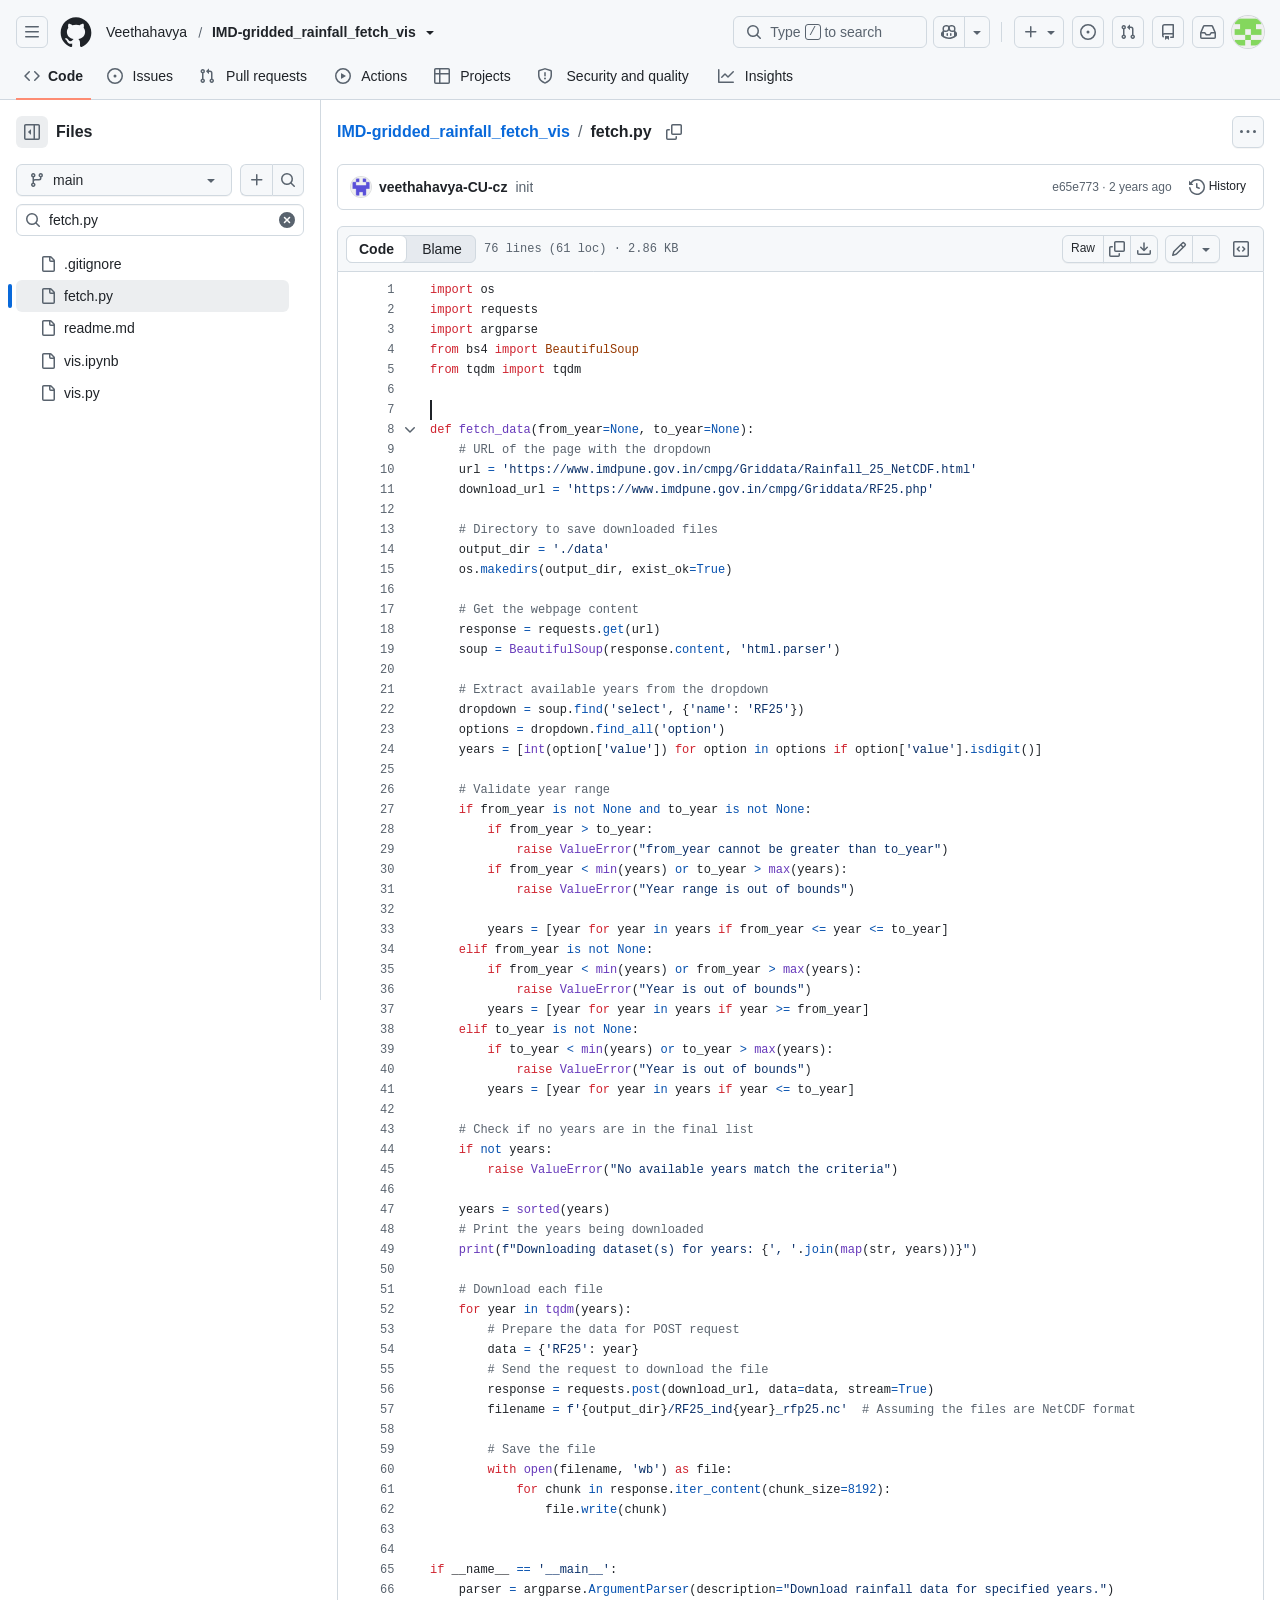
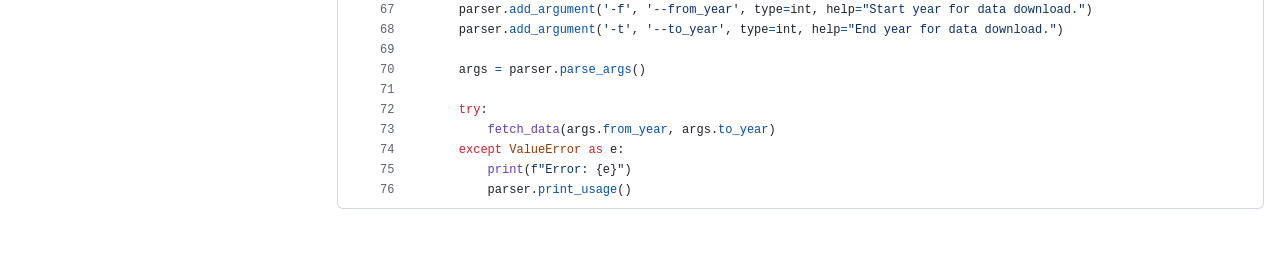
<file: IMD-gridded_rainfall_fetch_vis_fetch.py at main · Veethahavya_IMD-gridded_rainfall_fetch_vis.html>
<!DOCTYPE html>
<!-- saved from url=(0080)https://github.com/Veethahavya/IMD-gridded_rainfall_fetch_vis/blob/main/fetch.py -->
<html lang="en" data-color-mode="auto" data-light-theme="light" data-dark-theme="dark" data-a11y-animated-images="system" data-a11y-link-underlines="true" data-turbo-loaded="" class="js-focus-visible" data-js-focus-visible=""><head><meta http-equiv="Content-Type" content="text/html; charset=UTF-8"><style type="text/css">.turbo-progress-bar {
  position: fixed;
  display: block;
  top: 0;
  left: 0;
  height: 3px;
  background: #0076ff;
  z-index: 2147483647;
  transition:
    width 300ms ease-out,
    opacity 150ms 150ms ease-in;
  transform: translate3d(0, 0, 0);
}
</style><style>
:root {
  --fontStack-monospace: "Monaspace Neon", ui-monospace, SFMono-Regular, SF Mono, Menlo, Consolas, Liberation Mono, monospace !important;
}
</style>




  
    
  <link rel="dns-prefetch" href="https://github.githubassets.com/">
  <link rel="dns-prefetch" href="https://avatars.githubusercontent.com/">
  <link rel="dns-prefetch" href="https://github-cloud.s3.amazonaws.com/">
  <link rel="dns-prefetch" href="https://user-images.githubusercontent.com/">
  <link rel="preconnect" href="https://github.githubassets.com/" crossorigin="">
  <link rel="preconnect" href="https://avatars.githubusercontent.com/">

<script type="importmap" nonce="">{"imports":{"react":"https://github.githubassets.com/assets/react-376ca33a9466664f.js","react/compiler-runtime":"https://github.githubassets.com/assets/react-compiler-runtime-4610bd6d3de9c049.js","scheduler":"https://github.githubassets.com/assets/scheduler-58b860b049ca307c.js","react-dom":"https://github.githubassets.com/assets/react-dom-7cea470bc50e1fc3.js","react-dom/client":"https://github.githubassets.com/assets/react-dom-client-524a147cec1d5bf2.js","react-is":"https://github.githubassets.com/assets/react-is-2cc4b76875d9b0d8.js","react/jsx-dev-runtime":"https://github.githubassets.com/assets/react-jsx-dev-runtime-ea55d68667d559e5.js","react/jsx-runtime":"https://github.githubassets.com/assets/react-jsx-runtime-4915cb0f5b3aff04.js","react-reconciler":"https://github.githubassets.com/assets/react-reconciler-d318e9cce8fcc092.js"}}</script>
<meta name="react-profiling" content="0" data-turbo-transient="true">
<meta name="react-import-map" content="react,react-dom,react-dom/client,react-dom/profiling,react-is,react-reconciler,react/compiler-runtime,react/jsx-dev-runtime,react/jsx-runtime,scheduler@bff5c6a9e8e2" data-turbo-track="reload">
<link crossorigin="anonymous" rel="modulepreload" href="https://github.githubassets.com/assets/react-376ca33a9466664f.js">
<link crossorigin="anonymous" rel="modulepreload" href="https://github.githubassets.com/assets/react-compiler-runtime-4610bd6d3de9c049.js">
<link crossorigin="anonymous" rel="modulepreload" href="https://github.githubassets.com/assets/scheduler-58b860b049ca307c.js">
<link crossorigin="anonymous" rel="modulepreload" href="https://github.githubassets.com/assets/react-dom-7cea470bc50e1fc3.js">
<link crossorigin="anonymous" rel="modulepreload" href="https://github.githubassets.com/assets/react-dom-client-524a147cec1d5bf2.js">
<link crossorigin="anonymous" rel="modulepreload" href="https://github.githubassets.com/assets/react-is-2cc4b76875d9b0d8.js">
<link crossorigin="anonymous" rel="modulepreload" href="https://github.githubassets.com/assets/react-jsx-runtime-4915cb0f5b3aff04.js">
<link crossorigin="anonymous" rel="modulepreload" href="https://github.githubassets.com/assets/react-reconciler-d318e9cce8fcc092.js">

  


  <link crossorigin="anonymous" media="all" rel="stylesheet" href="./IMD-gridded_rainfall_fetch_vis_fetch.py at main · Veethahavya_IMD-gridded_rainfall_fetch_vis_files/light-99f877e9ddfc0e51.css"><link crossorigin="anonymous" media="all" rel="stylesheet" href="./IMD-gridded_rainfall_fetch_vis_fetch.py at main · Veethahavya_IMD-gridded_rainfall_fetch_vis_files/dark-79ad2ace604703b3.css"><link data-color-theme="light_high_contrast" crossorigin="anonymous" media="all" rel="stylesheet" data-href="https://github.githubassets.com/assets/light_high_contrast-48fdd0811afbab3c.css"><link data-color-theme="light_colorblind" crossorigin="anonymous" media="all" rel="stylesheet" data-href="https://github.githubassets.com/assets/light_colorblind-f4bf1142976e4bbf.css"><link data-color-theme="light_colorblind_high_contrast" crossorigin="anonymous" media="all" rel="stylesheet" data-href="https://github.githubassets.com/assets/light_colorblind_high_contrast-f661b49995ba0bd8.css"><link data-color-theme="light_tritanopia" crossorigin="anonymous" media="all" rel="stylesheet" data-href="https://github.githubassets.com/assets/light_tritanopia-0b38d22346321c92.css"><link data-color-theme="light_tritanopia_high_contrast" crossorigin="anonymous" media="all" rel="stylesheet" data-href="https://github.githubassets.com/assets/light_tritanopia_high_contrast-f1c62c9e70259b9f.css"><link data-color-theme="dark_high_contrast" crossorigin="anonymous" media="all" rel="stylesheet" data-href="https://github.githubassets.com/assets/dark_high_contrast-24484a076f02295f.css"><link data-color-theme="dark_colorblind" crossorigin="anonymous" media="all" rel="stylesheet" data-href="https://github.githubassets.com/assets/dark_colorblind-f50cacf0a86b9929.css"><link data-color-theme="dark_colorblind_high_contrast" crossorigin="anonymous" media="all" rel="stylesheet" data-href="https://github.githubassets.com/assets/dark_colorblind_high_contrast-e61d4f4ca17852c2.css"><link data-color-theme="dark_tritanopia" crossorigin="anonymous" media="all" rel="stylesheet" data-href="https://github.githubassets.com/assets/dark_tritanopia-39c10993d5603fac.css"><link data-color-theme="dark_tritanopia_high_contrast" crossorigin="anonymous" media="all" rel="stylesheet" data-href="https://github.githubassets.com/assets/dark_tritanopia_high_contrast-73236c840c0c7d90.css"><link data-color-theme="dark_dimmed" crossorigin="anonymous" media="all" rel="stylesheet" data-href="https://github.githubassets.com/assets/dark_dimmed-0de76f07cc035b10.css"><link data-color-theme="dark_dimmed_high_contrast" crossorigin="anonymous" media="all" rel="stylesheet" data-href="https://github.githubassets.com/assets/dark_dimmed_high_contrast-fd1500c8744e40d6.css">

  <style type="text/css">
    :root {
      --tab-size-preference: 4;
    }

    pre, code {
      tab-size: var(--tab-size-preference);
    }
  </style>

    <link crossorigin="anonymous" media="all" rel="stylesheet" href="./IMD-gridded_rainfall_fetch_vis_fetch.py at main · Veethahavya_IMD-gridded_rainfall_fetch_vis_files/primer-primitives-ed9ca172356fd545.css">
    <link crossorigin="anonymous" media="all" rel="stylesheet" href="./IMD-gridded_rainfall_fetch_vis_fetch.py at main · Veethahavya_IMD-gridded_rainfall_fetch_vis_files/primer-tailwind-compatible-330c475bd59f66d2.css">
    <link crossorigin="anonymous" media="all" rel="stylesheet" href="./IMD-gridded_rainfall_fetch_vis_fetch.py at main · Veethahavya_IMD-gridded_rainfall_fetch_vis_files/global-adcabba7b5c5d221.css">
    <link crossorigin="anonymous" media="all" rel="stylesheet" href="./IMD-gridded_rainfall_fetch_vis_fetch.py at main · Veethahavya_IMD-gridded_rainfall_fetch_vis_files/github-552513ad07a183a1.css">
    <link crossorigin="anonymous" media="all" rel="stylesheet" href="./IMD-gridded_rainfall_fetch_vis_fetch.py at main · Veethahavya_IMD-gridded_rainfall_fetch_vis_files/tailwind-46b53ca2d13bc09d.css">
  <link crossorigin="anonymous" media="all" rel="stylesheet" href="./IMD-gridded_rainfall_fetch_vis_fetch.py at main · Veethahavya_IMD-gridded_rainfall_fetch_vis_files/repository-11ee8a031c040c1a.css">
<link crossorigin="anonymous" media="all" rel="stylesheet" href="./IMD-gridded_rainfall_fetch_vis_fetch.py at main · Veethahavya_IMD-gridded_rainfall_fetch_vis_files/code-2d56bdb0166c0238.css">

  

  <script type="application/json" id="client-env">{"locale":"en","featureFlags":["actions_enable_background_steps","actions_workflow_language_service_allow_case_function","activity_diff_file_tree","activity_repos_file_tree","activity_repos_overview_header","activity_repos_overview_sidebar","agent_author_search_expansion","agent_author_search_expansion_ui_pulls","alternate_user_config_repo","billing_billable_licenses_cost_center_bucket_fix","billing_budget_expiration","billing_copilot_license_budget_use_license_count","billing_cost_center_list_assigned_resources","billing_discount_threshold_notification","billing_ui_budget_pagination_enabled","block_user_close_content","cca_show_aic_usage_per_session","ccr_files_changed_model_picker","ccr_implement_suggestion_refresh","code_quality_enablement_banner_targeting","code_quality_new_repo_selection_card","code_quality_remove_preview","code_view_checks_live_updates","code_view_json_404","code_view_raf_sticky_lines","codemirror_inp_optimizations","codespaces_prebuild_region_target_update","coding_agent_create_task_strip","coding_agent_third_party_model_ui","contentful_primer_code_blocks","copilot_agent_snippy","copilot_api_agentic_issue_marshal_yaml","copilot_automations_pagination","copilot_chat_clear_model_selection_for_default_change","copilot_chat_compact_tables","copilot_chat_disable_model_picker_while_streaming","copilot_chat_header_reorder","copilot_chat_increase_token_padding","copilot_chat_input_commands","copilot_chat_max_upsell","copilot_chat_minimize_contextual","copilot_chat_model_picker_promotions","copilot_chat_models_browser_cache","copilot_chat_new_topic_nudge","copilot_chat_opening_thread_switch","copilot_chat_reduce_quota_checks","copilot_chat_vision_dotcom_chat_ga_gate","copilot_chat_vision_preview_gate","copilot_css_textarea_autosize","copilot_custom_copilots","copilot_custom_copilots_feature_preview","copilot_diff_reference_context","copilot_duplicate_thread","copilot_extensions_removal_on_marketplace","copilot_fix_failed_workflows_all_skus","copilot_ftp_hyperspace_upgrade_prompt","copilot_hide_hovercard","copilot_immersive_code_block_transition_wrap","copilot_immersive_embedded_draggable","copilot_immersive_embedded_header_button","copilot_immersive_file_block_transition_open","copilot_immersive_file_preview_keep_mounted","copilot_immersive_suggestion_pills","copilot_immersive_task_hyperlinking","copilot_immersive_task_within_chat_thread","copilot_issue_list_show_more","copilot_mc_cli_resume_any_users_task","copilot_mission_control_agent_merge_fix_ci","copilot_mission_control_agent_merge_resolve_conflicts","copilot_mission_control_early_stop","copilot_mission_control_environment_list_icons","copilot_mission_control_managed_sandbox_environments","copilot_mission_control_needs_attention","copilot_mission_control_reasoning_effort","copilot_mission_control_sandbox_remote_bypass","copilot_mission_control_session_filters","copilot_mission_control_task_alive_updates","copilot_mission_control_task_sharing","copilot_org_policy_page_focus_mode","copilot_pr_chat_enhancements","copilot_premium_request_quotas","copilot_prominent_upgrade_button","copilot_resource_panel","copilot_settings_validation_ui","copilot_share_active_subthread","copilot_spaces_ga","copilot_spaces_individual_policies_ga","copilot_spark_handle_nil_friendly_name","copilot_swe_agent_authorization_status_ui","copilot_swe_agent_automation_resource_scoped_writes","copilot_swe_agent_hide_model_picker_if_only_auto","copilot_swe_agent_issue_comment_trigger","copilot_swe_agent_pr_comment_model_picker","copilot_swe_agent_pull_request_comment_trigger","copilot_swe_agent_pull_request_merged_trigger","copilot_swe_agent_pull_request_opened_trigger","copilot_swe_agent_pull_request_synchronize_trigger","copilot_swe_agent_use_subagents","copilot_task_api_github_rest_style","copilot_task_scoped_alive_channel","copilot_token_based_billing","copilot_unconfigured_is_inherited","copilot_user_can_upgrade_plan_field","copilot_workbench_sunset","copilot_workbench_sunset_redirect","copilot_workbench_ubb","dashboard_indexeddb_caching","dashboard_lists_max_age_filter","dashboard_surface_persistent_preferences","dashboard_universe_2025","dashboard_universe_2025_feedback_dialog","fgpat_permissions_selector_redesign","flex_cta_groups_mvp","flex_suite_disable_river_accordion_dither","github_models_scheduled_hydro_events","glc_code_quality_repo_settings_workflow_config","hide_github_models_ui","hide_groups_list_for_few_groups","hyperspace_2025_logged_out_batch_1","hyperspace_2025_logged_out_batch_2","hyperspace_2025_logged_out_batch_3","in_product_messaging_datadog_monitoring","ipm_global_transactional_message_copilot","ipm_global_transactional_message_issues","ipm_global_transactional_message_prs","ipm_global_transactional_message_repos","ipm_global_transactional_message_spaces","issue_fields_multi_select","issue_inline_avatars","issue_pinned_views","issue_pinned_views_optimistic_updates","issue_relative_time_micro","issue_viewer_checklist_conversions_tanstack_mutation","issue_viewer_subissues_optimistic_overlay","issues_dashboard_sso_structured_errors","issues_expanded_file_types","issues_hide_closed_sub_issues","issues_lazy_load_comment_box_suggestions","issues_react_chrome_container_query_fix","issues_react_include_bots_in_pickers","issues_react_ui_feedback","labels_archiving","labels_archiving_info","landing_pages_ninetailed","landing_pages_web_vitals_tracking","lifecycle_label_name_updates","marketing_pages_search_explore_provider","memex_default_issue_create_repository","memex_lazy_hydrate_agent_tasks","memex_live_update_hovercard","memex_mwl_filter_field_delimiter","memex_remove_deprecated_type_issue","memex_roadmap_drag_style","merge_queue_restricted_pushers_warning","merge_status_checks_refetch_dedupe","merge_status_header_feedback","oauth_authorize_clickjacking_protection","octocaptcha_origin_optimization","org_repos_filtered_list_layout","pr_sfv_new_diff_fetch","primer_react_css_anchor_positioning","primer_react_merged_forwarded_refs","property_definition_empty_state_suggestions","prs_copilot_app_open_action","prs_css_anchor_positioning","prs_live_updates_issue_comments","prx_files","pull_request_commit_checks_dialog","pull_request_copilot_attribution_header","pull_request_files_virtualization","pull_request_overview_panel_edit_description","pull_request_stacks_feedback_dialog","pull_request_stacks_rebase_conflict_instructions","pull_request_virtualization_image_estimate","pull_request_virtualization_loader_batching","pull_request_virtualization_scroll_compensation","pull_request_virtualization_scroll_intent","react_blob_isolate_code_lines","react_blob_overlay","react_blob_ssr_content_visibility","react_data_router_tanstack_allowed","react_sandbox_future_tanstack","repo_app_agents","repo_app_commits","repo_app_issues","repo_app_pull_requests","repo_app_turbo","repo_issues_sidebar_layout","repo_overview_ask_copilot","repos_contributors_limited_default_range","repos_finder_sidebar_layout","repository_suggester_elastic_search","review_involves_filter","rule_ignored_file_paths","rulesets_actor_list_editor","sample_network_conn_type","secret_scanning_pattern_alerts_link","security_center_artifact_filters_popover","see_who_reacted","semantic_similarity_duplicate_issue_detection","session_logs_ungroup_reasoning_text","site_banner_desktop_copilot_app","site_ghca_pixel_mona","site_github_app_business_enterprise_signup_ctas","site_github_app_ga_page","site_github_app_ga_page_highlight","site_github_app_mobile_native_share","site_global_banner_copilot_day","site_global_banner_dev_days_attendee","site_global_nav_spark_models_removed","spark_prompt_secret_scanning","spark_server_connection_status","suppress_automated_browser_vitals","swp_forms_disable_octocaptcha","thread_resolution_reason","track_notifications_settings_usage","ui_route_code_view","ui_route_repos","ui_service_referrer_metrics","unified_batch_pr_comments","update_issue_suggestions","user_code_paste_ux","viewscreen_sandbox","warn_inaccessible_attachments","webp_support","workbench_store_readonly","react_import_map","react_import_map"],"login":"reddyrevathiamulya-ctrl","githubDomain":"https://github.com","copilotApiOverrideUrl":"https://api.individual.githubcopilot.com","cmcApiUrl":"https://api.github.com/cmc_internal/api"}</script>
<link crossorigin="anonymous" rel="modulepreload" href="https://github.githubassets.com/assets/wp-runtime-ccf27d8117a4fb13.js">
<link crossorigin="anonymous" rel="modulepreload" href="https://github.githubassets.com/assets/app-foundation-745e774fe9113197.js">
<link crossorigin="anonymous" rel="modulepreload" href="https://github.githubassets.com/assets/app-runtime-9c65b1648c53008f.js">
<link crossorigin="anonymous" rel="modulepreload" href="https://github.githubassets.com/assets/fetch-utilities-ef80792c471f3488.js">
<link crossorigin="anonymous" rel="modulepreload" href="https://github.githubassets.com/assets/ser-564408e9198dff6d.js">
<script crossorigin="anonymous" type="module" src="./IMD-gridded_rainfall_fetch_vis_fetch.py at main · Veethahavya_IMD-gridded_rainfall_fetch_vis_files/environment-0fbd911f2d652b23.js.download" defer="defer"></script>
<link crossorigin="anonymous" media="all" rel="stylesheet" href="./IMD-gridded_rainfall_fetch_vis_fetch.py at main · Veethahavya_IMD-gridded_rainfall_fetch_vis_files/app-runtime.99b6c8a1276826b9.module.css">
<link crossorigin="anonymous" rel="modulepreload" href="https://github.githubassets.com/assets/catalyst-044fa3a2acdaf0a9.js">
<link crossorigin="anonymous" rel="modulepreload" href="https://github.githubassets.com/assets/selector-observer-e88088f989b27670.js">
<link crossorigin="anonymous" rel="modulepreload" href="https://github.githubassets.com/assets/relative-time-element-bbe413f4f344c84e.js">
<link crossorigin="anonymous" rel="modulepreload" href="https://github.githubassets.com/assets/by4-73006a52f155289f.js">
<link crossorigin="anonymous" rel="modulepreload" href="https://github.githubassets.com/assets/ja9-36f036c13c2e3a4c.js">
<link crossorigin="anonymous" rel="modulepreload" href="https://github.githubassets.com/assets/kw-866fd9513ae95106.js">
<link crossorigin="anonymous" rel="modulepreload" href="https://github.githubassets.com/assets/r1-b075aab3204f32f9.js">
<link crossorigin="anonymous" rel="modulepreload" href="https://github.githubassets.com/assets/jz5-7c5d1669717041f8.js">
<link crossorigin="anonymous" rel="modulepreload" href="https://github.githubassets.com/assets/hj-5126390ff433704d.js">
<link crossorigin="anonymous" rel="modulepreload" href="https://github.githubassets.com/assets/j05-dce4d588268f0f7e.js">
<script crossorigin="anonymous" type="module" src="./IMD-gridded_rainfall_fetch_vis_fetch.py at main · Veethahavya_IMD-gridded_rainfall_fetch_vis_files/github-elements-5df4d4109a175f37.js.download" defer="defer"></script>
<script crossorigin="anonymous" type="module" src="./IMD-gridded_rainfall_fetch_vis_fetch.py at main · Veethahavya_IMD-gridded_rainfall_fetch_vis_files/element-registry-796ce5b1337ce33b.js.download" defer="defer"></script>
<link crossorigin="anonymous" rel="modulepreload" href="https://github.githubassets.com/assets/runtime-helpers-f3f5d71440009c48.js">
<link crossorigin="anonymous" rel="modulepreload" href="https://github.githubassets.com/assets/aria-live-edd4f18194230d9e.js">
<link crossorigin="anonymous" rel="modulepreload" href="https://github.githubassets.com/assets/hotkey-5109c77d7ac61078.js">
<link crossorigin="anonymous" rel="modulepreload" href="https://github.githubassets.com/assets/react-core-638e063c3ca3a1e0.js">
<link crossorigin="anonymous" rel="modulepreload" href="https://github.githubassets.com/assets/04n-dae51ce63e330df2.js">
<link crossorigin="anonymous" rel="modulepreload" href="https://github.githubassets.com/assets/ur-024971cb63acad59.js">
<link crossorigin="anonymous" rel="modulepreload" href="https://github.githubassets.com/assets/4t-9933bcccf9a9524f.js">
<link crossorigin="anonymous" rel="modulepreload" href="https://github.githubassets.com/assets/6ny-c969fbae697a356f.js">
<link crossorigin="anonymous" rel="modulepreload" href="https://github.githubassets.com/assets/yhq-3a209035a30b1a09.js">
<link crossorigin="anonymous" rel="modulepreload" href="https://github.githubassets.com/assets/z1v-da5b33b877bfa358.js">
<link crossorigin="anonymous" rel="modulepreload" href="https://github.githubassets.com/assets/wo-09f85d22a6c8931b.js">
<link crossorigin="anonymous" rel="modulepreload" href="https://github.githubassets.com/assets/9y-2b7bbfe52237cd25.js">
<link crossorigin="anonymous" rel="modulepreload" href="https://github.githubassets.com/assets/j0-19938a946a79ab0b.js">
<link crossorigin="anonymous" rel="modulepreload" href="https://github.githubassets.com/assets/0p-50de93b282dbc67c.js">
<script crossorigin="anonymous" type="module" src="./IMD-gridded_rainfall_fetch_vis_fetch.py at main · Veethahavya_IMD-gridded_rainfall_fetch_vis_files/behaviors-62c9f99c3ac2bde6.js.download" defer="defer"></script>
<link crossorigin="anonymous" media="all" rel="stylesheet" href="./IMD-gridded_rainfall_fetch_vis_fetch.py at main · Veethahavya_IMD-gridded_rainfall_fetch_vis_files/react-core.4c9a086090148cab.module.css">
<link crossorigin="anonymous" rel="modulepreload" href="https://github.githubassets.com/assets/n9-97e2e5539969aaaf.js">
<script crossorigin="anonymous" type="module" src="./IMD-gridded_rainfall_fetch_vis_fetch.py at main · Veethahavya_IMD-gridded_rainfall_fetch_vis_files/codespaces-819170386ac4ea37.js.download" defer="defer"></script>
<link crossorigin="anonymous" rel="modulepreload" href="https://github.githubassets.com/assets/ic-991f04433f366e7b.js">
<script crossorigin="anonymous" type="module" src="./IMD-gridded_rainfall_fetch_vis_fetch.py at main · Veethahavya_IMD-gridded_rainfall_fetch_vis_files/repositories-297d72184a6a16bd.js.download" defer="defer"></script>
<script crossorigin="anonymous" type="module" src="./IMD-gridded_rainfall_fetch_vis_fetch.py at main · Veethahavya_IMD-gridded_rainfall_fetch_vis_files/code-menu-8b1abe7bf19d471f.js.download" defer="defer"></script>
  
  <link crossorigin="anonymous" rel="modulepreload" href="https://github.githubassets.com/assets/primer-react-99770b25d3ae86cc.js">
<link crossorigin="anonymous" rel="modulepreload" href="https://github.githubassets.com/assets/react-lib-3b03eb55bae46c70.js">
<link crossorigin="anonymous" rel="modulepreload" href="https://github.githubassets.com/assets/aq-ba5f008999aedbd0.js">
<link crossorigin="anonymous" rel="modulepreload" href="https://github.githubassets.com/assets/j6-363f0ebf4f62f310.js">
<link crossorigin="anonymous" rel="modulepreload" href="https://github.githubassets.com/assets/t7l-bf6f21d7e7a43c35.js">
<link crossorigin="anonymous" rel="modulepreload" href="https://github.githubassets.com/assets/fe-d4ff9040d7b9cfdd.js">
<link crossorigin="anonymous" rel="modulepreload" href="https://github.githubassets.com/assets/wsr-5fd3071e5a9061ab.js">
<link crossorigin="anonymous" rel="modulepreload" href="https://github.githubassets.com/assets/0n-27006551de0ea3c6.js">
<link crossorigin="anonymous" rel="modulepreload" href="https://github.githubassets.com/assets/xv-fd44d6364061192c.js">
<link crossorigin="anonymous" rel="modulepreload" href="https://github.githubassets.com/assets/n4u-6317ce1c31aed1db.js">
<link crossorigin="anonymous" rel="modulepreload" href="https://github.githubassets.com/assets/j8s-20bee5853bd6d53a.js">
<link crossorigin="anonymous" rel="modulepreload" href="https://github.githubassets.com/assets/la-de176c4ee471f2b3.js">
<link crossorigin="anonymous" rel="modulepreload" href="https://github.githubassets.com/assets/7c-23ff25de170a5d03.js">
<link crossorigin="anonymous" rel="modulepreload" href="https://github.githubassets.com/assets/59-b61a35adc589ce47.js">
<link crossorigin="anonymous" rel="modulepreload" href="https://github.githubassets.com/assets/lz-4a8b4eece624a2fc.js">
<link crossorigin="anonymous" rel="modulepreload" href="https://github.githubassets.com/assets/rx-fbbe1ed2a8cc0b51.js">
<link crossorigin="anonymous" rel="modulepreload" href="https://github.githubassets.com/assets/di-90e239d6aa6d1486.js">
<link crossorigin="anonymous" rel="modulepreload" href="https://github.githubassets.com/assets/3np-6060f1cb29fb2dae.js">
<link crossorigin="anonymous" rel="modulepreload" href="https://github.githubassets.com/assets/on-965308f70a2d682c.js">
<link crossorigin="anonymous" rel="modulepreload" href="https://github.githubassets.com/assets/bi0-4bed1f4a62a0f8ea.js">
<link crossorigin="anonymous" rel="modulepreload" href="https://github.githubassets.com/assets/b1-926e19ced9804633.js">
<link crossorigin="anonymous" rel="modulepreload" href="https://github.githubassets.com/assets/0l-53ba8edde75301ee.js">
<link crossorigin="anonymous" rel="modulepreload" href="https://github.githubassets.com/assets/c2z-99151942285230c1.js">
<link crossorigin="anonymous" rel="modulepreload" href="https://github.githubassets.com/assets/f9-038758dcbfe08dab.js">
<link crossorigin="anonymous" rel="modulepreload" href="https://github.githubassets.com/assets/sp-5feef5c4e990ec76.js">
<link crossorigin="anonymous" rel="modulepreload" href="https://github.githubassets.com/assets/0k-405e9dbe47329749.js">
<link crossorigin="anonymous" rel="modulepreload" href="https://github.githubassets.com/assets/og-4863b3c788c38888.js">
<link crossorigin="anonymous" rel="modulepreload" href="https://github.githubassets.com/assets/q5-fc1f2b54f1d10663.js">
<link crossorigin="anonymous" rel="modulepreload" href="https://github.githubassets.com/assets/qod-f529527753674fb0.js">
<link crossorigin="anonymous" rel="modulepreload" href="https://github.githubassets.com/assets/du-dc47d4c63c11d935.js">
<link crossorigin="anonymous" rel="modulepreload" href="https://github.githubassets.com/assets/ql0-5177acc6ac0728e1.js">
<link crossorigin="anonymous" rel="modulepreload" href="https://github.githubassets.com/assets/20x-9e01b7813f53aad8.js">
<link crossorigin="anonymous" rel="modulepreload" href="https://github.githubassets.com/assets/dsj-4cca625a20b72565.js">
<link crossorigin="anonymous" rel="modulepreload" href="https://github.githubassets.com/assets/j9-ad9cfc8b7c7c0112.js">
<link crossorigin="anonymous" rel="modulepreload" href="https://github.githubassets.com/assets/e84-4f0483ee8758d721.js">
<link crossorigin="anonymous" rel="modulepreload" href="https://github.githubassets.com/assets/cj-5a3fa35830fb92d6.js">
<link crossorigin="anonymous" rel="modulepreload" href="https://github.githubassets.com/assets/hct-5ad9184d295b6366.js">
<link crossorigin="anonymous" rel="modulepreload" href="https://github.githubassets.com/assets/gbu-762fd41f0d44025c.js">
<link crossorigin="anonymous" rel="modulepreload" href="https://github.githubassets.com/assets/bsb-4f4ac8c20da73fac.js">
<link crossorigin="anonymous" rel="modulepreload" href="https://github.githubassets.com/assets/ni-628c390947914c8c.js">
<link crossorigin="anonymous" rel="modulepreload" href="https://github.githubassets.com/assets/zyh-221f200f210454ea.js">
<link crossorigin="anonymous" rel="modulepreload" href="https://github.githubassets.com/assets/me-c78873f515ef6fcf.js">
<link crossorigin="anonymous" rel="modulepreload" href="https://github.githubassets.com/assets/pvt-ad0f73535fdcccef.js">
<link crossorigin="anonymous" rel="modulepreload" href="https://github.githubassets.com/assets/7cv-82953c2a210da80e.js">
<link crossorigin="anonymous" rel="modulepreload" href="https://github.githubassets.com/assets/4b-c63a3f3820a90d31.js">
<link crossorigin="anonymous" rel="modulepreload" href="https://github.githubassets.com/assets/ud-856915e8aabb391f.js">
<link crossorigin="anonymous" rel="modulepreload" href="https://github.githubassets.com/assets/gtp-76b236751541d86d.js">
<script crossorigin="anonymous" type="module" src="./IMD-gridded_rainfall_fetch_vis_fetch.py at main · Veethahavya_IMD-gridded_rainfall_fetch_vis_files/code-view-489916498eea5011.js.download" defer="defer"></script>
<link crossorigin="anonymous" media="all" rel="stylesheet" href="./IMD-gridded_rainfall_fetch_vis_fetch.py at main · Veethahavya_IMD-gridded_rainfall_fetch_vis_files/primer-react-css.f11ed11bbd6abe3b.module.css">
<link crossorigin="anonymous" media="all" rel="stylesheet" href="./IMD-gridded_rainfall_fetch_vis_fetch.py at main · Veethahavya_IMD-gridded_rainfall_fetch_vis_files/ql0.6777f6fa022c4474.module.css">
<link crossorigin="anonymous" media="all" rel="stylesheet" href="./IMD-gridded_rainfall_fetch_vis_fetch.py at main · Veethahavya_IMD-gridded_rainfall_fetch_vis_files/ni.97fe319f2cb876cb.module.css">
<link crossorigin="anonymous" media="all" rel="stylesheet" href="./IMD-gridded_rainfall_fetch_vis_fetch.py at main · Veethahavya_IMD-gridded_rainfall_fetch_vis_files/4b.a4df86018b6dbde8.module.css">
<link crossorigin="anonymous" media="all" rel="stylesheet" href="./IMD-gridded_rainfall_fetch_vis_fetch.py at main · Veethahavya_IMD-gridded_rainfall_fetch_vis_files/ud.c9d55eba6b93b24e.module.css">
<link crossorigin="anonymous" media="all" rel="stylesheet" href="./IMD-gridded_rainfall_fetch_vis_fetch.py at main · Veethahavya_IMD-gridded_rainfall_fetch_vis_files/code-view.33589590c974a76a.module.css">


  <title>IMD-gridded_rainfall_fetch_vis/fetch.py at main · Veethahavya/IMD-gridded_rainfall_fetch_vis</title>



  <meta name="route-pattern" content="/:user_id/:repository" data-turbo-transient="">
  <meta name="route-controller" content="files" data-turbo-transient="">
  <meta name="route-action" content="disambiguate" data-turbo-transient="">
  <meta name="fetch-nonce" content="v2:8881fd09-7c56-9c14-8653-3cee069cbba8">

    
  <meta name="current-catalog-service-hash" content="f3abb0cc802f3d7b95fc8762b94bdcb13bf39634c40c357301c4aa1d67a256fb">


  <meta name="request-id" content="CEE1:2411F7:145B9B:1BF570:6A9B634B" data-turbo-transient="true"><meta name="html-safe-nonce" content="e725bc46e2d0849cce97d6ab3477ed7649b04f376d5afddebf1636edb7fd37d0" data-turbo-transient="true"><meta name="visitor-payload" content="eyJyZWZlcnJlciI6Imh0dHBzOi8vZ2l0aHViLmNvbS9WZWV0aGFoYXZ5YS9JTUQtZ3JpZGRlZF9yYWluZmFsbF9mZXRjaF92aXM/[base64]" data-turbo-transient="true"><meta name="visitor-hmac" content="6b37ae33b522679c08b635c7796e7fe55d3afadc867ef0f86e3bb6b6ca0371be" data-turbo-transient="true">


    <meta name="hovercard-subject-tag" content="repository:835828877" data-turbo-transient="">


  <meta name="github-keyboard-shortcuts" content="repository,copilot" data-turbo-transient="true">
  

  <meta name="selected-link" value="repo_source" data-turbo-transient="">
  <link rel="assets" href="https://github.githubassets.com/">

    <meta name="google-site-verification" content="Apib7-x98H0j5cPqHWwSMm6dNU4GmODRoqxLiDzdx9I">

<meta name="octolytics-url" content="https://collector.github.com/github/collect"><meta name="octolytics-actor-id" content="319002349"><meta name="octolytics-actor-login" content="reddyrevathiamulya-ctrl"><meta name="octolytics-actor-hash" content="ce4ed2b798d75e89f9560f8cc3a9a447911d56b0b969cc14efbd68066af2ad2a">





  <meta name="analytics-location" content="/&lt;user-name&gt;/&lt;repo-name&gt;" data-turbo-transient="true">

  




    <meta name="user-login" content="reddyrevathiamulya-ctrl">

  <link rel="sudo-modal" href="https://github.com/sessions/sudo_modal">

    <meta name="viewport" content="width=device-width">

    

      <meta name="description" content="Fetch and Visualise Gridded daily rainfall data offered by the Indian Meteorological Department (IMD) as yearlong datasets with 0.25x0.25 degree resolution - Veethahavya/IMD-gridded_rainfall_fetch_vis">

      <link rel="search" type="application/opensearchdescription+xml" href="https://github.com/opensearch.xml" title="GitHub">

    <link rel="fluid-icon" href="https://github.com/fluidicon.png" title="GitHub">
    <meta property="fb:app_id" content="1401488693436528">
    <meta name="apple-itunes-app" content="app-id=1477376905, app-argument=https://github.com/Veethahavya/IMD-gridded_rainfall_fetch_vis?utm_source=chatgpt.com">

      <meta name="twitter:image" content="https://opengraph.githubassets.com/e1f8a9b5241b18654f1bf92768c1fb5bb23be8c91499414fa9b9b805064dfd05/Veethahavya/IMD-gridded_rainfall_fetch_vis"><meta name="twitter:site" content="@github"><meta name="twitter:card" content="summary_large_image"><meta name="twitter:title" content="Veethahavya/IMD-gridded_rainfall_fetch_vis: Fetch and Visualise Gridded daily rainfall data offered by the Indian Meteorological Department (IMD) as yearlong datasets with 0.25x0.25 degree resolution"><meta name="twitter:description" content="Fetch and Visualise Gridded daily rainfall data offered by the Indian Meteorological Department (IMD) as yearlong datasets with 0.25x0.25 degree resolution - Veethahavya/IMD-gridded_rainfall_fetch_vis">
  <meta property="og:image" content="https://opengraph.githubassets.com/e1f8a9b5241b18654f1bf92768c1fb5bb23be8c91499414fa9b9b805064dfd05/Veethahavya/IMD-gridded_rainfall_fetch_vis"><meta property="og:image:alt" content="Fetch and Visualise Gridded daily rainfall data offered by the Indian Meteorological Department (IMD) as yearlong datasets with 0.25x0.25 degree resolution - Veethahavya/IMD-gridded_rainfall_fetch_vis"><meta property="og:image:width" content="1200"><meta property="og:image:height" content="600"><meta property="og:site_name" content="GitHub"><meta property="og:type" content="object"><meta property="og:title" content="Veethahavya/IMD-gridded_rainfall_fetch_vis: Fetch and Visualise Gridded daily rainfall data offered by the Indian Meteorological Department (IMD) as yearlong datasets with 0.25x0.25 degree resolution"><meta property="og:url" content="https://github.com/Veethahavya/IMD-gridded_rainfall_fetch_vis"><meta property="og:description" content="Fetch and Visualise Gridded daily rainfall data offered by the Indian Meteorological Department (IMD) as yearlong datasets with 0.25x0.25 degree resolution - Veethahavya/IMD-gridded_rainfall_fetch_vis">
  


      <link rel="shared-web-socket" href="wss://alive.github.com/_sockets/u/319002349/ws?session=eyJ2IjoiVjMiLCJ1IjozMTkwMDIzNDksInMiOjIyODAyODc4MTAsImMiOjE0MjczODc0NzcsInQiOjE3ODg1NjgzOTV9--c75addf730659758616464b05896d40d47d84d17cdbbae1cd992745c08d138e3" data-refresh-url="/_alive" data-session-id="b7a9dd7390ade00bb74a3d6acc04055e9b84a077efa7bb7560fda1c760d312c4">

      <link rel="service-worker-src" href="https://github.com/assets-cdn/worker/service-worker-60309ddfc7d00525.js?current_user=reddyrevathiamulya-ctrl&amp;errors_url=https%3A%2F%2Fapi.github.com%2F_private%2Fbrowser%2Ferrors&amp;release=5b06e85a99d761152c2d295d58f760e3952002cb&amp;actor_id=319002349&amp;is_staff=false&amp;analytics_collector_url=https%3A%2F%2Fcollector.github.com%2Fgithub%2Fcollect">

      <meta name="hostname" content="github.com">


      <meta name="keyboard-shortcuts-preference" content="all">
      <meta name="hovercards-preference" content="true">
      <meta name="announcement-preference-hovercard" content="true">

        <meta name="expected-hostname" content="github.com">


  <meta http-equiv="x-pjax-version" content="62029f95264e8fa76808b76ed417c6fcef270afaa77070a1f1876837d550e536" data-turbo-track="reload">
  <meta http-equiv="x-pjax-csp-version" content="2af6a6627810d190be616096b617c8f37a1419b9435f76190f0e0d7638222ac1" data-turbo-track="reload">
  <meta http-equiv="x-pjax-css-version" content="b7a4653359baeee3d827ca91d7c149e4962234557341efae58fad4aa5ce82a0a" data-turbo-track="reload">
  <meta http-equiv="x-pjax-js-version" content="b643a50ebae61284c6fe4c09cbe293b840cac4a87391b1e1c2343904aa54d5b7" data-turbo-track="reload">

  <meta name="turbo-cache-control" content="no-preview" data-turbo-transient="">

      <meta name="turbo-cache-control" content="no-cache" data-turbo-transient="">

    <meta data-hydrostats="publish">

  <meta name="go-import" content="github.com/Veethahavya/IMD-gridded_rainfall_fetch_vis git https://github.com/Veethahavya/IMD-gridded_rainfall_fetch_vis.git">

  <meta name="octolytics-dimension-user_id" content="14050804"><meta name="octolytics-dimension-user_login" content="Veethahavya"><meta name="octolytics-dimension-repository_id" content="835828877"><meta name="octolytics-dimension-repository_nwo" content="Veethahavya/IMD-gridded_rainfall_fetch_vis"><meta name="octolytics-dimension-repository_public" content="true"><meta name="octolytics-dimension-repository_is_fork" content="false"><meta name="octolytics-dimension-repository_network_root_id" content="835828877"><meta name="octolytics-dimension-repository_network_root_nwo" content="Veethahavya/IMD-gridded_rainfall_fetch_vis">
  <meta name="current-repo-nwo" content="Veethahavya/IMD-gridded_rainfall_fetch_vis">



    

    <meta name="turbo-body-classes" content="logged-in env-production page-responsive text-rendering-optimize-speed">
  <meta name="disable-turbo" content="false">


  <meta name="browser-stats-url" content="https://api.github.com/_private/browser/stats">


  <meta name="browser-errors-url" content="https://api.github.com/_private/browser/errors">

  <meta name="release" content="5b06e85a99d761152c2d295d58f760e3952002cb" data-turbo-track="reload">
  <meta name="ui-target" content="full">

  <link rel="mask-icon" href="https://github.githubassets.com/assets/pinned-octocat-093da3e6fa40.svg" color="#000000">
  <link rel="alternate icon" class="js-site-favicon" type="image/png" href="https://github.githubassets.com/favicons/favicon-dark.png">
  <link rel="icon" class="js-site-favicon" type="image/svg+xml" href="https://github.githubassets.com/favicons/favicon-dark.svg" data-base-href="https://github.githubassets.com/favicons/favicon">

<meta name="theme-color" content="#1e2327">
<meta name="color-scheme" content="light dark">


  <link rel="manifest" href="https://github.com/manifest.json" crossorigin="use-credentials">

  <link rel="stylesheet" type="text/css" href="./IMD-gridded_rainfall_fetch_vis_fetch.py at main · Veethahavya_IMD-gridded_rainfall_fetch_vis_files/bv.40af25841d6cec3a.module.css" crossorigin="anonymous"><link rel="stylesheet" type="text/css" href="./IMD-gridded_rainfall_fetch_vis_fetch.py at main · Veethahavya_IMD-gridded_rainfall_fetch_vis_files/u2l.4dcb5274b0b2a0bb.module.css" crossorigin="anonymous"><link rel="stylesheet" type="text/css" href="./IMD-gridded_rainfall_fetch_vis_fetch.py at main · Veethahavya_IMD-gridded_rainfall_fetch_vis_files/5j.a53928633e8124e7.module.css" crossorigin="anonymous"><link rel="stylesheet" type="text/css" href="./IMD-gridded_rainfall_fetch_vis_fetch.py at main · Veethahavya_IMD-gridded_rainfall_fetch_vis_files/fj.e1f8d910ec103307.module.css" crossorigin="anonymous"><link rel="stylesheet" type="text/css" href="./IMD-gridded_rainfall_fetch_vis_fetch.py at main · Veethahavya_IMD-gridded_rainfall_fetch_vis_files/5r.aae84376abc656a1.module.css" crossorigin="anonymous"><link rel="stylesheet" type="text/css" href="./IMD-gridded_rainfall_fetch_vis_fetch.py at main · Veethahavya_IMD-gridded_rainfall_fetch_vis_files/fg.adb81b70ebd48273.module.css" crossorigin="anonymous"><link rel="stylesheet" type="text/css" href="./IMD-gridded_rainfall_fetch_vis_fetch.py at main · Veethahavya_IMD-gridded_rainfall_fetch_vis_files/0.c250cecd40557652.module.css" crossorigin="anonymous"><link rel="stylesheet" type="text/css" href="./IMD-gridded_rainfall_fetch_vis_fetch.py at main · Veethahavya_IMD-gridded_rainfall_fetch_vis_files/ya.6a56a53bacc14c2d.module.css" crossorigin="anonymous"><link rel="stylesheet" type="text/css" href="./IMD-gridded_rainfall_fetch_vis_fetch.py at main · Veethahavya_IMD-gridded_rainfall_fetch_vis_files/s.73f2fb8c4e84d9fa.module.css" crossorigin="anonymous"><link rel="stylesheet" type="text/css" href="./IMD-gridded_rainfall_fetch_vis_fetch.py at main · Veethahavya_IMD-gridded_rainfall_fetch_vis_files/p.38f622a369895a61.module.css" crossorigin="anonymous"><link rel="stylesheet" type="text/css" href="./IMD-gridded_rainfall_fetch_vis_fetch.py at main · Veethahavya_IMD-gridded_rainfall_fetch_vis_files/ig.9fdf6ed0d1e3d726.module.css" crossorigin="anonymous"><link rel="stylesheet" type="text/css" href="./IMD-gridded_rainfall_fetch_vis_fetch.py at main · Veethahavya_IMD-gridded_rainfall_fetch_vis_files/u.d7bdfb98b5635c5f.module.css" crossorigin="anonymous"><link rel="stylesheet" type="text/css" href="./IMD-gridded_rainfall_fetch_vis_fetch.py at main · Veethahavya_IMD-gridded_rainfall_fetch_vis_files/8t.ca7745c11132fbd3.module.css" crossorigin="anonymous"><link rel="stylesheet" type="text/css" href="./IMD-gridded_rainfall_fetch_vis_fetch.py at main · Veethahavya_IMD-gridded_rainfall_fetch_vis_files/1d.b16a1ccc2ea0f1ee.module.css" crossorigin="anonymous"><link rel="stylesheet" type="text/css" href="./IMD-gridded_rainfall_fetch_vis_fetch.py at main · Veethahavya_IMD-gridded_rainfall_fetch_vis_files/zy.d5ef4f8ca84200f2.module.css" crossorigin="anonymous"><link rel="stylesheet" type="text/css" href="./IMD-gridded_rainfall_fetch_vis_fetch.py at main · Veethahavya_IMD-gridded_rainfall_fetch_vis_files/w.3b450796cb31e0f5.module.css" crossorigin="anonymous"><link rel="stylesheet" type="text/css" href="./IMD-gridded_rainfall_fetch_vis_fetch.py at main · Veethahavya_IMD-gridded_rainfall_fetch_vis_files/ey.bff346dbe55030f0.module.css" crossorigin="anonymous"><link rel="stylesheet" type="text/css" href="./IMD-gridded_rainfall_fetch_vis_fetch.py at main · Veethahavya_IMD-gridded_rainfall_fetch_vis_files/xa.c917f948a1a8cb80.module.css" crossorigin="anonymous"><link rel="stylesheet" type="text/css" href="./IMD-gridded_rainfall_fetch_vis_fetch.py at main · Veethahavya_IMD-gridded_rainfall_fetch_vis_files/z.55fe3dd12e673bad.module.css" crossorigin="anonymous"><link rel="stylesheet" type="text/css" href="./IMD-gridded_rainfall_fetch_vis_fetch.py at main · Veethahavya_IMD-gridded_rainfall_fetch_vis_files/m5.0aacc8a710bfc4db.module.css" crossorigin="anonymous"><link rel="stylesheet" type="text/css" href="./IMD-gridded_rainfall_fetch_vis_fetch.py at main · Veethahavya_IMD-gridded_rainfall_fetch_vis_files/xu.3f941b67412b21b6.module.css" crossorigin="anonymous"><link rel="stylesheet" type="text/css" href="./IMD-gridded_rainfall_fetch_vis_fetch.py at main · Veethahavya_IMD-gridded_rainfall_fetch_vis_files/8c.b412fdd86ba549c7.module.css" crossorigin="anonymous"><link rel="stylesheet" type="text/css" href="./IMD-gridded_rainfall_fetch_vis_fetch.py at main · Veethahavya_IMD-gridded_rainfall_fetch_vis_files/h0.9d579518cd604521.module.css" crossorigin="anonymous"></head>

  <body class="logged-in env-production page-responsive text-rendering-optimize-speed" style="word-wrap: break-word;">
    <div data-turbo-body="" class="logged-in env-production page-responsive text-rendering-optimize-speed" style="word-wrap: break-word;">
      <div id="__primerPortalRoot__" style="z-index: 1000; position: absolute; width: 100%;" data-turbo-permanent=""></div>
      

    <div class="position-relative header-wrapper js-header-wrapper ">
      <a href="https://github.com/Veethahavya/IMD-gridded_rainfall_fetch_vis/blob/main/fetch.py#start-of-content" data-skip-target-assigned="false" class="tmp-p-3 color-bg-accent-emphasis color-fg-on-emphasis show-on-focus js-skip-to-content">Skip to content</a>

      <span data-view-component="true" class="progress-pjax-loader Progress position-fixed width-full">
    <span style="width: 0%;" data-view-component="true" class="Progress-item progress-pjax-loader-bar left-0 top-0 color-bg-accent-emphasis"></span>
</span>      
      <link crossorigin="anonymous" rel="modulepreload" href="https://github.githubassets.com/assets/l7j-a8c3c3ab9790e365.js" fetchpriority="low">
<link crossorigin="anonymous" rel="modulepreload" href="https://github.githubassets.com/assets/keyboard-shortcuts-dialog-9951cc01af90b6be.js" fetchpriority="low">
<link crossorigin="anonymous" media="all" rel="stylesheet" href="./IMD-gridded_rainfall_fetch_vis_fetch.py at main · Veethahavya_IMD-gridded_rainfall_fetch_vis_files/primer-react-css.f11ed11bbd6abe3b.module.css">
<link crossorigin="anonymous" media="all" rel="stylesheet" href="./IMD-gridded_rainfall_fetch_vis_fetch.py at main · Veethahavya_IMD-gridded_rainfall_fetch_vis_files/keyboard-shortcuts-dialog.34d1dc1b4d4dfc63.module.css">

<react-partial partial-name="keyboard-shortcuts-dialog" data-ssr="false" data-attempted-ssr="false" data-react-profiling="false" data-catalyst="" class="loaded">
  
  <script type="application/json" data-target="react-partial.embeddedData">{"props":{"docsUrl":"https://docs.github.com/get-started/accessibility/keyboard-shortcuts"}}</script>
  <div data-target="react-partial.reactRoot"><div class="d-none"></div></div>
</react-partial>





      

          

                  <link crossorigin="anonymous" rel="modulepreload" href="https://github.githubassets.com/assets/jt-db19affe6868a154.js" fetchpriority="low">
<link crossorigin="anonymous" rel="modulepreload" href="https://github.githubassets.com/assets/6n7-4b5f0fca9569927c.js" fetchpriority="low">
<link crossorigin="anonymous" rel="modulepreload" href="https://github.githubassets.com/assets/3h-d694a42adb9ed4b6.js" fetchpriority="low">
<link crossorigin="anonymous" rel="modulepreload" href="https://github.githubassets.com/assets/dgq-51961710906a82c1.js" fetchpriority="low">
<link crossorigin="anonymous" rel="modulepreload" href="https://github.githubassets.com/assets/naj-df21253c9b70e56a.js" fetchpriority="low">
<link crossorigin="anonymous" rel="modulepreload" href="https://github.githubassets.com/assets/rws-de4f8f7cb26a59f6.js" fetchpriority="low">
<link crossorigin="anonymous" rel="modulepreload" href="https://github.githubassets.com/assets/2j-ff62ca81c3e13893.js" fetchpriority="low">
<link crossorigin="anonymous" rel="modulepreload" href="https://github.githubassets.com/assets/ge-23bf8e530d9738c6.js" fetchpriority="low">
<link crossorigin="anonymous" rel="modulepreload" href="https://github.githubassets.com/assets/dj-7f24115e3a425e15.js" fetchpriority="low">
<link crossorigin="anonymous" rel="modulepreload" href="https://github.githubassets.com/assets/global-nav-bar-f2f95d3d0597e597.js" fetchpriority="low">
<link crossorigin="anonymous" media="all" rel="stylesheet" href="./IMD-gridded_rainfall_fetch_vis_fetch.py at main · Veethahavya_IMD-gridded_rainfall_fetch_vis_files/primer-react-css.f11ed11bbd6abe3b.module.css">
<link crossorigin="anonymous" media="all" rel="stylesheet" href="./IMD-gridded_rainfall_fetch_vis_fetch.py at main · Veethahavya_IMD-gridded_rainfall_fetch_vis_files/ql0.6777f6fa022c4474.module.css">
<link crossorigin="anonymous" media="all" rel="stylesheet" href="./IMD-gridded_rainfall_fetch_vis_fetch.py at main · Veethahavya_IMD-gridded_rainfall_fetch_vis_files/global-nav-bar.a51c440487239e98.module.css">

<react-partial partial-name="global-nav-bar" data-ssr="true" data-attempted-ssr="true" data-react-profiling="false" data-catalyst="" class="loaded">
  
  <script type="application/json" data-target="react-partial.embeddedData">{"props":{"contextRegion":{"crumbs":[{"crumb_type":"user","label":"Veethahavya","is_root":false,"href":"/Veethahavya"},{"crumb_type":"repository","label":"IMD-gridded_rainfall_fetch_vis","is_root":false,"href":"/Veethahavya/IMD-gridded_rainfall_fetch_vis"}],"localNavigation":[{"id":"code","icon":"code","label":"Code","href":"/Veethahavya/IMD-gridded_rainfall_fetch_vis","selectedLinks":["repo_source","repo_downloads","repo_commits","repo_releases","repo_tags","repo_branches","repo_packages","repo_deployments","repo_attestations"],"popoverTarget":false,"commandId":"repositories:go-to-code","reactNav":{"appTarget":"code-view","anchor":"code-view-repo-link"},"turboNav":{"frame":"repo-content-turbo-frame"}},{"id":"issues","icon":"issue-opened","label":"Issues","href":"/Veethahavya/IMD-gridded_rainfall_fetch_vis/issues","selectedLinks":["repo_issues","repo_labels","repo_milestones"],"count":0,"popoverTarget":false,"commandId":"repositories:go-to-issues","reactNav":{"appTarget":"issues-react","anchor":null},"turboNav":{"frame":"repo-content-turbo-frame"}},{"id":"pull-requests","icon":"git-pull-request","label":"Pull requests","href":"/Veethahavya/IMD-gridded_rainfall_fetch_vis/pulls","selectedLinks":["repo_pulls","checks"],"count":0,"popoverTarget":false,"commandId":"repositories:go-to-pull-requests","reactNav":{"appTarget":null,"anchor":null},"turboNav":{"frame":"repo-content-turbo-frame"}},{"id":"actions","icon":"play","label":"Actions","href":"/Veethahavya/IMD-gridded_rainfall_fetch_vis/actions","selectedLinks":["repo_actions"],"popoverTarget":false,"commandId":"repositories:go-to-actions","reactNav":{"appTarget":null,"anchor":null},"turboNav":{"frame":"repo-content-turbo-frame"}},{"id":"projects","icon":"table","label":"Projects","href":"/Veethahavya/IMD-gridded_rainfall_fetch_vis/projects","selectedLinks":["repo_projects","new_repo_project","repo_project"],"popoverTarget":false,"commandId":"repositories:go-to-projects","reactNav":{"appTarget":null,"anchor":null},"turboNav":{"frame":"repo-content-turbo-frame"}},{"id":"security-and-quality","icon":"shield","label":"Security and quality","href":"/Veethahavya/IMD-gridded_rainfall_fetch_vis/security","selectedLinks":["security","overview","alerts","policy","token_scanning","code_scanning"],"count":0,"popoverTarget":false,"commandId":"repositories:go-to-security","reactNav":{"appTarget":null,"anchor":null},"turboNav":{"frame":"repo-content-turbo-frame"}},{"id":"insights","icon":"graph","label":"Insights","href":"/Veethahavya/IMD-gridded_rainfall_fetch_vis/pulse","selectedLinks":["repo_graphs","repo_contributors","dependency_graph","dependabot_updates","pulse","people","community"],"popoverTarget":false,"commandId":"repositories:go-to-insights","reactNav":{"appTarget":null,"anchor":null},"turboNav":{"frame":"repo-content-turbo-frame"}}],"localNavigationUpdateChannel":"eyJjIjoicmVwbzo4MzU4Mjg4Nzc6dXNlcjozMTkwMDIzNDk6c2V0dGluZ3MiLCJ0IjoxNzg4NTY4Mzk1fQ==--41471d445474d822ffb057fb68c95529050092d4f27a9db9cee8b626525d1af7","selectedLink":null,"currentPath":"/Veethahavya/IMD-gridded_rainfall_fetch_vis"},"userMenu":{"owner":{"login":"reddyrevathiamulya-ctrl","name":null,"avatarUrl":"https://avatars.githubusercontent.com/u/319002349?v=4"}},"headerLogo":{"href":"/","aria-label":"Homepage "},"notifications":{"indicatorMode":"none","websocketChannel":"eyJjIjoibm90aWZpY2F0aW9uLWNoYW5nZWQ6MzE5MDAyMzQ5IiwidCI6MTc4ODU2ODM5NX0=--0033c1a2d8ce828796e2812930aaf684e2d08c470d7c4ba2594978c41b4e4938","fetchIndicatorSrc":"/notifications/indicator","fetchIndicatorEnabled":true},"issues":{"href":"/issues"},"pulls":{"href":"/pulls"},"contributedRepos":{"href":"/repos"},"copilot":{"show":true,"showAgentsButton":false,"copilotChatUrl":"/github-copilot/chat?skip_anchor=true","copilotApiUrl":"https://api.individual.githubcopilot.com"},"search":{"show":true,"showCommandPalette":false,"isSearchPage":false,"isJumpToSearch":false,"searchContext":{"scope":"repo:Veethahavya/IMD-gridded_rainfall_fetch_vis","current_repo_name":"IMD-gridded_rainfall_fetch_vis","current_repo_nwo":"Veethahavya/IMD-gridded_rainfall_fetch_vis","user_id":"Veethahavya"}},"enterpriseBanner":{"show":false},"globalTransactionalMessage":[],"payloadsUrl":"/_global-navigation/payloads.json?can_toggle_site_admin_and_employee_status=0\u0026is_admin_mode_on=0\u0026is_ui_opted_out=0\u0026show_ui_opt_out=0\u0026v=1"}}</script>
  <div data-target="react-partial.reactRoot"><link rel="preload" as="image" href="./IMD-gridded_rainfall_fetch_vis_fetch.py at main · Veethahavya_IMD-gridded_rainfall_fetch_vis_files/319002349"><header role="banner" aria-label="Global navigation menu" data-component="Stack" class="GlobalNav styles-module__appHeader__YzYWk prc-Stack-Stack-UQ9k6" data-gap="none" data-direction="vertical" data-align="stretch" data-wrap="nowrap" data-justify="start" data-padding="none"><div data-component="Stack" class="prc-Stack-Stack-UQ9k6" data-direction="horizontal" data-align="center" data-wrap="nowrap" data-justify="center" data-padding="none"><div data-testid="top-nav-left" data-component="Stack" class="styles-module__left__Fylw7 styles-module__withLocalNavigation__rjTJ_ prc-Stack-Stack-UQ9k6" data-gap="condensed" data-direction="horizontal" data-align="stretch" data-wrap="nowrap" data-justify="start" data-padding="normal"><div data-loading-wrapper="true"><button data-component="IconButton" type="button" aria-haspopup="dialog" class="prc-Button-ButtonBase-9n-Xk styles-module__appHeaderButton__axedQ prc-Button-IconButton-fyge7" data-loading="false" data-no-visuals="true" data-size="medium" data-variant="invisible" aria-labelledby="_R_1b5_"><svg data-component="Octicon" aria-hidden="true" focusable="false" class="octicon octicon-three-bars" viewBox="0 0 16 16" width="16" height="16" fill="currentColor" display="inline-block" overflow="visible" style="vertical-align:text-bottom"><path d="M1 2.75A.75.75 0 0 1 1.75 2h12.5a.75.75 0 0 1 0 1.5H1.75A.75.75 0 0 1 1 2.75Zm0 5A.75.75 0 0 1 1.75 7h12.5a.75.75 0 0 1 0 1.5H1.75A.75.75 0 0 1 1 7.75ZM1.75 12h12.5a.75.75 0 0 1 0 1.5H1.75a.75.75 0 0 1 0-1.5Z"></path></svg></button></div><span class="prc-TooltipV2-Tooltip-tLeuB" data-direction="s" data-component="Tooltip" aria-hidden="true" id="_R_1b5_" popover="auto">Open menu</span><div class="d-none"></div><a data-component="IconButton" type="button" class="prc-Button-ButtonBase-9n-Xk styles-module__appHeaderHome__nkA_U prc-Button-IconButton-fyge7" data-loading="false" data-no-visuals="true" data-size="medium" data-variant="invisible" aria-labelledby="_R_1j5_" href="https://github.com/" data-discover="true"><svg data-component="Octicon" aria-hidden="true" focusable="false" class="octicon octicon-mark-github" viewBox="0 0 24 24" width="32" height="32" fill="currentColor" display="inline-block" overflow="visible" style="vertical-align:text-bottom"><path d="M10.226 17.284c-2.965-.36-5.054-2.493-5.054-5.256 0-1.123.404-2.336 1.078-3.144-.292-.741-.247-2.314.09-2.965.898-.112 2.111.36 2.83 1.01.853-.269 1.752-.404 2.853-.404 1.1 0 1.999.135 2.807.382.696-.629 1.932-1.1 2.83-.988.315.606.36 2.179.067 2.942.72.854 1.101 2 1.101 3.167 0 2.763-2.089 4.852-5.098 5.234.763.494 1.28 1.572 1.28 2.807v2.336c0 .674.561 1.056 1.235.786 4.066-1.55 7.255-5.615 7.255-10.646C23.5 6.188 18.334 1 11.978 1 5.62 1 .5 6.188.5 12.545c0 4.986 3.167 9.12 7.435 10.669.606.225 1.19-.18 1.19-.786V20.63a2.9 2.9 0 0 1-1.078.224c-1.483 0-2.359-.808-2.987-2.313-.247-.607-.517-.966-1.034-1.033-.27-.023-.359-.135-.359-.27 0-.27.45-.471.898-.471.652 0 1.213.404 1.797 1.235.45.651.921.943 1.483.943.561 0 .92-.202 1.437-.719.382-.381.674-.718.944-.943"></path></svg></a><span class="prc-TooltipV2-Tooltip-tLeuB" data-direction="s" data-component="Tooltip" aria-hidden="true" popover="auto"><span id="_R_1j5_">Homepage <span class="prc-src-InternalVisuallyHidden-2YaI6">(<!-- -->g then d<!-- -->)</span></span><span class="prc-TooltipV2-KeybindingHintContainer-Ymj-3 prc-TooltipV2-HasTextBefore-fdOXj" aria-hidden="true" data-component="Tooltip.KeybindingHintContainer"><kbd class="prc-KeybindingHint-KeybindingHint-qpYIs prc-Text-Text-9mHv3" data-component="KeybindingHint" data-testid="keybinding-hint"><span class="prc-components-Chord-DdhWN prc-components-ChordOnEmphasis-O-4BS prc-components-ChordSmall-c-P-x prc-Text-Text-9mHv3" data-component="Text" data-kbd-chord="true"> <span class="prc-src-InternalVisuallyHidden-2YaI6">g</span><span aria-hidden="true">G</span></span><span class="prc-src-InternalVisuallyHidden-2YaI6">then</span> <span class="prc-components-Chord-DdhWN prc-components-ChordOnEmphasis-O-4BS prc-components-ChordSmall-c-P-x prc-Text-Text-9mHv3" data-component="Text" data-kbd-chord="true"> <span class="prc-src-InternalVisuallyHidden-2YaI6">d</span><span aria-hidden="true">D</span></span></kbd></span></span><div class="d-none"></div></div><div data-testid="top-nav-center" data-component="Stack" class="styles-module__center__R3QRv styles-module__withLocalNavigation__rjTJ_ prc-Stack-Stack-UQ9k6" data-gap="condensed" data-direction="horizontal" data-align="stretch" data-wrap="nowrap" data-justify="start" data-padding="normal"><nav class="styles-module__contextRegion__VbSp2 prc-Breadcrumbs-BreadcrumbsBase-3Gb-B" aria-label="Breadcrumbs" data-overflow="menu" data-variant="normal" data-component="Breadcrumbs"><ol class="prc-Breadcrumbs-BreadcrumbsList-BKjpe"><li class="prc-Breadcrumbs-ItemWrapper-k0NLn"><a class="styles-module__contextCrumb__IzGIq prc-Breadcrumbs-Item-jcraJ" data-component="Breadcrumbs.Item" href="https://github.com/Veethahavya" data-discover="true"><span class="">Veethahavya</span></a></li><li class="prc-Breadcrumbs-ItemWrapper-k0NLn"><a class="styles-module__contextCrumb__IzGIq styles-module__contextCrumbLast__tI2e3 styles-module__repoPickerCrumb__dk81Q prc-Breadcrumbs-Item-jcraJ" data-component="Breadcrumbs.Item" href="https://github.com/Veethahavya/IMD-gridded_rainfall_fetch_vis" data-discover="true">IMD-gridded_rainfall_fetch_vis</a><div class="d-none"></div><button data-component="IconButton" type="button" aria-haspopup="true" aria-expanded="false" tabindex="0" class="prc-Button-ButtonBase-9n-Xk styles-module__contextCrumb__IzGIq styles-module__repoPickerDropdownButton__WjHYX prc-Button-IconButton-fyge7" data-loading="false" data-no-visuals="true" data-size="small" data-variant="invisible" aria-labelledby="_R_3eqd5_" id="_R_eqd5_" style="anchor-name: --anchored-overlay-anchor-_R_eqd5H1_;"><svg data-component="Octicon" aria-hidden="true" focusable="false" class="octicon octicon-triangle-down" viewBox="0 0 16 16" width="16" height="16" fill="currentColor" display="inline-block" overflow="visible" style="vertical-align:text-bottom"><path d="m4.427 7.427 3.396 3.396a.25.25 0 0 0 .354 0l3.396-3.396A.25.25 0 0 0 11.396 7H4.604a.25.25 0 0 0-.177.427Z"></path></svg></button><span class="prc-TooltipV2-Tooltip-tLeuB" data-direction="s" data-component="Tooltip" aria-hidden="true" popover="auto"><span id="_R_3eqd5_">Switch repository<span class="prc-src-InternalVisuallyHidden-2YaI6">(<!-- -->alt shift r<!-- -->)</span></span><span class="prc-TooltipV2-KeybindingHintContainer-Ymj-3 prc-TooltipV2-HasTextBefore-fdOXj" aria-hidden="true" data-component="Tooltip.KeybindingHintContainer"><kbd class="prc-KeybindingHint-KeybindingHint-qpYIs prc-Text-Text-9mHv3" data-component="KeybindingHint" data-testid="keybinding-hint"><span class="prc-components-Chord-DdhWN prc-components-ChordOnEmphasis-O-4BS prc-components-ChordSmall-c-P-x prc-Text-Text-9mHv3" data-component="Text" data-kbd-chord="true"> <span class="prc-src-InternalVisuallyHidden-2YaI6">alt</span><span aria-hidden="true">Alt</span> <span class="prc-src-InternalVisuallyHidden-2YaI6">shift</span><span aria-hidden="true">⇧</span> <span class="prc-src-InternalVisuallyHidden-2YaI6">r</span><span aria-hidden="true">R</span></span></kbd></span></span></li></ol></nav><div class="Search-module__searchButtonGroup__aetw5 prc-ButtonGroup-ButtonGroup-vFUrY" data-component="ButtonGroup"><div class="prc-ButtonGroup-Item-PqvDl"><button data-component="Button" type="button" aria-label="Open quick search dialog, type / to search" class="prc-Button-ButtonBase-9n-Xk styles-module__appHeaderButton__axedQ Search-module__searchButton__aiE0a" data-loading="false" data-size="medium" data-variant="invisible"><span data-component="buttonContent" data-align="center" class="prc-Button-ButtonContent-Iohp5"><span data-component="leadingVisual" class="prc-Button-Visual-YNt2F prc-Button-LeadingVisual-UySKu prc-Button-VisualWrap-E4cnq"><svg data-component="Octicon" aria-hidden="true" focusable="false" class="octicon octicon-search" viewBox="0 0 16 16" width="16" height="16" fill="currentColor" display="inline-block" overflow="visible" style="vertical-align:text-bottom"><path d="M10.68 11.74a6 6 0 0 1-7.922-8.982 6 6 0 0 1 8.982 7.922l3.04 3.04a.749.749 0 0 1-.326 1.275.749.749 0 0 1-.734-.215ZM11.5 7a4.499 4.499 0 1 0-8.997 0A4.499 4.499 0 0 0 11.5 7Z"></path></svg></span><span data-component="text" class="prc-Button-Label-FWkx3"><span class="Search-module__placeholder__p9hbG Search-module__text__veSYi Search-module__value__TFoak">Type <kbd class="Search-module__kbd__WCskr">/</kbd> to search</span></span></span></button></div><div class="prc-ButtonGroup-Item-PqvDl"></div></div><button data-component="IconButton" type="button" class="prc-Button-ButtonBase-9n-Xk styles-module__appHeaderButton__axedQ Search-module__smallSearchButton___8Gvn prc-Button-IconButton-fyge7" data-loading="false" data-no-visuals="true" data-size="medium" data-variant="invisible" aria-labelledby="_R_al5_"><svg data-component="Octicon" aria-hidden="true" focusable="false" class="octicon octicon-search" viewBox="0 0 16 16" width="16" height="16" fill="currentColor" display="inline-block" overflow="visible" style="vertical-align:text-bottom"><path d="M10.68 11.74a6 6 0 0 1-7.922-8.982 6 6 0 0 1 8.982 7.922l3.04 3.04a.749.749 0 0 1-.326 1.275.749.749 0 0 1-.734-.215ZM11.5 7a4.499 4.499 0 1 0-8.997 0A4.499 4.499 0 0 0 11.5 7Z"></path></svg></button><span class="prc-TooltipV2-Tooltip-tLeuB" data-direction="s" data-component="Tooltip" aria-hidden="true" popover="auto"><span id="_R_al5_">Open quick search dialog, type / to search<span class="prc-src-InternalVisuallyHidden-2YaI6">(<!-- -->forward slash<!-- -->)</span></span><span class="prc-TooltipV2-KeybindingHintContainer-Ymj-3 prc-TooltipV2-HasTextBefore-fdOXj" aria-hidden="true" data-component="Tooltip.KeybindingHintContainer"><kbd class="prc-KeybindingHint-KeybindingHint-qpYIs prc-Text-Text-9mHv3" data-component="KeybindingHint" data-testid="keybinding-hint"><span class="prc-components-Chord-DdhWN prc-components-ChordOnEmphasis-O-4BS prc-components-ChordSmall-c-P-x prc-Text-Text-9mHv3" data-component="Text" data-kbd-chord="true"> <span class="prc-src-InternalVisuallyHidden-2YaI6">forward slash</span><span aria-hidden="true">/</span></span></kbd></span></span><div class="d-none"></div></div><div data-testid="top-nav-right" data-component="Stack" class="styles-module__right__mlBQg styles-module__withLocalNavigation__rjTJ_ styles-module__rightWithResponsiveCreateButton__SKn2W prc-Stack-Stack-UQ9k6" data-gap="condensed" data-direction="horizontal" data-align="center" data-wrap="nowrap" data-justify="start" data-padding="normal"><div data-testid="top-bar-actions" data-component="Stack" class="prc-Stack-Stack-UQ9k6" data-gap="condensed" data-direction="horizontal" data-align="center" data-wrap="nowrap" data-justify="start" data-padding="none"><div class="hide-sm hide-md"><div class="CopilotItems-module__Wrapper__BFG9q"><div class="prc-ButtonGroup-ButtonGroup-vFUrY" data-component="ButtonGroup"><div class="prc-ButtonGroup-Item-PqvDl"><a data-component="IconButton" type="button" class="prc-Button-ButtonBase-9n-Xk styles-module__appHeaderButton__axedQ prc-Button-IconButton-fyge7" data-loading="false" data-no-visuals="true" data-size="medium" data-variant="invisible" aria-labelledby="_R_1aif5_" href="https://github.com/copilot" data-discover="true"><svg data-component="Octicon" aria-hidden="true" focusable="false" class="octicon octicon-copilot" viewBox="0 0 16 16" width="16" height="16" fill="currentColor" display="inline-block" overflow="visible" style="vertical-align:text-bottom"><path d="M7.998 15.035c-4.562 0-7.873-2.914-7.998-3.749V9.338c.085-.628.677-1.686 1.588-2.065.013-.07.024-.143.036-.218.029-.183.06-.384.126-.612-.201-.508-.254-1.084-.254-1.656 0-.87.128-1.769.693-2.484.579-.733 1.494-1.124 2.724-1.261 1.206-.134 2.262.034 2.944.765.05.053.096.108.139.165.044-.057.094-.112.143-.165.682-.731 1.738-.899 2.944-.765 1.23.137 2.145.528 2.724 1.261.566.715.693 1.614.693 2.484 0 .572-.053 1.148-.254 1.656.066.228.098.429.126.612.012.076.024.148.037.218.924.385 1.522 1.471 1.591 2.095v1.872c0 .766-3.351 3.795-8.002 3.795Zm0-1.485c2.28 0 4.584-1.11 5.002-1.433V7.862l-.023-.116c-.49.21-1.075.291-1.727.291-1.146 0-2.059-.327-2.71-.991A3.222 3.222 0 0 1 8 6.303a3.24 3.24 0 0 1-.544.743c-.65.664-1.563.991-2.71.991-.652 0-1.236-.081-1.727-.291l-.023.116v4.255c.419.323 2.722 1.433 5.002 1.433ZM6.762 2.83c-.193-.206-.637-.413-1.682-.297-1.019.113-1.479.404-1.713.7-.247.312-.369.789-.369 1.554 0 .793.129 1.171.308 1.371.162.181.519.379 1.442.379.853 0 1.339-.235 1.638-.54.315-.322.527-.827.617-1.553.117-.935-.037-1.395-.241-1.614Zm4.155-.297c-1.044-.116-1.488.091-1.681.297-.204.219-.359.679-.242 1.614.091.726.303 1.231.618 1.553.299.305.784.54 1.638.54.922 0 1.28-.198 1.442-.379.179-.2.308-.578.308-1.371 0-.765-.123-1.242-.37-1.554-.233-.296-.693-.587-1.713-.7Z"></path><path d="M6.25 9.037a.75.75 0 0 1 .75.75v1.501a.75.75 0 0 1-1.5 0V9.787a.75.75 0 0 1 .75-.75Zm4.25.75v1.501a.75.75 0 0 1-1.5 0V9.787a.75.75 0 0 1 1.5 0Z"></path></svg></a><span class="prc-TooltipV2-Tooltip-tLeuB" data-direction="s" data-component="Tooltip" aria-hidden="true" id="_R_1aif5_" popover="auto">Chat with Copilot</span></div><div class="prc-ButtonGroup-Item-PqvDl"><div class="d-none"></div><button data-component="ActionMenu.Button" type="button" aria-label="Open Copilot…" aria-haspopup="true" aria-expanded="false" tabindex="0" class="prc-Button-ButtonBase-9n-Xk styles-module__appHeaderButton__axedQ CopilotItems-module__CopilotMenu__DVdfE" data-loading="false" data-size="medium" data-variant="invisible" id="_R_2iif5_" style="anchor-name: --anchored-overlay-anchor-_R_eiif5H1_;"><span data-component="buttonContent" data-align="center" class="prc-Button-ButtonContent-Iohp5"><span data-component="leadingVisual" class="prc-Button-Visual-YNt2F prc-Button-LeadingVisual-UySKu prc-Button-VisualWrap-E4cnq"><svg data-component="Octicon" aria-hidden="true" focusable="false" class="octicon octicon-copilot" viewBox="0 0 16 16" width="16" height="16" fill="currentColor" display="inline-block" overflow="visible" style="vertical-align:text-bottom"><path d="M7.998 15.035c-4.562 0-7.873-2.914-7.998-3.749V9.338c.085-.628.677-1.686 1.588-2.065.013-.07.024-.143.036-.218.029-.183.06-.384.126-.612-.201-.508-.254-1.084-.254-1.656 0-.87.128-1.769.693-2.484.579-.733 1.494-1.124 2.724-1.261 1.206-.134 2.262.034 2.944.765.05.053.096.108.139.165.044-.057.094-.112.143-.165.682-.731 1.738-.899 2.944-.765 1.23.137 2.145.528 2.724 1.261.566.715.693 1.614.693 2.484 0 .572-.053 1.148-.254 1.656.066.228.098.429.126.612.012.076.024.148.037.218.924.385 1.522 1.471 1.591 2.095v1.872c0 .766-3.351 3.795-8.002 3.795Zm0-1.485c2.28 0 4.584-1.11 5.002-1.433V7.862l-.023-.116c-.49.21-1.075.291-1.727.291-1.146 0-2.059-.327-2.71-.991A3.222 3.222 0 0 1 8 6.303a3.24 3.24 0 0 1-.544.743c-.65.664-1.563.991-2.71.991-.652 0-1.236-.081-1.727-.291l-.023.116v4.255c.419.323 2.722 1.433 5.002 1.433ZM6.762 2.83c-.193-.206-.637-.413-1.682-.297-1.019.113-1.479.404-1.713.7-.247.312-.369.789-.369 1.554 0 .793.129 1.171.308 1.371.162.181.519.379 1.442.379.853 0 1.339-.235 1.638-.54.315-.322.527-.827.617-1.553.117-.935-.037-1.395-.241-1.614Zm4.155-.297c-1.044-.116-1.488.091-1.681.297-.204.219-.359.679-.242 1.614.091.726.303 1.231.618 1.553.299.305.784.54 1.638.54.922 0 1.28-.198 1.442-.379.179-.2.308-.578.308-1.371 0-.765-.123-1.242-.37-1.554-.233-.296-.693-.587-1.713-.7Z"></path><path d="M6.25 9.037a.75.75 0 0 1 .75.75v1.501a.75.75 0 0 1-1.5 0V9.787a.75.75 0 0 1 .75-.75Zm4.25.75v1.501a.75.75 0 0 1-1.5 0V9.787a.75.75 0 0 1 1.5 0Z"></path></svg></span></span><span data-component="trailingAction" class="prc-Button-Visual-YNt2F prc-Button-VisualWrap-E4cnq"><svg data-component="Octicon" aria-hidden="true" focusable="false" class="octicon octicon-triangle-down" viewBox="0 0 16 16" width="16" height="16" fill="currentColor" display="inline-block" overflow="visible" style="vertical-align:text-bottom"><path d="m4.427 7.427 3.396 3.396a.25.25 0 0 0 .354 0l3.396-3.396A.25.25 0 0 0 11.396 7H4.604a.25.25 0 0 0-.177.427Z"></path></svg></span></button></div></div></div></div><div class="CopilotImmersiveEmbedded-module__CopilotChatContainer__Hqz45" data-testid="copilot-immersive-embedded-header-button"></div><div class="styles-module__itemDivider__nunbs hide-sm hide-md"></div><button data-component="ActionMenu.Button" type="button" aria-haspopup="true" aria-expanded="false" tabindex="0" class="prc-Button-ButtonBase-9n-Xk GlobalCreateMenu-module__actionMenuButton__Hj_iB GlobalCreateMenu-module__responsiveCreateMenu__zTmSP hide-sm" data-loading="false" data-size="medium" data-variant="invisible" aria-labelledby="global-create-menu-tooltip-_R_6f5_" id="_R_mf5_" style="anchor-name: --anchored-overlay-anchor-_R_bmf5H1_;"><span data-component="buttonContent" data-align="center" class="prc-Button-ButtonContent-Iohp5"><span data-component="leadingVisual" class="prc-Button-Visual-YNt2F prc-Button-LeadingVisual-UySKu prc-Button-VisualWrap-E4cnq"><svg data-component="Octicon" aria-hidden="true" focusable="false" class="octicon octicon-plus" viewBox="0 0 16 16" width="16" height="16" fill="currentColor" display="inline-block" overflow="visible" style="vertical-align:text-bottom"><path d="M7.75 2a.75.75 0 0 1 .75.75V7h4.25a.75.75 0 0 1 0 1.5H8.5v4.25a.75.75 0 0 1-1.5 0V8.5H2.75a.75.75 0 0 1 0-1.5H7V2.75A.75.75 0 0 1 7.75 2Z"></path></svg></span></span><span data-component="trailingAction" class="prc-Button-Visual-YNt2F prc-Button-VisualWrap-E4cnq"><svg data-component="Octicon" aria-hidden="true" focusable="false" class="octicon octicon-triangle-down" viewBox="0 0 16 16" width="16" height="16" fill="currentColor" display="inline-block" overflow="visible" style="vertical-align:text-bottom"><path d="m4.427 7.427 3.396 3.396a.25.25 0 0 0 .354 0l3.396-3.396A.25.25 0 0 0 11.396 7H4.604a.25.25 0 0 0-.177.427Z"></path></svg></span></button><span class="prc-TooltipV2-Tooltip-tLeuB" data-direction="s" data-component="Tooltip" aria-hidden="true" id="global-create-menu-tooltip-_R_6f5_" popover="auto">Create new...</span><div data-component="Stack" class="hide-sm hide-md prc-Stack-Stack-UQ9k6" data-gap="condensed" data-direction="horizontal" data-align="center" data-wrap="nowrap" data-justify="start" data-padding="none"><a data-component="IconButton" type="button" class="prc-Button-ButtonBase-9n-Xk styles-module__appHeaderButton__axedQ prc-Button-IconButton-fyge7" data-loading="false" data-no-visuals="true" data-size="medium" data-variant="invisible" aria-labelledby="_R_2of5_" href="https://github.com/issues" data-discover="true"><svg data-component="Octicon" aria-hidden="true" focusable="false" class="octicon octicon-issue-opened" viewBox="0 0 16 16" width="16" height="16" fill="currentColor" display="inline-block" overflow="visible" style="vertical-align:text-bottom"><path d="M8 9.5a1.5 1.5 0 1 0 0-3 1.5 1.5 0 0 0 0 3Z"></path><path d="M8 0a8 8 0 1 1 0 16A8 8 0 0 1 8 0ZM1.5 8a6.5 6.5 0 1 0 13 0 6.5 6.5 0 0 0-13 0Z"></path></svg></a><span class="prc-TooltipV2-Tooltip-tLeuB" data-direction="s" data-component="Tooltip" aria-hidden="true" id="_R_2of5_" popover="auto">All issues</span><a data-component="IconButton" type="button" class="prc-Button-ButtonBase-9n-Xk styles-module__appHeaderButton__axedQ prc-Button-IconButton-fyge7" data-loading="false" data-no-visuals="true" data-size="medium" data-variant="invisible" aria-labelledby="_R_38f5_" href="https://github.com/pulls" data-discover="true"><svg data-component="Octicon" aria-hidden="true" focusable="false" class="octicon octicon-git-pull-request" viewBox="0 0 16 16" width="16" height="16" fill="currentColor" display="inline-block" overflow="visible" style="vertical-align:text-bottom"><path d="M1.5 3.25a2.25 2.25 0 1 1 3 2.122v5.256a2.251 2.251 0 1 1-1.5 0V5.372A2.25 2.25 0 0 1 1.5 3.25Zm5.677-.177L9.573.677A.25.25 0 0 1 10 .854V2.5h1A2.5 2.5 0 0 1 13.5 5v5.628a2.251 2.251 0 1 1-1.5 0V5a1 1 0 0 0-1-1h-1v1.646a.25.25 0 0 1-.427.177L7.177 3.427a.25.25 0 0 1 0-.354ZM3.75 2.5a.75.75 0 1 0 0 1.5.75.75 0 0 0 0-1.5Zm0 9.5a.75.75 0 1 0 0 1.5.75.75 0 0 0 0-1.5Zm8.25.75a.75.75 0 1 0 1.5 0 .75.75 0 0 0-1.5 0Z"></path></svg></a><span class="prc-TooltipV2-Tooltip-tLeuB" data-direction="s" data-component="Tooltip" aria-hidden="true" id="_R_38f5_" popover="auto">All pull requests</span><a data-component="IconButton" type="button" class="prc-Button-ButtonBase-9n-Xk styles-module__appHeaderButton__axedQ prc-Button-IconButton-fyge7" data-loading="false" data-no-visuals="true" data-size="medium" data-variant="invisible" aria-labelledby="_R_3of5_" href="https://github.com/repos" data-discover="true"><svg data-component="Octicon" aria-hidden="true" focusable="false" class="octicon octicon-repo" viewBox="0 0 16 16" width="16" height="16" fill="currentColor" display="inline-block" overflow="visible" style="vertical-align:text-bottom"><path d="M2 2.5A2.5 2.5 0 0 1 4.5 0h8.75a.75.75 0 0 1 .75.75v12.5a.75.75 0 0 1-.75.75h-2.5a.75.75 0 0 1 0-1.5h1.75v-2h-8a1 1 0 0 0-.714 1.7.75.75 0 1 1-1.072 1.05A2.495 2.495 0 0 1 2 11.5Zm10.5-1h-8a1 1 0 0 0-1 1v6.708A2.486 2.486 0 0 1 4.5 9h8ZM5 12.25a.25.25 0 0 1 .25-.25h3.5a.25.25 0 0 1 .25.25v3.25a.25.25 0 0 1-.4.2l-1.45-1.087a.249.249 0 0 0-.3 0L5.4 15.7a.25.25 0 0 1-.4-.2Z"></path></svg></a><span class="prc-TooltipV2-Tooltip-tLeuB" data-direction="s" data-component="Tooltip" aria-hidden="true" id="_R_3of5_" popover="auto">All repositories</span><div class="d-none"></div></div></div><a data-component="IconButton" type="button" class="prc-Button-ButtonBase-9n-Xk styles-module__appHeaderButton__axedQ prc-Button-IconButton-fyge7" data-loading="false" data-no-visuals="true" data-size="medium" data-variant="invisible" aria-labelledby="_R_2n5_" href="https://github.com/notifications" data-discover="true"><svg data-component="Octicon" aria-hidden="true" focusable="false" class="octicon octicon-inbox" viewBox="0 0 16 16" width="16" height="16" fill="currentColor" display="inline-block" overflow="visible" style="vertical-align:text-bottom"><path d="M2.8 2.06A1.75 1.75 0 0 1 4.41 1h7.18c.7 0 1.333.417 1.61 1.06l2.74 6.395c.04.093.06.194.06.295v4.5A1.75 1.75 0 0 1 14.25 15H1.75A1.75 1.75 0 0 1 0 13.25v-4.5c0-.101.02-.202.06-.295Zm1.61.44a.25.25 0 0 0-.23.152L1.887 8H4.75a.75.75 0 0 1 .6.3L6.625 10h2.75l1.275-1.7a.75.75 0 0 1 .6-.3h2.863L11.82 2.652a.25.25 0 0 0-.23-.152Zm10.09 7h-2.875l-1.275 1.7a.75.75 0 0 1-.6.3h-3.5a.75.75 0 0 1-.6-.3L4.375 9.5H1.5v3.75c0 .138.112.25.25.25h12.5a.25.25 0 0 0 .25-.25Z"></path></svg></a><span class="prc-TooltipV2-Tooltip-tLeuB" data-direction="s" data-component="Tooltip" aria-hidden="true" popover="auto"><span id="_R_2n5_">You have no unread notifications<span class="prc-src-InternalVisuallyHidden-2YaI6">(<!-- -->g then n<!-- -->)</span></span><span class="prc-TooltipV2-KeybindingHintContainer-Ymj-3 prc-TooltipV2-HasTextBefore-fdOXj" aria-hidden="true" data-component="Tooltip.KeybindingHintContainer"><kbd class="prc-KeybindingHint-KeybindingHint-qpYIs prc-Text-Text-9mHv3" data-component="KeybindingHint" data-testid="keybinding-hint"><span class="prc-components-Chord-DdhWN prc-components-ChordOnEmphasis-O-4BS prc-components-ChordSmall-c-P-x prc-Text-Text-9mHv3" data-component="Text" data-kbd-chord="true"> <span class="prc-src-InternalVisuallyHidden-2YaI6">g</span><span aria-hidden="true">G</span></span><span class="prc-src-InternalVisuallyHidden-2YaI6">then</span> <span class="prc-components-Chord-DdhWN prc-components-ChordOnEmphasis-O-4BS prc-components-ChordSmall-c-P-x prc-Text-Text-9mHv3" data-component="Text" data-kbd-chord="true"> <span class="prc-src-InternalVisuallyHidden-2YaI6">n</span><span aria-hidden="true">N</span></span></kbd></span></span><div class="d-none"></div><div class="GlobalNavUserMenu-module__container__NaVIt"><button data-component="IconButton" type="button" aria-haspopup="menu" data-login="reddyrevathiamulya-ctrl" class="prc-Button-ButtonBase-9n-Xk GlobalNavUserMenu-module__anchor__Dcej6 prc-Button-IconButton-fyge7" data-loading="false" data-no-visuals="true" data-size="medium" data-variant="invisible" aria-labelledby="_R_av5_"><img data-component="Avatar" class="prc-Avatar-Avatar-0xaUi" alt="User avatar" width="32" height="32" style="--avatarSize-regular:32px" src="./IMD-gridded_rainfall_fetch_vis_fetch.py at main · Veethahavya_IMD-gridded_rainfall_fetch_vis_files/319002349" data-testid="github-avatar"></button><span class="prc-TooltipV2-Tooltip-tLeuB" data-direction="sw" data-component="Tooltip" aria-hidden="true" id="_R_av5_" popover="auto" style="top: 52px; left: 1341.73px;">Open user navigation menu</span></div></div></div><h2 class="prc-src-InternalVisuallyHidden-2YaI6">Repository navigation</h2><nav class="prc-components-UnderlineWrapper-eT-Yj prc-UnderlineNav-UnderlineWrapper-GWONT LocalNavigation-module__LocalNavigation__b0Xc0" aria-label="Repository" data-variant="inset" data-overflow-mode="wrap" data-hide-icons-breakpoint="medium"><ul class="prc-UnderlineNav-ItemsList-oj8gN prc-components-UnderlineItemList-xKlKC" role="list"><li role="presentation" aria-hidden="true" class="prc-UnderlineNav-WrapSpacer--aLgz"></li><li class="prc-UnderlineNav-UnderlineNavItem-syRjR"><a href="https://github.com/Veethahavya/IMD-gridded_rainfall_fetch_vis" aria-current="page" data-tab-item="code" data-react-nav="code-view" data-react-nav-anchor="code-view-repo-link" data-turbo-frame="repo-content-turbo-frame" class="prc-components-UnderlineItem-7fP-n" data-discover="true"><span data-component="icon"><svg data-component="Octicon" aria-hidden="true" focusable="false" class="octicon octicon-code" viewBox="0 0 16 16" width="16" height="16" fill="currentColor" display="inline-block" overflow="visible" style="vertical-align:text-bottom"><path d="m11.28 3.22 4.25 4.25a.75.75 0 0 1 0 1.06l-4.25 4.25a.749.749 0 0 1-1.275-.326.749.749 0 0 1 .215-.734L13.94 8l-3.72-3.72a.749.749 0 0 1 .326-1.275.749.749 0 0 1 .734.215Zm-6.56 0a.751.751 0 0 1 1.042.018.751.751 0 0 1 .018 1.042L2.06 8l3.72 3.72a.749.749 0 0 1-.326 1.275.749.749 0 0 1-.734-.215L.47 8.53a.75.75 0 0 1 0-1.06Z"></path></svg></span><span data-component="text" data-content="Code">Code</span></a></li><li class="prc-UnderlineNav-UnderlineNavItem-syRjR"><a href="https://github.com/Veethahavya/IMD-gridded_rainfall_fetch_vis/issues" data-tab-item="issues" data-react-nav="issues-react" data-turbo-frame="repo-content-turbo-frame" class="prc-components-UnderlineItem-7fP-n" data-discover="true"><span data-component="icon"><svg data-component="Octicon" aria-hidden="true" focusable="false" class="octicon octicon-issue-opened" viewBox="0 0 16 16" width="16" height="16" fill="currentColor" display="inline-block" overflow="visible" style="vertical-align:text-bottom"><path d="M8 9.5a1.5 1.5 0 1 0 0-3 1.5 1.5 0 0 0 0 3Z"></path><path d="M8 0a8 8 0 1 1 0 16A8 8 0 0 1 8 0ZM1.5 8a6.5 6.5 0 1 0 13 0 6.5 6.5 0 0 0-13 0Z"></path></svg></span><span data-component="text" data-content="Issues">Issues</span></a></li><li class="prc-UnderlineNav-UnderlineNavItem-syRjR"><a href="https://github.com/Veethahavya/IMD-gridded_rainfall_fetch_vis/pulls" data-tab-item="pull-requests" data-turbo-frame="repo-content-turbo-frame" class="prc-components-UnderlineItem-7fP-n" data-discover="true"><span data-component="icon"><svg data-component="Octicon" aria-hidden="true" focusable="false" class="octicon octicon-git-pull-request" viewBox="0 0 16 16" width="16" height="16" fill="currentColor" display="inline-block" overflow="visible" style="vertical-align:text-bottom"><path d="M1.5 3.25a2.25 2.25 0 1 1 3 2.122v5.256a2.251 2.251 0 1 1-1.5 0V5.372A2.25 2.25 0 0 1 1.5 3.25Zm5.677-.177L9.573.677A.25.25 0 0 1 10 .854V2.5h1A2.5 2.5 0 0 1 13.5 5v5.628a2.251 2.251 0 1 1-1.5 0V5a1 1 0 0 0-1-1h-1v1.646a.25.25 0 0 1-.427.177L7.177 3.427a.25.25 0 0 1 0-.354ZM3.75 2.5a.75.75 0 1 0 0 1.5.75.75 0 0 0 0-1.5Zm0 9.5a.75.75 0 1 0 0 1.5.75.75 0 0 0 0-1.5Zm8.25.75a.75.75 0 1 0 1.5 0 .75.75 0 0 0-1.5 0Z"></path></svg></span><span data-component="text" data-content="Pull requests">Pull requests</span></a></li><li class="prc-UnderlineNav-UnderlineNavItem-syRjR"><a href="https://github.com/Veethahavya/IMD-gridded_rainfall_fetch_vis/actions" data-tab-item="actions" data-turbo-frame="repo-content-turbo-frame" class="prc-components-UnderlineItem-7fP-n" data-discover="true"><span data-component="icon"><svg data-component="Octicon" aria-hidden="true" focusable="false" class="octicon octicon-play" viewBox="0 0 16 16" width="16" height="16" fill="currentColor" display="inline-block" overflow="visible" style="vertical-align:text-bottom"><path d="M8 0a8 8 0 1 1 0 16A8 8 0 0 1 8 0ZM1.5 8a6.5 6.5 0 1 0 13 0 6.5 6.5 0 0 0-13 0Zm4.879-2.773 4.264 2.559a.25.25 0 0 1 0 .428l-4.264 2.559A.25.25 0 0 1 6 10.559V5.442a.25.25 0 0 1 .379-.215Z"></path></svg></span><span data-component="text" data-content="Actions">Actions</span></a></li><li class="prc-UnderlineNav-UnderlineNavItem-syRjR"><a href="https://github.com/Veethahavya/IMD-gridded_rainfall_fetch_vis/projects" data-tab-item="projects" data-turbo-frame="repo-content-turbo-frame" class="prc-components-UnderlineItem-7fP-n" data-discover="true"><span data-component="icon"><svg data-component="Octicon" aria-hidden="true" focusable="false" class="octicon octicon-table" viewBox="0 0 16 16" width="16" height="16" fill="currentColor" display="inline-block" overflow="visible" style="vertical-align:text-bottom"><path d="M0 1.75C0 .784.784 0 1.75 0h12.5C15.216 0 16 .784 16 1.75v12.5A1.75 1.75 0 0 1 14.25 16H1.75A1.75 1.75 0 0 1 0 14.25ZM6.5 6.5v8h7.75a.25.25 0 0 0 .25-.25V6.5Zm8-1.5V1.75a.25.25 0 0 0-.25-.25H6.5V5Zm-13 1.5v7.75c0 .138.112.25.25.25H5v-8ZM5 5V1.5H1.75a.25.25 0 0 0-.25.25V5Z"></path></svg></span><span data-component="text" data-content="Projects">Projects</span></a></li><li class="prc-UnderlineNav-UnderlineNavItem-syRjR"><a href="https://github.com/Veethahavya/IMD-gridded_rainfall_fetch_vis/security" data-tab-item="security-and-quality" data-turbo-frame="repo-content-turbo-frame" class="prc-components-UnderlineItem-7fP-n" data-discover="true"><span data-component="icon"><svg data-component="Octicon" aria-hidden="true" focusable="false" class="octicon octicon-shield" viewBox="0 0 16 16" width="16" height="16" fill="currentColor" display="inline-block" overflow="visible" style="vertical-align:text-bottom"><path d="M7.467.133a1.748 1.748 0 0 1 1.066 0l5.25 1.68A1.75 1.75 0 0 1 15 3.48V7c0 1.566-.32 3.182-1.303 4.682-.983 1.498-2.585 2.813-5.032 3.855a1.697 1.697 0 0 1-1.33 0c-2.447-1.042-4.049-2.357-5.032-3.855C1.32 10.182 1 8.566 1 7V3.48a1.75 1.75 0 0 1 1.217-1.667Zm.61 1.429a.25.25 0 0 0-.153 0l-5.25 1.68a.25.25 0 0 0-.174.238V7c0 1.358.275 2.666 1.057 3.86.784 1.194 2.121 2.34 4.366 3.297a.196.196 0 0 0 .154 0c2.245-.956 3.582-2.104 4.366-3.298C13.225 9.666 13.5 8.36 13.5 7V3.48a.251.251 0 0 0-.174-.237l-5.25-1.68ZM8.75 4.75v3a.75.75 0 0 1-1.5 0v-3a.75.75 0 0 1 1.5 0ZM9 10.5a1 1 0 1 1-2 0 1 1 0 0 1 2 0Z"></path></svg></span><span data-component="text" data-content="Security and quality">Security and quality</span></a></li><li class="prc-UnderlineNav-UnderlineNavItem-syRjR"><a href="https://github.com/Veethahavya/IMD-gridded_rainfall_fetch_vis/pulse" data-tab-item="insights" data-turbo-frame="repo-content-turbo-frame" class="prc-components-UnderlineItem-7fP-n" data-discover="true"><span data-component="icon"><svg data-component="Octicon" aria-hidden="true" focusable="false" class="octicon octicon-graph" viewBox="0 0 16 16" width="16" height="16" fill="currentColor" display="inline-block" overflow="visible" style="vertical-align:text-bottom"><path d="M1.5 1.75V13.5h13.75a.75.75 0 0 1 0 1.5H.75a.75.75 0 0 1-.75-.75V1.75a.75.75 0 0 1 1.5 0Zm14.28 2.53-5.25 5.25a.75.75 0 0 1-1.06 0L7 7.06 4.28 9.78a.751.751 0 0 1-1.042-.018.751.751 0 0 1-.018-1.042l3.25-3.25a.75.75 0 0 1 1.06 0L10 7.94l4.72-4.72a.751.751 0 0 1 1.042.018.751.751 0 0 1 .018 1.042Z"></path></svg></span><span data-component="text" data-content="Insights">Insights</span></a></li></ul><div class="prc-UnderlineNav-MoreButtonContainer-Dnrq6"><div class="prc-UnderlineNav-MoreButtonDivider-dN0a-"></div><button data-component="overflow-menu-button" type="button" aria-haspopup="true" aria-expanded="false" tabindex="0" class="prc-Button-ButtonBase-9n-Xk prc-UnderlineNav-MoreButton-Y8soj" data-loading="false" data-size="medium" data-variant="invisible" id="_R_1afl_" style="anchor-name: --anchored-overlay-anchor-_R_7aflH1_;"><span data-component="buttonContent" data-align="center" class="prc-Button-ButtonContent-Iohp5"><span data-component="text" class="prc-Button-Label-FWkx3"><span>More<span class="prc-src-InternalVisuallyHidden-2YaI6"> items</span></span></span></span><span data-component="trailingAction" class="prc-Button-Visual-YNt2F prc-Button-VisualWrap-E4cnq"><svg data-component="Octicon" aria-hidden="true" focusable="false" class="octicon octicon-triangle-down" viewBox="0 0 16 16" width="16" height="16" fill="currentColor" display="inline-block" overflow="visible" style="vertical-align:text-bottom"><path d="m4.427 7.427 3.396 3.396a.25.25 0 0 0 .354 0l3.396-3.396A.25.25 0 0 0 11.396 7H4.604a.25.25 0 0 0-.177.427Z"></path></svg></span></button></div></nav><div class="d-none"></div></header></div>
</react-partial>




      <div hidden="hidden" data-view-component="true" class="js-stale-session-flash stale-session-flash flash flash-warn flash-full">
  
        <svg aria-hidden="true" data-component="Octicon" height="16" viewBox="0 0 16 16" version="1.1" width="16" data-view-component="true" class="octicon octicon-alert">
    <path d="M6.457 1.047c.659-1.234 2.427-1.234 3.086 0l6.082 11.378A1.75 1.75 0 0 1 14.082 15H1.918a1.75 1.75 0 0 1-1.543-2.575Zm1.763.707a.25.25 0 0 0-.44 0L1.698 13.132a.25.25 0 0 0 .22.368h12.164a.25.25 0 0 0 .22-.368Zm.53 3.996v2.5a.75.75 0 0 1-1.5 0v-2.5a.75.75 0 0 1 1.5 0ZM9 11a1 1 0 1 1-2 0 1 1 0 0 1 2 0Z"></path>
</svg>
        <span class="js-stale-session-flash-signed-in" hidden="">You signed in with another tab or window. <a class="Link--inTextBlock" href="https://github.com/Veethahavya/IMD-gridded_rainfall_fetch_vis/blob/main/fetch.py">Reload</a> to refresh your session.</span>
        <span class="js-stale-session-flash-signed-out" hidden="">You signed out in another tab or window. <a class="Link--inTextBlock" href="https://github.com/Veethahavya/IMD-gridded_rainfall_fetch_vis/blob/main/fetch.py">Reload</a> to refresh your session.</span>
        <span class="js-stale-session-flash-switched" hidden="">You switched accounts on another tab or window. <a class="Link--inTextBlock" href="https://github.com/Veethahavya/IMD-gridded_rainfall_fetch_vis/blob/main/fetch.py">Reload</a> to refresh your session.</span>

    <button id="icon-button-79a7ab24-c058-40b3-9cf2-f768d3de2f72" aria-labelledby="tooltip-380f1db0-5ac5-444d-8224-23a784ed2158" type="button" data-view-component="true" class="Button Button--iconOnly Button--invisible Button--medium flash-close js-flash-close">  <svg aria-hidden="true" data-component="Octicon" height="16" viewBox="0 0 16 16" version="1.1" width="16" data-view-component="true" class="octicon octicon-x Button-visual">
    <path d="M3.72 3.72a.75.75 0 0 1 1.06 0L8 6.94l3.22-3.22a.749.749 0 0 1 1.275.326.749.749 0 0 1-.215.734L9.06 8l3.22 3.22a.749.749 0 0 1-.326 1.275.749.749 0 0 1-.734-.215L8 9.06l-3.22 3.22a.751.751 0 0 1-1.042-.018.751.751 0 0 1-.018-1.042L6.94 8 3.72 4.78a.75.75 0 0 1 0-1.06Z"></path>
</svg>
</button><tool-tip id="tooltip-380f1db0-5ac5-444d-8224-23a784ed2158" for="icon-button-79a7ab24-c058-40b3-9cf2-f768d3de2f72" popover="manual" data-direction="s" data-type="label" data-view-component="true" class="sr-only position-absolute" aria-hidden="true" role="tooltip"><template shadowrootmode="open"><style>
      :host {
        --tooltip-top: var(--tool-tip-position-top, 0);
        --tooltip-left: var(--tool-tip-position-left, 0);
        padding: var(--overlay-paddingBlock-condensed) var(--overlay-padding-condensed) !important;
        font: var(--text-body-shorthand-small);
        color: var(--tooltip-fgColor, var(--fgColor-onEmphasis)) !important;
        text-align: center;
        text-decoration: none;
        text-shadow: none;
        text-transform: none;
        letter-spacing: normal;
        word-wrap: break-word;
        white-space: pre;
        background: var(--tooltip-bgColor, var(--bgColor-emphasis)) !important;
        border-radius: var(--borderRadius-medium);
        border: 0 !important;
        opacity: 0;
        max-width: min(var(--overlay-width-small), 100vw);
        word-wrap: break-word;
        white-space: normal;
        width: max-content !important;
        inset: var(--tooltip-top) auto auto var(--tooltip-left) !important;
        overflow: visible !important;
        text-wrap: balance;
      }

      :host(:is(.tooltip-n, .tooltip-nw, .tooltip-ne)) {
        --tooltip-top: calc(var(--tool-tip-position-top, 0) - var(--overlay-offset, 0.25rem));
        --tooltip-left: var(--tool-tip-position-left);
      }

      :host(:is(.tooltip-s, .tooltip-sw, .tooltip-se)) {
        --tooltip-top: calc(var(--tool-tip-position-top, 0) + var(--overlay-offset, 0.25rem));
        --tooltip-left: var(--tool-tip-position-left);
      }

      :host(.tooltip-w) {
        --tooltip-top: var(--tool-tip-position-top);
        --tooltip-left: calc(var(--tool-tip-position-left, 0) - var(--overlay-offset, 0.25rem));
      }

      :host(.tooltip-e) {
        --tooltip-top: var(--tool-tip-position-top);
        --tooltip-left: calc(var(--tool-tip-position-left, 0) + var(--overlay-offset, 0.25rem));
      }

      :host:after{
        position: absolute;
        display: block;
        right: 0;
        left: 0;
        height: var(--overlay-offset, 0.25rem);
        content: "";
      }

      :host(.tooltip-s):after,
      :host(.tooltip-se):after,
      :host(.tooltip-sw):after {
        bottom: 100%
      }

      :host(.tooltip-n):after,
      :host(.tooltip-ne):after,
      :host(.tooltip-nw):after {
        top: 100%;
      }

      @keyframes tooltip-appear {
        from {
          opacity: 0;
        }
        to {
          opacity: 1;
        }
      }

      :host(:popover-open),
      :host(:popover-open):before {
        animation-name: tooltip-appear;
        animation-duration: .1s;
        animation-fill-mode: forwards;
        animation-timing-function: ease-in;
      }

      :host(.\:popover-open) {
        animation-name: tooltip-appear;
        animation-duration: .1s;
        animation-fill-mode: forwards;
        animation-timing-function: ease-in;
      }

      @media (forced-colors: active) {
        :host {
          outline: solid 1px transparent;
        }

        :host:before {
          display: none;
        }
      }
    </style><slot></slot></template>Dismiss alert</tool-tip>


  
</div>
        
          
          <include-fragment src="/in-product-messaging/code-scanning-ai-findings-preview-banner?page_path=%2FVeethahavya%2FIMD-gridded_rainfall_fetch_vis%3Futm_source%3Dchatgpt.com" data-nonce="v2:8881fd09-7c56-9c14-8653-3cee069cbba8" data-view-component="true" class="is-error"><template shadowrootmode="open"><style>:host {display: block;}</style><slot></slot></template>
  
  <div data-show-on-forbidden-error="" hidden="">
    <div class="Box">
  <div class="blankslate-container">
    <div data-view-component="true" class="blankslate blankslate-spacious color-bg-default rounded-2">
      

      <h3 data-view-component="true" class="blankslate-heading">        Uh oh!
</h3>
      <p data-view-component="true" class="blankslate-description">        </p><p class="color-fg-muted my-2 mb-2 ws-normal">There was an error while loading. <a class="Link--inTextBlock" data-turbo="false" href="https://github.com/Veethahavya/IMD-gridded_rainfall_fetch_vis/blob/main/fetch.py" aria-label="Please reload this page">Please reload this page</a>.</p>
<p></p>

</div>  </div>
</div>  </div>
</include-fragment>

          
    </div>

  <div id="start-of-content" class="show-on-focus"></div>








    <div id="js-flash-container" class="flash-container" data-turbo-replace="">





  <template class="js-flash-template"></template>
</div>


    
  <notification-shelf-watcher data-base-url="https://github.com/notifications/beta/shelf" data-channel="eyJjIjoibm90aWZpY2F0aW9uLWNoYW5nZWQ6MzE5MDAyMzQ5IiwidCI6MTc4ODU2ODM5NX0=--0033c1a2d8ce828796e2812930aaf684e2d08c470d7c4ba2594978c41b4e4938" data-view-component="true" class="js-socket-channel" data-refresh-delay="500" data-catalyst="" data-throttle-delay="5000"></notification-shelf-watcher>
  <div hidden="" data-initial="" data-target="notification-shelf-watcher.placeholder"></div>






  <div class="application-main " data-commit-hovercards-enabled="" data-discussion-hovercards-enabled="" data-issue-and-pr-hovercards-enabled="" data-project-hovercards-enabled="">
        <div itemscope="" itemtype="http://schema.org/SoftwareSourceCode" class="">
    <main id="js-repo-pjax-container">
      
      








    
  <div id="repository-container-header" data-turbo-replace="" hidden=""></div>



<turbo-frame id="repo-content-turbo-frame" target="_top" data-turbo-action="advance" class="">
    <div id="repo-content-pjax-container" class="repository-content ">
      <a href="https://github.dev/" class="d-none js-github-dev-shortcut" data-hotkey=".,Mod+Alt+.">Open in github.dev</a>
  <a href="https://github.dev/" class="d-none js-github-dev-new-tab-shortcut" data-hotkey="Shift+&gt;" target="_blank" rel="noopener noreferrer">Open in a new github.dev tab</a>
    <a class="d-none" data-hotkey=",,Mod+Alt+," target="_blank" href="https://github.com/codespaces/new/Veethahavya/IMD-gridded_rainfall_fetch_vis?resume=1">Open in codespace</a>




    
      
    








<react-app app-name="code-view" initial-path="/Veethahavya/IMD-gridded_rainfall_fetch_vis?utm_source=chatgpt.com" style="display: block; min-height: calc(100vh - 64px);" data-attempted-ssr="true" data-ssr="true" data-lazy="false" data-alternate="false" data-data-router-enabled="true" data-react-profiling="false" data-catalyst="" class="loaded">
  
  <script type="application/json" data-target="react-app.embeddedData">{"payload":{"codeViewRepoRoute":{"path":"/","refInfo":{"name":"main","listCacheKey":"v0:1722355821.0","canEdit":true,"refType":"branch","currentOid":"ae32367535f2794ead2e3acd98aee3b23034545d"},"tree":{"items":[{"name":".gitignore","path":".gitignore","contentType":"file"},{"name":"fetch.py","path":"fetch.py","contentType":"file"},{"name":"readme.md","path":"readme.md","contentType":"file"},{"name":"vis.ipynb","path":"vis.ipynb","contentType":"file"},{"name":"vis.py","path":"vis.py","contentType":"file"}],"totalCount":5,"templateDirectorySuggestionUrl":null,"readme":null,"showBranchInfobar":false},"userNameDisplayConfiguration":null,"treeExpanded":false,"symbolsExpanded":false,"copilotSWEAgentEnabled":false,"copilotAccessAllowed":false,"isOverview":true,"overview":{"banners":{"shouldRecommendReadme":false,"isPersonalRepo":false,"showUseActionBanner":false,"actionSlug":null,"actionId":null,"showProtectBranchBanner":false,"requiredCustomPropertyValuesMissingCount":0,"transactionalMessageBanner":null,"publishBannersInfo":{"dismissActionNoticePath":"/settings/dismiss-notice/publish_action_from_repo","releasePath":"/Veethahavya/IMD-gridded_rainfall_fetch_vis/releases/new?marketplace=true","showPublishActionBanner":false},"interactionLimitBanner":null,"showInvitationBanner":false,"inviterName":null,"actionsMigrationBannerInfo":{"releaseTags":[],"showImmutableActionsMigrationBanner":false,"initialMigrationStatus":null},"copilotSurveyBanner":null,"showSpammyBanner":false,"blockedContributorsBanner":null,"codespacesSurveyBanner":null},"codeButton":{"contactPath":"/contact","isEnterprise":false,"local":{"protocolInfo":{"httpAvailable":true,"sshAvailable":true,"httpUrl":"https://github.com/Veethahavya/IMD-gridded_rainfall_fetch_vis.git","showCloneWarning":true,"sshUrl":"git@github.com:Veethahavya/IMD-gridded_rainfall_fetch_vis.git","sshCertificatesRequired":false,"sshCertificatesAvailable":null,"ghCliUrl":"gh repo clone Veethahavya/IMD-gridded_rainfall_fetch_vis","defaultProtocol":"http","newSshKeyUrl":"/settings/ssh/new","setProtocolPath":"/users/set_protocol?protocol_type=clone"},"platformInfo":{"cloneUrl":"https://desktop.github.com","showVisualStudioCloneButton":false,"visualStudioCloneUrl":"https://windows.github.com","showXcodeCloneButton":false,"xcodeCloneUrl":"xcode://clone?repo=https%3A%2F%2Fgithub.com%2FVeethahavya%2FIMD-gridded_rainfall_fetch_vis","zipballUrl":"/Veethahavya/IMD-gridded_rainfall_fetch_vis/archive/refs/heads/main.zip"}},"repoPolicyInfo":{"allowed":true,"canBill":true,"changesWouldBeSafe":true,"disabledByBusiness":false,"disabledByOrganization":false,"hasIpAllowLists":false},"currentUserIsEnterpriseManaged":false,"enterpriseManagedBusinessName":null,"codespacesEnabled":true,"hasAccessToCodespaces":true},"popovers":{"rename":null,"renamedParentRepo":null},"commitCount":"4","overviewFiles":[{"displayName":"readme.md","repoName":"IMD-gridded_rainfall_fetch_vis","refName":"main","path":"readme.md","preferredFileType":"readme","tabName":"README","richText":"\u003carticle class=\"markdown-body entry-content container-lg\" itemprop=\"text\"\u003e\u003cdiv class=\"markdown-heading\" dir=\"auto\"\u003e\u003ch1 tabindex=\"-1\" class=\"heading-element\" dir=\"auto\"\u003e1. Fetch Rainfall Data\u003c/h1\u003e\u003ca id=\"user-content-1-fetch-rainfall-data\" class=\"anchor\" aria-label=\"Permalink: 1. Fetch Rainfall Data\" href=\"#1-fetch-rainfall-data\"\u003e\u003csvg data-component=\"Octicon\" class=\"octicon octicon-link\" viewBox=\"0 0 16 16\" version=\"1.1\" width=\"16\" height=\"16\" aria-hidden=\"true\"\u003e\u003cpath d=\"m7.775 3.275 1.25-1.25a3.5 3.5 0 1 1 4.95 4.95l-2.5 2.5a3.5 3.5 0 0 1-4.95 0 .751.751 0 0 1 .018-1.042.751.751 0 0 1 1.042-.018 1.998 1.998 0 0 0 2.83 0l2.5-2.5a2.002 2.002 0 0 0-2.83-2.83l-1.25 1.25a.751.751 0 0 1-1.042-.018.751.751 0 0 1-.018-1.042Zm-4.69 9.64a1.998 1.998 0 0 0 2.83 0l1.25-1.25a.751.751 0 0 1 1.042.018.751.751 0 0 1 .018 1.042l-1.25 1.25a3.5 3.5 0 1 1-4.95-4.95l2.5-2.5a3.5 3.5 0 0 1 4.95 0 .751.751 0 0 1-.018 1.042.751.751 0 0 1-1.042.018 1.998 1.998 0 0 0-2.83 0l-2.5 2.5a1.998 1.998 0 0 0 0 2.83Z\"\u003e\u003c/path\u003e\u003c/svg\u003e\u003c/a\u003e\u003c/div\u003e\n\u003cp dir=\"auto\"\u003eThanks to the work of \u003ca href=\"https://www.imdpune.gov.in/cmpg/Griddata/ref_paper_MAUSAM.pdf\" rel=\"nofollow\"\u003ePai et al. (2014)\u003c/a\u003e, 0.25x0.25 degree gridded datasets ara made available to the public by the \u003ca href=\"https://mausam.imd.gov.in/\" rel=\"nofollow\"\u003eIndian Meteorological Department (IMD)\u003c/a\u003e with datasets starting from 1901 until 2023 (as of 30.07.2024).\nThe Python script \u003ccode\u003e./fetch.py\u003c/code\u003e automates the download of said datasets from the \u003ca href=\"https://www.imdpune.gov.in/cmpg/Griddata/Rainfall_25_NetCDF.html\" rel=\"nofollow\"\u003eIndian Meteorological Department (IMD) Pune website\u003c/a\u003e, where the dataset is available. It retrieves the list of available years from the dropdown menu and downloads the corresponding datasets that are offered in NetCDF format.\u003c/p\u003e\n\u003cdiv class=\"markdown-heading\" dir=\"auto\"\u003e\u003ch2 tabindex=\"-1\" class=\"heading-element\" dir=\"auto\"\u003eDirectory Structure\u003c/h2\u003e\u003ca id=\"user-content-directory-structure\" class=\"anchor\" aria-label=\"Permalink: Directory Structure\" href=\"#directory-structure\"\u003e\u003csvg data-component=\"Octicon\" class=\"octicon octicon-link\" viewBox=\"0 0 16 16\" version=\"1.1\" width=\"16\" height=\"16\" aria-hidden=\"true\"\u003e\u003cpath d=\"m7.775 3.275 1.25-1.25a3.5 3.5 0 1 1 4.95 4.95l-2.5 2.5a3.5 3.5 0 0 1-4.95 0 .751.751 0 0 1 .018-1.042.751.751 0 0 1 1.042-.018 1.998 1.998 0 0 0 2.83 0l2.5-2.5a2.002 2.002 0 0 0-2.83-2.83l-1.25 1.25a.751.751 0 0 1-1.042-.018.751.751 0 0 1-.018-1.042Zm-4.69 9.64a1.998 1.998 0 0 0 2.83 0l1.25-1.25a.751.751 0 0 1 1.042.018.751.751 0 0 1 .018 1.042l-1.25 1.25a3.5 3.5 0 1 1-4.95-4.95l2.5-2.5a3.5 3.5 0 0 1 4.95 0 .751.751 0 0 1-.018 1.042.751.751 0 0 1-1.042.018 1.998 1.998 0 0 0-2.83 0l-2.5 2.5a1.998 1.998 0 0 0 0 2.83Z\"\u003e\u003c/path\u003e\u003c/svg\u003e\u003c/a\u003e\u003c/div\u003e\n\u003cp dir=\"auto\"\u003eThe downloaded files are stored in \u003ccode\u003e./data/\u003c/code\u003e\u003c/p\u003e\n\u003cdiv class=\"snippet-clipboard-content notranslate position-relative overflow-auto\" data-snippet-clipboard-copy-content=\"./data/\n├── RF25_ind\u0026lt;yyyy\u0026gt;_rfp25.nc\n├── ...\n└── RF25_ind\u0026lt;YYYY\u0026gt;_rfp25.nc\"\u003e\u003cpre class=\"notranslate\"\u003e\u003ccode\u003e./data/\n├── RF25_ind\u0026lt;yyyy\u0026gt;_rfp25.nc\n├── ...\n└── RF25_ind\u0026lt;YYYY\u0026gt;_rfp25.nc\n\u003c/code\u003e\u003c/pre\u003e\u003c/div\u003e\n\u003cp dir=\"auto\"\u003ewhere:\u003c/p\u003e\n\u003cul dir=\"auto\"\u003e\n\u003cli\u003eyyyy is \u003ccode\u003e\u0026lt;int:: from_year\u0026gt;\u003c/code\u003e of four digits,\u003c/li\u003e\n\u003cli\u003eYYYY is \u003ccode\u003e\u0026lt;int:: to_year\u0026gt;\u003c/code\u003e of four digits, and\u003c/li\u003e\n\u003cli\u003eEach file is named according to the year of the data it contains.\u003c/li\u003e\n\u003c/ul\u003e\n\u003cdiv class=\"markdown-heading\" dir=\"auto\"\u003e\u003ch2 tabindex=\"-1\" class=\"heading-element\" dir=\"auto\"\u003eRequirements\u003c/h2\u003e\u003ca id=\"user-content-requirements\" class=\"anchor\" aria-label=\"Permalink: Requirements\" href=\"#requirements\"\u003e\u003csvg data-component=\"Octicon\" class=\"octicon octicon-link\" viewBox=\"0 0 16 16\" version=\"1.1\" width=\"16\" height=\"16\" aria-hidden=\"true\"\u003e\u003cpath d=\"m7.775 3.275 1.25-1.25a3.5 3.5 0 1 1 4.95 4.95l-2.5 2.5a3.5 3.5 0 0 1-4.95 0 .751.751 0 0 1 .018-1.042.751.751 0 0 1 1.042-.018 1.998 1.998 0 0 0 2.83 0l2.5-2.5a2.002 2.002 0 0 0-2.83-2.83l-1.25 1.25a.751.751 0 0 1-1.042-.018.751.751 0 0 1-.018-1.042Zm-4.69 9.64a1.998 1.998 0 0 0 2.83 0l1.25-1.25a.751.751 0 0 1 1.042.018.751.751 0 0 1 .018 1.042l-1.25 1.25a3.5 3.5 0 1 1-4.95-4.95l2.5-2.5a3.5 3.5 0 0 1 4.95 0 .751.751 0 0 1-.018 1.042.751.751 0 0 1-1.042.018 1.998 1.998 0 0 0-2.83 0l-2.5 2.5a1.998 1.998 0 0 0 0 2.83Z\"\u003e\u003c/path\u003e\u003c/svg\u003e\u003c/a\u003e\u003c/div\u003e\n\u003cul dir=\"auto\"\u003e\n\u003cli\u003ePython 3.x (tested with python 3.10.14)\u003c/li\u003e\n\u003cli\u003e\u003ccode\u003erequests\u003c/code\u003e\u003c/li\u003e\n\u003cli\u003e\u003ccode\u003ebeautifulsoup4\u003c/code\u003e\u003c/li\u003e\n\u003cli\u003e\u003ccode\u003etqdm\u003c/code\u003e\u003c/li\u003e\n\u003c/ul\u003e\n\u003cp dir=\"auto\"\u003eYou can install these packages using pip (or conda, or your preferred package manager):\u003c/p\u003e\n\u003cdiv class=\"highlight highlight-source-shell notranslate position-relative overflow-auto\" dir=\"auto\" data-snippet-clipboard-copy-content=\"pip install requests beautifulsoup4 tqdm\"\u003e\u003cpre\u003epip install requests beautifulsoup4 tqdm\u003c/pre\u003e\u003c/div\u003e\n\u003cdiv class=\"markdown-heading\" dir=\"auto\"\u003e\u003ch2 tabindex=\"-1\" class=\"heading-element\" dir=\"auto\"\u003eUsage\u003c/h2\u003e\u003ca id=\"user-content-usage\" class=\"anchor\" aria-label=\"Permalink: Usage\" href=\"#usage\"\u003e\u003csvg data-component=\"Octicon\" class=\"octicon octicon-link\" viewBox=\"0 0 16 16\" version=\"1.1\" width=\"16\" height=\"16\" aria-hidden=\"true\"\u003e\u003cpath d=\"m7.775 3.275 1.25-1.25a3.5 3.5 0 1 1 4.95 4.95l-2.5 2.5a3.5 3.5 0 0 1-4.95 0 .751.751 0 0 1 .018-1.042.751.751 0 0 1 1.042-.018 1.998 1.998 0 0 0 2.83 0l2.5-2.5a2.002 2.002 0 0 0-2.83-2.83l-1.25 1.25a.751.751 0 0 1-1.042-.018.751.751 0 0 1-.018-1.042Zm-4.69 9.64a1.998 1.998 0 0 0 2.83 0l1.25-1.25a.751.751 0 0 1 1.042.018.751.751 0 0 1 .018 1.042l-1.25 1.25a3.5 3.5 0 1 1-4.95-4.95l2.5-2.5a3.5 3.5 0 0 1 4.95 0 .751.751 0 0 1-.018 1.042.751.751 0 0 1-1.042.018 1.998 1.998 0 0 0-2.83 0l-2.5 2.5a1.998 1.998 0 0 0 0 2.83Z\"\u003e\u003c/path\u003e\u003c/svg\u003e\u003c/a\u003e\u003c/div\u003e\n\u003cp dir=\"auto\"\u003eRun the script:\u003c/p\u003e\n\u003cdiv class=\"highlight highlight-source-shell notranslate position-relative overflow-auto\" dir=\"auto\" data-snippet-clipboard-copy-content=\"python fetch.py\"\u003e\u003cpre\u003epython fetch.py\u003c/pre\u003e\u003c/div\u003e\n\u003cp dir=\"auto\"\u003eThis will:\u003c/p\u003e\n\u003cul dir=\"auto\"\u003e\n\u003cli\u003eScrape the available years from the dropdown menu on the IMD Pune website.\u003c/li\u003e\n\u003cli\u003eDownload the rainfall data for each year into the rainfall_data directory.\u003c/li\u003e\n\u003c/ul\u003e\n\u003cp dir=\"auto\"\u003eAlternatively, specify the period for which you want to download the datasets like so:\u003c/p\u003e\n\u003cdiv class=\"highlight highlight-source-shell notranslate position-relative overflow-auto\" dir=\"auto\" data-snippet-clipboard-copy-content=\"python fetch.py --from_year \u0026lt;int::from_year\u0026gt; --to_year \u0026lt;int:: to_year\u0026gt;\"\u003e\u003cpre\u003epython fetch.py --from_year \u003cspan class=\"pl-k\"\u003e\u0026lt;\u003c/span\u003eint::from_year\u003cspan class=\"pl-k\"\u003e\u0026gt;\u003c/span\u003e --to_year \u003cspan class=\"pl-k\"\u003e\u0026lt;\u003c/span\u003eint:: to_year\u003cspan class=\"pl-k\"\u003e\u0026gt;\u003c/span\u003e\u003c/pre\u003e\u003c/div\u003e\n\u003cp dir=\"auto\"\u003eOR\u003c/p\u003e\n\u003cdiv class=\"highlight highlight-source-shell notranslate position-relative overflow-auto\" dir=\"auto\" data-snippet-clipboard-copy-content=\"python fetch.py -f \u0026lt;int::from_year\u0026gt; -t \u0026lt;int:: to_year\u0026gt;\"\u003e\u003cpre\u003epython fetch.py -f \u003cspan class=\"pl-k\"\u003e\u0026lt;\u003c/span\u003eint::from_year\u003cspan class=\"pl-k\"\u003e\u0026gt;\u003c/span\u003e -t \u003cspan class=\"pl-k\"\u003e\u0026lt;\u003c/span\u003eint:: to_year\u003cspan class=\"pl-k\"\u003e\u0026gt;\u003c/span\u003e\u003c/pre\u003e\u003c/div\u003e\n\u003cdiv class=\"markdown-heading\" dir=\"auto\"\u003e\u003ch2 tabindex=\"-1\" class=\"heading-element\" dir=\"auto\"\u003eScript Details\u003c/h2\u003e\u003ca id=\"user-content-script-details\" class=\"anchor\" aria-label=\"Permalink: Script Details\" href=\"#script-details\"\u003e\u003csvg data-component=\"Octicon\" class=\"octicon octicon-link\" viewBox=\"0 0 16 16\" version=\"1.1\" width=\"16\" height=\"16\" aria-hidden=\"true\"\u003e\u003cpath d=\"m7.775 3.275 1.25-1.25a3.5 3.5 0 1 1 4.95 4.95l-2.5 2.5a3.5 3.5 0 0 1-4.95 0 .751.751 0 0 1 .018-1.042.751.751 0 0 1 1.042-.018 1.998 1.998 0 0 0 2.83 0l2.5-2.5a2.002 2.002 0 0 0-2.83-2.83l-1.25 1.25a.751.751 0 0 1-1.042-.018.751.751 0 0 1-.018-1.042Zm-4.69 9.64a1.998 1.998 0 0 0 2.83 0l1.25-1.25a.751.751 0 0 1 1.042.018.751.751 0 0 1 .018 1.042l-1.25 1.25a3.5 3.5 0 1 1-4.95-4.95l2.5-2.5a3.5 3.5 0 0 1 4.95 0 .751.751 0 0 1-.018 1.042.751.751 0 0 1-1.042.018 1.998 1.998 0 0 0-2.83 0l-2.5 2.5a1.998 1.998 0 0 0 0 2.83Z\"\u003e\u003c/path\u003e\u003c/svg\u003e\u003c/a\u003e\u003c/div\u003e\n\u003cul dir=\"auto\"\u003e\n\u003cli\u003eURL: The script accesses this \u003ca href=\"https://www.imdpune.gov.in/cmpg/Griddata/Rainfall_25_NetCDF.html\" rel=\"nofollow\"\u003ewebpage\u003c/a\u003e (\u003ca href=\"https://www.imdpune.gov.in/cmpg/Griddata/Rainfall_25_NetCDF.html\" rel=\"nofollow\"\u003ehttps://www.imdpune.gov.in/cmpg/Griddata/Rainfall_25_NetCDF.html\u003c/a\u003e) to find the available years.\u003c/li\u003e\n\u003cli\u003eDownload URL: The data is downloaded via this \u003ca href=\"https://www.imdpune.gov.in/cmpg/Griddata/RF25.php\" rel=\"nofollow\"\u003elink\u003c/a\u003e (\u003ca href=\"https://www.imdpune.gov.in/cmpg/Griddata/RF25.php\" rel=\"nofollow\"\u003ehttps://www.imdpune.gov.in/cmpg/Griddata/RF25.php\u003c/a\u003e).\u003c/li\u003e\n\u003cli\u003eData Format: The files are assumed to be in NetCDF format (.nc).\u003c/li\u003e\n\u003c/ul\u003e\n\u003cdiv class=\"markdown-heading\" dir=\"auto\"\u003e\u003ch2 tabindex=\"-1\" class=\"heading-element\" dir=\"auto\"\u003eCustomization\u003c/h2\u003e\u003ca id=\"user-content-customization\" class=\"anchor\" aria-label=\"Permalink: Customization\" href=\"#customization\"\u003e\u003csvg data-component=\"Octicon\" class=\"octicon octicon-link\" viewBox=\"0 0 16 16\" version=\"1.1\" width=\"16\" height=\"16\" aria-hidden=\"true\"\u003e\u003cpath d=\"m7.775 3.275 1.25-1.25a3.5 3.5 0 1 1 4.95 4.95l-2.5 2.5a3.5 3.5 0 0 1-4.95 0 .751.751 0 0 1 .018-1.042.751.751 0 0 1 1.042-.018 1.998 1.998 0 0 0 2.83 0l2.5-2.5a2.002 2.002 0 0 0-2.83-2.83l-1.25 1.25a.751.751 0 0 1-1.042-.018.751.751 0 0 1-.018-1.042Zm-4.69 9.64a1.998 1.998 0 0 0 2.83 0l1.25-1.25a.751.751 0 0 1 1.042.018.751.751 0 0 1 .018 1.042l-1.25 1.25a3.5 3.5 0 1 1-4.95-4.95l2.5-2.5a3.5 3.5 0 0 1 4.95 0 .751.751 0 0 1-.018 1.042.751.751 0 0 1-1.042.018 1.998 1.998 0 0 0-2.83 0l-2.5 2.5a1.998 1.998 0 0 0 0 2.83Z\"\u003e\u003c/path\u003e\u003c/svg\u003e\u003c/a\u003e\u003c/div\u003e\n\u003cul dir=\"auto\"\u003e\n\u003cli\u003eOutput Directory: By default, data files are saved in the rainfall_data directory. You can change this by modifying the output_dir variable.\u003c/li\u003e\n\u003cli\u003eError Handling: The script currently prints download progress. You can modify it to handle errors like network issues, unavailable years, etc.\u003c/li\u003e\n\u003c/ul\u003e\n\u003cdiv class=\"markdown-heading\" dir=\"auto\"\u003e\u003ch1 tabindex=\"-1\" class=\"heading-element\" dir=\"auto\"\u003e2. Rainfall Data Animation\u003c/h1\u003e\u003ca id=\"user-content-2-rainfall-data-animation\" class=\"anchor\" aria-label=\"Permalink: 2. Rainfall Data Animation\" href=\"#2-rainfall-data-animation\"\u003e\u003csvg data-component=\"Octicon\" class=\"octicon octicon-link\" viewBox=\"0 0 16 16\" version=\"1.1\" width=\"16\" height=\"16\" aria-hidden=\"true\"\u003e\u003cpath d=\"m7.775 3.275 1.25-1.25a3.5 3.5 0 1 1 4.95 4.95l-2.5 2.5a3.5 3.5 0 0 1-4.95 0 .751.751 0 0 1 .018-1.042.751.751 0 0 1 1.042-.018 1.998 1.998 0 0 0 2.83 0l2.5-2.5a2.002 2.002 0 0 0-2.83-2.83l-1.25 1.25a.751.751 0 0 1-1.042-.018.751.751 0 0 1-.018-1.042Zm-4.69 9.64a1.998 1.998 0 0 0 2.83 0l1.25-1.25a.751.751 0 0 1 1.042.018.751.751 0 0 1 .018 1.042l-1.25 1.25a3.5 3.5 0 1 1-4.95-4.95l2.5-2.5a3.5 3.5 0 0 1 4.95 0 .751.751 0 0 1-.018 1.042.751.751 0 0 1-1.042.018 1.998 1.998 0 0 0-2.83 0l-2.5 2.5a1.998 1.998 0 0 0 0 2.83Z\"\u003e\u003c/path\u003e\u003c/svg\u003e\u003c/a\u003e\u003c/div\u003e\n\u003cp dir=\"auto\"\u003eThe aforementioned downloaded data can be viewed and saved as interactive HTML files.\u003c/p\u003e\n\u003cdiv class=\"markdown-heading\" dir=\"auto\"\u003e\u003ch2 tabindex=\"-1\" class=\"heading-element\" dir=\"auto\"\u003eDirectory Structure\u003c/h2\u003e\u003ca id=\"user-content-directory-structure-1\" class=\"anchor\" aria-label=\"Permalink: Directory Structure\" href=\"#directory-structure-1\"\u003e\u003csvg data-component=\"Octicon\" class=\"octicon octicon-link\" viewBox=\"0 0 16 16\" version=\"1.1\" width=\"16\" height=\"16\" aria-hidden=\"true\"\u003e\u003cpath d=\"m7.775 3.275 1.25-1.25a3.5 3.5 0 1 1 4.95 4.95l-2.5 2.5a3.5 3.5 0 0 1-4.95 0 .751.751 0 0 1 .018-1.042.751.751 0 0 1 1.042-.018 1.998 1.998 0 0 0 2.83 0l2.5-2.5a2.002 2.002 0 0 0-2.83-2.83l-1.25 1.25a.751.751 0 0 1-1.042-.018.751.751 0 0 1-.018-1.042Zm-4.69 9.64a1.998 1.998 0 0 0 2.83 0l1.25-1.25a.751.751 0 0 1 1.042.018.751.751 0 0 1 .018 1.042l-1.25 1.25a3.5 3.5 0 1 1-4.95-4.95l2.5-2.5a3.5 3.5 0 0 1 4.95 0 .751.751 0 0 1-.018 1.042.751.751 0 0 1-1.042.018 1.998 1.998 0 0 0-2.83 0l-2.5 2.5a1.998 1.998 0 0 0 0 2.83Z\"\u003e\u003c/path\u003e\u003c/svg\u003e\u003c/a\u003e\u003c/div\u003e\n\u003cul dir=\"auto\"\u003e\n\u003cli\u003e\u003ccode\u003e./data/\u003c/code\u003e: Directory containing the input netCDF files.\u003c/li\u003e\n\u003cli\u003e\u003ccode\u003e./vis/\u003c/code\u003e: Directory where the resulting HTML animations will be saved.\u003c/li\u003e\n\u003cli\u003eThe netCDF files should follow this naming pattern: \u003ccode\u003eRF25_ind\u0026lt;YYYY\u0026gt;_rfp25.nc\u003c/code\u003e, where \u003ccode\u003e\u0026lt;int:: YYYY\u0026gt;\u003c/code\u003e represents the corresponding year as four digits.\u003c/li\u003e\n\u003cli\u003eThe name of the saved visualisation is of the format \u003ccode\u003e\u0026lt;int:: YYYY\u0026gt;.html\u003c/code\u003e, where \u003ccode\u003e\u0026lt;int:: YYYY\u0026gt;\u003c/code\u003e represents the corresponding year as four digits.\u003c/li\u003e\n\u003c/ul\u003e\n\u003cdiv class=\"markdown-heading\" dir=\"auto\"\u003e\u003ch2 tabindex=\"-1\" class=\"heading-element\" dir=\"auto\"\u003eRequirements\u003c/h2\u003e\u003ca id=\"user-content-requirements-1\" class=\"anchor\" aria-label=\"Permalink: Requirements\" href=\"#requirements-1\"\u003e\u003csvg data-component=\"Octicon\" class=\"octicon octicon-link\" viewBox=\"0 0 16 16\" version=\"1.1\" width=\"16\" height=\"16\" aria-hidden=\"true\"\u003e\u003cpath d=\"m7.775 3.275 1.25-1.25a3.5 3.5 0 1 1 4.95 4.95l-2.5 2.5a3.5 3.5 0 0 1-4.95 0 .751.751 0 0 1 .018-1.042.751.751 0 0 1 1.042-.018 1.998 1.998 0 0 0 2.83 0l2.5-2.5a2.002 2.002 0 0 0-2.83-2.83l-1.25 1.25a.751.751 0 0 1-1.042-.018.751.751 0 0 1-.018-1.042Zm-4.69 9.64a1.998 1.998 0 0 0 2.83 0l1.25-1.25a.751.751 0 0 1 1.042.018.751.751 0 0 1 .018 1.042l-1.25 1.25a3.5 3.5 0 1 1-4.95-4.95l2.5-2.5a3.5 3.5 0 0 1 4.95 0 .751.751 0 0 1-.018 1.042.751.751 0 0 1-1.042.018 1.998 1.998 0 0 0-2.83 0l-2.5 2.5a1.998 1.998 0 0 0 0 2.83Z\"\u003e\u003c/path\u003e\u003c/svg\u003e\u003c/a\u003e\u003c/div\u003e\n\u003cul dir=\"auto\"\u003e\n\u003cli\u003ePython 3.x (tested with python 3.10.14)\u003c/li\u003e\n\u003cli\u003e\u003ccode\u003enumpy\u003c/code\u003e\u003c/li\u003e\n\u003cli\u003e\u003ccode\u003enetCDF4\u003c/code\u003e\u003c/li\u003e\n\u003cli\u003e\u003ccode\u003ematplotlib\u003c/code\u003e\u003c/li\u003e\n\u003cli\u003e\u003ccode\u003etqdm\u003c/code\u003e\u003c/li\u003e\n\u003c/ul\u003e\n\u003cp dir=\"auto\"\u003eYou can install these packages using pip (or conda, or your preferred package manager):\u003c/p\u003e\n\u003cdiv class=\"highlight highlight-source-shell notranslate position-relative overflow-auto\" dir=\"auto\" data-snippet-clipboard-copy-content=\"pip install numpy netCDF4 matplotlib tqdm\"\u003e\u003cpre\u003epip install numpy netCDF4 matplotlib tqdm\u003c/pre\u003e\u003c/div\u003e\n\u003cdiv class=\"markdown-heading\" dir=\"auto\"\u003e\u003ch2 tabindex=\"-1\" class=\"heading-element\" dir=\"auto\"\u003eUsage\u003c/h2\u003e\u003ca id=\"user-content-usage-1\" class=\"anchor\" aria-label=\"Permalink: Usage\" href=\"#usage-1\"\u003e\u003csvg data-component=\"Octicon\" class=\"octicon octicon-link\" viewBox=\"0 0 16 16\" version=\"1.1\" width=\"16\" height=\"16\" aria-hidden=\"true\"\u003e\u003cpath d=\"m7.775 3.275 1.25-1.25a3.5 3.5 0 1 1 4.95 4.95l-2.5 2.5a3.5 3.5 0 0 1-4.95 0 .751.751 0 0 1 .018-1.042.751.751 0 0 1 1.042-.018 1.998 1.998 0 0 0 2.83 0l2.5-2.5a2.002 2.002 0 0 0-2.83-2.83l-1.25 1.25a.751.751 0 0 1-1.042-.018.751.751 0 0 1-.018-1.042Zm-4.69 9.64a1.998 1.998 0 0 0 2.83 0l1.25-1.25a.751.751 0 0 1 1.042.018.751.751 0 0 1 .018 1.042l-1.25 1.25a3.5 3.5 0 1 1-4.95-4.95l2.5-2.5a3.5 3.5 0 0 1 4.95 0 .751.751 0 0 1-.018 1.042.751.751 0 0 1-1.042.018 1.998 1.998 0 0 0-2.83 0l-2.5 2.5a1.998 1.998 0 0 0 0 2.83Z\"\u003e\u003c/path\u003e\u003c/svg\u003e\u003c/a\u003e\u003c/div\u003e\n\u003cp dir=\"auto\"\u003eRun the script:\u003c/p\u003e\n\u003cdiv class=\"highlight highlight-source-shell notranslate position-relative overflow-auto\" dir=\"auto\" data-snippet-clipboard-copy-content=\"python vis.py\"\u003e\u003cpre\u003epython vis.py\u003c/pre\u003e\u003c/div\u003e\n\u003cp dir=\"auto\"\u003eThis will generate and save the visualisations for all years and store it under \u003ccode\u003e./vis/\u003c/code\u003e\u003c/p\u003e\n\u003cp dir=\"auto\"\u003eAlternatively, specify the period for which you want to download the datasets like so:\u003c/p\u003e\n\u003cdiv class=\"highlight highlight-source-shell notranslate position-relative overflow-auto\" dir=\"auto\" data-snippet-clipboard-copy-content=\"python vis.py --from_year \u0026lt;int::from_year\u0026gt; --to_year \u0026lt;int:: to_year\u0026gt;\"\u003e\u003cpre\u003epython vis.py --from_year \u003cspan class=\"pl-k\"\u003e\u0026lt;\u003c/span\u003eint::from_year\u003cspan class=\"pl-k\"\u003e\u0026gt;\u003c/span\u003e --to_year \u003cspan class=\"pl-k\"\u003e\u0026lt;\u003c/span\u003eint:: to_year\u003cspan class=\"pl-k\"\u003e\u0026gt;\u003c/span\u003e\u003c/pre\u003e\u003c/div\u003e\n\u003cp dir=\"auto\"\u003eOR\u003c/p\u003e\n\u003cdiv class=\"highlight highlight-source-shell notranslate position-relative overflow-auto\" dir=\"auto\" data-snippet-clipboard-copy-content=\"python vis.py -f \u0026lt;int::from_year\u0026gt; -t \u0026lt;int:: to_year\u0026gt;\"\u003e\u003cpre\u003epython vis.py -f \u003cspan class=\"pl-k\"\u003e\u0026lt;\u003c/span\u003eint::from_year\u003cspan class=\"pl-k\"\u003e\u0026gt;\u003c/span\u003e -t \u003cspan class=\"pl-k\"\u003e\u0026lt;\u003c/span\u003eint:: to_year\u003cspan class=\"pl-k\"\u003e\u0026gt;\u003c/span\u003e\u003c/pre\u003e\u003c/div\u003e\n\u003cp dir=\"auto\"\u003eAdditionally, an interpolation method can also be specified so:\u003c/p\u003e\n\u003cdiv class=\"highlight highlight-source-shell notranslate position-relative overflow-auto\" dir=\"auto\" data-snippet-clipboard-copy-content=\"python vis.py --interpolation \u0026lt;str:: method\u0026gt;\"\u003e\u003cpre\u003epython vis.py --interpolation \u003cspan class=\"pl-k\"\u003e\u0026lt;\u003c/span\u003estr:: method\u003cspan class=\"pl-k\"\u003e\u0026gt;\u003c/span\u003e\u003c/pre\u003e\u003c/div\u003e\n\u003cp dir=\"auto\"\u003eOR\u003c/p\u003e\n\u003cdiv class=\"highlight highlight-source-shell notranslate position-relative overflow-auto\" dir=\"auto\" data-snippet-clipboard-copy-content=\"python vis.py -i \u0026lt;str:: method\u0026gt;\"\u003e\u003cpre\u003epython vis.py -i \u003cspan class=\"pl-k\"\u003e\u0026lt;\u003c/span\u003estr:: method\u003cspan class=\"pl-k\"\u003e\u0026gt;\u003c/span\u003e\u003c/pre\u003e\u003c/div\u003e\n\u003cp dir=\"auto\"\u003ewhere the \u003ccode\u003emethod\u003c/code\u003e is one of \u003ccode\u003e['nearest', 'bilinear', 'bicubic', 'lanczos']\u003c/code\u003e.\nRefer \u003ca href=\"https://matplotlib.org/stable/api/_as_gen/matplotlib.pyplot.imshow.html#matplotlib-pyplot-imshow\" rel=\"nofollow\"\u003edocs:: (imshow)@matplotlib.pyplot.imshow\u003c/a\u003e\u003c/p\u003e\n\u003cp dir=\"auto\"\u003eAdditionally, the Jupyter Notebook \u003ccode\u003evis.ipynb\u003c/code\u003e offers an interactive implementation of the same program.\u003c/p\u003e\n\u003cdiv class=\"markdown-heading\" dir=\"auto\"\u003e\u003ch2 tabindex=\"-1\" class=\"heading-element\" dir=\"auto\"\u003eScript Details\u003c/h2\u003e\u003ca id=\"user-content-script-details-1\" class=\"anchor\" aria-label=\"Permalink: Script Details\" href=\"#script-details-1\"\u003e\u003csvg data-component=\"Octicon\" class=\"octicon octicon-link\" viewBox=\"0 0 16 16\" version=\"1.1\" width=\"16\" height=\"16\" aria-hidden=\"true\"\u003e\u003cpath d=\"m7.775 3.275 1.25-1.25a3.5 3.5 0 1 1 4.95 4.95l-2.5 2.5a3.5 3.5 0 0 1-4.95 0 .751.751 0 0 1 .018-1.042.751.751 0 0 1 1.042-.018 1.998 1.998 0 0 0 2.83 0l2.5-2.5a2.002 2.002 0 0 0-2.83-2.83l-1.25 1.25a.751.751 0 0 1-1.042-.018.751.751 0 0 1-.018-1.042Zm-4.69 9.64a1.998 1.998 0 0 0 2.83 0l1.25-1.25a.751.751 0 0 1 1.042.018.751.751 0 0 1 .018 1.042l-1.25 1.25a3.5 3.5 0 1 1-4.95-4.95l2.5-2.5a3.5 3.5 0 0 1 4.95 0 .751.751 0 0 1-.018 1.042.751.751 0 0 1-1.042.018 1.998 1.998 0 0 0-2.83 0l-2.5 2.5a1.998 1.998 0 0 0 0 2.83Z\"\u003e\u003c/path\u003e\u003c/svg\u003e\u003c/a\u003e\u003c/div\u003e\n\u003cul dir=\"auto\"\u003e\n\u003cli\u003eThe script uses \u003ccode\u003ematplotlib\u003c/code\u003e's \u003ccode\u003eFuncAnimation\u003c/code\u003e to create animations.\u003c/li\u003e\n\u003cli\u003eThe resulting HTML animations are interactive and can be viewed in a web browser.\u003c/li\u003e\n\u003c/ul\u003e\n\u003cdiv class=\"markdown-heading\" dir=\"auto\"\u003e\u003ch2 tabindex=\"-1\" class=\"heading-element\" dir=\"auto\"\u003eCustomization\u003c/h2\u003e\u003ca id=\"user-content-customization-1\" class=\"anchor\" aria-label=\"Permalink: Customization\" href=\"#customization-1\"\u003e\u003csvg data-component=\"Octicon\" class=\"octicon octicon-link\" viewBox=\"0 0 16 16\" version=\"1.1\" width=\"16\" height=\"16\" aria-hidden=\"true\"\u003e\u003cpath d=\"m7.775 3.275 1.25-1.25a3.5 3.5 0 1 1 4.95 4.95l-2.5 2.5a3.5 3.5 0 0 1-4.95 0 .751.751 0 0 1 .018-1.042.751.751 0 0 1 1.042-.018 1.998 1.998 0 0 0 2.83 0l2.5-2.5a2.002 2.002 0 0 0-2.83-2.83l-1.25 1.25a.751.751 0 0 1-1.042-.018.751.751 0 0 1-.018-1.042Zm-4.69 9.64a1.998 1.998 0 0 0 2.83 0l1.25-1.25a.751.751 0 0 1 1.042.018.751.751 0 0 1 .018 1.042l-1.25 1.25a3.5 3.5 0 1 1-4.95-4.95l2.5-2.5a3.5 3.5 0 0 1 4.95 0 .751.751 0 0 1-.018 1.042.751.751 0 0 1-1.042.018 1.998 1.998 0 0 0-2.83 0l-2.5 2.5a1.998 1.998 0 0 0 0 2.83Z\"\u003e\u003c/path\u003e\u003c/svg\u003e\u003c/a\u003e\u003c/div\u003e\n\u003cul dir=\"auto\"\u003e\n\u003cli\u003e\u003cstrong\u003eDirectories\u003c/strong\u003e: Modify \u003ccode\u003edata_dir\u003c/code\u003e and \u003ccode\u003evis_dir\u003c/code\u003e in the script to change input and output directories.\u003c/li\u003e\n\u003c/ul\u003e\n\u003cdiv class=\"markdown-heading\" dir=\"auto\"\u003e\u003ch2 tabindex=\"-1\" class=\"heading-element\" dir=\"auto\"\u003eNotes\u003c/h2\u003e\u003ca id=\"user-content-notes\" class=\"anchor\" aria-label=\"Permalink: Notes\" href=\"#notes\"\u003e\u003csvg data-component=\"Octicon\" class=\"octicon octicon-link\" viewBox=\"0 0 16 16\" version=\"1.1\" width=\"16\" height=\"16\" aria-hidden=\"true\"\u003e\u003cpath d=\"m7.775 3.275 1.25-1.25a3.5 3.5 0 1 1 4.95 4.95l-2.5 2.5a3.5 3.5 0 0 1-4.95 0 .751.751 0 0 1 .018-1.042.751.751 0 0 1 1.042-.018 1.998 1.998 0 0 0 2.83 0l2.5-2.5a2.002 2.002 0 0 0-2.83-2.83l-1.25 1.25a.751.751 0 0 1-1.042-.018.751.751 0 0 1-.018-1.042Zm-4.69 9.64a1.998 1.998 0 0 0 2.83 0l1.25-1.25a.751.751 0 0 1 1.042.018.751.751 0 0 1 .018 1.042l-1.25 1.25a3.5 3.5 0 1 1-4.95-4.95l2.5-2.5a3.5 3.5 0 0 1 4.95 0 .751.751 0 0 1-.018 1.042.751.751 0 0 1-1.042.018 1.998 1.998 0 0 0-2.83 0l-2.5 2.5a1.998 1.998 0 0 0 0 2.83Z\"\u003e\u003c/path\u003e\u003c/svg\u003e\u003c/a\u003e\u003c/div\u003e\n\u003cul dir=\"auto\"\u003e\n\u003cli\u003eThe script uses a regex pattern to extract the year from filenames. Ensure your files follow the naming convention.\u003c/li\u003e\n\u003cli\u003eBe aware of any terms of use or data usage policies of the IMD Pune website.\u003c/li\u003e\n\u003c/ul\u003e\n\u003cdiv class=\"markdown-heading\" dir=\"auto\"\u003e\u003ch1 tabindex=\"-1\" class=\"heading-element\" dir=\"auto\"\u003e0. Metadata\u003c/h1\u003e\u003ca id=\"user-content-0-metadata\" class=\"anchor\" aria-label=\"Permalink: 0. Metadata\" href=\"#0-metadata\"\u003e\u003csvg data-component=\"Octicon\" class=\"octicon octicon-link\" viewBox=\"0 0 16 16\" version=\"1.1\" width=\"16\" height=\"16\" aria-hidden=\"true\"\u003e\u003cpath d=\"m7.775 3.275 1.25-1.25a3.5 3.5 0 1 1 4.95 4.95l-2.5 2.5a3.5 3.5 0 0 1-4.95 0 .751.751 0 0 1 .018-1.042.751.751 0 0 1 1.042-.018 1.998 1.998 0 0 0 2.83 0l2.5-2.5a2.002 2.002 0 0 0-2.83-2.83l-1.25 1.25a.751.751 0 0 1-1.042-.018.751.751 0 0 1-.018-1.042Zm-4.69 9.64a1.998 1.998 0 0 0 2.83 0l1.25-1.25a.751.751 0 0 1 1.042.018.751.751 0 0 1 .018 1.042l-1.25 1.25a3.5 3.5 0 1 1-4.95-4.95l2.5-2.5a3.5 3.5 0 0 1 4.95 0 .751.751 0 0 1-.018 1.042.751.751 0 0 1-1.042.018 1.998 1.998 0 0 0-2.83 0l-2.5 2.5a1.998 1.998 0 0 0 0 2.83Z\"\u003e\u003c/path\u003e\u003c/svg\u003e\u003c/a\u003e\u003c/div\u003e\n\u003cdiv class=\"markdown-heading\" dir=\"auto\"\u003e\u003ch2 tabindex=\"-1\" class=\"heading-element\" dir=\"auto\"\u003eAuthor\u003c/h2\u003e\u003ca id=\"user-content-author\" class=\"anchor\" aria-label=\"Permalink: Author\" href=\"#author\"\u003e\u003csvg data-component=\"Octicon\" class=\"octicon octicon-link\" viewBox=\"0 0 16 16\" version=\"1.1\" width=\"16\" height=\"16\" aria-hidden=\"true\"\u003e\u003cpath d=\"m7.775 3.275 1.25-1.25a3.5 3.5 0 1 1 4.95 4.95l-2.5 2.5a3.5 3.5 0 0 1-4.95 0 .751.751 0 0 1 .018-1.042.751.751 0 0 1 1.042-.018 1.998 1.998 0 0 0 2.83 0l2.5-2.5a2.002 2.002 0 0 0-2.83-2.83l-1.25 1.25a.751.751 0 0 1-1.042-.018.751.751 0 0 1-.018-1.042Zm-4.69 9.64a1.998 1.998 0 0 0 2.83 0l1.25-1.25a.751.751 0 0 1 1.042.018.751.751 0 0 1 .018 1.042l-1.25 1.25a3.5 3.5 0 1 1-4.95-4.95l2.5-2.5a3.5 3.5 0 0 1 4.95 0 .751.751 0 0 1-.018 1.042.751.751 0 0 1-1.042.018 1.998 1.998 0 0 0-2.83 0l-2.5 2.5a1.998 1.998 0 0 0 0 2.83Z\"\u003e\u003c/path\u003e\u003c/svg\u003e\u003c/a\u003e\u003c/div\u003e\n\u003cp dir=\"auto\"\u003eVeethahavya Kootanoor Sheshadrivasan\u003c/p\u003e\n\u003cdiv class=\"markdown-heading\" dir=\"auto\"\u003e\u003ch2 tabindex=\"-1\" class=\"heading-element\" dir=\"auto\"\u003ee-mail\u003c/h2\u003e\u003ca id=\"user-content-e-mail\" class=\"anchor\" aria-label=\"Permalink: e-mail\" href=\"#e-mail\"\u003e\u003csvg data-component=\"Octicon\" class=\"octicon octicon-link\" viewBox=\"0 0 16 16\" version=\"1.1\" width=\"16\" height=\"16\" aria-hidden=\"true\"\u003e\u003cpath d=\"m7.775 3.275 1.25-1.25a3.5 3.5 0 1 1 4.95 4.95l-2.5 2.5a3.5 3.5 0 0 1-4.95 0 .751.751 0 0 1 .018-1.042.751.751 0 0 1 1.042-.018 1.998 1.998 0 0 0 2.83 0l2.5-2.5a2.002 2.002 0 0 0-2.83-2.83l-1.25 1.25a.751.751 0 0 1-1.042-.018.751.751 0 0 1-.018-1.042Zm-4.69 9.64a1.998 1.998 0 0 0 2.83 0l1.25-1.25a.751.751 0 0 1 1.042.018.751.751 0 0 1 .018 1.042l-1.25 1.25a3.5 3.5 0 1 1-4.95-4.95l2.5-2.5a3.5 3.5 0 0 1 4.95 0 .751.751 0 0 1-.018 1.042.751.751 0 0 1-1.042.018 1.998 1.998 0 0 0-2.83 0l-2.5 2.5a1.998 1.998 0 0 0 0 2.83Z\"\u003e\u003c/path\u003e\u003c/svg\u003e\u003c/a\u003e\u003c/div\u003e\n\u003cp dir=\"auto\"\u003e\u003ca href=\"mailto:veethahavya@gmail.com\"\u003eveethahavya@gmail.com\u003c/a\u003e\u003c/p\u003e\n\u003cdiv class=\"markdown-heading\" dir=\"auto\"\u003e\u003ch2 tabindex=\"-1\" class=\"heading-element\" dir=\"auto\"\u003eAcknowledgements\u003c/h2\u003e\u003ca id=\"user-content-acknowledgements\" class=\"anchor\" aria-label=\"Permalink: Acknowledgements\" href=\"#acknowledgements\"\u003e\u003csvg data-component=\"Octicon\" class=\"octicon octicon-link\" viewBox=\"0 0 16 16\" version=\"1.1\" width=\"16\" height=\"16\" aria-hidden=\"true\"\u003e\u003cpath d=\"m7.775 3.275 1.25-1.25a3.5 3.5 0 1 1 4.95 4.95l-2.5 2.5a3.5 3.5 0 0 1-4.95 0 .751.751 0 0 1 .018-1.042.751.751 0 0 1 1.042-.018 1.998 1.998 0 0 0 2.83 0l2.5-2.5a2.002 2.002 0 0 0-2.83-2.83l-1.25 1.25a.751.751 0 0 1-1.042-.018.751.751 0 0 1-.018-1.042Zm-4.69 9.64a1.998 1.998 0 0 0 2.83 0l1.25-1.25a.751.751 0 0 1 1.042.018.751.751 0 0 1 .018 1.042l-1.25 1.25a3.5 3.5 0 1 1-4.95-4.95l2.5-2.5a3.5 3.5 0 0 1 4.95 0 .751.751 0 0 1-.018 1.042.751.751 0 0 1-1.042.018 1.998 1.998 0 0 0-2.83 0l-2.5 2.5a1.998 1.998 0 0 0 0 2.83Z\"\u003e\u003c/path\u003e\u003c/svg\u003e\u003c/a\u003e\u003c/div\u003e\n\u003cp dir=\"auto\"\u003eAcknowledging the use of \u003ca href=\"https://github.com/features/copilot\"\u003eGithub Copilot\u003c/a\u003e, and subsequently contributions from various contributors to numerous FOSS projects.\u003c/p\u003e\n\u003c/article\u003e","loaded":true,"timedOut":false,"errorMessage":null,"headerInfo":{"toc":[{"level":1,"text":"1. Fetch Rainfall Data","anchor":"1-fetch-rainfall-data","htmlText":"1. Fetch Rainfall Data"},{"level":2,"text":"Directory Structure","anchor":"directory-structure","htmlText":"Directory Structure"},{"level":2,"text":"Requirements","anchor":"requirements","htmlText":"Requirements"},{"level":2,"text":"Usage","anchor":"usage","htmlText":"Usage"},{"level":2,"text":"Script Details","anchor":"script-details","htmlText":"Script Details"},{"level":2,"text":"Customization","anchor":"customization","htmlText":"Customization"},{"level":1,"text":"2. Rainfall Data Animation","anchor":"2-rainfall-data-animation","htmlText":"2. Rainfall Data Animation"},{"level":2,"text":"Directory Structure","anchor":"directory-structure-1","htmlText":"Directory Structure"},{"level":2,"text":"Requirements","anchor":"requirements-1","htmlText":"Requirements"},{"level":2,"text":"Usage","anchor":"usage-1","htmlText":"Usage"},{"level":2,"text":"Script Details","anchor":"script-details-1","htmlText":"Script Details"},{"level":2,"text":"Customization","anchor":"customization-1","htmlText":"Customization"},{"level":2,"text":"Notes","anchor":"notes","htmlText":"Notes"},{"level":1,"text":"0. Metadata","anchor":"0-metadata","htmlText":"0. Metadata"},{"level":2,"text":"Author","anchor":"author","htmlText":"Author"},{"level":2,"text":"e-mail","anchor":"e-mail","htmlText":"e-mail"},{"level":2,"text":"Acknowledgements","anchor":"acknowledgements","htmlText":"Acknowledgements"}],"siteNavLoginPath":"/login?return_to=https%3A%2F%2Fgithub.com%2FVeethahavya%2FIMD-gridded_rainfall_fetch_vis%3Futm_source%3Dchatgpt.com"}}],"overviewFilesProcessingTime":0,"copilotSWEAgentEnabled":false,"createFromTemplatePath":"/new?template_name=IMD-gridded_rainfall_fetch_vis\u0026template_owner=Veethahavya"}},"codeViewLayoutRoute":{"repo":{"id":835828877,"defaultBranch":"main","name":"IMD-gridded_rainfall_fetch_vis","ownerLogin":"Veethahavya","currentUserCanPush":false,"isFork":false,"isEmpty":false,"createdAt":"2024-07-30T15:57:37.000Z","ownerAvatar":"https://avatars.githubusercontent.com/u/14050804?v=4","public":true,"private":false,"isOrgOwned":false},"currentUser":{"id":319002349,"login":"reddyrevathiamulya-ctrl","userEmail":"reddyrevathiamulya@gmail.com"},"uploadToken":"XzVtyBpengliTWsz_R24ggjRDqH_dHUr9h5mkeE6Job8wSW-F_ihaeaudu_MFDPJt7dYSJvSCmW9xxDuqRxNhw","allShortcutsEnabled":true,"treeExpanded":true,"path":"/","symbolsExpanded":false,"refInfo":{"name":"main","listCacheKey":"v0:1722355821.0","canEdit":false,"currentOid":"ae32367535f2794ead2e3acd98aee3b23034545d"},"helpUrl":"https://docs.github.com","githubDevUrl":"https://github.dev/"},"sidebarAbout":{"description":"Fetch and Visualise Gridded daily rainfall data offered by the Indian Meteorological Department (IMD) as yearlong datasets with 0.25x0.25 degree resolution","formattedDescription":"Fetch and Visualise Gridded daily rainfall data offered by the Indian Meteorological Department (IMD) as yearlong datasets with 0.25x0.25 degree resolution","topics":[],"showInsights":true,"canOpenStargazersAndWatchers":false,"stargazerCount":3,"watcherCount":1,"forksCount":1,"stargazersPath":"/Veethahavya/IMD-gridded_rainfall_fetch_vis/stargazers","watchersPath":"/Veethahavya/IMD-gridded_rainfall_fetch_vis/watchers","forkNetworkPath":"/Veethahavya/IMD-gridded_rainfall_fetch_vis/forks","activityPath":"/Veethahavya/IMD-gridded_rainfall_fetch_vis/activity","reportPath":"/contact/report-content?content_url=https%3A%2F%2Fgithub.com%2FVeethahavya%2FIMD-gridded_rainfall_fetch_vis\u0026report=Veethahavya+%28user%29","canEditMetadata":false,"ownerLogin":"Veethahavya","repoName":"IMD-gridded_rainfall_fetch_vis","isOrg":false,"sections":{"releases":{"releaseCount":0,"tagCount":0},"sponsors":false,"deployments":false,"packages":true,"usedBy":false,"contributors":true,"languages":true,"cta":false,"suggestedWorkflows":true},"hasCitation":false,"repo":{"ownerAvatarUrl":"https://avatars.githubusercontent.com/u/14050804?s=60\u0026v=4","ownerId":14050804,"isPrivate":false,"isTemplate":false,"isFork":false,"isMirror":false,"isArchived":false,"visibilityLabel":"Public","isAdvisoryWorkspace":false},"star":{"viewerHasStarred":false,"canStar":true},"fork":{"canFork":true},"pin":{"canPin":false,"isPinned":true,"isOrgOwned":false,"pinItemsRemaining":3},"watch":{"canWatch":true,"watchData":{"repositoryId":"835828877","repositoryName":"Veethahavya/IMD-gridded_rainfall_fetch_vis","watchersCount":1,"subscriptionType":"none","subscribableThreadTypes":[{"name":"Issue","enabled":true,"subscribed":false},{"name":"PullRequest","enabled":true,"subscribed":false},{"name":"Release","enabled":true,"subscribed":false},{"name":"Discussion","enabled":false,"subscribed":false},{"name":"SecurityAlert","enabled":true,"subscribed":false}],"showLabelSubscriptions":false,"subscribedLabels":[]}},"viewer":{"isLoggedIn":true,"isSiteAdmin":false,"emuContributionBlocked":false},"showSponsorButton":false,"showTemplateButton":false,"showDemoNotification":false},"csrf_tokens":{"/Veethahavya/IMD-gridded_rainfall_fetch_vis/branches":{"post":"Cxd5QWOLw4HfGHNHGFht4qhfK47V2N6Txa2MgaJQ5q0LjsRYBwz2MKR-bhyTtFbXEpljQM3w2bNWqh7iUnYOSA"}}},"title":"Veethahavya/IMD-gridded_rainfall_fetch_vis: Fetch and Visualise Gridded daily rainfall data offered by the Indian Meteorological Department (IMD) as yearlong datasets with 0.25x0.25 degree resolution","appPayload":{},"meta":{"title":"Veethahavya/IMD-gridded_rainfall_fetch_vis: Fetch and Visualise Gridded daily rainfall data offered by the Indian Meteorological Department (IMD) as yearlong datasets with 0.25x0.25 degree resolution"}}</script>
  <div data-target="react-app.reactRoot"><link rel="preload" as="image" href="https://avatars.githubusercontent.com/u/14050804?s=60&amp;v=4"><meta name="github-code-view-meta-stats" id="github-code-view-meta-stats" data-hydrostats="publish"> <!-- --> <a hidden="" id="code-view-repo-link" href="https://github.com/Veethahavya/IMD-gridded_rainfall_fetch_vis" data-discover="true"></a> <div class="d-none"></div><div><div class="prc-PageLayout-PageLayoutRoot--KH-d" data-component="SplitPageLayout" data-has-sidebar="true" style="--spacing: var(--spacing-none);"><div class="prc-PageLayout-SidebarWrapper-kLG4B CopilotSidePanelSidebar-module__SidePanel__L3O0C CopilotSidePanelSidebar-module__HiddenSidePanel__TBRGn" data-is-hidden="false" data-position="end" data-sticky="true" data-responsive-variant="fullscreen" style="--spacing-column: var(--spacing-none);"><div class="prc-PageLayout-VerticalDivider-9QRmK prc-PageLayout-SidebarVerticalDivider-0Rl0V" data-component="PageLayout.VerticalDivider" data-variant="line" data-position="end" style="--spacing: var(--spacing-none);"><div class="prc-PageLayout-DraggableHandle-9s6B4" data-component="PageLayout.DragHandle" role="slider" aria-label="Draggable pane splitter" aria-valuemin="450" aria-valuemax="577" aria-valuenow="544" aria-valuetext="Pane width 544 pixels" tabindex="0"></div></div><div class="prc-PageLayout-Sidebar-iciWg" data-component="SplitPageLayout.Sidebar" data-resizable="true" style="--spacing: var(--spacing-normal); --pane-min-width: 450px; --pane-max-width: 577px; --pane-width-custom: 544px; --pane-width-size: var(--pane-width-custom); --pane-width: 544px;"><div class="height-full" data-testid="copilot-code-view-side-panel"><div id="copilot-side-panel-content" class="height-full"></div></div></div></div><div class="prc-PageLayout-PageLayoutWrapper-2BhU2" data-width="full"><div class="prc-PageLayout-PageLayoutContent-BneH9"><div id="repos-file-tree-sidebar" class="CodeViewFileTreeLayout-module__sidebar__n_Aau" tabindex="0"><div class="prc-PageLayout-PaneWrapper-pHPop ReposFileTreePane-module__Pane__rBZpI ReposFileTreePane-module__HidePane__VHAVt" data-is-hidden="false" data-position="start" data-sticky="true" style="--offset-header: 0px; --spacing-row: var(--spacing-none); --spacing-column: var(--spacing-none);"><div class="prc-PageLayout-HorizontalDivider-JLVqp prc-PageLayout-PaneHorizontalDivider-9tbnE" data-component="PageLayout.HorizontalDivider" data-variant-regular="none" data-variant-narrow="none" data-position="start" style="--spacing-divider: var(--spacing-none); --spacing: var(--spacing-none);"></div><div class="prc-PageLayout-Pane-AyzHK" data-component="SplitPageLayout.Pane" data-resizable="true" style="--spacing: var(--spacing-none); --pane-min-width: 256px; --pane-max-width: 577px; --pane-width-size: var(--pane-width-large); --pane-width: 320px;"><div><div id="repos-file-tree" class="ReposFileTreePane-module__PaneContents__SJjfF"><div class="ReposFileTreePane-module__Box_1__PpIop"><div class="d-flex width-full tmp-mb-3 flex-items-center"><h2 class="use-tree-pane-module__Heading__s4QbZ prc-Heading-Heading-MtWFE" data-component="Heading"><button data-component="IconButton" type="button" data-testid="collapse-file-tree-button" aria-expanded="true" aria-controls="repos-file-tree" class="prc-Button-ButtonBase-9n-Xk position-relative ExpandFileTreeButton-module__expandButton__hDOcv fgColor-muted prc-Button-IconButton-fyge7" data-loading="false" data-no-visuals="true" data-size="medium" data-variant="invisible" aria-labelledby="_r_10_"><svg data-component="Octicon" aria-hidden="true" focusable="false" class="octicon octicon-sidebar-expand" viewBox="0 0 16 16" width="16" height="16" fill="currentColor" display="inline-block" overflow="visible" style="vertical-align: text-bottom;"><path d="m4.177 7.823 2.396-2.396A.25.25 0 0 1 7 5.604v4.792a.25.25 0 0 1-.427.177L4.177 8.177a.25.25 0 0 1 0-.354Z"></path><path d="M0 1.75C0 .784.784 0 1.75 0h12.5C15.216 0 16 .784 16 1.75v12.5A1.75 1.75 0 0 1 14.25 16H1.75A1.75 1.75 0 0 1 0 14.25Zm1.75-.25a.25.25 0 0 0-.25.25v12.5c0 .138.112.25.25.25H9.5v-13Zm12.5 13a.25.25 0 0 0 .25-.25V1.75a.25.25 0 0 0-.25-.25H11v13Z"></path></svg></button><span class="prc-TooltipV2-Tooltip-tLeuB" data-direction="se" data-component="Tooltip" aria-hidden="true" id="_r_10_" popover="auto">Collapse file tree</span><div class="d-none"></div></h2><h2 class="CodeViewFileTreeLayout-module__heading__A1Iqk">Files</h2></div><div class="ReposFileTreePane-module__Box_2__g74WI"><div class="ReposFileTreePane-module__Box_3__D6cTp"><button data-component="Button" type="button" aria-haspopup="true" aria-expanded="false" tabindex="0" aria-label="main branch" data-testid="anchor-button" data-icv-name="Switch branches/tags" class="prc-Button-ButtonBase-9n-Xk react-repos-tree-pane-ref-selector width-full ref-selector-class RefSelectorAnchoredOverlay-module__RefSelectorOverlayBtn__a3WK3" data-loading="false" data-size="medium" data-variant="default" id="ref-picker-repos-header-ref-selector" style="min-width: 0px; anchor-name: --anchored-overlay-anchor-_r_16_;"><span data-component="buttonContent" data-align="center" class="prc-Button-ButtonContent-Iohp5"><span data-component="leadingVisual" class="prc-Button-Visual-YNt2F prc-Button-LeadingVisual-UySKu prc-Button-VisualWrap-E4cnq"><svg data-component="Octicon" aria-hidden="true" focusable="false" class="octicon octicon-git-branch" viewBox="0 0 16 16" width="16" height="16" fill="currentColor" display="inline-block" overflow="visible" style="vertical-align: text-bottom;"><path d="M9.5 3.25a2.25 2.25 0 1 1 3 2.122V6A2.5 2.5 0 0 1 10 8.5H6a1 1 0 0 0-1 1v1.128a2.251 2.251 0 1 1-1.5 0V5.372a2.25 2.25 0 1 1 1.5 0v1.836A2.493 2.493 0 0 1 6 7h4a1 1 0 0 0 1-1v-.628A2.25 2.25 0 0 1 9.5 3.25Zm-6 0a.75.75 0 1 0 1.5 0 .75.75 0 0 0-1.5 0Zm8.25-.75a.75.75 0 1 0 0 1.5.75.75 0 0 0 0-1.5ZM4.25 12a.75.75 0 1 0 0 1.5.75.75 0 0 0 0-1.5Z"></path></svg></span><span data-component="text" class="prc-Button-Label-FWkx3"><div class="RefSelectorAnchoredOverlay-module__RefSelectorOverlayContainer__yaf4p"><div class="ref-selector-button-text-container RefSelectorAnchoredOverlay-module__RefSelectorBtnTextContainer__Di3rk"><span class="RefSelectorAnchoredOverlay-module__RefSelectorText__w_fmP">main</span></div></div></span><span data-component="trailingVisual" class="prc-Button-Visual-YNt2F prc-Button-VisualWrap-E4cnq"><svg data-component="Octicon" aria-hidden="true" focusable="false" class="octicon octicon-triangle-down" viewBox="0 0 16 16" width="16" height="16" fill="currentColor" display="inline-block" overflow="visible" style="vertical-align: text-bottom;"><path d="m4.427 7.427 3.396 3.396a.25.25 0 0 0 .354 0l3.396-3.396A.25.25 0 0 0 11.396 7H4.604a.25.25 0 0 0-.177.427Z"></path></svg></span></span></button><div class="d-none"></div></div><div class="ReposFileTreePane-module__Box_4__DG4pa"><a data-component="IconButton" type="button" class="prc-Button-ButtonBase-9n-Xk ReposFileTreePane-module__IconButton__rGggU prc-Button-IconButton-fyge7" data-loading="false" data-no-visuals="true" data-size="medium" data-variant="default" aria-labelledby="_r_19_" href="https://github.com/Veethahavya/IMD-gridded_rainfall_fetch_vis/new/main" data-discover="true"><svg data-component="Octicon" aria-hidden="true" focusable="false" class="octicon octicon-plus" viewBox="0 0 16 16" width="16" height="16" fill="currentColor" display="inline-block" overflow="visible" style="vertical-align: text-bottom;"><path d="M7.75 2a.75.75 0 0 1 .75.75V7h4.25a.75.75 0 0 1 0 1.5H8.5v4.25a.75.75 0 0 1-1.5 0V8.5H2.75a.75.75 0 0 1 0-1.5H7V2.75A.75.75 0 0 1 7.75 2Z"></path></svg></a><span class="prc-TooltipV2-Tooltip-tLeuB" data-direction="n" data-component="Tooltip" aria-hidden="true" id="_r_19_" popover="auto">Add file</span><button data-component="IconButton" type="button" class="prc-Button-ButtonBase-9n-Xk SearchButton-module__IconButton__SBlqu ReposFileTreePane-module__SearchButtonWithLeftBorder__TBrDc prc-Button-IconButton-fyge7" data-loading="false" data-no-visuals="true" data-size="medium" data-variant="default" aria-labelledby="_r_1b_"><svg data-component="Octicon" aria-hidden="true" focusable="false" class="octicon octicon-search" viewBox="0 0 16 16" width="16" height="16" fill="currentColor" display="inline-block" overflow="visible" style="vertical-align: text-bottom;"><path d="M10.68 11.74a6 6 0 0 1-7.922-8.982 6 6 0 0 1 8.982 7.922l3.04 3.04a.749.749 0 0 1-.326 1.275.749.749 0 0 1-.734-.215ZM11.5 7a4.499 4.499 0 1 0-8.997 0A4.499 4.499 0 0 0 11.5 7Z"></path></svg></button><span class="prc-TooltipV2-Tooltip-tLeuB" data-direction="nw" data-component="Tooltip" aria-hidden="true" popover="auto"><span id="_r_1b_">Search this repository<span class="prc-src-InternalVisuallyHidden-2YaI6">(forward slash)</span></span><span class="prc-TooltipV2-KeybindingHintContainer-Ymj-3 prc-TooltipV2-HasTextBefore-fdOXj" aria-hidden="true" data-component="Tooltip.KeybindingHintContainer"><kbd class="prc-KeybindingHint-KeybindingHint-qpYIs prc-Text-Text-9mHv3" data-component="KeybindingHint" data-testid="keybinding-hint"><span class="prc-components-Chord-DdhWN prc-components-ChordOnEmphasis-O-4BS prc-components-ChordSmall-c-P-x prc-Text-Text-9mHv3" data-component="Text" data-kbd-chord="true"> <span class="prc-src-InternalVisuallyHidden-2YaI6">forward slash</span><span aria-hidden="true">/</span></span></kbd></span></span></div></div></div><div class="ReposFileTreePane-module__FileResultsList__zmSnM" style="anchor-name: --anchored-overlay-anchor-_r_1l_;"><span class="d-flex FileResultsList-module__FilesSearchBox__ivVkc TextInput-wrapper prc-components-TextInputWrapper-Hpdqi prc-components-TextInputBaseWrapper-wY-n0" data-trailing-action="true" data-component="TextInput" data-leading-visual="true" data-no-trailing-visual="true" aria-busy="false"><span class="TextInput-icon" id="_r_1d_" aria-hidden="true" data-component="TextInput.LeadingVisual"><svg data-component="Octicon" aria-hidden="true" focusable="false" class="octicon octicon-search" viewBox="0 0 16 16" width="16" height="16" fill="currentColor" display="inline-block" overflow="visible" style="vertical-align: text-bottom;"><path d="M10.68 11.74a6 6 0 0 1-7.922-8.982 6 6 0 0 1 8.982 7.922l3.04 3.04a.749.749 0 0 1-.326 1.275.749.749 0 0 1-.734-.215ZM11.5 7a4.499 4.499 0 1 0-8.997 0A4.499 4.499 0 0 0 11.5 7Z"></path></svg></span><input aria-label="Go to file" role="combobox" aria-controls="file-results-list" aria-expanded="false" aria-haspopup="dialog" autocorrect="off" spellcheck="false" placeholder="Go to file" aria-describedby="_r_1d_" data-component="input" class="prc-components-Input-IwWrt" type="text" value="fetch.py"><span class="TextInput-action prc-components-TextInputAction-CjGDX" data-component="TextInput.Action"><button data-component="IconButton" type="button" class="prc-Button-ButtonBase-9n-Xk prc-components-Invisible-bKOcl fgColor-muted prc-Button-IconButton-fyge7" data-loading="false" data-no-visuals="true" data-size="small" data-variant="invisible" aria-labelledby="_r_1i_"><svg data-component="Octicon" aria-hidden="true" focusable="false" class="octicon octicon-x-circle-fill" viewBox="0 0 16 16" width="16" height="16" fill="currentColor" display="inline-block" overflow="visible" style="vertical-align: text-bottom;"><path d="M2.343 13.657A8 8 0 1 1 13.658 2.343 8 8 0 0 1 2.343 13.657ZM6.03 4.97a.751.751 0 0 0-1.042.018.751.751 0 0 0-.018 1.042L6.94 8 4.97 9.97a.749.749 0 0 0 .326 1.275.749.749 0 0 0 .734-.215L8 9.06l1.97 1.97a.749.749 0 0 0 1.275-.326.749.749 0 0 0-.215-.734L9.06 8l1.97-1.97a.749.749 0 0 0-.326-1.275.749.749 0 0 0-.734.215L8 6.94Z"></path></svg></button><span class="prc-TooltipV2-Tooltip-tLeuB" data-direction="s" data-component="Tooltip" aria-hidden="true" id="_r_1i_" popover="auto">Clear</span></span></span></div><div class="d-none"></div><div class="ReposFileTreePane-module__Box_5__Zy_o6"><div style="height: 1px; margin-top: -1px; width: 100%; flex-shrink: 0;"></div><div><div class="react-tree-show-tree-items-on-large-screen"><div class="ReposFileTreeView-module__Box__vkb5W" data-testid="repos-file-tree-container"><nav aria-label="File Tree Navigation"><span class="prc-src-InternalVisuallyHidden-2YaI6"><div></div></span><ul role="tree" aria-label="Files" data-truncate-text="true" class="prc-TreeView-TreeViewRootUlStyles-Mzrmj"><li class="PRIVATE_TreeView-item prc-TreeView-TreeViewItem-Ter5f" tabindex="0" id=".gitignore-item" role="treeitem" aria-labelledby="_r_b_" aria-describedby="_r_c_" aria-level="1" aria-selected="false"><div class="PRIVATE_TreeView-item-container prc-TreeView-TreeViewItemContainer-z6qqQ" style="--level: 1; content-visibility: auto; contain-intrinsic-size: auto 2rem;"><div style="grid-area: spacer; display: flex;"><div style="width: 100%; display: flex;"></div></div><div id="_r_b_" class="PRIVATE_TreeView-item-content prc-TreeView-TreeViewItemContent-RKsCI"><div class="PRIVATE_VisuallyHidden prc-TreeView-TreeViewVisuallyHidden-1N8xK" aria-hidden="true" id="_r_c_"></div><div class="PRIVATE_TreeView-item-visual prc-TreeView-TreeViewItemVisual-naWzj" aria-hidden="true"><svg data-component="Octicon" aria-hidden="true" focusable="false" class="octicon octicon-file" viewBox="0 0 16 16" width="16" height="16" fill="currentColor" display="inline-block" overflow="visible" style="vertical-align: text-bottom;"><path d="M2 1.75C2 .784 2.784 0 3.75 0h6.586c.464 0 .909.184 1.237.513l2.914 2.914c.329.328.513.773.513 1.237v9.586A1.75 1.75 0 0 1 13.25 16h-9.5A1.75 1.75 0 0 1 2 14.25Zm1.75-.25a.25.25 0 0 0-.25.25v12.5c0 .138.112.25.25.25h9.5a.25.25 0 0 0 .25-.25V6h-2.75A1.75 1.75 0 0 1 9 4.25V1.5Zm6.75.062V4.25c0 .138.112.25.25.25h2.688l-.011-.013-2.914-2.914-.013-.011Z"></path></svg></div><span class="PRIVATE_TreeView-item-content-text prc-TreeView-TreeViewItemContentText-FFaKp"><span>.gitignore</span></span></div></div></li><li class="PRIVATE_TreeView-item prc-TreeView-TreeViewItem-Ter5f" tabindex="-1" id="fetch.py-item" role="treeitem" aria-labelledby="_r_f_" aria-describedby="_r_g_" aria-level="1" aria-selected="false" aria-current="true"><div class="PRIVATE_TreeView-item-container prc-TreeView-TreeViewItemContainer-z6qqQ" style="--level: 1;"><div style="grid-area: spacer; display: flex;"><div style="width: 100%; display: flex;"></div></div><div id="_r_f_" class="PRIVATE_TreeView-item-content prc-TreeView-TreeViewItemContent-RKsCI"><div class="PRIVATE_VisuallyHidden prc-TreeView-TreeViewVisuallyHidden-1N8xK" aria-hidden="true" id="_r_g_"></div><div class="PRIVATE_TreeView-item-visual prc-TreeView-TreeViewItemVisual-naWzj" aria-hidden="true"><svg data-component="Octicon" aria-hidden="true" focusable="false" class="octicon octicon-file" viewBox="0 0 16 16" width="16" height="16" fill="currentColor" display="inline-block" overflow="visible" style="vertical-align: text-bottom;"><path d="M2 1.75C2 .784 2.784 0 3.75 0h6.586c.464 0 .909.184 1.237.513l2.914 2.914c.329.328.513.773.513 1.237v9.586A1.75 1.75 0 0 1 13.25 16h-9.5A1.75 1.75 0 0 1 2 14.25Zm1.75-.25a.25.25 0 0 0-.25.25v12.5c0 .138.112.25.25.25h9.5a.25.25 0 0 0 .25-.25V6h-2.75A1.75 1.75 0 0 1 9 4.25V1.5Zm6.75.062V4.25c0 .138.112.25.25.25h2.688l-.011-.013-2.914-2.914-.013-.011Z"></path></svg></div><span class="PRIVATE_TreeView-item-content-text prc-TreeView-TreeViewItemContentText-FFaKp"><span>fetch.py</span></span></div></div></li><li class="PRIVATE_TreeView-item prc-TreeView-TreeViewItem-Ter5f" tabindex="-1" id="readme.md-item" role="treeitem" aria-labelledby="_r_j_" aria-describedby="_r_k_" aria-level="1" aria-selected="false"><div class="PRIVATE_TreeView-item-container prc-TreeView-TreeViewItemContainer-z6qqQ" style="--level: 1; content-visibility: auto; contain-intrinsic-size: auto 2rem;"><div style="grid-area: spacer; display: flex;"><div style="width: 100%; display: flex;"></div></div><div id="_r_j_" class="PRIVATE_TreeView-item-content prc-TreeView-TreeViewItemContent-RKsCI"><div class="PRIVATE_VisuallyHidden prc-TreeView-TreeViewVisuallyHidden-1N8xK" aria-hidden="true" id="_r_k_"></div><div class="PRIVATE_TreeView-item-visual prc-TreeView-TreeViewItemVisual-naWzj" aria-hidden="true"><svg data-component="Octicon" aria-hidden="true" focusable="false" class="octicon octicon-file" viewBox="0 0 16 16" width="16" height="16" fill="currentColor" display="inline-block" overflow="visible" style="vertical-align: text-bottom;"><path d="M2 1.75C2 .784 2.784 0 3.75 0h6.586c.464 0 .909.184 1.237.513l2.914 2.914c.329.328.513.773.513 1.237v9.586A1.75 1.75 0 0 1 13.25 16h-9.5A1.75 1.75 0 0 1 2 14.25Zm1.75-.25a.25.25 0 0 0-.25.25v12.5c0 .138.112.25.25.25h9.5a.25.25 0 0 0 .25-.25V6h-2.75A1.75 1.75 0 0 1 9 4.25V1.5Zm6.75.062V4.25c0 .138.112.25.25.25h2.688l-.011-.013-2.914-2.914-.013-.011Z"></path></svg></div><span class="PRIVATE_TreeView-item-content-text prc-TreeView-TreeViewItemContentText-FFaKp"><span>readme.md</span></span></div></div></li><li class="PRIVATE_TreeView-item prc-TreeView-TreeViewItem-Ter5f" tabindex="-1" id="vis.ipynb-item" role="treeitem" aria-labelledby="_r_n_" aria-describedby="_r_o_" aria-level="1" aria-selected="false"><div class="PRIVATE_TreeView-item-container prc-TreeView-TreeViewItemContainer-z6qqQ" style="--level: 1; content-visibility: auto; contain-intrinsic-size: auto 2rem;"><div style="grid-area: spacer; display: flex;"><div style="width: 100%; display: flex;"></div></div><div id="_r_n_" class="PRIVATE_TreeView-item-content prc-TreeView-TreeViewItemContent-RKsCI"><div class="PRIVATE_VisuallyHidden prc-TreeView-TreeViewVisuallyHidden-1N8xK" aria-hidden="true" id="_r_o_"></div><div class="PRIVATE_TreeView-item-visual prc-TreeView-TreeViewItemVisual-naWzj" aria-hidden="true"><svg data-component="Octicon" aria-hidden="true" focusable="false" class="octicon octicon-file" viewBox="0 0 16 16" width="16" height="16" fill="currentColor" display="inline-block" overflow="visible" style="vertical-align: text-bottom;"><path d="M2 1.75C2 .784 2.784 0 3.75 0h6.586c.464 0 .909.184 1.237.513l2.914 2.914c.329.328.513.773.513 1.237v9.586A1.75 1.75 0 0 1 13.25 16h-9.5A1.75 1.75 0 0 1 2 14.25Zm1.75-.25a.25.25 0 0 0-.25.25v12.5c0 .138.112.25.25.25h9.5a.25.25 0 0 0 .25-.25V6h-2.75A1.75 1.75 0 0 1 9 4.25V1.5Zm6.75.062V4.25c0 .138.112.25.25.25h2.688l-.011-.013-2.914-2.914-.013-.011Z"></path></svg></div><span class="PRIVATE_TreeView-item-content-text prc-TreeView-TreeViewItemContentText-FFaKp"><span>vis.ipynb</span></span></div></div></li><li class="PRIVATE_TreeView-item prc-TreeView-TreeViewItem-Ter5f" tabindex="-1" id="vis.py-item" role="treeitem" aria-labelledby="_r_r_" aria-describedby="_r_s_" aria-level="1" aria-selected="false"><div class="PRIVATE_TreeView-item-container prc-TreeView-TreeViewItemContainer-z6qqQ" style="--level: 1; content-visibility: auto; contain-intrinsic-size: auto 2rem;"><div style="grid-area: spacer; display: flex;"><div style="width: 100%; display: flex;"></div></div><div id="_r_r_" class="PRIVATE_TreeView-item-content prc-TreeView-TreeViewItemContent-RKsCI"><div class="PRIVATE_VisuallyHidden prc-TreeView-TreeViewVisuallyHidden-1N8xK" aria-hidden="true" id="_r_s_"></div><div class="PRIVATE_TreeView-item-visual prc-TreeView-TreeViewItemVisual-naWzj" aria-hidden="true"><svg data-component="Octicon" aria-hidden="true" focusable="false" class="octicon octicon-file" viewBox="0 0 16 16" width="16" height="16" fill="currentColor" display="inline-block" overflow="visible" style="vertical-align: text-bottom;"><path d="M2 1.75C2 .784 2.784 0 3.75 0h6.586c.464 0 .909.184 1.237.513l2.914 2.914c.329.328.513.773.513 1.237v9.586A1.75 1.75 0 0 1 13.25 16h-9.5A1.75 1.75 0 0 1 2 14.25Zm1.75-.25a.25.25 0 0 0-.25.25v12.5c0 .138.112.25.25.25h9.5a.25.25 0 0 0 .25-.25V6h-2.75A1.75 1.75 0 0 1 9 4.25V1.5Zm6.75.062V4.25c0 .138.112.25.25.25h2.688l-.011-.013-2.914-2.914-.013-.011Z"></path></svg></div><span class="PRIVATE_TreeView-item-content-text prc-TreeView-TreeViewItemContentText-FFaKp"><span>vis.py</span></span></div></div></li></ul></nav></div></div></div></div></div></div></div><div class="prc-PageLayout-VerticalDivider-9QRmK prc-PageLayout-PaneVerticalDivider-le57g" data-component="PageLayout.VerticalDivider" data-variant-narrow="none" data-variant-regular="line" data-variant-wide="line" data-position="start" style="--spacing: var(--spacing-none);"><div class="prc-PageLayout-DraggableHandle-9s6B4" data-component="PageLayout.DragHandle" role="slider" aria-label="Draggable pane splitter" aria-valuemin="256" aria-valuemax="577" aria-valuenow="320" aria-valuetext="Pane width 320 pixels" tabindex="0"></div></div></div></div><div data-component="SplitPageLayout.Content" class="prc-PageLayout-ContentWrapper-gR9eG" data-is-hidden-narrow="true"><div class="prc-PageLayout-Content-xWL-A" data-width="full" style="--spacing: var(--spacing-none);"><div class="SharedPageLayout-module__content__IwGAp" data-selector="repos-split-pane-content" id="repos-split-pane-content" tabindex="0">  <div class="container CodeViewHeader-module__Box__JkPOb"><div class="CodeViewHeader-module__StickyHeader__Qn7UN" id="StickyHeader"><div class="CodeViewHeader-module__Box_1__SbNDV"><div class="CodeViewHeader-module__Box_2__TB46f"><div class="CodeViewHeader-module__Box_6__qKUtX"><div class="Breadcrumb-module__container__Vxvev Breadcrumb-module__lg__Rjz0A"><nav data-testid="breadcrumbs" aria-labelledby="repos-header-breadcrumb--wide-heading" id="repos-header-breadcrumb--wide" class="Breadcrumb-module__nav__rQFDj"><h2 class="sr-only ScreenReaderHeading-module__userSelectNone__rwWIk prc-Heading-Heading-MtWFE" data-component="Heading" data-testid="screen-reader-heading" id="repos-header-breadcrumb--wide-heading">Breadcrumbs</h2><ol class="Breadcrumb-module__list__ZH6zr"><li class="Breadcrumb-module__listItem__Ib0x_"><a class="Breadcrumb-module__repoLink__O2Nbs prc-Link-Link-9ZwDx" data-component="Link" data-testid="breadcrumbs-repo-link" href="https://github.com/Veethahavya/IMD-gridded_rainfall_fetch_vis/tree/main" data-discover="true">IMD-gridded_rainfall_fetch_vis</a></li></ol></nav><div data-testid="breadcrumbs-filename" class="Breadcrumb-module__filename__equZR"><span class="Breadcrumb-module__separator__eNwsI Breadcrumb-module__lg__Rjz0A" aria-hidden="true">/</span><h1 class="Breadcrumb-module__filenameHeading__MNMtw Breadcrumb-module__lg__Rjz0A prc-Heading-Heading-MtWFE" data-component="Heading" tabindex="-1" id="file-name-id-wide">fetch.py</h1></div><button data-component="IconButton" type="button" class="prc-Button-ButtonBase-9n-Xk ml-2 prc-Button-IconButton-fyge7" data-loading="false" data-no-visuals="true" data-size="small" data-variant="invisible" aria-labelledby="_r_3m_"><svg data-component="Octicon" aria-hidden="true" focusable="false" class="octicon octicon-copy" viewBox="0 0 16 16" width="16" height="16" fill="currentColor" display="inline-block" overflow="visible" style="vertical-align: text-bottom;"><path d="M0 6.75C0 5.784.784 5 1.75 5h1.5a.75.75 0 0 1 0 1.5h-1.5a.25.25 0 0 0-.25.25v7.5c0 .138.112.25.25.25h7.5a.25.25 0 0 0 .25-.25v-1.5a.75.75 0 0 1 1.5 0v1.5A1.75 1.75 0 0 1 9.25 16h-7.5A1.75 1.75 0 0 1 0 14.25Z"></path><path d="M5 1.75C5 .784 5.784 0 6.75 0h7.5C15.216 0 16 .784 16 1.75v7.5A1.75 1.75 0 0 1 14.25 11h-7.5A1.75 1.75 0 0 1 5 9.25Zm1.75-.25a.25.25 0 0 0-.25.25v7.5c0 .138.112.25.25.25h7.5a.25.25 0 0 0 .25-.25v-7.5a.25.25 0 0 0-.25-.25Z"></path></svg></button><span class="CopyToClipboardIconButton-module__tooltip__WyiwL prc-TooltipV2-Tooltip-tLeuB" data-direction="nw" data-component="Tooltip" aria-label="Copy path" aria-hidden="true" id="_r_3m_" popover="auto">Copy path</span></div></div><div class="react-code-view-header-element--wide"><div class="CodeViewHeader-module__Box_7___0R6c"><div class="d-flex gap-2"><div class="d-none"></div><button data-component="Button" type="button" class="prc-Button-ButtonBase-9n-Xk NavigationMenu-module__Button__LpKgm" data-loading="false" data-no-visuals="true" data-size="medium" data-variant="default" style="display: none;"><span data-component="buttonContent" data-align="center" class="prc-Button-ButtonContent-Iohp5"><span data-component="text" class="prc-Button-Label-FWkx3">Blame</span></span></button><div class="d-none"></div><button data-component="IconButton" type="button" data-testid="more-file-actions-button-nav-menu-wide" aria-haspopup="true" aria-expanded="false" tabindex="0" class="prc-Button-ButtonBase-9n-Xk js-blob-dropdown-click NavigationMenu-module__IconButton__HpX3G prc-Button-IconButton-fyge7" data-loading="false" data-no-visuals="true" data-size="medium" data-variant="default" aria-labelledby="_r_1v_" id="_r_1s_" style="anchor-name: --anchored-overlay-anchor-_r_1u_;"><svg data-component="Octicon" aria-hidden="true" focusable="false" class="octicon octicon-kebab-horizontal" viewBox="0 0 16 16" width="16" height="16" fill="currentColor" display="inline-block" overflow="visible" style="vertical-align: text-bottom;"><path d="M8 9a1.5 1.5 0 1 0 0-3 1.5 1.5 0 0 0 0 3ZM1.5 9a1.5 1.5 0 1 0 0-3 1.5 1.5 0 0 0 0 3Zm13 0a1.5 1.5 0 1 0 0-3 1.5 1.5 0 0 0 0 3Z"></path></svg></button><span class="prc-TooltipV2-Tooltip-tLeuB" data-direction="nw" data-component="Tooltip" aria-hidden="true" id="_r_1v_" popover="auto">More file actions</span></div></div></div><div class="react-code-view-header-element--narrow"><div class="CodeViewHeader-module__Box_7___0R6c"><div class="d-flex gap-2"><div class="d-none"></div><button data-component="Button" type="button" class="prc-Button-ButtonBase-9n-Xk NavigationMenu-module__Button__LpKgm" data-loading="false" data-no-visuals="true" data-size="medium" data-variant="default" style="display: none;"><span data-component="buttonContent" data-align="center" class="prc-Button-ButtonContent-Iohp5"><span data-component="text" class="prc-Button-Label-FWkx3">Blame</span></span></button><div class="d-none"></div><button data-component="IconButton" type="button" data-testid="more-file-actions-button-nav-menu-narrow" aria-haspopup="true" aria-expanded="false" tabindex="0" class="prc-Button-ButtonBase-9n-Xk js-blob-dropdown-click NavigationMenu-module__IconButton__HpX3G prc-Button-IconButton-fyge7" data-loading="false" data-no-visuals="true" data-size="medium" data-variant="default" aria-labelledby="_r_27_" id="_r_24_" style="anchor-name: --anchored-overlay-anchor-_r_26_;"><svg data-component="Octicon" aria-hidden="true" focusable="false" class="octicon octicon-kebab-horizontal" viewBox="0 0 16 16" width="16" height="16" fill="currentColor" display="inline-block" overflow="visible" style="vertical-align: text-bottom;"><path d="M8 9a1.5 1.5 0 1 0 0-3 1.5 1.5 0 0 0 0 3ZM1.5 9a1.5 1.5 0 1 0 0-3 1.5 1.5 0 0 0 0 3Zm13 0a1.5 1.5 0 1 0 0-3 1.5 1.5 0 0 0 0 3Z"></path></svg></button><span class="prc-TooltipV2-Tooltip-tLeuB" data-direction="nw" data-component="Tooltip" aria-hidden="true" id="_r_27_" popover="auto">More file actions</span></div></div></div></div></div></div></div><div class="CodeView-module__contentWrapper__cG2JH"><div class="react-code-view-bottom-padding"><div class="BlobTopBanners-module__Box__v_nvx"></div></div> <div class="d-none"></div><div class="d-flex flex-column border rounded-2 tmp-mb-3 pl-1"><div class="LatestCommit-module__Box__B25ZT"><h2 class="sr-only ScreenReaderHeading-module__userSelectNone__rwWIk prc-Heading-Heading-MtWFE" data-component="Heading" data-testid="screen-reader-heading">Latest commit</h2><div data-testid="latest-commit" class="LatestCommit-module__Box_1__YkEgg"><div class="CommitAttribution-module__CommitAttributionContainer__I_rfs"><div data-testid="author-avatar" class="AuthorAvatar-module__AuthorAvatarContainer__n0MVc"><a class="prc-Link-Link-9ZwDx" data-component="Link" href="https://github.com/veethahavya-CU-cz" data-testid="avatar-icon-link" data-hovercard-url="/users/veethahavya-CU-cz/hovercard" data-hovercard-type="user" octo-click="hovercard-link-click" octo-dimensions="link_type:self" aria-keyshortcuts="Alt+ArrowUp"><img data-component="Avatar" class="AuthorAvatar-module__authorAvatarImage__a3R8x prc-Avatar-Avatar-0xaUi" alt="veethahavya-CU-cz" width="20" height="20" data-testid="github-avatar" aria-label="veethahavya-CU-cz" src="./IMD-gridded_rainfall_fetch_vis_fetch.py at main · Veethahavya_IMD-gridded_rainfall_fetch_vis_files/102609037" style="--avatarSize-regular: 20px;"></a><a class="AuthorAvatar-module__authorHoverableLink__MHTT8 prc-Link-Link-9ZwDx" data-component="Link" href="https://github.com/Veethahavya/IMD-gridded_rainfall_fetch_vis/commits?author=veethahavya-CU-cz" aria-label="commits by veethahavya-CU-cz" data-hovercard-url="/users/veethahavya-CU-cz/hovercard" data-hovercard-type="user" octo-click="hovercard-link-click" octo-dimensions="link_type:self" aria-keyshortcuts="Alt+ArrowUp" style="--author-font-weight: var(--base-text-weight-semibold); --author-font-color: var(--fgColor-default);">veethahavya-CU-cz</a></div><span class=""></span></div><div class="d-none d-sm-flex LatestCommit-module__Box_2__pSPKJ"><div class="Truncate flex-items-center f5"><span class="Truncate-text prc-Text-Text-9mHv3" data-component="Text" data-testid="latest-commit-html"><a data-hovercard-url="/Veethahavya/IMD-gridded_rainfall_fetch_vis/commit/e65e77303d1a274964cc9d53e167b41e360010c8/hovercard" data-pjax="true" class="Link--secondary" href="https://github.com/Veethahavya/IMD-gridded_rainfall_fetch_vis/commit/e65e77303d1a274964cc9d53e167b41e360010c8" aria-keyshortcuts="Alt+ArrowUp">init</a></span></div></div><span class="d-flex d-sm-none fgColor-muted f6"><relative-time data-component="RelativeTime" tense="past" datetime="2024-07-30T16:00:07.000Z" title="Jul 30, 2024, 21:30 GMT+5:30"><template shadowrootmode="open"><span part="root">2 years ago</span></template>Jul 30, 2024</relative-time></span></div><div class="d-flex flex-shrink-0 gap-2"><div data-testid="latest-commit-details" class="d-none d-sm-flex flex-items-center"><span class="d-flex flex-nowrap fgColor-muted f6"><a class="Link--secondary prc-Link-Link-9ZwDx" data-component="Link" aria-label="Commit e65e773" data-hovercard-url="/Veethahavya/IMD-gridded_rainfall_fetch_vis/commit/e65e77303d1a274964cc9d53e167b41e360010c8/hovercard" data-hovercard-type="commit" octo-click="hovercard-link-click" octo-dimensions="link_type:self" aria-keyshortcuts="Alt+ArrowUp" href="https://github.com/Veethahavya/IMD-gridded_rainfall_fetch_vis/commit/e65e77303d1a274964cc9d53e167b41e360010c8" data-discover="true">e65e773</a>&nbsp;·&nbsp;<relative-time data-component="RelativeTime" tense="past" datetime="2024-07-30T16:00:07.000Z" title="Jul 30, 2024, 21:30 GMT+5:30"><template shadowrootmode="open"><span part="root">2 years ago</span></template>Jul 30, 2024</relative-time></span></div><div class="d-flex gap-2"><h2 class="sr-only ScreenReaderHeading-module__userSelectNone__rwWIk prc-Heading-Heading-MtWFE" data-component="Heading" data-testid="screen-reader-heading">History</h2><a data-component="LinkButton" href="https://github.com/Veethahavya/IMD-gridded_rainfall_fetch_vis/commits/main/fetch.py" class="prc-Button-ButtonBase-9n-Xk d-none d-lg-flex LinkButton-module__linkButton__nFnov flex-items-center fgColor-default" data-loading="false" data-size="small" data-variant="invisible"><span data-component="buttonContent" data-align="center" class="prc-Button-ButtonContent-Iohp5"><span data-component="leadingVisual" class="prc-Button-Visual-YNt2F prc-Button-LeadingVisual-UySKu prc-Button-VisualWrap-E4cnq"><svg data-component="Octicon" aria-hidden="true" focusable="false" class="octicon octicon-history" viewBox="0 0 16 16" width="16" height="16" fill="currentColor" display="inline-block" overflow="visible" style="vertical-align: text-bottom;"><path d="m.427 1.927 1.215 1.215a8.002 8.002 0 1 1-1.6 5.685.75.75 0 1 1 1.493-.154 6.5 6.5 0 1 0 1.18-4.458l1.358 1.358A.25.25 0 0 1 3.896 6H.25A.25.25 0 0 1 0 5.75V2.104a.25.25 0 0 1 .427-.177ZM7.75 4a.75.75 0 0 1 .75.75v2.992l2.028.812a.75.75 0 0 1-.557 1.392l-2.5-1A.751.751 0 0 1 7 8.25v-3.5A.75.75 0 0 1 7.75 4Z"></path></svg></span><span data-component="text" class="prc-Button-Label-FWkx3"><span class="fgColor-default">History</span></span></span></a><div class="d-sm-none"><button data-component="IconButton" type="button" aria-pressed="false" aria-expanded="false" data-testid="latest-commit-details-toggle" class="prc-Button-ButtonBase-9n-Xk LatestCommit-module__IconButton__mkJr_ prc-Button-IconButton-fyge7" data-loading="false" data-no-visuals="true" data-size="small" data-variant="invisible" aria-labelledby="_r_2b_"><svg data-component="Octicon" aria-hidden="true" focusable="false" class="octicon octicon-ellipsis" viewBox="0 0 16 16" width="16" height="16" fill="currentColor" display="inline-block" overflow="visible" style="vertical-align: text-bottom;"><path d="M0 5.75C0 4.784.784 4 1.75 4h12.5c.966 0 1.75.784 1.75 1.75v4.5A1.75 1.75 0 0 1 14.25 12H1.75A1.75 1.75 0 0 1 0 10.25ZM12 7a1 1 0 1 0 0 2 1 1 0 0 0 0-2ZM7 8a1 1 0 1 0 2 0 1 1 0 0 0-2 0ZM4 7a1 1 0 1 0 0 2 1 1 0 0 0 0-2Z"></path></svg></button><span class="prc-TooltipV2-Tooltip-tLeuB" data-direction="s" data-component="Tooltip" aria-hidden="true" id="_r_2b_" popover="auto">Open commit details</span></div><div class="d-flex d-lg-none"><a data-component="LinkButton" aria-label="View commit history for this file." href="https://github.com/Veethahavya/IMD-gridded_rainfall_fetch_vis/commits/main/fetch.py" class="prc-Button-ButtonBase-9n-Xk LinkButton-module__linkButton__nFnov flex-items-center fgColor-default" data-loading="false" data-size="small" data-variant="invisible" aria-describedby="_r_2d_"><span data-component="buttonContent" data-align="center" class="prc-Button-ButtonContent-Iohp5"><span data-component="leadingVisual" class="prc-Button-Visual-YNt2F prc-Button-LeadingVisual-UySKu prc-Button-VisualWrap-E4cnq"><svg data-component="Octicon" aria-hidden="true" focusable="false" class="octicon octicon-history" viewBox="0 0 16 16" width="16" height="16" fill="currentColor" display="inline-block" overflow="visible" style="vertical-align: text-bottom;"><path d="m.427 1.927 1.215 1.215a8.002 8.002 0 1 1-1.6 5.685.75.75 0 1 1 1.493-.154 6.5 6.5 0 1 0 1.18-4.458l1.358 1.358A.25.25 0 0 1 3.896 6H.25A.25.25 0 0 1 0 5.75V2.104a.25.25 0 0 1 .427-.177ZM7.75 4a.75.75 0 0 1 .75.75v2.992l2.028.812a.75.75 0 0 1-.557 1.392l-2.5-1A.751.751 0 0 1 7 8.25v-3.5A.75.75 0 0 1 7.75 4Z"></path></svg></span></span></a><span class="prc-TooltipV2-Tooltip-tLeuB" data-direction="s" data-component="Tooltip" role="tooltip" aria-hidden="true" id="_r_2d_" popover="auto">History</span></div></div></div></div></div><div class="d-flex flex-row"><div class="container BlobViewContent-module__blobContainer__DtH2d"><div class="react-code-size-details-banner BlobViewContent-module__codeSizeDetails__e5sUw"><div class="react-code-size-details-banner CodeSizeDetails-module__Box__VcD6l"><div class="text-mono CodeSizeDetails-module__Box_1__GVxQL"><div data-testid="blob-size" class="CodeSizeDetails-module__Truncate_1__lE93V prc-Truncate-Truncate-2G1eo" data-inline="true" title="2.86 KB" style="--truncate-max-width: 100%;"><span>76 lines (61 loc) · 2.86 KB</span></div></div></div><div class="react-code-size-details-banner"><div class="prc-Hidden-Hidden-cwE-I" data-component="Hidden" style="--hiddenDisplay-narrow: none; --hiddenDisplay-regular: none;"><button data-component="IconButton" type="button" aria-label="Code 55% faster with GitHub Copilot" aria-haspopup="true" aria-expanded="false" tabindex="0" class="prc-Button-ButtonBase-9n-Xk CopilotPopover-module__copilotButton__Ruc0t prc-Button-IconButton-fyge7" data-loading="false" data-no-visuals="true" data-size="small" data-variant="invisible" id="_r_2g_"><svg data-component="Octicon" aria-hidden="true" focusable="false" class="octicon octicon-copilot" viewBox="0 0 16 16" width="16" height="16" fill="currentColor" display="inline-block" overflow="visible" style="vertical-align: text-bottom;"><path d="M7.998 15.035c-4.562 0-7.873-2.914-7.998-3.749V9.338c.085-.628.677-1.686 1.588-2.065.013-.07.024-.143.036-.218.029-.183.06-.384.126-.612-.201-.508-.254-1.084-.254-1.656 0-.87.128-1.769.693-2.484.579-.733 1.494-1.124 2.724-1.261 1.206-.134 2.262.034 2.944.765.05.053.096.108.139.165.044-.057.094-.112.143-.165.682-.731 1.738-.899 2.944-.765 1.23.137 2.145.528 2.724 1.261.566.715.693 1.614.693 2.484 0 .572-.053 1.148-.254 1.656.066.228.098.429.126.612.012.076.024.148.037.218.924.385 1.522 1.471 1.591 2.095v1.872c0 .766-3.351 3.795-8.002 3.795Zm0-1.485c2.28 0 4.584-1.11 5.002-1.433V7.862l-.023-.116c-.49.21-1.075.291-1.727.291-1.146 0-2.059-.327-2.71-.991A3.222 3.222 0 0 1 8 6.303a3.24 3.24 0 0 1-.544.743c-.65.664-1.563.991-2.71.991-.652 0-1.236-.081-1.727-.291l-.023.116v4.255c.419.323 2.722 1.433 5.002 1.433ZM6.762 2.83c-.193-.206-.637-.413-1.682-.297-1.019.113-1.479.404-1.713.7-.247.312-.369.789-.369 1.554 0 .793.129 1.171.308 1.371.162.181.519.379 1.442.379.853 0 1.339-.235 1.638-.54.315-.322.527-.827.617-1.553.117-.935-.037-1.395-.241-1.614Zm4.155-.297c-1.044-.116-1.488.091-1.681.297-.204.219-.359.679-.242 1.614.091.726.303 1.231.618 1.553.299.305.784.54 1.638.54.922 0 1.28-.198 1.442-.379.179-.2.308-.578.308-1.371 0-.765-.123-1.242-.37-1.554-.233-.296-.693-.587-1.713-.7Z"></path><path d="M6.25 9.037a.75.75 0 0 1 .75.75v1.501a.75.75 0 0 1-1.5 0V9.787a.75.75 0 0 1 .75-.75Zm4.25.75v1.501a.75.75 0 0 1-1.5 0V9.787a.75.75 0 0 1 1.5 0Z"></path></svg></button></div></div></div><div class="react-blob-view-header-sticky BlobViewContent-module__stickyHeader__VwxB5" id="repos-sticky-header"><div class="BlobViewHeader-module__Box__yhm9u"><div class="react-blob-sticky-header"><div class="FileNameStickyHeader-module__outerWrapper__ZL4Xc FileNameStickyHeader-module__outerWrapperHidden__Zpynk"><div class="FileNameStickyHeader-module__Box_5__dmNXA"><div class="Breadcrumb-module__container__Vxvev Breadcrumb-module__md__Wb1Gs"><nav data-testid="breadcrumbs" aria-labelledby="sticky-breadcrumb-heading" id="sticky-breadcrumb" class="Breadcrumb-module__nav__rQFDj"><h2 class="sr-only ScreenReaderHeading-module__userSelectNone__rwWIk prc-Heading-Heading-MtWFE" data-component="Heading" data-testid="screen-reader-heading" id="sticky-breadcrumb-heading">Breadcrumbs</h2><ol class="Breadcrumb-module__list__ZH6zr"><li class="Breadcrumb-module__listItem__Ib0x_"><a class="Breadcrumb-module__repoLink__O2Nbs prc-Link-Link-9ZwDx" data-component="Link" data-testid="breadcrumbs-repo-link" href="https://github.com/Veethahavya/IMD-gridded_rainfall_fetch_vis/tree/main" data-discover="true">IMD-gridded_rainfall_fetch_vis</a></li></ol></nav><div data-testid="breadcrumbs-filename" class="Breadcrumb-module__filename__equZR"><span class="Breadcrumb-module__separator__eNwsI Breadcrumb-module__md__Wb1Gs" aria-hidden="true">/</span><h1 class="Breadcrumb-module__filenameHeading__MNMtw Breadcrumb-module__md__Wb1Gs prc-Heading-Heading-MtWFE" data-component="Heading" tabindex="-1" id="sticky-file-name-id">fetch.py</h1></div><button data-component="IconButton" type="button" class="prc-Button-ButtonBase-9n-Xk ml-2 prc-Button-IconButton-fyge7" data-loading="false" data-no-visuals="true" data-size="small" data-variant="invisible" aria-labelledby="_r_2j_"><svg data-component="Octicon" aria-hidden="true" focusable="false" class="octicon octicon-copy" viewBox="0 0 16 16" width="16" height="16" fill="currentColor" display="inline-block" overflow="visible" style="vertical-align: text-bottom;"><path d="M0 6.75C0 5.784.784 5 1.75 5h1.5a.75.75 0 0 1 0 1.5h-1.5a.25.25 0 0 0-.25.25v7.5c0 .138.112.25.25.25h7.5a.25.25 0 0 0 .25-.25v-1.5a.75.75 0 0 1 1.5 0v1.5A1.75 1.75 0 0 1 9.25 16h-7.5A1.75 1.75 0 0 1 0 14.25Z"></path><path d="M5 1.75C5 .784 5.784 0 6.75 0h7.5C15.216 0 16 .784 16 1.75v7.5A1.75 1.75 0 0 1 14.25 11h-7.5A1.75 1.75 0 0 1 5 9.25Zm1.75-.25a.25.25 0 0 0-.25.25v7.5c0 .138.112.25.25.25h7.5a.25.25 0 0 0 .25-.25v-7.5a.25.25 0 0 0-.25-.25Z"></path></svg></button><span class="CopyToClipboardIconButton-module__tooltip__WyiwL prc-TooltipV2-Tooltip-tLeuB" data-direction="s" data-component="Tooltip" aria-label="Copy path" aria-hidden="true" id="_r_2j_" popover="auto">Copy path</span></div><button data-component="Button" type="button" class="prc-Button-ButtonBase-9n-Xk FileNameStickyHeader-module__Button__LSEU_ FileNameStickyHeader-module__GoToTopButton__nxAFn" data-loading="false" data-size="small" data-variant="invisible"><span data-component="buttonContent" data-align="center" class="prc-Button-ButtonContent-Iohp5"><span data-component="leadingVisual" class="prc-Button-Visual-YNt2F prc-Button-LeadingVisual-UySKu prc-Button-VisualWrap-E4cnq"><svg data-component="Octicon" aria-hidden="true" focusable="false" class="octicon octicon-arrow-up" viewBox="0 0 16 16" width="16" height="16" fill="currentColor" display="inline-block" overflow="visible" style="vertical-align: text-bottom;"><path d="M3.47 7.78a.75.75 0 0 1 0-1.06l4.25-4.25a.75.75 0 0 1 1.06 0l4.25 4.25a.751.751 0 0 1-.018 1.042.751.751 0 0 1-1.042.018L9 4.81v7.44a.75.75 0 0 1-1.5 0V4.81L4.53 7.78a.75.75 0 0 1-1.06 0Z"></path></svg></span><span data-component="text" class="prc-Button-Label-FWkx3">Top</span></span></button></div></div></div><div class="BlobViewHeader-module__Box_1__VEmuQ"><h2 class="sr-only ScreenReaderHeading-module__userSelectNone__rwWIk prc-Heading-Heading-MtWFE" data-component="Heading" data-testid="screen-reader-heading">File metadata and controls</h2><div class="BlobViewHeader-module__Box_2__icUs2"><ul aria-label="File view" class="prc-SegmentedControl-SegmentedControl-lqIXp BlobTabButtons-module__SegmentedControl__jen2u" data-variant="default" data-size="small" data-component="SegmentedControl"><li class="prc-SegmentedControl-Item-tSCQh" data-selected="" data-component="SegmentedControl.Button"><button aria-pressed="true" class="prc-SegmentedControl-Button-E48xz" type="button" style="--separator-color: transparent;"><span class="prc-SegmentedControl-Content-1COlk segmentedControl-content"><div class="prc-SegmentedControl-Text-7S2y2 segmentedControl-text" data-text="Code">Code</div></span></button></li><li class="prc-SegmentedControl-Item-tSCQh" data-component="SegmentedControl.Button"><button aria-pressed="false" class="prc-SegmentedControl-Button-E48xz" type="button" style="--separator-color: var(--borderColor-default);"><span class="prc-SegmentedControl-Content-1COlk segmentedControl-content"><div class="prc-SegmentedControl-Text-7S2y2 segmentedControl-text" data-text="Blame">Blame</div></span></button></li></ul><div class="d-none"></div><div class="react-code-size-details-in-header CodeSizeDetails-module__Box__VcD6l"><div class="text-mono CodeSizeDetails-module__Box_1__GVxQL"><div data-testid="blob-size" class="CodeSizeDetails-module__Truncate_1__lE93V prc-Truncate-Truncate-2G1eo" data-inline="true" title="2.86 KB" style="--truncate-max-width: 100%;"><span>76 lines (61 loc) · 2.86 KB</span></div></div></div><div class="react-code-size-details-in-header"><div class="prc-Hidden-Hidden-cwE-I" data-component="Hidden" style="--hiddenDisplay-narrow: none; --hiddenDisplay-regular: none;"><button data-component="IconButton" type="button" aria-label="Code 55% faster with GitHub Copilot" aria-haspopup="true" aria-expanded="false" tabindex="0" class="prc-Button-ButtonBase-9n-Xk CopilotPopover-module__copilotButton__Ruc0t prc-Button-IconButton-fyge7" data-loading="false" data-no-visuals="true" data-size="small" data-variant="invisible" id="_r_2p_"><svg data-component="Octicon" aria-hidden="true" focusable="false" class="octicon octicon-copilot" viewBox="0 0 16 16" width="16" height="16" fill="currentColor" display="inline-block" overflow="visible" style="vertical-align: text-bottom;"><path d="M7.998 15.035c-4.562 0-7.873-2.914-7.998-3.749V9.338c.085-.628.677-1.686 1.588-2.065.013-.07.024-.143.036-.218.029-.183.06-.384.126-.612-.201-.508-.254-1.084-.254-1.656 0-.87.128-1.769.693-2.484.579-.733 1.494-1.124 2.724-1.261 1.206-.134 2.262.034 2.944.765.05.053.096.108.139.165.044-.057.094-.112.143-.165.682-.731 1.738-.899 2.944-.765 1.23.137 2.145.528 2.724 1.261.566.715.693 1.614.693 2.484 0 .572-.053 1.148-.254 1.656.066.228.098.429.126.612.012.076.024.148.037.218.924.385 1.522 1.471 1.591 2.095v1.872c0 .766-3.351 3.795-8.002 3.795Zm0-1.485c2.28 0 4.584-1.11 5.002-1.433V7.862l-.023-.116c-.49.21-1.075.291-1.727.291-1.146 0-2.059-.327-2.71-.991A3.222 3.222 0 0 1 8 6.303a3.24 3.24 0 0 1-.544.743c-.65.664-1.563.991-2.71.991-.652 0-1.236-.081-1.727-.291l-.023.116v4.255c.419.323 2.722 1.433 5.002 1.433ZM6.762 2.83c-.193-.206-.637-.413-1.682-.297-1.019.113-1.479.404-1.713.7-.247.312-.369.789-.369 1.554 0 .793.129 1.171.308 1.371.162.181.519.379 1.442.379.853 0 1.339-.235 1.638-.54.315-.322.527-.827.617-1.553.117-.935-.037-1.395-.241-1.614Zm4.155-.297c-1.044-.116-1.488.091-1.681.297-.204.219-.359.679-.242 1.614.091.726.303 1.231.618 1.553.299.305.784.54 1.638.54.922 0 1.28-.198 1.442-.379.179-.2.308-.578.308-1.371 0-.765-.123-1.242-.37-1.554-.233-.296-.693-.587-1.713-.7Z"></path><path d="M6.25 9.037a.75.75 0 0 1 .75.75v1.501a.75.75 0 0 1-1.5 0V9.787a.75.75 0 0 1 .75-.75Zm4.25.75v1.501a.75.75 0 0 1-1.5 0V9.787a.75.75 0 0 1 1.5 0Z"></path></svg></button></div></div></div><div class="BlobViewHeader-module__Box_3__ng6v2"><div class="d-none"></div><div class="react-blob-header-edit-and-raw-actions BlobViewHeader-module__Box_4__J4Y4W"><div class="d-none"></div><div class="prc-ButtonGroup-ButtonGroup-vFUrY" data-component="ButtonGroup"><div class="prc-ButtonGroup-Item-PqvDl"><a data-component="LinkButton" href="https://github.com/Veethahavya/IMD-gridded_rainfall_fetch_vis/raw/refs/heads/main/fetch.py" data-testid="raw-button" class="prc-Button-ButtonBase-9n-Xk LinkButton-module__linkButton__nFnov BlobViewHeader-module__LinkButton__X9kx2" data-loading="false" data-no-visuals="true" data-size="small" data-variant="default"><span data-component="buttonContent" data-align="center" class="prc-Button-ButtonContent-Iohp5"><span data-component="text" class="prc-Button-Label-FWkx3">Raw</span></span></a></div><div class="prc-ButtonGroup-Item-PqvDl"><button data-component="IconButton" type="button" data-testid="copy-raw-button" class="prc-Button-ButtonBase-9n-Xk prc-Button-IconButton-fyge7" data-loading="false" data-no-visuals="true" data-size="small" data-variant="default" aria-labelledby="_r_2v_"><svg data-component="Octicon" aria-hidden="true" focusable="false" class="octicon octicon-copy" viewBox="0 0 16 16" width="16" height="16" fill="currentColor" display="inline-block" overflow="visible" style="vertical-align: text-bottom;"><path d="M0 6.75C0 5.784.784 5 1.75 5h1.5a.75.75 0 0 1 0 1.5h-1.5a.25.25 0 0 0-.25.25v7.5c0 .138.112.25.25.25h7.5a.25.25 0 0 0 .25-.25v-1.5a.75.75 0 0 1 1.5 0v1.5A1.75 1.75 0 0 1 9.25 16h-7.5A1.75 1.75 0 0 1 0 14.25Z"></path><path d="M5 1.75C5 .784 5.784 0 6.75 0h7.5C15.216 0 16 .784 16 1.75v7.5A1.75 1.75 0 0 1 14.25 11h-7.5A1.75 1.75 0 0 1 5 9.25Zm1.75-.25a.25.25 0 0 0-.25.25v7.5c0 .138.112.25.25.25h7.5a.25.25 0 0 0 .25-.25v-7.5a.25.25 0 0 0-.25-.25Z"></path></svg></button><span class="prc-TooltipV2-Tooltip-tLeuB" data-direction="n" data-component="Tooltip" aria-hidden="true" id="_r_2v_" popover="auto" style="top: 202.9px; left: 1315.65px;">Copy raw file</span></div><div class="prc-ButtonGroup-Item-PqvDl"><button data-component="IconButton" type="button" data-testid="download-raw-button" class="prc-Button-ButtonBase-9n-Xk BlobViewHeader-module__downloadButton__ef459 prc-Button-IconButton-fyge7" data-loading="false" data-no-visuals="true" data-size="small" data-variant="default" aria-labelledby="_r_31_"><svg data-component="Octicon" aria-hidden="true" focusable="false" class="octicon octicon-download" viewBox="0 0 16 16" width="16" height="16" fill="currentColor" display="inline-block" overflow="visible" style="vertical-align: text-bottom;"><path d="M2.75 14A1.75 1.75 0 0 1 1 12.25v-2.5a.75.75 0 0 1 1.5 0v2.5c0 .138.112.25.25.25h10.5a.25.25 0 0 0 .25-.25v-2.5a.75.75 0 0 1 1.5 0v2.5A1.75 1.75 0 0 1 13.25 14Z"></path><path d="M7.25 7.689V2a.75.75 0 0 1 1.5 0v5.689l1.97-1.969a.749.749 0 1 1 1.06 1.06l-3.25 3.25a.749.749 0 0 1-1.06 0L4.22 6.78a.749.749 0 1 1 1.06-1.06l1.97 1.969Z"></path></svg></button><span class="prc-TooltipV2-Tooltip-tLeuB" data-direction="n" data-component="Tooltip" aria-hidden="true" id="_r_31_" popover="auto" style="top: 202.9px; left: 1329.31px;">Download raw file</span></div></div><div class="d-none"></div><div class="prc-ButtonGroup-ButtonGroup-vFUrY" data-component="ButtonGroup"><div class="prc-ButtonGroup-Item-PqvDl"><a data-component="IconButton" type="button" data-testid="edit-button" class="prc-Button-ButtonBase-9n-Xk LinkButton-module__linkButton__nFnov prc-Button-IconButton-fyge7" data-loading="false" data-no-visuals="true" data-size="small" data-variant="default" aria-labelledby="_r_34_" href="https://github.com/Veethahavya/IMD-gridded_rainfall_fetch_vis/edit/main/fetch.py" data-discover="true"><svg data-component="Octicon" aria-hidden="true" focusable="false" class="octicon octicon-pencil" viewBox="0 0 16 16" width="16" height="16" fill="currentColor" display="inline-block" overflow="visible" style="vertical-align: text-bottom;"><path d="M11.013 1.427a1.75 1.75 0 0 1 2.474 0l1.086 1.086a1.75 1.75 0 0 1 0 2.474l-8.61 8.61c-.21.21-.47.364-.756.445l-3.251.93a.75.75 0 0 1-.927-.928l.929-3.25c.081-.286.235-.547.445-.758l8.61-8.61Zm.176 4.823L9.75 4.81l-6.286 6.287a.253.253 0 0 0-.064.108l-.558 1.953 1.953-.558a.253.253 0 0 0 .108-.064Zm1.238-3.763a.25.25 0 0 0-.354 0L10.811 3.75l1.439 1.44 1.263-1.263a.25.25 0 0 0 0-.354Z"></path></svg></a><span class="prc-TooltipV2-Tooltip-tLeuB" data-direction="nw" data-component="Tooltip" aria-hidden="true" id="_r_34_" popover="auto">Fork this repository and edit the file</span></div><div class="prc-ButtonGroup-Item-PqvDl"><button data-component="IconButton" type="button" data-testid="more-edit-button" aria-haspopup="true" aria-expanded="false" tabindex="0" class="prc-Button-ButtonBase-9n-Xk prc-Button-IconButton-fyge7" data-loading="false" data-no-visuals="true" data-size="small" data-variant="default" aria-labelledby="_r_39_" id="_r_36_" style="anchor-name: --anchored-overlay-anchor-_r_38_;"><svg data-component="Octicon" aria-hidden="true" focusable="false" class="octicon octicon-triangle-down" viewBox="0 0 16 16" width="16" height="16" fill="currentColor" display="inline-block" overflow="visible" style="vertical-align: text-bottom;"><path d="m4.427 7.427 3.396 3.396a.25.25 0 0 0 .354 0l3.396-3.396A.25.25 0 0 0 11.396 7H4.604a.25.25 0 0 0-.177.427Z"></path></svg></button><span class="prc-TooltipV2-Tooltip-tLeuB" data-direction="nw" data-component="Tooltip" aria-hidden="true" id="_r_39_" popover="auto">More edit options</span></div></div></div><div class="d-none"></div><button data-component="IconButton" type="button" aria-pressed="false" aria-expanded="false" aria-controls="symbols-pane" data-testid="symbols-button" class="prc-Button-ButtonBase-9n-Xk BlobViewHeader-module__IconButton_2__RyjZg prc-Button-IconButton-fyge7" data-loading="false" data-no-visuals="true" data-size="small" data-variant="invisible" aria-labelledby="_r_3c_" id="symbols-button"><svg data-component="Octicon" aria-hidden="true" focusable="false" class="octicon octicon-code-square" viewBox="0 0 16 16" width="16" height="16" fill="currentColor" display="inline-block" overflow="visible" style="vertical-align: text-bottom;"><path d="M0 1.75C0 .784.784 0 1.75 0h12.5C15.216 0 16 .784 16 1.75v12.5A1.75 1.75 0 0 1 14.25 16H1.75A1.75 1.75 0 0 1 0 14.25Zm1.75-.25a.25.25 0 0 0-.25.25v12.5c0 .138.112.25.25.25h12.5a.25.25 0 0 0 .25-.25V1.75a.25.25 0 0 0-.25-.25Zm7.47 3.97a.75.75 0 0 1 1.06 0l2 2a.75.75 0 0 1 0 1.06l-2 2a.749.749 0 0 1-1.275-.326.749.749 0 0 1 .215-.734L10.69 8 9.22 6.53a.75.75 0 0 1 0-1.06ZM6.78 6.53 5.31 8l1.47 1.47a.749.749 0 0 1-.326 1.275.749.749 0 0 1-.734-.215l-2-2a.75.75 0 0 1 0-1.06l2-2a.751.751 0 0 1 1.042.018.751.751 0 0 1 .018 1.042Z"></path></svg></button><span class="prc-TooltipV2-Tooltip-tLeuB" data-direction="nw" data-component="Tooltip" aria-hidden="true" id="_r_3c_" popover="auto">Open symbols panel</span><div class="react-blob-header-edit-and-raw-actions-combined"><button data-component="IconButton" type="button" title="More file actions" data-testid="more-file-actions-button" aria-haspopup="true" aria-expanded="false" tabindex="0" class="prc-Button-ButtonBase-9n-Xk js-blob-dropdown-click BlobViewHeader-module__IconButton__XrMQY prc-Button-IconButton-fyge7" data-loading="false" data-no-visuals="true" data-size="small" data-variant="invisible" aria-labelledby="_r_3h_" id="_r_3e_" style="anchor-name: --anchored-overlay-anchor-_r_3g_;"><svg data-component="Octicon" aria-hidden="true" focusable="false" class="octicon octicon-kebab-horizontal" viewBox="0 0 16 16" width="16" height="16" fill="currentColor" display="inline-block" overflow="visible" style="vertical-align: text-bottom;"><path d="M8 9a1.5 1.5 0 1 0 0-3 1.5 1.5 0 0 0 0 3ZM1.5 9a1.5 1.5 0 1 0 0-3 1.5 1.5 0 0 0 0 3Zm13 0a1.5 1.5 0 1 0 0-3 1.5 1.5 0 0 0 0 3Z"></path></svg></button><span class="prc-TooltipV2-Tooltip-tLeuB" data-direction="nw" data-component="Tooltip" aria-hidden="true" id="_r_3h_" popover="auto">Edit and raw actions</span></div></div></div></div><div></div></div><div class="BlobViewContent-module__blobContentWrapper__JS0W6"><section aria-labelledby="file-name-id-wide file-name-id-mobile" class="BlobContent-module__blobContentSection__VOgZq" style="margin-top: 46px;"><div class="CodeBlob-module__codeBlobWrapper__RS6In" style="padding-top: 8px; padding-bottom: 8px;"><div id="highlighted-line-menu-positioner" class="position-relative"><div id="copilot-button-positioner" class="position-relative"><div class="CodeBlob-module__codeBlobInner__tfjuQ"><div class="CodeBlob-module__cursorContainer__tiLPm"><div style="height: 1520px;"><div aria-hidden="true" data-testid="navigation-cursor" class="NavigationCursor-module__codeNavigationCursor__DJYpL NavigationCursor-module__navigationCursor__r8QJd" style="top: 120px; left: 92px; height: 20px; visibility: visible;"> </div></div></div><div style="display: contents;"><div style="display: contents;"><textarea id="read-only-cursor-text-area" data-testid="read-only-cursor-text-area" aria-label="file content" aria-readonly="true" inputmode="none" tabindex="0" aria-multiline="true" aria-haspopup="false" data-gramm="false" data-gramm_editor="false" data-enable-grammarly="false" spellcheck="false" autocorrect="off" autocapitalize="off" autocomplete="off" data-ms-editor="false" class="TextArea-module__reactBlobTextarea__gv_3F react-blob-print-hide focus-visible" data-focus-visible-added="" style="resize: none; margin-top: -2px; padding-left: 92px; padding-right: 70px; width: 100%; background-color: unset; box-sizing: border-box; color: transparent; position: absolute; border-width: medium; border-style: none; border-color: currentcolor; border-image: none; tab-size: 4; outline: none; overflow: auto hidden; height: 1540px; font-size: 12px; line-height: 20px; overflow-wrap: normal; overscroll-behavior-x: none; white-space: pre; z-index: 1;">import os
import requests
import argparse
from bs4 import BeautifulSoup
from tqdm import tqdm


def fetch_data(from_year=None, to_year=None):
    # URL of the page with the dropdown
    url = 'https://www.imdpune.gov.in/cmpg/Griddata/Rainfall_25_NetCDF.html'
    download_url = 'https://www.imdpune.gov.in/cmpg/Griddata/RF25.php'

    # Directory to save downloaded files
    output_dir = './data'
    os.makedirs(output_dir, exist_ok=True)

    # Get the webpage content
    response = requests.get(url)
    soup = BeautifulSoup(response.content, 'html.parser')

    # Extract available years from the dropdown
    dropdown = soup.find('select', {'name': 'RF25'})
    options = dropdown.find_all('option')
    years = [int(option['value']) for option in options if option['value'].isdigit()]

    # Validate year range
    if from_year is not None and to_year is not None:
        if from_year &gt; to_year:
            raise ValueError("from_year cannot be greater than to_year")
        if from_year &lt; min(years) or to_year &gt; max(years):
            raise ValueError("Year range is out of bounds")

        years = [year for year in years if from_year &lt;= year &lt;= to_year]
    elif from_year is not None:
        if from_year &lt; min(years) or from_year &gt; max(years):
            raise ValueError("Year is out of bounds")
        years = [year for year in years if year &gt;= from_year]
    elif to_year is not None:
        if to_year &lt; min(years) or to_year &gt; max(years):
            raise ValueError("Year is out of bounds")
        years = [year for year in years if year &lt;= to_year]

    # Check if no years are in the final list
    if not years:
        raise ValueError("No available years match the criteria")

    years = sorted(years)
    # Print the years being downloaded
    print(f"Downloading dataset(s) for years: {', '.join(map(str, years))}")

    # Download each file
    for year in tqdm(years):
        # Prepare the data for POST request
        data = {'RF25': year}
        # Send the request to download the file
        response = requests.post(download_url, data=data, stream=True)
        filename = f'{output_dir}/RF25_ind{year}_rfp25.nc'  # Assuming the files are NetCDF format

        # Save the file
        with open(filename, 'wb') as file:
            for chunk in response.iter_content(chunk_size=8192):
                file.write(chunk)


if __name__ == '__main__':
    parser = argparse.ArgumentParser(description="Download rainfall data for specified years.")
    parser.add_argument('-f', '--from_year', type=int, help="Start year for data download.")
    parser.add_argument('-t', '--to_year', type=int, help="End year for data download.")

    args = parser.parse_args()

    try:
        fetch_data(args.from_year, args.to_year)
    except ValueError as e:
        print(f"Error: {e}")
        parser.print_usage()</textarea></div></div><div style="pointer-events: none;"><div class="CodeLines-module__scrollContainerHidden__g7TeZ" tabindex="0"><div class="react-code-file-contents CodeLines-module__codeFileContents__TXelD" data-isolate-layers="true" role="presentation" aria-hidden="true" data-tab-size="4" data-paste-markdown-skip="true" data-hpc="true" containertiming="hpc" style="tab-size: 4; max-width: unset; width: 1166px;"><div class="react-line-numbers-no-virtualization" style="pointer-events: auto; position: relative; z-index: 2;"><div class="CodeLinesNoVirtualization-module__reactNoVirtualizationWrapperLines__B1jzc"><div data-line-number="1" class="react-line-number react-code-text" style="padding-right: 16px;">1</div><div data-line-number="2" class="react-line-number react-code-text" style="padding-right: 16px;">2</div><div data-line-number="3" class="react-line-number react-code-text" style="padding-right: 16px;">3</div><div data-line-number="4" class="react-line-number react-code-text" style="padding-right: 16px;">4</div><div data-line-number="5" class="react-line-number react-code-text" style="padding-right: 16px;">5</div><div data-line-number="6" class="react-line-number react-code-text" style="padding-right: 16px;">6</div><div data-line-number="7" class="react-line-number react-code-text" style="padding-right: 16px;">7</div><div data-line-number="8" class="react-line-number react-code-text" style="padding-right: 16px;">8<span class="LineNumber-module__codeAlert__WexRo LineNumber-module__codeAlertRight__hdWmf"><button data-code-folding-chevron="true" type="button" aria-expanded="true" aria-label="Collapse code section" class="LineNumber-module__codeFoldingChevron__sY2Yt"><svg data-component="Octicon" aria-hidden="true" focusable="false" class="octicon octicon-chevron-down" viewBox="0 0 16 16" width="16" height="16" fill="currentColor" display="inline-block" overflow="visible" style="vertical-align: text-bottom;"><path d="M12.78 5.22a.749.749 0 0 1 0 1.06l-4.25 4.25a.749.749 0 0 1-1.06 0L3.22 6.28a.749.749 0 1 1 1.06-1.06L8 8.939l3.72-3.719a.749.749 0 0 1 1.06 0Z"></path></svg></button></span></div><div data-line-number="9" class="child-of-line-7  react-line-number react-code-text" style="padding-right: 16px;">9</div><div data-line-number="10" class="child-of-line-7  react-line-number react-code-text" style="padding-right: 16px;">10</div><div data-line-number="11" class="child-of-line-7  react-line-number react-code-text" style="padding-right: 16px;">11</div><div data-line-number="12" class="child-of-line-7  react-line-number react-code-text" style="padding-right: 16px;">12</div><div data-line-number="13" class="child-of-line-7  react-line-number react-code-text" style="padding-right: 16px;">13</div><div data-line-number="14" class="child-of-line-7  react-line-number react-code-text" style="padding-right: 16px;">14</div><div data-line-number="15" class="child-of-line-7  react-line-number react-code-text" style="padding-right: 16px;">15</div><div data-line-number="16" class="child-of-line-7  react-line-number react-code-text" style="padding-right: 16px;">16</div><div data-line-number="17" class="child-of-line-7  react-line-number react-code-text" style="padding-right: 16px;">17</div><div data-line-number="18" class="child-of-line-7  react-line-number react-code-text" style="padding-right: 16px;">18</div><div data-line-number="19" class="child-of-line-7  react-line-number react-code-text" style="padding-right: 16px;">19</div><div data-line-number="20" class="child-of-line-7  react-line-number react-code-text" style="padding-right: 16px;">20</div><div data-line-number="21" class="child-of-line-7  react-line-number react-code-text" style="padding-right: 16px;">21</div><div data-line-number="22" class="child-of-line-7  react-line-number react-code-text" style="padding-right: 16px;">22</div><div data-line-number="23" class="child-of-line-7  react-line-number react-code-text" style="padding-right: 16px;">23</div><div data-line-number="24" class="child-of-line-7  react-line-number react-code-text" style="padding-right: 16px;">24</div><div data-line-number="25" class="child-of-line-7  react-line-number react-code-text" style="padding-right: 16px;">25</div><div data-line-number="26" class="child-of-line-7  react-line-number react-code-text" style="padding-right: 16px;">26</div><div data-line-number="27" class="child-of-line-7  react-line-number react-code-text" style="padding-right: 16px;">27</div><div data-line-number="28" class="child-of-line-7  react-line-number react-code-text" style="padding-right: 16px;">28</div><div data-line-number="29" class="child-of-line-7  react-line-number react-code-text" style="padding-right: 16px;">29</div><div data-line-number="30" class="child-of-line-7  react-line-number react-code-text" style="padding-right: 16px;">30</div><div data-line-number="31" class="child-of-line-7  react-line-number react-code-text" style="padding-right: 16px;">31</div><div data-line-number="32" class="child-of-line-7  react-line-number react-code-text" style="padding-right: 16px;">32</div><div data-line-number="33" class="child-of-line-7  react-line-number react-code-text" style="padding-right: 16px;">33</div><div data-line-number="34" class="child-of-line-7  react-line-number react-code-text" style="padding-right: 16px;">34</div><div data-line-number="35" class="child-of-line-7  react-line-number react-code-text" style="padding-right: 16px;">35</div><div data-line-number="36" class="child-of-line-7  react-line-number react-code-text" style="padding-right: 16px;">36</div><div data-line-number="37" class="child-of-line-7  react-line-number react-code-text" style="padding-right: 16px;">37</div><div data-line-number="38" class="child-of-line-7  react-line-number react-code-text" style="padding-right: 16px;">38</div><div data-line-number="39" class="child-of-line-7  react-line-number react-code-text" style="padding-right: 16px;">39</div><div data-line-number="40" class="child-of-line-7  react-line-number react-code-text" style="padding-right: 16px;">40</div><div data-line-number="41" class="child-of-line-7  react-line-number react-code-text" style="padding-right: 16px;">41</div><div data-line-number="42" class="child-of-line-7  react-line-number react-code-text" style="padding-right: 16px;">42</div><div data-line-number="43" class="child-of-line-7  react-line-number react-code-text" style="padding-right: 16px;">43</div><div data-line-number="44" class="child-of-line-7  react-line-number react-code-text" style="padding-right: 16px;">44</div><div data-line-number="45" class="child-of-line-7  react-line-number react-code-text" style="padding-right: 16px;">45</div><div data-line-number="46" class="child-of-line-7  react-line-number react-code-text" style="padding-right: 16px;">46</div><div data-line-number="47" class="child-of-line-7  react-line-number react-code-text" style="padding-right: 16px;">47</div><div data-line-number="48" class="child-of-line-7  react-line-number react-code-text" style="padding-right: 16px;">48</div><div data-line-number="49" class="child-of-line-7  react-line-number react-code-text" style="padding-right: 16px;">49</div><div data-line-number="50" class="child-of-line-7  react-line-number react-code-text" style="padding-right: 16px;">50</div><div data-line-number="51" class="child-of-line-7  react-line-number react-code-text" style="padding-right: 16px;">51</div><div data-line-number="52" class="child-of-line-7  react-line-number react-code-text" style="padding-right: 16px;">52</div><div data-line-number="53" class="child-of-line-7  react-line-number react-code-text" style="padding-right: 16px;">53</div><div data-line-number="54" class="child-of-line-7  react-line-number react-code-text" style="padding-right: 16px;">54</div><div data-line-number="55" class="child-of-line-7  react-line-number react-code-text" style="padding-right: 16px;">55</div><div data-line-number="56" class="child-of-line-7  react-line-number react-code-text" style="padding-right: 16px;">56</div><div data-line-number="57" class="child-of-line-7  react-line-number react-code-text" style="padding-right: 16px;">57</div><div data-line-number="58" class="child-of-line-7  react-line-number react-code-text" style="padding-right: 16px;">58</div><div data-line-number="59" class="child-of-line-7  react-line-number react-code-text" style="padding-right: 16px;">59</div><div data-line-number="60" class="child-of-line-7  react-line-number react-code-text" style="padding-right: 16px;">60</div></div><div class="CodeLinesNoVirtualization-module__reactNoVirtualizationWrapperLines__B1jzc"><div data-line-number="61" class="child-of-line-7  react-line-number react-code-text" style="padding-right: 16px;">61</div><div data-line-number="62" class="react-line-number react-code-text" style="padding-right: 16px;">62</div><div data-line-number="63" class="react-line-number react-code-text" style="padding-right: 16px;">63</div><div data-line-number="64" class="react-line-number react-code-text" style="padding-right: 16px;">64</div><div data-line-number="65" class="react-line-number react-code-text" style="padding-right: 16px;">65</div><div data-line-number="66" class="react-line-number react-code-text" style="padding-right: 16px;">66</div><div data-line-number="67" class="react-line-number react-code-text" style="padding-right: 16px;">67</div><div data-line-number="68" class="react-line-number react-code-text" style="padding-right: 16px;">68</div><div data-line-number="69" class="react-line-number react-code-text" style="padding-right: 16px;">69</div><div data-line-number="70" class="react-line-number react-code-text" style="padding-right: 16px;">70</div><div data-line-number="71" class="react-line-number react-code-text" style="padding-right: 16px;">71</div><div data-line-number="72" class="react-line-number react-code-text" style="padding-right: 16px;">72</div><div data-line-number="73" class="react-line-number react-code-text" style="padding-right: 16px;">73</div><div data-line-number="74" class="react-line-number react-code-text" style="padding-right: 16px;">74</div><div data-line-number="75" class="react-line-number react-code-text" style="padding-right: 16px;">75</div><div data-line-number="76" class="react-line-number react-code-text" style="padding-right: 16px;">76</div></div></div><div class="react-code-lines"><div inert=""><div class="react-no-virtualization-wrapper"><div id="LC1" class="react-code-text react-code-line-contents-no-virtualization react-file-line html-div "><span class="pl-k">import</span> <span class="pl-s1">os</span></div>
<div id="LC2" class="react-code-text react-code-line-contents-no-virtualization react-file-line html-div "><span class="pl-k">import</span> <span class="pl-s1">requests</span></div>
<div id="LC3" class="react-code-text react-code-line-contents-no-virtualization react-file-line html-div "><span class="pl-k">import</span> <span class="pl-s1">argparse</span></div>
<div id="LC4" class="react-code-text react-code-line-contents-no-virtualization react-file-line html-div "><span class="pl-k">from</span> <span class="pl-s1">bs4</span> <span class="pl-k">import</span> <span class="pl-v">BeautifulSoup</span></div>
<div id="LC5" class="react-code-text react-code-line-contents-no-virtualization react-file-line html-div "><span class="pl-k">from</span> <span class="pl-s1">tqdm</span> <span class="pl-k">import</span> <span class="pl-s1">tqdm</span></div>
<div id="LC6" class="react-code-text react-code-line-contents-no-virtualization react-file-line html-div ">
</div>
<div id="LC7" class="react-code-text react-code-line-contents-no-virtualization react-file-line html-div ">
</div>
<div id="LC8" class="react-code-text react-code-line-contents-no-virtualization react-file-line html-div "><span class="pl-k">def</span> <span class="pl-en">fetch_data</span>(<span class="pl-s1">from_year</span><span class="pl-c1">=</span><span class="pl-c1">None</span>, <span class="pl-s1">to_year</span><span class="pl-c1">=</span><span class="pl-c1">None</span>):</div>
<div id="LC9" class="react-code-text react-code-line-contents-no-virtualization react-file-line html-div child-of-line-7 ">    <span class="pl-c"># URL of the page with the dropdown</span></div>
<div id="LC10" class="react-code-text react-code-line-contents-no-virtualization react-file-line html-div child-of-line-7 ">    <span class="pl-s1">url</span> <span class="pl-c1">=</span> <span class="pl-s">'https://www.imdpune.gov.in/cmpg/Griddata/Rainfall_25_NetCDF.html'</span></div>
<div id="LC11" class="react-code-text react-code-line-contents-no-virtualization react-file-line html-div child-of-line-7 ">    <span class="pl-s1">download_url</span> <span class="pl-c1">=</span> <span class="pl-s">'https://www.imdpune.gov.in/cmpg/Griddata/RF25.php'</span></div>
<div id="LC12" class="react-code-text react-code-line-contents-no-virtualization react-file-line html-div child-of-line-7 ">
</div>
<div id="LC13" class="react-code-text react-code-line-contents-no-virtualization react-file-line html-div child-of-line-7 ">    <span class="pl-c"># Directory to save downloaded files</span></div>
<div id="LC14" class="react-code-text react-code-line-contents-no-virtualization react-file-line html-div child-of-line-7 ">    <span class="pl-s1">output_dir</span> <span class="pl-c1">=</span> <span class="pl-s">'./data'</span></div>
<div id="LC15" class="react-code-text react-code-line-contents-no-virtualization react-file-line html-div child-of-line-7 ">    <span class="pl-s1">os</span>.<span class="pl-c1">makedirs</span>(<span class="pl-s1">output_dir</span>, <span class="pl-s1">exist_ok</span><span class="pl-c1">=</span><span class="pl-c1">True</span>)</div>
<div id="LC16" class="react-code-text react-code-line-contents-no-virtualization react-file-line html-div child-of-line-7 ">
</div>
<div id="LC17" class="react-code-text react-code-line-contents-no-virtualization react-file-line html-div child-of-line-7 ">    <span class="pl-c"># Get the webpage content</span></div>
<div id="LC18" class="react-code-text react-code-line-contents-no-virtualization react-file-line html-div child-of-line-7 ">    <span class="pl-s1">response</span> <span class="pl-c1">=</span> <span class="pl-s1">requests</span>.<span class="pl-c1">get</span>(<span class="pl-s1">url</span>)</div>
<div id="LC19" class="react-code-text react-code-line-contents-no-virtualization react-file-line html-div child-of-line-7 ">    <span class="pl-s1">soup</span> <span class="pl-c1">=</span> <span class="pl-en">BeautifulSoup</span>(<span class="pl-s1">response</span>.<span class="pl-c1">content</span>, <span class="pl-s">'html.parser'</span>)</div>
<div id="LC20" class="react-code-text react-code-line-contents-no-virtualization react-file-line html-div child-of-line-7 ">
</div>
<div id="LC21" class="react-code-text react-code-line-contents-no-virtualization react-file-line html-div child-of-line-7 ">    <span class="pl-c"># Extract available years from the dropdown</span></div>
<div id="LC22" class="react-code-text react-code-line-contents-no-virtualization react-file-line html-div child-of-line-7 ">    <span class="pl-s1">dropdown</span> <span class="pl-c1">=</span> <span class="pl-s1">soup</span>.<span class="pl-c1">find</span>(<span class="pl-s">'select'</span>, {<span class="pl-s">'name'</span>: <span class="pl-s">'RF25'</span>})</div>
<div id="LC23" class="react-code-text react-code-line-contents-no-virtualization react-file-line html-div child-of-line-7 ">    <span class="pl-s1">options</span> <span class="pl-c1">=</span> <span class="pl-s1">dropdown</span>.<span class="pl-c1">find_all</span>(<span class="pl-s">'option'</span>)</div>
<div id="LC24" class="react-code-text react-code-line-contents-no-virtualization react-file-line html-div child-of-line-7 ">    <span class="pl-s1">years</span> <span class="pl-c1">=</span> [<span class="pl-en">int</span>(<span class="pl-s1">option</span>[<span class="pl-s">'value'</span>]) <span class="pl-k">for</span> <span class="pl-s1">option</span> <span class="pl-c1">in</span> <span class="pl-s1">options</span> <span class="pl-k">if</span> <span class="pl-s1">option</span>[<span class="pl-s">'value'</span>].<span class="pl-c1">isdigit</span>()]</div>
<div id="LC25" class="react-code-text react-code-line-contents-no-virtualization react-file-line html-div child-of-line-7 ">
</div>
<div id="LC26" class="react-code-text react-code-line-contents-no-virtualization react-file-line html-div child-of-line-7 ">    <span class="pl-c"># Validate year range</span></div>
<div id="LC27" class="react-code-text react-code-line-contents-no-virtualization react-file-line html-div child-of-line-7 ">    <span class="pl-k">if</span> <span class="pl-s1">from_year</span> <span class="pl-c1"><span class="pl-c1">is</span> <span class="pl-c1">not</span></span> <span class="pl-c1">None</span> <span class="pl-c1">and</span> <span class="pl-s1">to_year</span> <span class="pl-c1"><span class="pl-c1">is</span> <span class="pl-c1">not</span></span> <span class="pl-c1">None</span>:</div>
<div id="LC28" class="react-code-text react-code-line-contents-no-virtualization react-file-line html-div child-of-line-7 ">        <span class="pl-k">if</span> <span class="pl-s1">from_year</span> <span class="pl-c1">&gt;</span> <span class="pl-s1">to_year</span>:</div>
<div id="LC29" class="react-code-text react-code-line-contents-no-virtualization react-file-line html-div child-of-line-7 ">            <span class="pl-k">raise</span> <span class="pl-en">ValueError</span>(<span class="pl-s">"from_year cannot be greater than to_year"</span>)</div>
<div id="LC30" class="react-code-text react-code-line-contents-no-virtualization react-file-line html-div child-of-line-7 ">        <span class="pl-k">if</span> <span class="pl-s1">from_year</span> <span class="pl-c1">&lt;</span> <span class="pl-en">min</span>(<span class="pl-s1">years</span>) <span class="pl-c1">or</span> <span class="pl-s1">to_year</span> <span class="pl-c1">&gt;</span> <span class="pl-en">max</span>(<span class="pl-s1">years</span>):</div>
<div id="LC31" class="react-code-text react-code-line-contents-no-virtualization react-file-line html-div child-of-line-7 ">            <span class="pl-k">raise</span> <span class="pl-en">ValueError</span>(<span class="pl-s">"Year range is out of bounds"</span>)</div>
<div id="LC32" class="react-code-text react-code-line-contents-no-virtualization react-file-line html-div child-of-line-7 ">
</div>
<div id="LC33" class="react-code-text react-code-line-contents-no-virtualization react-file-line html-div child-of-line-7 ">        <span class="pl-s1">years</span> <span class="pl-c1">=</span> [<span class="pl-s1">year</span> <span class="pl-k">for</span> <span class="pl-s1">year</span> <span class="pl-c1">in</span> <span class="pl-s1">years</span> <span class="pl-k">if</span> <span class="pl-s1">from_year</span> <span class="pl-c1">&lt;=</span> <span class="pl-s1">year</span> <span class="pl-c1">&lt;=</span> <span class="pl-s1">to_year</span>]</div>
<div id="LC34" class="react-code-text react-code-line-contents-no-virtualization react-file-line html-div child-of-line-7 ">    <span class="pl-k">elif</span> <span class="pl-s1">from_year</span> <span class="pl-c1"><span class="pl-c1">is</span> <span class="pl-c1">not</span></span> <span class="pl-c1">None</span>:</div>
<div id="LC35" class="react-code-text react-code-line-contents-no-virtualization react-file-line html-div child-of-line-7 ">        <span class="pl-k">if</span> <span class="pl-s1">from_year</span> <span class="pl-c1">&lt;</span> <span class="pl-en">min</span>(<span class="pl-s1">years</span>) <span class="pl-c1">or</span> <span class="pl-s1">from_year</span> <span class="pl-c1">&gt;</span> <span class="pl-en">max</span>(<span class="pl-s1">years</span>):</div>
<div id="LC36" class="react-code-text react-code-line-contents-no-virtualization react-file-line html-div child-of-line-7 ">            <span class="pl-k">raise</span> <span class="pl-en">ValueError</span>(<span class="pl-s">"Year is out of bounds"</span>)</div>
<div id="LC37" class="react-code-text react-code-line-contents-no-virtualization react-file-line html-div child-of-line-7 ">        <span class="pl-s1">years</span> <span class="pl-c1">=</span> [<span class="pl-s1">year</span> <span class="pl-k">for</span> <span class="pl-s1">year</span> <span class="pl-c1">in</span> <span class="pl-s1">years</span> <span class="pl-k">if</span> <span class="pl-s1">year</span> <span class="pl-c1">&gt;=</span> <span class="pl-s1">from_year</span>]</div>
<div id="LC38" class="react-code-text react-code-line-contents-no-virtualization react-file-line html-div child-of-line-7 ">    <span class="pl-k">elif</span> <span class="pl-s1">to_year</span> <span class="pl-c1"><span class="pl-c1">is</span> <span class="pl-c1">not</span></span> <span class="pl-c1">None</span>:</div>
<div id="LC39" class="react-code-text react-code-line-contents-no-virtualization react-file-line html-div child-of-line-7 ">        <span class="pl-k">if</span> <span class="pl-s1">to_year</span> <span class="pl-c1">&lt;</span> <span class="pl-en">min</span>(<span class="pl-s1">years</span>) <span class="pl-c1">or</span> <span class="pl-s1">to_year</span> <span class="pl-c1">&gt;</span> <span class="pl-en">max</span>(<span class="pl-s1">years</span>):</div>
<div id="LC40" class="react-code-text react-code-line-contents-no-virtualization react-file-line html-div child-of-line-7 ">            <span class="pl-k">raise</span> <span class="pl-en">ValueError</span>(<span class="pl-s">"Year is out of bounds"</span>)</div>
<div id="LC41" class="react-code-text react-code-line-contents-no-virtualization react-file-line html-div child-of-line-7 ">        <span class="pl-s1">years</span> <span class="pl-c1">=</span> [<span class="pl-s1">year</span> <span class="pl-k">for</span> <span class="pl-s1">year</span> <span class="pl-c1">in</span> <span class="pl-s1">years</span> <span class="pl-k">if</span> <span class="pl-s1">year</span> <span class="pl-c1">&lt;=</span> <span class="pl-s1">to_year</span>]</div>
<div id="LC42" class="react-code-text react-code-line-contents-no-virtualization react-file-line html-div child-of-line-7 ">
</div>
<div id="LC43" class="react-code-text react-code-line-contents-no-virtualization react-file-line html-div child-of-line-7 ">    <span class="pl-c"># Check if no years are in the final list</span></div>
<div id="LC44" class="react-code-text react-code-line-contents-no-virtualization react-file-line html-div child-of-line-7 ">    <span class="pl-k">if</span> <span class="pl-c1">not</span> <span class="pl-s1">years</span>:</div>
<div id="LC45" class="react-code-text react-code-line-contents-no-virtualization react-file-line html-div child-of-line-7 ">        <span class="pl-k">raise</span> <span class="pl-en">ValueError</span>(<span class="pl-s">"No available years match the criteria"</span>)</div>
<div id="LC46" class="react-code-text react-code-line-contents-no-virtualization react-file-line html-div child-of-line-7 ">
</div>
<div id="LC47" class="react-code-text react-code-line-contents-no-virtualization react-file-line html-div child-of-line-7 ">    <span class="pl-s1">years</span> <span class="pl-c1">=</span> <span class="pl-en">sorted</span>(<span class="pl-s1">years</span>)</div>
<div id="LC48" class="react-code-text react-code-line-contents-no-virtualization react-file-line html-div child-of-line-7 ">    <span class="pl-c"># Print the years being downloaded</span></div>
<div id="LC49" class="react-code-text react-code-line-contents-no-virtualization react-file-line html-div child-of-line-7 ">    <span class="pl-en">print</span>(<span class="pl-s">f"Downloading dataset(s) for years: <span class="pl-s1"><span class="pl-kos">{</span><span class="pl-s">', '</span>.<span class="pl-c1">join</span>(<span class="pl-en">map</span>(<span class="pl-s1">str</span>, <span class="pl-s1">years</span>))<span class="pl-kos">}</span></span>"</span>)</div>
<div id="LC50" class="react-code-text react-code-line-contents-no-virtualization react-file-line html-div child-of-line-7 ">
</div>
<div id="LC51" class="react-code-text react-code-line-contents-no-virtualization react-file-line html-div child-of-line-7 ">    <span class="pl-c"># Download each file</span></div>
<div id="LC52" class="react-code-text react-code-line-contents-no-virtualization react-file-line html-div child-of-line-7 ">    <span class="pl-k">for</span> <span class="pl-s1">year</span> <span class="pl-c1">in</span> <span class="pl-en">tqdm</span>(<span class="pl-s1">years</span>):</div>
<div id="LC53" class="react-code-text react-code-line-contents-no-virtualization react-file-line html-div child-of-line-7 ">        <span class="pl-c"># Prepare the data for POST request</span></div>
<div id="LC54" class="react-code-text react-code-line-contents-no-virtualization react-file-line html-div child-of-line-7 ">        <span class="pl-s1">data</span> <span class="pl-c1">=</span> {<span class="pl-s">'RF25'</span>: <span class="pl-s1">year</span>}</div>
<div id="LC55" class="react-code-text react-code-line-contents-no-virtualization react-file-line html-div child-of-line-7 ">        <span class="pl-c"># Send the request to download the file</span></div>
<div id="LC56" class="react-code-text react-code-line-contents-no-virtualization react-file-line html-div child-of-line-7 ">        <span class="pl-s1">response</span> <span class="pl-c1">=</span> <span class="pl-s1">requests</span>.<span class="pl-c1">post</span>(<span class="pl-s1">download_url</span>, <span class="pl-s1">data</span><span class="pl-c1">=</span><span class="pl-s1">data</span>, <span class="pl-s1">stream</span><span class="pl-c1">=</span><span class="pl-c1">True</span>)</div>
<div id="LC57" class="react-code-text react-code-line-contents-no-virtualization react-file-line html-div child-of-line-7 ">        <span class="pl-s1">filename</span> <span class="pl-c1">=</span> <span class="pl-s">f'<span class="pl-s1"><span class="pl-kos">{</span><span class="pl-s1">output_dir</span><span class="pl-kos">}</span></span>/RF25_ind<span class="pl-s1"><span class="pl-kos">{</span><span class="pl-s1">year</span><span class="pl-kos">}</span></span>_rfp25.nc'</span>  <span class="pl-c"># Assuming the files are NetCDF format</span></div>
<div id="LC58" class="react-code-text react-code-line-contents-no-virtualization react-file-line html-div child-of-line-7 ">
</div>
<div id="LC59" class="react-code-text react-code-line-contents-no-virtualization react-file-line html-div child-of-line-7 ">        <span class="pl-c"># Save the file</span></div>
<div id="LC60" class="react-code-text react-code-line-contents-no-virtualization react-file-line html-div child-of-line-7 ">        <span class="pl-k">with</span> <span class="pl-en">open</span>(<span class="pl-s1">filename</span>, <span class="pl-s">'wb'</span>) <span class="pl-k">as</span> <span class="pl-s1">file</span>:</div></div>
<div class="react-no-virtualization-wrapper"><div id="LC61" class="react-code-text react-code-line-contents-no-virtualization react-file-line html-div child-of-line-7 ">            <span class="pl-k">for</span> <span class="pl-s1">chunk</span> <span class="pl-c1">in</span> <span class="pl-s1">response</span>.<span class="pl-c1">iter_content</span>(<span class="pl-s1">chunk_size</span><span class="pl-c1">=</span><span class="pl-c1">8192</span>):</div>
<div id="LC62" class="react-code-text react-code-line-contents-no-virtualization react-file-line html-div ">                <span class="pl-s1">file</span>.<span class="pl-c1">write</span>(<span class="pl-s1">chunk</span>)</div>
<div id="LC63" class="react-code-text react-code-line-contents-no-virtualization react-file-line html-div ">
</div>
<div id="LC64" class="react-code-text react-code-line-contents-no-virtualization react-file-line html-div ">
</div>
<div id="LC65" class="react-code-text react-code-line-contents-no-virtualization react-file-line html-div "><span class="pl-k">if</span> <span class="pl-s1">__name__</span> <span class="pl-c1">==</span> <span class="pl-s">'__main__'</span>:</div>
<div id="LC66" class="react-code-text react-code-line-contents-no-virtualization react-file-line html-div ">    <span class="pl-s1">parser</span> <span class="pl-c1">=</span> <span class="pl-s1">argparse</span>.<span class="pl-c1">ArgumentParser</span>(<span class="pl-s1">description</span><span class="pl-c1">=</span><span class="pl-s">"Download rainfall data for specified years."</span>)</div>
<div id="LC67" class="react-code-text react-code-line-contents-no-virtualization react-file-line html-div ">    <span class="pl-s1">parser</span>.<span class="pl-c1">add_argument</span>(<span class="pl-s">'-f'</span>, <span class="pl-s">'--from_year'</span>, <span class="pl-s1">type</span><span class="pl-c1">=</span><span class="pl-s1">int</span>, <span class="pl-s1">help</span><span class="pl-c1">=</span><span class="pl-s">"Start year for data download."</span>)</div>
<div id="LC68" class="react-code-text react-code-line-contents-no-virtualization react-file-line html-div ">    <span class="pl-s1">parser</span>.<span class="pl-c1">add_argument</span>(<span class="pl-s">'-t'</span>, <span class="pl-s">'--to_year'</span>, <span class="pl-s1">type</span><span class="pl-c1">=</span><span class="pl-s1">int</span>, <span class="pl-s1">help</span><span class="pl-c1">=</span><span class="pl-s">"End year for data download."</span>)</div>
<div id="LC69" class="react-code-text react-code-line-contents-no-virtualization react-file-line html-div ">
</div>
<div id="LC70" class="react-code-text react-code-line-contents-no-virtualization react-file-line html-div ">    <span class="pl-s1">args</span> <span class="pl-c1">=</span> <span class="pl-s1">parser</span>.<span class="pl-c1">parse_args</span>()</div>
<div id="LC71" class="react-code-text react-code-line-contents-no-virtualization react-file-line html-div ">
</div>
<div id="LC72" class="react-code-text react-code-line-contents-no-virtualization react-file-line html-div ">    <span class="pl-k">try</span>:</div>
<div id="LC73" class="react-code-text react-code-line-contents-no-virtualization react-file-line html-div ">        <span class="pl-en">fetch_data</span>(<span class="pl-s1">args</span>.<span class="pl-c1">from_year</span>, <span class="pl-s1">args</span>.<span class="pl-c1">to_year</span>)</div>
<div id="LC74" class="react-code-text react-code-line-contents-no-virtualization react-file-line html-div ">    <span class="pl-k">except</span> <span class="pl-v">ValueError</span> <span class="pl-k">as</span> <span class="pl-s1">e</span>:</div>
<div id="LC75" class="react-code-text react-code-line-contents-no-virtualization react-file-line html-div ">        <span class="pl-en">print</span>(<span class="pl-s">f"Error: <span class="pl-s1"><span class="pl-kos">{</span><span class="pl-s1">e</span><span class="pl-kos">}</span></span>"</span>)</div>
<div id="LC76" class="react-code-text react-code-line-contents-no-virtualization react-file-line html-div ">        <span class="pl-s1">parser</span>.<span class="pl-c1">print_usage</span>()</div></div></div><div class="symbol-highlight react-code-text StickyLineObserverOverlay-module__stickyLineObserver__rhc2u" data-testid="sticky-line-observer" style="top: 120px; height: 20px;"></div></div><div class="d-none"></div></div></div></div></div><div id="copilot-button-container"></div></div><div id="highlighted-line-menu-container"></div><div class="HighlightedLineMenu-module__overlayPortalRoot__QDpCt"></div></div></div></section></div></div></div> </div>  </div></div></div></div></div></div><div class="ScrollMarksContainer-module__scrollMarksContainer__Eu7uU" id="find-result-marks-container"></div><div class="d-none"></div><div class="d-none"></div></div> <!-- --> <!-- --> </div>
</react-app>




  </div>

</turbo-frame>

    </main>
  </div>

  </div>

          <footer class="footer f6 color-fg-muted color-border-subtle tmp-pt-7 tmp-pb-6 p-responsive" role="contentinfo" hidden="">
  <h2 class="sr-only">Footer</h2>

  


  <div class="d-flex flex-justify-center flex-items-center flex-column-reverse flex-lg-row flex-wrap flex-lg-nowrap">
    <div class="d-flex flex-items-center flex-shrink-0 mx-2">
      <a aria-label="GitHub Homepage" class="footer-octicon mr-2" href="https://github.com/">
        <svg aria-hidden="true" data-component="Octicon" height="24" viewBox="0 0 24 24" version="1.1" width="24" data-view-component="true" class="octicon octicon-mark-github">
    <path d="M10.226 17.284c-2.965-.36-5.054-2.493-5.054-5.256 0-1.123.404-2.336 1.078-3.144-.292-.741-.247-2.314.09-2.965.898-.112 2.111.36 2.83 1.01.853-.269 1.752-.404 2.853-.404 1.1 0 1.999.135 2.807.382.696-.629 1.932-1.1 2.83-.988.315.606.36 2.179.067 2.942.72.854 1.101 2 1.101 3.167 0 2.763-2.089 4.852-5.098 5.234.763.494 1.28 1.572 1.28 2.807v2.336c0 .674.561 1.056 1.235.786 4.066-1.55 7.255-5.615 7.255-10.646C23.5 6.188 18.334 1 11.978 1 5.62 1 .5 6.188.5 12.545c0 4.986 3.167 9.12 7.435 10.669.606.225 1.19-.18 1.19-.786V20.63a2.9 2.9 0 0 1-1.078.224c-1.483 0-2.359-.808-2.987-2.313-.247-.607-.517-.966-1.034-1.033-.27-.023-.359-.135-.359-.27 0-.27.45-.471.898-.471.652 0 1.213.404 1.797 1.235.45.651.921.943 1.483.943.561 0 .92-.202 1.437-.719.382-.381.674-.718.944-.943"></path>
</svg>
</a>
      <span>
        © 2026 GitHub,&nbsp;Inc.
      </span>
    </div>

    <nav aria-label="Footer">
      <h3 class="sr-only" id="sr-footer-heading">Footer navigation</h3>

      <ul class="list-style-none d-flex flex-justify-center flex-wrap mb-2 mb-lg-0" aria-labelledby="sr-footer-heading">


          <li class="mx-2">
            <a data-analytics-event="{&quot;category&quot;:&quot;Footer&quot;,&quot;action&quot;:&quot;go to Terms&quot;,&quot;label&quot;:&quot;text:terms&quot;}" href="https://docs.github.com/site-policy/github-terms/github-terms-of-service" data-view-component="true" class="Link--secondary Link">Terms</a>
          </li>

          <li class="mx-2">
            <a data-analytics-event="{&quot;category&quot;:&quot;Footer&quot;,&quot;action&quot;:&quot;go to privacy&quot;,&quot;label&quot;:&quot;text:privacy&quot;}" href="https://docs.github.com/site-policy/privacy-policies/github-privacy-statement" data-view-component="true" class="Link--secondary Link">Privacy</a>
          </li>


            <li class="mx-2">
              <a data-analytics-event="{&quot;category&quot;:&quot;Footer&quot;,&quot;action&quot;:&quot;go to security&quot;,&quot;label&quot;:&quot;text:security&quot;}" href="https://github.com/security" data-view-component="true" class="Link--secondary Link">Security</a>
            </li>

            <li class="mx-2">
              <a data-analytics-event="{&quot;category&quot;:&quot;Footer&quot;,&quot;action&quot;:&quot;go to status&quot;,&quot;label&quot;:&quot;text:status&quot;}" href="https://www.githubstatus.com/" data-view-component="true" class="Link--secondary Link">Status</a>
            </li>

          <li class="mx-2">
            <a data-analytics-event="{&quot;category&quot;:&quot;Footer&quot;,&quot;action&quot;:&quot;go to community&quot;,&quot;label&quot;:&quot;text:community&quot;}" href="https://github.community/" data-view-component="true" class="Link--secondary Link">Community</a>
          </li>

          <li class="mx-2">
            <a data-analytics-event="{&quot;category&quot;:&quot;Footer&quot;,&quot;action&quot;:&quot;go to docs&quot;,&quot;label&quot;:&quot;text:docs&quot;}" href="https://docs.github.com/" data-view-component="true" class="Link--secondary Link">Docs</a>
          </li>

          <li class="mx-2">
            <a data-analytics-event="{&quot;category&quot;:&quot;Footer&quot;,&quot;action&quot;:&quot;go to contact&quot;,&quot;label&quot;:&quot;text:contact&quot;}" href="https://support.github.com/?tags=dotcom-footer" data-view-component="true" class="Link--secondary Link">Contact</a>
          </li>

          
<li class="mx-2">
  <cookie-consent-link data-catalyst="">
    <button type="button" class="Link--secondary underline-on-hover border-0 p-0 color-bg-transparent" data-action="click:cookie-consent-link#showConsentManagement" data-analytics-event="{&quot;location&quot;:&quot;footer&quot;,&quot;action&quot;:&quot;cookies&quot;,&quot;context&quot;:&quot;subfooter&quot;,&quot;tag&quot;:&quot;link&quot;,&quot;label&quot;:&quot;cookies_link_subfooter_footer&quot;}">
      Manage cookies
    </button>
  </cookie-consent-link>
</li>

  <li class="mx-2">
    <cookie-consent-link data-catalyst="">
      <button type="button" class="Link--secondary underline-on-hover border-0 p-0 color-bg-transparent text-left" data-action="click:cookie-consent-link#showConsentManagement" data-analytics-event="{&quot;location&quot;:&quot;footer&quot;,&quot;action&quot;:&quot;dont_share_info&quot;,&quot;context&quot;:&quot;subfooter&quot;,&quot;tag&quot;:&quot;link&quot;,&quot;label&quot;:&quot;dont_share_info_link_subfooter_footer&quot;}">
        Do not share my personal information
      </button>
    </cookie-consent-link>
  </li>

      </ul>
    </nav>
  </div>
</footer>



    <ghcc-consent id="ghcc" class="position-fixed bottom-0 left-0" style="z-index: 999999" data-locale="en" data-initial-cookie-consent-allowed="" data-cookie-consent-required="false" data-catalyst=""></ghcc-consent>




  <div id="ajax-error-message" class="ajax-error-message flash flash-error" hidden="">
    <svg aria-hidden="true" data-component="Octicon" height="16" viewBox="0 0 16 16" version="1.1" width="16" data-view-component="true" class="octicon octicon-alert">
    <path d="M6.457 1.047c.659-1.234 2.427-1.234 3.086 0l6.082 11.378A1.75 1.75 0 0 1 14.082 15H1.918a1.75 1.75 0 0 1-1.543-2.575Zm1.763.707a.25.25 0 0 0-.44 0L1.698 13.132a.25.25 0 0 0 .22.368h12.164a.25.25 0 0 0 .22-.368Zm.53 3.996v2.5a.75.75 0 0 1-1.5 0v-2.5a.75.75 0 0 1 1.5 0ZM9 11a1 1 0 1 1-2 0 1 1 0 0 1 2 0Z"></path>
</svg>
    <button type="button" class="flash-close js-ajax-error-dismiss" aria-label="Dismiss error">
      <svg aria-hidden="true" data-component="Octicon" height="16" viewBox="0 0 16 16" version="1.1" width="16" data-view-component="true" class="octicon octicon-x">
    <path d="M3.72 3.72a.75.75 0 0 1 1.06 0L8 6.94l3.22-3.22a.749.749 0 0 1 1.275.326.749.749 0 0 1-.215.734L9.06 8l3.22 3.22a.749.749 0 0 1-.326 1.275.749.749 0 0 1-.734-.215L8 9.06l-3.22 3.22a.751.751 0 0 1-1.042-.018.751.751 0 0 1-.018-1.042L6.94 8 3.72 4.78a.75.75 0 0 1 0-1.06Z"></path>
</svg>
    </button>
    You can’t perform that action at this time.
  </div>

    <template id="site-details-dialog"></template>

    <div class="Popover js-hovercard-content position-absolute" style="display: none; outline: none;">
  <div class="Popover-message Popover-message--bottom-left Popover-message--large Box color-shadow-large" style="width:360px;"></div>
</div>

    <template id="snippet-clipboard-copy-button"></template>
<template id="snippet-clipboard-copy-button-unpositioned"></template>


    <style>
      .user-mention[href$="/reddyrevathiamulya-ctrl"] {
        color: var(--color-user-mention-fg);
        background-color: var(--bgColor-attention-muted, var(--color-attention-subtle));
        border-radius: 2px;
        margin-left: -2px;
        margin-right: -2px;
      }
      .user-mention[href$="/reddyrevathiamulya-ctrl"]:before,
      .user-mention[href$="/reddyrevathiamulya-ctrl"]:after {
        content: '';
        display: inline-block;
        width: 2px;
      }
    </style>


    </div>
    <div id="js-global-screen-reader-notice" class="sr-only mt-n1" aria-live="polite" aria-atomic="true"></div>
    <div id="js-global-screen-reader-notice-assertive" class="sr-only mt-n1" aria-live="assertive" aria-atomic="true"></div>
  


<div class="sr-only mt-n1" id="screenReaderAnnouncementDiv" role="alert" data-testid="screenReaderAnnouncement" aria-live="assertive"></div></body></html>
</file>
<file: IMD-gridded_rainfall_fetch_vis_fetch.py at main · Veethahavya_IMD-gridded_rainfall_fetch_vis_files/light-99f877e9ddfc0e51.css>
[data-color-mode=light][data-light-theme=light],[data-color-mode=auto][data-light-theme=light]{--ansi-cyan:#1b7c83;--ansi-cyanBright:#3192aa;--bgColor-success-emphasis:#1f883d;--button-outline-bgColor-active:#0757ba;--button-primary-bgColor-active:#197935;--button-primary-bgColor-disabled:#95d8a6;--button-primary-bgColor-hover:#1c8139;--buttonCounter-danger-fgColor-rest:#c21c2c;--control-checked-bgColor-active:#0757ba;--control-checked-bgColor-hover:#0860ca;--fgColor-danger:#d1242f;--reactionButton-selected-bgColor-hover:#caecff;--ansi-blackBright:#393f46;--ansi-blue:#0969da;--ansi-blueBright:#218bff;--ansi-gray:#59636e;--ansi-green:#116329;--ansi-greenBright:#1a7f37;--ansi-magenta:#8250df;--ansi-magentaBright:#a475f9;--ansi-red:#cf222e;--ansi-redBright:#a40e26;--ansi-white:#59636e;--ansi-whiteBright:#818b98;--ansi-yellow:#4d2d00;--ansi-yellowBright:#633c01;--avatarStack-fade-bgColor-default:#c8d1da;--avatarStack-fade-bgColor-muted:#dae0e7;--bgColor-accent-emphasis:#0969da;--bgColor-accent-muted:#ddf4ff;--bgColor-attention-emphasis:#9a6700;--bgColor-attention-muted:#fff8c5;--bgColor-danger-emphasis:#cf222e;--bgColor-danger-muted:#ffebe9;--bgColor-disabled:#eff2f5;--bgColor-done-emphasis:#8250df;--bgColor-done-muted:#fbefff;--bgColor-emphasis:#25292e;--bgColor-inverse:#25292e;--bgColor-muted:#f6f8fa;--bgColor-neutral-emphasis:#59636e;--bgColor-neutral-muted:#818b981f;--bgColor-open-emphasis:var(--bgColor-success-emphasis);--bgColor-severe-emphasis:#bc4c00;--bgColor-severe-muted:#fff1e5;--bgColor-sponsors-emphasis:#bf3989;--bgColor-sponsors-muted:#ffeff7;--bgColor-success-muted:#dafbe1;--bgColor-transparent:#fff0;--borderColor-accent-emphasis:#0969da;--borderColor-accent-muted:#54aeff66;--borderColor-attention-emphasis:#9a6700;--borderColor-attention-muted:#d4a72c66;--borderColor-danger-emphasis:#cf222e;--borderColor-danger-muted:#ff818266;--borderColor-default:#d1d9e0;--borderColor-disabled:#818b981a;--borderColor-done-emphasis:#8250df;--borderColor-done-muted:#c297ff66;--borderColor-emphasis:#818b98;--borderColor-neutral-emphasis:#59636e;--borderColor-severe-emphasis:#bc4c00;--borderColor-severe-muted:#fb8f4466;--borderColor-sponsors-emphasis:#bf3989;--borderColor-sponsors-muted:#ff80c866;--borderColor-success-emphasis:#1a7f37;--borderColor-success-muted:#4ac26b66;--borderColor-transparent:#fff0;--button-danger-bgColor-active:#a40e26;--button-danger-fgColor-disabled:#d1242f80;--button-danger-fgColor-rest:var(--fgColor-danger);--button-danger-shadow-selected:inset 0 1px 0 0 #4c001433;--button-inactive-bgColor:#e6eaef;--button-inactive-fgColor:#59636e;--button-invisible-bgColor-disabled:#fff0;--button-invisible-borderColor-disabled:#fff0;--button-outline-shadow-selected:inset 0 1px 0 0 #00215533;--button-primary-bgColor-rest:var(--bgColor-success-emphasis);--button-primary-borderColor-disabled:var(--button-primary-bgColor-disabled);--button-primary-shadow-selected:inset 0 1px 0 0 #002d114d;--button-star-iconColor:#eac54f;--buttonCounter-danger-fgColor-disabled:#d1242f80;--buttonCounter-outline-fgColor-rest:#0550ae;--buttonCounter-primary-bgColor-rest:#002d1133;--buttonKeybindingHint-danger-bgColor-active:#1f232866;--buttonKeybindingHint-danger-bgColor-hover:#1f232833;--buttonKeybindingHint-default-bgColor-rest:#eff2f5;--buttonKeybindingHint-inactive-bgColor:#eff2f5;--buttonKeybindingHint-invisible-borderColor-rest:#fff0;--codeMirror-syntax-fgColor-constant:#0550ae;--codeMirror-syntax-fgColor-entity:#8250df;--codeMirror-syntax-fgColor-keyword:#cf222e;--codeMirror-syntax-fgColor-storage:#cf222e;--codeMirror-syntax-fgColor-string:#0a3069;--codeMirror-syntax-fgColor-support:#0550ae;--codeMirror-syntax-fgColor-variable:#953800;--color-ansi-cyan:var(--ansi-cyan);--color-ansi-cyan-bright:var(--ansi-cyanBright);--contribution-default-bgColor-0:#eff2f5;--contribution-default-bgColor-1:#aceebb;--contribution-default-bgColor-2:#4ac26b;--contribution-default-bgColor-3:#2da44e;--contribution-default-bgColor-4:#116329;--contribution-default-borderColor-0:#1f23280d;--contribution-halloween-bgColor-1:#f0db3d;--contribution-halloween-bgColor-2:#ffd642;--contribution-halloween-bgColor-3:#f68c41;--contribution-halloween-bgColor-4:#1f2328;--contribution-winter-bgColor-1:#b6e3ff;--contribution-winter-bgColor-2:#54aeff;--contribution-winter-bgColor-3:#0969da;--contribution-winter-bgColor-4:#0a3069;--control-bgColor-active:#e6eaef;--control-bgColor-hover:#eff2f5;--control-bgColor-rest:#f6f8fa;--control-checked-borderColor-active:var(--control-checked-bgColor-active);--control-checked-borderColor-hover:var(--control-checked-bgColor-hover);--control-danger-fgColor-hover:var(--fgColor-danger);--control-danger-fgColor-rest:var(--fgColor-danger);--control-fgColor-rest:#25292e;--control-transparent-bgColor-active:#818b9826;--control-transparent-bgColor-hover:#818b981a;--control-transparent-bgColor-rest:#fff0;--control-transparent-bgColor-selected:#818b9826;--control-transparent-borderColor-active:#fff0;--control-transparent-borderColor-hover:#fff0;--control-transparent-borderColor-rest:#fff0;--controlTrack-bgColor-active:#dae0e7;--controlTrack-bgColor-hover:#e0e6eb;--controlTrack-bgColor-rest:#e6eaef;--controlTrack-fgColor-rest:#59636e;--counter-borderColor:#fff0;--data-auburn-color-emphasis:#9d615c;--data-auburn-color-muted:#f2e9e9;--data-blue-color-emphasis:#006edb;--data-blue-color-muted:#d1f0ff;--data-brown-color-emphasis:#856d4c;--data-brown-color-muted:#eeeae2;--data-coral-color-emphasis:#d43511;--data-coral-color-muted:#ffe5db;--data-gray-color-emphasis:#808fa3;--data-gray-color-muted:#e8ecf2;--data-green-color-emphasis:#30a147;--data-green-color-muted:#caf7ca;--data-lemon-color-emphasis:#866e04;--data-lemon-color-muted:#f7eea1;--data-lime-color-emphasis:#527a29;--data-lime-color-muted:#e3f2b5;--data-olive-color-emphasis:#64762d;--data-olive-color-muted:#f0f0ad;--data-orange-color-emphasis:#eb670f;--data-orange-color-muted:#ffe7d1;--data-pine-color-emphasis:#167e53;--data-pine-color-muted:#bff8db;--data-pink-color-emphasis:#ce2c85;--data-pink-color-muted:#ffe5f1;--data-plum-color-emphasis:#a830e8;--data-plum-color-muted:#f8e5ff;--data-purple-color-emphasis:#894ceb;--data-purple-color-muted:#f1e5ff;--data-red-color-emphasis:#df0c24;--data-red-color-muted:#ffe2e0;--data-teal-color-emphasis:#179b9b;--data-teal-color-muted:#c7f5ef;--data-yellow-color-emphasis:#b88700;--data-yellow-color-muted:#ffec9e;--diffBlob-additionNum-bgColor:#aceebb;--diffBlob-additionWord-bgColor:#aceebb;--diffBlob-deletionNum-bgColor:#ffcecb;--diffBlob-deletionWord-bgColor:#ffcecb;--diffBlob-hunkNum-bgColor-rest:#b6e3ff;--display-auburn-bgColor-emphasis:#9d615c;--display-auburn-bgColor-muted:#f2e9e9;--display-auburn-borderColor-emphasis:#9d615c;--display-auburn-borderColor-muted:#e6d6d5;--display-auburn-fgColor:#8a5551;--display-auburn-scale-0:#f2e9e9;--display-auburn-scale-1:#e6d6d5;--display-auburn-scale-2:#d4b7b5;--display-auburn-scale-3:#c59e9b;--display-auburn-scale-4:#b4827e;--display-auburn-scale-5:#9d615c;--display-auburn-scale-6:#8a5551;--display-auburn-scale-7:#744744;--display-auburn-scale-8:#5d3937;--display-auburn-scale-9:#432928;--display-blue-bgColor-emphasis:#006edb;--display-blue-bgColor-muted:#d1f0ff;--display-blue-borderColor-emphasis:#006edb;--display-blue-borderColor-muted:#ade1ff;--display-blue-fgColor:#005fcc;--display-blue-scale-0:#d1f0ff;--display-blue-scale-1:#ade1ff;--display-blue-scale-2:#75c8ff;--display-blue-scale-3:#47afff;--display-blue-scale-4:#0f8fff;--display-blue-scale-5:#006edb;--display-blue-scale-6:#005fcc;--display-blue-scale-7:#004db3;--display-blue-scale-8:#003d99;--display-blue-scale-9:#002b75;--display-brown-bgColor-emphasis:#856d4c;--display-brown-bgColor-muted:#eeeae2;--display-brown-borderColor-emphasis:#856d4c;--display-brown-borderColor-muted:#dfd7c8;--display-brown-fgColor:#755f43;--display-brown-scale-0:#eeeae2;--display-brown-scale-1:#dfd7c8;--display-brown-scale-2:#cbbda4;--display-brown-scale-3:#b8a484;--display-brown-scale-4:#a68b64;--display-brown-scale-5:#856d4c;--display-brown-scale-6:#755f43;--display-brown-scale-7:#64513a;--display-brown-scale-8:#51412f;--display-brown-scale-9:#3a2e22;--display-coral-bgColor-emphasis:#d43511;--display-coral-bgColor-muted:#ffe5db;--display-coral-borderColor-emphasis:#d43511;--display-coral-borderColor-muted:#fecebe;--display-coral-fgColor:#ba2e12;--display-coral-scale-0:#ffe5db;--display-coral-scale-1:#fecebe;--display-coral-scale-2:#fcab92;--display-coral-scale-3:#f88768;--display-coral-scale-4:#f25f3a;--display-coral-scale-5:#d43511;--display-coral-scale-6:#ba2e12;--display-coral-scale-7:#9b2712;--display-coral-scale-8:#7e2011;--display-coral-scale-9:#5d180e;--display-cyan-bgColor-emphasis:#007b94;--display-cyan-bgColor-muted:#bdf4ff;--display-cyan-borderColor-emphasis:#007b94;--display-cyan-borderColor-muted:#7ae9ff;--display-cyan-fgColor:#006a80;--display-cyan-scale-0:#bdf4ff;--display-cyan-scale-1:#7ae9ff;--display-cyan-scale-2:#00d0fa;--display-cyan-scale-3:#00b7db;--display-cyan-scale-4:#0099b8;--display-cyan-scale-5:#007b94;--display-cyan-scale-6:#006a80;--display-cyan-scale-7:#00596b;--display-cyan-scale-8:#004857;--display-cyan-scale-9:#003742;--display-gray-bgColor-emphasis:#647182;--display-gray-bgColor-muted:#e8ecf2;--display-gray-borderColor-emphasis:#647182;--display-gray-borderColor-muted:#d2dae4;--display-gray-fgColor:#5c6570;--display-gray-scale-0:#e8ecf2;--display-gray-scale-1:#d2dae4;--display-gray-scale-2:#b4c0cf;--display-gray-scale-3:#9ba9bb;--display-gray-scale-4:#808fa3;--display-gray-scale-5:#647182;--display-gray-scale-6:#5c6570;--display-gray-scale-7:#4e535a;--display-gray-scale-8:#424448;--display-gray-scale-9:#303031;--display-green-bgColor-emphasis:#2c8141;--display-green-bgColor-muted:#caf7ca;--display-green-borderColor-emphasis:#2c8141;--display-green-borderColor-muted:#9ceda0;--display-green-fgColor:#2b6e3f;--display-green-scale-0:#caf7ca;--display-green-scale-1:#9ceda0;--display-green-scale-2:#54d961;--display-green-scale-3:#31bf46;--display-green-scale-4:#30a147;--display-green-scale-5:#2c8141;--display-green-scale-6:#2b6e3f;--display-green-scale-7:#285c3b;--display-green-scale-8:#254b34;--display-green-scale-9:#1d3528;--display-indigo-bgColor-emphasis:#5a61e7;--display-indigo-bgColor-muted:#e5e9ff;--display-indigo-borderColor-emphasis:#5a61e7;--display-indigo-borderColor-muted:#d2d7fe;--display-indigo-fgColor:#494edf;--display-indigo-scale-0:#e5e9ff;--display-indigo-scale-1:#d2d7fe;--display-indigo-scale-2:#b1b9fb;--display-indigo-scale-3:#979ff7;--display-indigo-scale-4:#7a82f0;--display-indigo-scale-5:#5a61e7;--display-indigo-scale-6:#494edf;--display-indigo-scale-7:#393cd5;--display-indigo-scale-8:#2d2db4;--display-indigo-scale-9:#25247b;--display-lemon-bgColor-emphasis:#866e04;--display-lemon-bgColor-muted:#f7eea1;--display-lemon-borderColor-emphasis:#866e04;--display-lemon-borderColor-muted:#f0db3d;--display-lemon-fgColor:#786002;--display-lemon-scale-0:#f7eea1;--display-lemon-scale-1:#f0db3d;--display-lemon-scale-2:#d8bd0e;--display-lemon-scale-3:#c2a60a;--display-lemon-scale-4:#a68c07;--display-lemon-scale-5:#866e04;--display-lemon-scale-6:#786002;--display-lemon-scale-7:#654f01;--display-lemon-scale-8:#523f00;--display-lemon-scale-9:#3d2e00;--display-lime-bgColor-emphasis:#527a29;--display-lime-bgColor-muted:#e3f2b5;--display-lime-borderColor-emphasis:#527a29;--display-lime-borderColor-muted:#c7e580;--display-lime-fgColor:#476c28;--display-lime-scale-0:#e3f2b5;--display-lime-scale-1:#c7e580;--display-lime-scale-2:#9bd039;--display-lime-scale-3:#80b530;--display-lime-scale-4:#6c9d2f;--display-lime-scale-5:#527a29;--display-lime-scale-6:#476c28;--display-lime-scale-7:#3a5b25;--display-lime-scale-8:#2f4a21;--display-lime-scale-9:#213319;--display-olive-bgColor-emphasis:#64762d;--display-olive-bgColor-muted:#f0f0ad;--display-olive-borderColor-emphasis:#64762d;--display-olive-borderColor-muted:#dbe170;--display-olive-fgColor:#56682c;--display-olive-scale-0:#f0f0ad;--display-olive-scale-1:#dbe170;--display-olive-scale-2:#b9c832;--display-olive-scale-3:#9bae32;--display-olive-scale-4:#819532;--display-olive-scale-5:#64762d;--display-olive-scale-6:#56682c;--display-olive-scale-7:#495a2b;--display-olive-scale-8:#3b4927;--display-olive-scale-9:#2a331f;--display-orange-bgColor-emphasis:#b8500f;--display-orange-bgColor-muted:#ffe7d1;--display-orange-borderColor-emphasis:#b8500f;--display-orange-borderColor-muted:#fecfaa;--display-orange-fgColor:#a24610;--display-orange-scale-0:#ffe7d1;--display-orange-scale-1:#fecfaa;--display-orange-scale-2:#fbaf74;--display-orange-scale-3:#f68c41;--display-orange-scale-4:#eb670f;--display-orange-scale-5:#b8500f;--display-orange-scale-6:#a24610;--display-orange-scale-7:#8d3c11;--display-orange-scale-8:#70300f;--display-orange-scale-9:#54230d;--display-pine-bgColor-emphasis:#167e53;--display-pine-bgColor-muted:#bff8db;--display-pine-borderColor-emphasis:#167e53;--display-pine-borderColor-muted:#80efb9;--display-pine-fgColor:#156f4b;--display-pine-scale-0:#bff8db;--display-pine-scale-1:#80efb9;--display-pine-scale-2:#1dd781;--display-pine-scale-3:#1dbf76;--display-pine-scale-4:#1aa267;--display-pine-scale-5:#167e53;--display-pine-scale-6:#156f4b;--display-pine-scale-7:#135d41;--display-pine-scale-8:#114b36;--display-pine-scale-9:#0d3627;--display-pink-bgColor-emphasis:#ce2c85;--display-pink-bgColor-muted:#ffe5f1;--display-pink-borderColor-emphasis:#ce2c85;--display-pink-borderColor-muted:#fdc9e2;--display-pink-fgColor:#b12f79;--display-pink-scale-0:#ffe5f1;--display-pink-scale-1:#fdc9e2;--display-pink-scale-2:#f8a5cf;--display-pink-scale-3:#f184bc;--display-pink-scale-4:#e55da5;--display-pink-scale-5:#ce2c85;--display-pink-scale-6:#b12f79;--display-pink-scale-7:#8e2e66;--display-pink-scale-8:#6e2b53;--display-pink-scale-9:#4d233d;--display-plum-bgColor-emphasis:#a830e8;--display-plum-bgColor-muted:#f8e5ff;--display-plum-borderColor-emphasis:#a830e8;--display-plum-borderColor-muted:#f0cdfe;--display-plum-fgColor:#961edc;--display-plum-scale-0:#f8e5ff;--display-plum-scale-1:#f0cdfe;--display-plum-scale-2:#e2a7fb;--display-plum-scale-3:#d487f7;--display-plum-scale-4:#c264f2;--display-plum-scale-5:#a830e8;--display-plum-scale-6:#961edc;--display-plum-scale-7:#7d1eb8;--display-plum-scale-8:#651d96;--display-plum-scale-9:#471769;--display-purple-bgColor-emphasis:#894ceb;--display-purple-bgColor-muted:#f1e5ff;--display-purple-borderColor-emphasis:#894ceb;--display-purple-borderColor-muted:#e6d2fe;--display-purple-fgColor:#783ae4;--display-purple-scale-0:#f1e5ff;--display-purple-scale-1:#e6d2fe;--display-purple-scale-2:#d1b1fc;--display-purple-scale-3:#bc91f8;--display-purple-scale-4:#a672f3;--display-purple-scale-5:#894ceb;--display-purple-scale-6:#783ae4;--display-purple-scale-7:#6223d7;--display-purple-scale-8:#4f21ab;--display-purple-scale-9:#391b79;--display-red-bgColor-emphasis:#df0c24;--display-red-bgColor-muted:#ffe2e0;--display-red-borderColor-emphasis:#df0c24;--display-red-borderColor-muted:#fecdcd;--display-red-fgColor:#c50d28;--display-red-scale-0:#ffe2e0;--display-red-scale-1:#fecdcd;--display-red-scale-2:#fda5a7;--display-red-scale-3:#fb8389;--display-red-scale-4:#f85461;--display-red-scale-5:#df0c24;--display-red-scale-6:#c50d28;--display-red-scale-7:#a60c29;--display-red-scale-8:#880c27;--display-red-scale-9:#610a20;--display-teal-bgColor-emphasis:#127e81;--display-teal-bgColor-muted:#c7f5ef;--display-teal-borderColor-emphasis:#127e81;--display-teal-borderColor-muted:#89ebe1;--display-teal-fgColor:#106e75;--display-teal-scale-0:#c7f5ef;--display-teal-scale-1:#89ebe1;--display-teal-scale-2:#22d3c7;--display-teal-scale-3:#1db9b4;--display-teal-scale-4:#179b9b;--display-teal-scale-5:#127e81;--display-teal-scale-6:#106e75;--display-teal-scale-7:#0d5b63;--display-teal-scale-8:#0a4852;--display-teal-scale-9:#073740;--display-yellow-bgColor-emphasis:#946a00;--display-yellow-bgColor-muted:#ffec9e;--display-yellow-borderColor-emphasis:#946a00;--display-yellow-borderColor-muted:#ffd642;--display-yellow-fgColor:#805900;--display-yellow-scale-0:#ffec9e;--display-yellow-scale-1:#ffd642;--display-yellow-scale-2:#ebb400;--display-yellow-scale-3:#d19d00;--display-yellow-scale-4:#b88700;--display-yellow-scale-5:#946a00;--display-yellow-scale-6:#805900;--display-yellow-scale-7:#704d00;--display-yellow-scale-8:#5c3d00;--display-yellow-scale-9:#422b00;--fgColor-accent:#0969da;--fgColor-attention:#9a6700;--fgColor-closed:var(--fgColor-danger);--fgColor-disabled:#818b98;--fgColor-done:#8250df;--fgColor-muted:#59636e;--fgColor-neutral:#59636e;--fgColor-severe:#bc4c00;--fgColor-sponsors:#bf3989;--fgColor-success:#1a7f37;--header-bgColor:#25292e;--header-borderColor-divider:#818b98;--headerSearch-bgColor:#25292e;--headerSearch-borderColor:#818b98;--highlight-neutral-bgColor:#fff8c5;--label-auburn-bgColor-active:#d4b7b5;--label-auburn-bgColor-hover:#e6d6d5;--label-auburn-bgColor-rest:#f2e9e9;--label-auburn-borderColor:#fff0;--label-auburn-fgColor-active:#5d3937;--label-auburn-fgColor-hover:#744744;--label-auburn-fgColor-rest:#8a5551;--label-blue-bgColor-active:#75c8ff;--label-blue-bgColor-hover:#ade1ff;--label-blue-bgColor-rest:#d1f0ff;--label-blue-borderColor:#fff0;--label-blue-fgColor-active:#003d99;--label-blue-fgColor-hover:#004db3;--label-blue-fgColor-rest:#005fcc;--label-brown-bgColor-active:#cbbda4;--label-brown-bgColor-hover:#dfd7c8;--label-brown-bgColor-rest:#eeeae2;--label-brown-borderColor:#fff0;--label-brown-fgColor-active:#51412f;--label-brown-fgColor-hover:#64513a;--label-brown-fgColor-rest:#755f43;--label-coral-bgColor-active:#fcab92;--label-coral-bgColor-hover:#fecebe;--label-coral-bgColor-rest:#ffe5db;--label-coral-borderColor:#fff0;--label-coral-fgColor-active:#7e2011;--label-coral-fgColor-hover:#9b2712;--label-coral-fgColor-rest:#ba2e12;--label-cyan-bgColor-active:#00d0fa;--label-cyan-bgColor-hover:#7ae9ff;--label-cyan-bgColor-rest:#bdf4ff;--label-cyan-borderColor:#fff0;--label-cyan-fgColor-active:#004857;--label-cyan-fgColor-hover:#00596b;--label-cyan-fgColor-rest:#006a80;--label-gray-bgColor-active:#b4c0cf;--label-gray-bgColor-hover:#d2dae4;--label-gray-bgColor-rest:#e8ecf2;--label-gray-borderColor:#fff0;--label-gray-fgColor-active:#424448;--label-gray-fgColor-hover:#4e535a;--label-gray-fgColor-rest:#5c6570;--label-green-bgColor-active:#54d961;--label-green-bgColor-hover:#9ceda0;--label-green-bgColor-rest:#caf7ca;--label-green-borderColor:#fff0;--label-green-fgColor-active:#254b34;--label-green-fgColor-hover:#285c3b;--label-green-fgColor-rest:#2b6e3f;--label-indigo-bgColor-active:#b1b9fb;--label-indigo-bgColor-hover:#d2d7fe;--label-indigo-bgColor-rest:#e5e9ff;--label-indigo-borderColor:#fff0;--label-indigo-fgColor-active:#2d2db4;--label-indigo-fgColor-hover:#393cd5;--label-indigo-fgColor-rest:#494edf;--label-lemon-bgColor-active:#d8bd0e;--label-lemon-bgColor-hover:#f0db3d;--label-lemon-bgColor-rest:#f7eea1;--label-lemon-borderColor:#fff0;--label-lemon-fgColor-active:#523f00;--label-lemon-fgColor-hover:#654f01;--label-lemon-fgColor-rest:#786002;--label-lime-bgColor-active:#9bd039;--label-lime-bgColor-hover:#c7e580;--label-lime-bgColor-rest:#e3f2b5;--label-lime-borderColor:#fff0;--label-lime-fgColor-active:#2f4a21;--label-lime-fgColor-hover:#3a5b25;--label-lime-fgColor-rest:#476c28;--label-olive-bgColor-active:#b9c832;--label-olive-bgColor-hover:#dbe170;--label-olive-bgColor-rest:#f0f0ad;--label-olive-borderColor:#fff0;--label-olive-fgColor-active:#3b4927;--label-olive-fgColor-hover:#495a2b;--label-olive-fgColor-rest:#56682c;--label-orange-bgColor-active:#fbaf74;--label-orange-bgColor-hover:#fecfaa;--label-orange-bgColor-rest:#ffe7d1;--label-orange-borderColor:#fff0;--label-orange-fgColor-active:#70300f;--label-orange-fgColor-hover:#8d3c11;--label-orange-fgColor-rest:#a24610;--label-pine-bgColor-active:#1dd781;--label-pine-bgColor-hover:#80efb9;--label-pine-bgColor-rest:#bff8db;--label-pine-borderColor:#fff0;--label-pine-fgColor-active:#114b36;--label-pine-fgColor-hover:#135d41;--label-pine-fgColor-rest:#156f4b;--label-pink-bgColor-active:#f8a5cf;--label-pink-bgColor-hover:#fdc9e2;--label-pink-bgColor-rest:#ffe5f1;--label-pink-borderColor:#fff0;--label-pink-fgColor-active:#6e2b53;--label-pink-fgColor-hover:#8e2e66;--label-pink-fgColor-rest:#b12f79;--label-plum-bgColor-active:#e2a7fb;--label-plum-bgColor-hover:#f0cdfe;--label-plum-bgColor-rest:#f8e5ff;--label-plum-borderColor:#fff0;--label-plum-fgColor-active:#651d96;--label-plum-fgColor-hover:#7d1eb8;--label-plum-fgColor-rest:#961edc;--label-purple-bgColor-active:#d1b1fc;--label-purple-bgColor-hover:#e6d2fe;--label-purple-bgColor-rest:#f1e5ff;--label-purple-borderColor:#fff0;--label-purple-fgColor-active:#4f21ab;--label-purple-fgColor-hover:#6223d7;--label-purple-fgColor-rest:#783ae4;--label-red-bgColor-active:#fda5a7;--label-red-bgColor-hover:#fecdcd;--label-red-bgColor-rest:#ffe2e0;--label-red-borderColor:#fff0;--label-red-fgColor-active:#880c27;--label-red-fgColor-hover:#a60c29;--label-red-fgColor-rest:#c50d28;--label-teal-bgColor-active:#22d3c7;--label-teal-bgColor-hover:#89ebe1;--label-teal-bgColor-rest:#c7f5ef;--label-teal-borderColor:#fff0;--label-teal-fgColor-active:#0a4852;--label-teal-fgColor-hover:#0d5b63;--label-teal-fgColor-rest:#106e75;--label-yellow-bgColor-active:#ebb400;--label-yellow-bgColor-hover:#ffd642;--label-yellow-bgColor-rest:#ffec9e;--label-yellow-borderColor:#fff0;--label-yellow-fgColor-active:#5c3d00;--label-yellow-fgColor-hover:#704d00;--label-yellow-fgColor-rest:#805900;--menu-bgColor-active:#fff0;--overlay-backdrop-bgColor:#c8d1da66;--prettylights-syntax-bracketHighlighterAngle:#59636e;--prettylights-syntax-bracketHighlighterUnmatched:#82071e;--prettylights-syntax-carriageReturn-bg:#cf222e;--prettylights-syntax-carriageReturn-text:#f6f8fa;--prettylights-syntax-comment:#59636e;--prettylights-syntax-constant:#0550ae;--prettylights-syntax-constantOtherReferenceLink:#0a3069;--prettylights-syntax-entity:#6639ba;--prettylights-syntax-entityTag:#0550ae;--prettylights-syntax-invalidIllegal-text:var(--fgColor-danger);--prettylights-syntax-keyword:#cf222e;--prettylights-syntax-markup-changed-bg:#ffd8b5;--prettylights-syntax-markup-changed-text:#953800;--prettylights-syntax-markup-deleted-bg:#ffebe9;--prettylights-syntax-markup-deleted-text:#82071e;--prettylights-syntax-markup-heading:#0550ae;--prettylights-syntax-markup-ignored-bg:#0550ae;--prettylights-syntax-markup-ignored-text:#d1d9e0;--prettylights-syntax-markup-inserted-bg:#dafbe1;--prettylights-syntax-markup-inserted-text:#116329;--prettylights-syntax-markup-list:#3b2300;--prettylights-syntax-metaDiffRange:#8250df;--prettylights-syntax-string:#0a3069;--prettylights-syntax-stringRegexp:#116329;--prettylights-syntax-sublimeLinterGutterMark:#818b98;--prettylights-syntax-variable:#953800;--progressBar-bgColor-success:var(--bgColor-success-emphasis);--progressBar-track-borderColor:#fff0;--reactionButton-selected-bgColor-rest:#ddf4ff;--reactionButton-selected-fgColor-hover:#0550ae;--selectMenu-bgColor-active:#b6e3ff;--selectMenu-borderColor:#fff0;--shadow-resting-medium:0 1px 1px 0 #25292e1a, 0 3px 6px 0 #25292e1f;--skeletonLoader-bgColor:#818b981a;--topicTag-borderColor:#fff0;--treeViewItem-leadingVisual-iconColor-rest:#54aeff;--underlineNav-borderColor-active:#fd8c73;--ansi-black:#1f2328;--avatar-bgColor:#fff;--avatar-shadow:0 0 0 2px #fffc;--bgColor-black:#1f2328;--bgColor-closed-emphasis:var(--bgColor-danger-emphasis);--bgColor-closed-muted:var(--bgColor-danger-muted);--bgColor-default:#fff;--bgColor-draft-emphasis:var(--bgColor-neutral-emphasis);--bgColor-draft-muted:var(--bgColor-neutral-muted);--bgColor-inset:var(--bgColor-muted);--bgColor-open-muted:var(--bgColor-success-muted);--bgColor-upsell-emphasis:var(--bgColor-done-emphasis);--bgColor-upsell-muted:var(--bgColor-done-muted);--bgColor-white:#fff;--border-accent-emphasis:var(--borderWidth-default) solid var(--borderColor-accent-emphasis);--border-accent-muted:var(--borderWidth-default) solid var(--borderColor-accent-muted);--border-attention-emphasis:var(--borderWidth-default) solid var(--borderColor-attention-emphasis);--border-attention-muted:var(--borderWidth-default) solid var(--borderColor-attention-muted);--border-danger-emphasis:var(--borderWidth-default) solid var(--borderColor-danger-emphasis);--border-danger-muted:var(--borderWidth-default) solid var(--borderColor-danger-muted);--border-default:var(--borderWidth-default) solid var(--borderColor-default);--border-disabled:var(--borderWidth-default) solid var(--borderColor-disabled);--border-done-emphasis:var(--borderWidth-default) solid var(--borderColor-done-emphasis);--border-done-muted:var(--borderWidth-default) solid var(--borderColor-done-muted);--border-emphasis:var(--borderWidth-default) solid var(--borderColor-emphasis);--border-neutral-emphasis:var(--borderWidth-default) solid var(--borderColor-neutral-emphasis);--border-severe-emphasis:var(--borderWidth-default) solid var(--borderColor-severe-emphasis);--border-severe-muted:var(--borderWidth-default) solid var(--borderColor-severe-muted);--border-sponsors-emphasis:var(--borderWidth-default) solid var(--borderColor-sponsors-emphasis);--border-sponsors-muted:var(--borderWidth-default) solid var(--borderColor-sponsors-muted);--border-success-emphasis:var(--borderWidth-default) solid var(--borderColor-success-emphasis);--border-success-muted:var(--borderWidth-default) solid var(--borderColor-success-muted);--border-transparent:var(--borderWidth-default) solid var(--borderColor-transparent);--borderColor-closed-emphasis:var(--borderColor-danger-emphasis);--borderColor-closed-muted:var(--borderColor-danger-muted);--borderColor-draft-emphasis:var(--borderColor-neutral-emphasis);--borderColor-muted:#d1d9e0b3;--borderColor-open-emphasis:var(--borderColor-success-emphasis);--borderColor-open-muted:var(--borderColor-success-muted);--borderColor-translucent:#1f232826;--borderColor-upsell-emphasis:var(--borderColor-done-emphasis);--borderColor-upsell-muted:var(--borderColor-done-muted);--button-danger-bgColor-hover:var(--bgColor-danger-emphasis);--button-danger-bgColor-rest:var(--control-bgColor-rest);--button-danger-fgColor-active:#fff;--button-danger-fgColor-hover:#fff;--button-danger-iconColor-disabled:var(--button-danger-fgColor-disabled);--button-danger-iconColor-hover:#fff;--button-danger-iconColor-rest:var(--button-danger-fgColor-rest);--button-default-bgColor-active:var(--control-bgColor-active);--button-default-bgColor-hover:var(--control-bgColor-hover);--button-default-bgColor-rest:var(--control-bgColor-rest);--button-default-bgColor-selected:var(--control-bgColor-active);--button-default-fgColor-rest:var(--control-fgColor-rest);--button-default-shadow-resting:0 1px 0 0 #1f23280a;--button-invisible-bgColor-active:var(--control-transparent-bgColor-active);--button-invisible-bgColor-hover:var(--control-transparent-bgColor-hover);--button-invisible-bgColor-rest:var(--control-transparent-bgColor-rest);--button-invisible-borderColor-hover:var(--control-transparent-borderColor-hover);--button-invisible-borderColor-rest:var(--control-transparent-borderColor-rest);--button-invisible-fgColor-active:var(--control-fgColor-rest);--button-invisible-fgColor-hover:var(--control-fgColor-rest);--button-invisible-fgColor-rest:var(--control-fgColor-rest);--button-invisible-iconColor-hover:var(--fgColor-muted);--button-invisible-iconColor-rest:var(--fgColor-muted);--button-outline-bgColor-hover:var(--bgColor-accent-emphasis);--button-outline-bgColor-rest:var(--control-bgColor-rest);--button-outline-fgColor-active:#fff;--button-outline-fgColor-disabled:#0969da80;--button-outline-fgColor-hover:#fff;--button-outline-fgColor-rest:var(--fgColor-accent);--button-primary-fgColor-disabled:#fffc;--buttonCounter-danger-bgColor-disabled:#cf222e0d;--buttonCounter-danger-bgColor-hover:#fff3;--buttonCounter-danger-bgColor-rest:#cf222e1a;--buttonCounter-danger-fgColor-hover:#fff;--buttonCounter-default-bgColor-rest:var(--bgColor-neutral-muted);--buttonCounter-invisible-bgColor-rest:var(--bgColor-neutral-muted);--buttonCounter-outline-bgColor-disabled:#0969da0d;--buttonCounter-outline-bgColor-hover:#fff3;--buttonCounter-outline-bgColor-rest:#0969da1a;--buttonCounter-outline-fgColor-disabled:#0969da80;--buttonCounter-outline-fgColor-hover:#fff;--buttonKeybindingHint-danger-bgColor-rest:var(--buttonKeybindingHint-default-bgColor-rest);--buttonKeybindingHint-default-bgColor-disabled:var(--buttonKeybindingHint-default-bgColor-rest);--buttonKeybindingHint-default-fgColor-rest:var(--fgColor-muted);--buttonKeybindingHint-inactive-fgColor:var(--button-inactive-fgColor);--buttonKeybindingHint-invisible-bgColor-active:var(--control-transparent-bgColor-active);--buttonKeybindingHint-invisible-bgColor-disabled:var(--button-invisible-bgColor-disabled);--buttonKeybindingHint-invisible-bgColor-hover:var(--control-transparent-bgColor-hover);--buttonKeybindingHint-invisible-bgColor-rest:var(--buttonKeybindingHint-default-bgColor-rest);--buttonKeybindingHint-invisible-fgColor-rest:var(--fgColor-muted);--buttonKeybindingHint-primary-bgColor-disabled:#002d111a;--buttonKeybindingHint-primary-bgColor-rest:var(--buttonCounter-primary-bgColor-rest);--codeMirror-activeline-bgColor:var(--bgColor-neutral-muted);--codeMirror-gutterMarker-fgColor-muted:var(--fgColor-muted);--codeMirror-lineNumber-fgColor:var(--fgColor-muted);--codeMirror-selection-bgColor:var(--borderColor-accent-muted);--codeMirror-syntax-fgColor-comment:#1f2328;--color-ansi-black-bright:var(--ansi-blackBright);--color-ansi-blue:var(--ansi-blue);--color-ansi-blue-bright:var(--ansi-blueBright);--color-ansi-gray:var(--ansi-gray);--color-ansi-green:var(--ansi-green);--color-ansi-green-bright:var(--ansi-greenBright);--color-ansi-magenta:var(--ansi-magenta);--color-ansi-magenta-bright:var(--ansi-magentaBright);--color-ansi-red:var(--ansi-red);--color-ansi-red-bright:var(--ansi-redBright);--color-ansi-white:var(--ansi-white);--color-ansi-white-bright:var(--ansi-whiteBright);--color-ansi-yellow:var(--ansi-yellow);--color-ansi-yellow-bright:var(--ansi-yellowBright);--color-prettylights-syntax-brackethighlighter-angle:var(--prettylights-syntax-bracketHighlighterAngle);--color-prettylights-syntax-brackethighlighter-unmatched:var(--prettylights-syntax-bracketHighlighterUnmatched);--color-prettylights-syntax-carriage-return-bg:var(--prettylights-syntax-carriageReturn-bg);--color-prettylights-syntax-carriage-return-text:var(--prettylights-syntax-carriageReturn-text);--color-prettylights-syntax-comment:var(--prettylights-syntax-comment);--color-prettylights-syntax-constant:var(--prettylights-syntax-constant);--color-prettylights-syntax-constant-other-reference-link:var(--prettylights-syntax-constantOtherReferenceLink);--color-prettylights-syntax-entity:var(--prettylights-syntax-entity);--color-prettylights-syntax-entity-tag:var(--prettylights-syntax-entityTag);--color-prettylights-syntax-invalid-illegal-text:var(--prettylights-syntax-invalidIllegal-text);--color-prettylights-syntax-keyword:var(--prettylights-syntax-keyword);--color-prettylights-syntax-markup-changed-bg:var(--prettylights-syntax-markup-changed-bg);--color-prettylights-syntax-markup-changed-text:var(--prettylights-syntax-markup-changed-text);--color-prettylights-syntax-markup-deleted-bg:var(--prettylights-syntax-markup-deleted-bg);--color-prettylights-syntax-markup-deleted-text:var(--prettylights-syntax-markup-deleted-text);--color-prettylights-syntax-markup-heading:var(--prettylights-syntax-markup-heading);--color-prettylights-syntax-markup-ignored-bg:var(--prettylights-syntax-markup-ignored-bg);--color-prettylights-syntax-markup-ignored-text:var(--prettylights-syntax-markup-ignored-text);--color-prettylights-syntax-markup-inserted-bg:var(--prettylights-syntax-markup-inserted-bg);--color-prettylights-syntax-markup-inserted-text:var(--prettylights-syntax-markup-inserted-text);--color-prettylights-syntax-markup-list:var(--prettylights-syntax-markup-list);--color-prettylights-syntax-meta-diff-range:var(--prettylights-syntax-metaDiffRange);--color-prettylights-syntax-string:var(--prettylights-syntax-string);--color-prettylights-syntax-string-regexp:var(--prettylights-syntax-stringRegexp);--color-prettylights-syntax-sublimelinter-gutter-mark:var(--prettylights-syntax-sublimeLinterGutterMark);--color-prettylights-syntax-variable:var(--prettylights-syntax-variable);--contribution-default-borderColor-1:var(--contribution-default-borderColor-0);--contribution-default-borderColor-2:var(--contribution-default-borderColor-0);--contribution-default-borderColor-3:var(--contribution-default-borderColor-0);--contribution-default-borderColor-4:var(--contribution-default-borderColor-0);--control-bgColor-disabled:var(--bgColor-disabled);--control-bgColor-selected:var(--control-bgColor-rest);--control-borderColor-danger:var(--borderColor-danger-emphasis);--control-borderColor-disabled:var(--borderColor-disabled);--control-borderColor-emphasis:var(--borderColor-emphasis);--control-borderColor-rest:var(--borderColor-default);--control-borderColor-success:var(--borderColor-success-emphasis);--control-borderColor-warning:var(--borderColor-attention-emphasis);--control-checked-bgColor-disabled:var(--fgColor-disabled);--control-checked-bgColor-rest:var(--bgColor-accent-emphasis);--control-danger-bgColor-active:#ffebe966;--control-danger-bgColor-hover:var(--bgColor-danger-muted);--control-fgColor-disabled:var(--fgColor-disabled);--control-fgColor-placeholder:var(--fgColor-muted);--control-iconColor-rest:var(--fgColor-muted);--control-transparent-bgColor-disabled:var(--bgColor-disabled);--controlKnob-bgColor-checked:#fff;--controlKnob-bgColor-rest:#fff;--controlTrack-bgColor-disabled:var(--fgColor-disabled);--controlTrack-borderColor-disabled:var(--fgColor-disabled);--controlTrack-borderColor-rest:var(--borderColor-default);--counter-bgColor-emphasis:var(--bgColor-neutral-emphasis);--counter-bgColor-muted:var(--bgColor-neutral-muted);--diffBlob-additionLine-bgColor:var(--bgColor-success-muted);--diffBlob-deletionLine-bgColor:var(--bgColor-danger-muted);--diffBlob-emptyLine-bgColor:var(--bgColor-muted);--diffBlob-emptyNum-bgColor:var(--bgColor-muted);--diffBlob-expander-iconColor:var(--fgColor-muted);--diffBlob-hunkLine-bgColor:var(--bgColor-accent-muted);--diffBlob-hunkLine-fgColor:var(--fgColor-muted);--diffBlob-hunkNum-bgColor-hover:var(--bgColor-accent-emphasis);--fgColor-black:#1f2328;--fgColor-default:#1f2328;--fgColor-draft:var(--fgColor-neutral);--fgColor-link:var(--fgColor-accent);--fgColor-onEmphasis:#fff;--fgColor-onInverse:#fff;--fgColor-open:var(--fgColor-success);--fgColor-upsell:var(--fgColor-done);--fgColor-white:#fff;--focus-outline-color:var(--borderColor-accent-emphasis);--header-fgColor-default:#ffffffb3;--header-fgColor-logo:#fff;--overlay-bgColor:#fff;--page-header-bgColor:var(--bgColor-muted);--prettylights-syntax-brackethighlighter-angle:var(--prettylights-syntax-bracketHighlighterAngle);--prettylights-syntax-brackethighlighter-unmatched:var(--prettylights-syntax-bracketHighlighterUnmatched);--prettylights-syntax-carriage-return-bg:var(--prettylights-syntax-carriageReturn-bg);--prettylights-syntax-carriage-return-text:var(--prettylights-syntax-carriageReturn-text);--prettylights-syntax-constant-other-reference-link:var(--prettylights-syntax-constantOtherReferenceLink);--prettylights-syntax-entity-tag:var(--prettylights-syntax-entityTag);--prettylights-syntax-invalid-illegal-text:var(--prettylights-syntax-invalidIllegal-text);--prettylights-syntax-invalidIllegal-bg:var(--bgColor-danger-muted);--prettylights-syntax-markup-bold:#1f2328;--prettylights-syntax-markup-italic:#1f2328;--prettylights-syntax-meta-diff-range:var(--prettylights-syntax-metaDiffRange);--prettylights-syntax-storageModifierImport:#1f2328;--prettylights-syntax-string-regexp:var(--prettylights-syntax-stringRegexp);--prettylights-syntax-sublimelinter-gutter-mark:var(--prettylights-syntax-sublimeLinterGutterMark);--progressBar-bgColor-accent:var(--bgColor-accent-emphasis);--progressBar-bgColor-attention:var(--bgColor-attention-emphasis);--progressBar-bgColor-danger:var(--bgColor-danger-emphasis);--progressBar-bgColor-done:var(--bgColor-done-emphasis);--progressBar-bgColor-neutral:var(--bgColor-neutral-emphasis);--progressBar-bgColor-severe:var(--bgColor-severe-emphasis);--progressBar-bgColor-sponsors:var(--bgColor-sponsors-emphasis);--progressBar-track-bgColor:var(--borderColor-default);--selection-bgColor:#0969da33;--shadow-inset:inset 0 1px 0 0 #1f23280a;--shadow-resting-small:0 1px 1px 0 #1f23280a, 0 1px 2px 0 #1f232808;--shadow-resting-xsmall:0 1px 1px 0 #1f23280d;--sideNav-bgColor-selected:#fff;--timelineBadge-bgColor:var(--bgColor-muted);--tooltip-bgColor:var(--bgColor-emphasis);--underlineNav-iconColor-rest:var(--fgColor-muted);--avatar-borderColor:var(--borderColor-translucent);--border-closed-emphasis:var(--border-danger-emphasis);--border-closed-muted:var(--border-danger-muted);--border-draft-emphasis:var(--borderWidth-default) solid var(--borderColor-draft-emphasis);--border-muted:var(--borderWidth-default) solid var(--borderColor-muted);--border-open-emphasis:var(--border-success-emphasis);--border-open-muted:var(--border-success-muted);--border-translucent:var(--borderWidth-default) solid var(--borderColor-translucent);--border-upsell-emphasis:var(--borderWidth-default) solid var(--borderColor-upsell-emphasis);--border-upsell-muted:var(--borderWidth-default) solid var(--borderColor-upsell-muted);--borderColor-neutral-muted:var(--borderColor-muted);--button-danger-bgColor-disabled:var(--control-bgColor-disabled);--button-danger-borderColor-rest:var(--control-borderColor-rest);--button-default-bgColor-disabled:var(--control-bgColor-disabled);--button-default-borderColor-active:var(--control-borderColor-rest);--button-default-borderColor-disabled:var(--control-borderColor-disabled);--button-default-borderColor-rest:var(--control-borderColor-rest);--button-default-fgColor-disabled:var(--control-fgColor-disabled);--button-invisible-fgColor-disabled:var(--control-fgColor-disabled);--button-invisible-iconColor-disabled:var(--control-fgColor-disabled);--button-outline-bgColor-disabled:var(--control-bgColor-disabled);--button-primary-borderColor-rest:var(--borderColor-translucent);--button-primary-fgColor-rest:var(--fgColor-white);--button-primary-iconColor-disabled:var(--button-primary-fgColor-disabled);--button-primary-iconColor-rest:#fffc;--buttonKeybindingHint-danger-bgColor-disabled:var(--buttonKeybindingHint-default-bgColor-disabled);--buttonKeybindingHint-danger-borderColor-hover:var(--borderColor-translucent);--buttonKeybindingHint-danger-fgColor-active:var(--fgColor-onEmphasis);--buttonKeybindingHint-danger-fgColor-hover:var(--fgColor-onEmphasis);--buttonKeybindingHint-danger-fgColor-rest:var(--buttonKeybindingHint-default-fgColor-rest);--buttonKeybindingHint-default-borderColor-disabled:var(--control-borderColor-disabled);--buttonKeybindingHint-default-borderColor-rest:var(--borderColor-muted);--buttonKeybindingHint-default-fgColor-disabled:var(--control-fgColor-disabled);--buttonKeybindingHint-inactive-borderColor:var(--borderColor-muted);--buttonKeybindingHint-invisible-borderColor-disabled:var(--control-borderColor-disabled);--buttonKeybindingHint-invisible-fgColor-disabled:var(--control-fgColor-disabled);--buttonKeybindingHint-primary-borderColor-disabled:var(--control-borderColor-disabled);--buttonKeybindingHint-primary-borderColor-rest:var(--borderColor-translucent);--buttonKeybindingHint-primary-fgColor-disabled:var(--button-primary-fgColor-disabled);--buttonKeybindingHint-primary-fgColor-rest:var(--fgColor-onEmphasis);--card-bgColor:var(--bgColor-default);--codeMirror-bgColor:var(--bgColor-default);--codeMirror-cursor-fgColor:var(--fgColor-default);--codeMirror-fgColor:var(--fgColor-default);--codeMirror-gutterMarker-fgColor-default:var(--bgColor-default);--codeMirror-gutters-bgColor:var(--bgColor-default);--codeMirror-lines-bgColor:var(--bgColor-default);--codeMirror-matchingBracket-fgColor:var(--fgColor-default);--color-ansi-black:var(--ansi-black);--color-prettylights-syntax-invalid-illegal-bg:var(--prettylights-syntax-invalidIllegal-bg);--color-prettylights-syntax-markup-bold:var(--prettylights-syntax-markup-bold);--color-prettylights-syntax-markup-italic:var(--prettylights-syntax-markup-italic);--color-prettylights-syntax-storage-modifier-import:var(--prettylights-syntax-storageModifierImport);--control-borderColor-selected:var(--control-bgColor-selected);--control-checked-borderColor-disabled:var(--control-checked-bgColor-disabled);--control-checked-borderColor-rest:var(--control-checked-bgColor-rest);--control-checked-fgColor-disabled:var(--fgColor-onEmphasis);--control-checked-fgColor-rest:var(--fgColor-onEmphasis);--controlKnob-bgColor-disabled:var(--control-bgColor-disabled);--controlKnob-borderColor-checked:var(--control-checked-bgColor-rest);--controlKnob-borderColor-disabled:var(--control-bgColor-disabled);--controlKnob-borderColor-rest:var(--control-borderColor-rest);--controlTrack-fgColor-disabled:var(--fgColor-onEmphasis);--dashboard-bgColor:var(--bgColor-default);--diffBlob-additionLine-fgColor:var(--fgColor-default);--diffBlob-additionNum-fgColor:var(--fgColor-default);--diffBlob-additionWord-fgColor:var(--fgColor-default);--diffBlob-deletionLine-fgColor:var(--fgColor-default);--diffBlob-deletionNum-fgColor:var(--fgColor-default);--diffBlob-deletionWord-fgColor:var(--fgColor-default);--diffBlob-hunkNum-fgColor-hover:var(--fgColor-onEmphasis);--diffBlob-hunkNum-fgColor-rest:var(--fgColor-default);--focus-outline:var(--focus-outline-width) solid var(--focus-outline-color);--focus-outlineColor:var(--focus-outline-color);--overlay-borderColor:#d1d9e080;--prettylights-syntax-invalid-illegal-bg:var(--prettylights-syntax-invalidIllegal-bg);--prettylights-syntax-storage-modifier-import:var(--prettylights-syntax-storageModifierImport);--reactionButton-selected-fgColor-rest:var(--fgColor-link);--tooltip-fgColor:var(--fgColor-onEmphasis);--underlineNav-borderColor-hover:var(--borderColor-muted);--border-neutral-muted:var(--borderWidth-default) solid var(--borderColor-neutral-muted);--borderColor-draft-muted:var(--borderColor-neutral-muted);--button-danger-borderColor-hover:var(--button-primary-borderColor-rest);--button-default-borderColor-hover:var(--button-default-borderColor-rest);--button-primary-borderColor-active:var(--button-primary-borderColor-rest);--button-primary-borderColor-hover:var(--button-primary-borderColor-rest);--buttonKeybindingHint-danger-borderColor-active:var(--buttonKeybindingHint-danger-borderColor-hover);--buttonKeybindingHint-danger-borderColor-disabled:var(--buttonKeybindingHint-default-borderColor-disabled);--buttonKeybindingHint-danger-borderColor-rest:var(--buttonKeybindingHint-default-borderColor-rest);--buttonKeybindingHint-danger-fgColor-disabled:var(--buttonKeybindingHint-default-fgColor-disabled);--shadow-floating-large:0 0 0 1px #d1d9e000, 0 40px 80px 0 #25292e3d;--shadow-floating-medium:0 0 0 1px #d1d9e000, 0 8px 16px -4px #25292e14, 0 4px 32px -4px #25292e14, 0 24px 48px -12px #25292e14, 0 48px 96px -24px #25292e14;--shadow-floating-small:0 0 0 1px #d1d9e040, 0 6px 12px -3px #25292e0a, 0 6px 18px 0 #25292e1f;--shadow-floating-xlarge:0 0 0 1px #d1d9e000, 0 56px 112px 0 #25292e52;--border-draft-muted:var(--borderWidth-default) solid var(--borderColor-draft-muted);--button-danger-borderColor-active:var(--button-danger-borderColor-hover);--button-outline-borderColor-hover:var(--button-primary-borderColor-hover);--button-outline-borderColor-active:var(--button-outline-borderColor-hover)}@media (prefers-color-scheme:dark){[data-color-mode][data-color-mode=auto][data-dark-theme=light]{--ansi-cyan:#1b7c83;--ansi-cyanBright:#3192aa;--bgColor-success-emphasis:#1f883d;--button-outline-bgColor-active:#0757ba;--button-primary-bgColor-active:#197935;--button-primary-bgColor-disabled:#95d8a6;--button-primary-bgColor-hover:#1c8139;--buttonCounter-danger-fgColor-rest:#c21c2c;--control-checked-bgColor-active:#0757ba;--control-checked-bgColor-hover:#0860ca;--fgColor-danger:#d1242f;--reactionButton-selected-bgColor-hover:#caecff;--ansi-blackBright:#393f46;--ansi-blue:#0969da;--ansi-blueBright:#218bff;--ansi-gray:#59636e;--ansi-green:#116329;--ansi-greenBright:#1a7f37;--ansi-magenta:#8250df;--ansi-magentaBright:#a475f9;--ansi-red:#cf222e;--ansi-redBright:#a40e26;--ansi-white:#59636e;--ansi-whiteBright:#818b98;--ansi-yellow:#4d2d00;--ansi-yellowBright:#633c01;--avatarStack-fade-bgColor-default:#c8d1da;--avatarStack-fade-bgColor-muted:#dae0e7;--bgColor-accent-emphasis:#0969da;--bgColor-accent-muted:#ddf4ff;--bgColor-attention-emphasis:#9a6700;--bgColor-attention-muted:#fff8c5;--bgColor-danger-emphasis:#cf222e;--bgColor-danger-muted:#ffebe9;--bgColor-disabled:#eff2f5;--bgColor-done-emphasis:#8250df;--bgColor-done-muted:#fbefff;--bgColor-emphasis:#25292e;--bgColor-inverse:#25292e;--bgColor-muted:#f6f8fa;--bgColor-neutral-emphasis:#59636e;--bgColor-neutral-muted:#818b981f;--bgColor-open-emphasis:var(--bgColor-success-emphasis);--bgColor-severe-emphasis:#bc4c00;--bgColor-severe-muted:#fff1e5;--bgColor-sponsors-emphasis:#bf3989;--bgColor-sponsors-muted:#ffeff7;--bgColor-success-muted:#dafbe1;--bgColor-transparent:#fff0;--borderColor-accent-emphasis:#0969da;--borderColor-accent-muted:#54aeff66;--borderColor-attention-emphasis:#9a6700;--borderColor-attention-muted:#d4a72c66;--borderColor-danger-emphasis:#cf222e;--borderColor-danger-muted:#ff818266;--borderColor-default:#d1d9e0;--borderColor-disabled:#818b981a;--borderColor-done-emphasis:#8250df;--borderColor-done-muted:#c297ff66;--borderColor-emphasis:#818b98;--borderColor-neutral-emphasis:#59636e;--borderColor-severe-emphasis:#bc4c00;--borderColor-severe-muted:#fb8f4466;--borderColor-sponsors-emphasis:#bf3989;--borderColor-sponsors-muted:#ff80c866;--borderColor-success-emphasis:#1a7f37;--borderColor-success-muted:#4ac26b66;--borderColor-transparent:#fff0;--button-danger-bgColor-active:#a40e26;--button-danger-fgColor-disabled:#d1242f80;--button-danger-fgColor-rest:var(--fgColor-danger);--button-danger-shadow-selected:inset 0 1px 0 0 #4c001433;--button-inactive-bgColor:#e6eaef;--button-inactive-fgColor:#59636e;--button-invisible-bgColor-disabled:#fff0;--button-invisible-borderColor-disabled:#fff0;--button-outline-shadow-selected:inset 0 1px 0 0 #00215533;--button-primary-bgColor-rest:var(--bgColor-success-emphasis);--button-primary-borderColor-disabled:var(--button-primary-bgColor-disabled);--button-primary-shadow-selected:inset 0 1px 0 0 #002d114d;--button-star-iconColor:#eac54f;--buttonCounter-danger-fgColor-disabled:#d1242f80;--buttonCounter-outline-fgColor-rest:#0550ae;--buttonCounter-primary-bgColor-rest:#002d1133;--buttonKeybindingHint-danger-bgColor-active:#1f232866;--buttonKeybindingHint-danger-bgColor-hover:#1f232833;--buttonKeybindingHint-default-bgColor-rest:#eff2f5;--buttonKeybindingHint-inactive-bgColor:#eff2f5;--buttonKeybindingHint-invisible-borderColor-rest:#fff0;--codeMirror-syntax-fgColor-constant:#0550ae;--codeMirror-syntax-fgColor-entity:#8250df;--codeMirror-syntax-fgColor-keyword:#cf222e;--codeMirror-syntax-fgColor-storage:#cf222e;--codeMirror-syntax-fgColor-string:#0a3069;--codeMirror-syntax-fgColor-support:#0550ae;--codeMirror-syntax-fgColor-variable:#953800;--color-ansi-cyan:var(--ansi-cyan);--color-ansi-cyan-bright:var(--ansi-cyanBright);--contribution-default-bgColor-0:#eff2f5;--contribution-default-bgColor-1:#aceebb;--contribution-default-bgColor-2:#4ac26b;--contribution-default-bgColor-3:#2da44e;--contribution-default-bgColor-4:#116329;--contribution-default-borderColor-0:#1f23280d;--contribution-halloween-bgColor-1:#f0db3d;--contribution-halloween-bgColor-2:#ffd642;--contribution-halloween-bgColor-3:#f68c41;--contribution-halloween-bgColor-4:#1f2328;--contribution-winter-bgColor-1:#b6e3ff;--contribution-winter-bgColor-2:#54aeff;--contribution-winter-bgColor-3:#0969da;--contribution-winter-bgColor-4:#0a3069;--control-bgColor-active:#e6eaef;--control-bgColor-hover:#eff2f5;--control-bgColor-rest:#f6f8fa;--control-checked-borderColor-active:var(--control-checked-bgColor-active);--control-checked-borderColor-hover:var(--control-checked-bgColor-hover);--control-danger-fgColor-hover:var(--fgColor-danger);--control-danger-fgColor-rest:var(--fgColor-danger);--control-fgColor-rest:#25292e;--control-transparent-bgColor-active:#818b9826;--control-transparent-bgColor-hover:#818b981a;--control-transparent-bgColor-rest:#fff0;--control-transparent-bgColor-selected:#818b9826;--control-transparent-borderColor-active:#fff0;--control-transparent-borderColor-hover:#fff0;--control-transparent-borderColor-rest:#fff0;--controlTrack-bgColor-active:#dae0e7;--controlTrack-bgColor-hover:#e0e6eb;--controlTrack-bgColor-rest:#e6eaef;--controlTrack-fgColor-rest:#59636e;--counter-borderColor:#fff0;--data-auburn-color-emphasis:#9d615c;--data-auburn-color-muted:#f2e9e9;--data-blue-color-emphasis:#006edb;--data-blue-color-muted:#d1f0ff;--data-brown-color-emphasis:#856d4c;--data-brown-color-muted:#eeeae2;--data-coral-color-emphasis:#d43511;--data-coral-color-muted:#ffe5db;--data-gray-color-emphasis:#808fa3;--data-gray-color-muted:#e8ecf2;--data-green-color-emphasis:#30a147;--data-green-color-muted:#caf7ca;--data-lemon-color-emphasis:#866e04;--data-lemon-color-muted:#f7eea1;--data-lime-color-emphasis:#527a29;--data-lime-color-muted:#e3f2b5;--data-olive-color-emphasis:#64762d;--data-olive-color-muted:#f0f0ad;--data-orange-color-emphasis:#eb670f;--data-orange-color-muted:#ffe7d1;--data-pine-color-emphasis:#167e53;--data-pine-color-muted:#bff8db;--data-pink-color-emphasis:#ce2c85;--data-pink-color-muted:#ffe5f1;--data-plum-color-emphasis:#a830e8;--data-plum-color-muted:#f8e5ff;--data-purple-color-emphasis:#894ceb;--data-purple-color-muted:#f1e5ff;--data-red-color-emphasis:#df0c24;--data-red-color-muted:#ffe2e0;--data-teal-color-emphasis:#179b9b;--data-teal-color-muted:#c7f5ef;--data-yellow-color-emphasis:#b88700;--data-yellow-color-muted:#ffec9e;--diffBlob-additionNum-bgColor:#aceebb;--diffBlob-additionWord-bgColor:#aceebb;--diffBlob-deletionNum-bgColor:#ffcecb;--diffBlob-deletionWord-bgColor:#ffcecb;--diffBlob-hunkNum-bgColor-rest:#b6e3ff;--display-auburn-bgColor-emphasis:#9d615c;--display-auburn-bgColor-muted:#f2e9e9;--display-auburn-borderColor-emphasis:#9d615c;--display-auburn-borderColor-muted:#e6d6d5;--display-auburn-fgColor:#8a5551;--display-auburn-scale-0:#f2e9e9;--display-auburn-scale-1:#e6d6d5;--display-auburn-scale-2:#d4b7b5;--display-auburn-scale-3:#c59e9b;--display-auburn-scale-4:#b4827e;--display-auburn-scale-5:#9d615c;--display-auburn-scale-6:#8a5551;--display-auburn-scale-7:#744744;--display-auburn-scale-8:#5d3937;--display-auburn-scale-9:#432928;--display-blue-bgColor-emphasis:#006edb;--display-blue-bgColor-muted:#d1f0ff;--display-blue-borderColor-emphasis:#006edb;--display-blue-borderColor-muted:#ade1ff;--display-blue-fgColor:#005fcc;--display-blue-scale-0:#d1f0ff;--display-blue-scale-1:#ade1ff;--display-blue-scale-2:#75c8ff;--display-blue-scale-3:#47afff;--display-blue-scale-4:#0f8fff;--display-blue-scale-5:#006edb;--display-blue-scale-6:#005fcc;--display-blue-scale-7:#004db3;--display-blue-scale-8:#003d99;--display-blue-scale-9:#002b75;--display-brown-bgColor-emphasis:#856d4c;--display-brown-bgColor-muted:#eeeae2;--display-brown-borderColor-emphasis:#856d4c;--display-brown-borderColor-muted:#dfd7c8;--display-brown-fgColor:#755f43;--display-brown-scale-0:#eeeae2;--display-brown-scale-1:#dfd7c8;--display-brown-scale-2:#cbbda4;--display-brown-scale-3:#b8a484;--display-brown-scale-4:#a68b64;--display-brown-scale-5:#856d4c;--display-brown-scale-6:#755f43;--display-brown-scale-7:#64513a;--display-brown-scale-8:#51412f;--display-brown-scale-9:#3a2e22;--display-coral-bgColor-emphasis:#d43511;--display-coral-bgColor-muted:#ffe5db;--display-coral-borderColor-emphasis:#d43511;--display-coral-borderColor-muted:#fecebe;--display-coral-fgColor:#ba2e12;--display-coral-scale-0:#ffe5db;--display-coral-scale-1:#fecebe;--display-coral-scale-2:#fcab92;--display-coral-scale-3:#f88768;--display-coral-scale-4:#f25f3a;--display-coral-scale-5:#d43511;--display-coral-scale-6:#ba2e12;--display-coral-scale-7:#9b2712;--display-coral-scale-8:#7e2011;--display-coral-scale-9:#5d180e;--display-cyan-bgColor-emphasis:#007b94;--display-cyan-bgColor-muted:#bdf4ff;--display-cyan-borderColor-emphasis:#007b94;--display-cyan-borderColor-muted:#7ae9ff;--display-cyan-fgColor:#006a80;--display-cyan-scale-0:#bdf4ff;--display-cyan-scale-1:#7ae9ff;--display-cyan-scale-2:#00d0fa;--display-cyan-scale-3:#00b7db;--display-cyan-scale-4:#0099b8;--display-cyan-scale-5:#007b94;--display-cyan-scale-6:#006a80;--display-cyan-scale-7:#00596b;--display-cyan-scale-8:#004857;--display-cyan-scale-9:#003742;--display-gray-bgColor-emphasis:#647182;--display-gray-bgColor-muted:#e8ecf2;--display-gray-borderColor-emphasis:#647182;--display-gray-borderColor-muted:#d2dae4;--display-gray-fgColor:#5c6570;--display-gray-scale-0:#e8ecf2;--display-gray-scale-1:#d2dae4;--display-gray-scale-2:#b4c0cf;--display-gray-scale-3:#9ba9bb;--display-gray-scale-4:#808fa3;--display-gray-scale-5:#647182;--display-gray-scale-6:#5c6570;--display-gray-scale-7:#4e535a;--display-gray-scale-8:#424448;--display-gray-scale-9:#303031;--display-green-bgColor-emphasis:#2c8141;--display-green-bgColor-muted:#caf7ca;--display-green-borderColor-emphasis:#2c8141;--display-green-borderColor-muted:#9ceda0;--display-green-fgColor:#2b6e3f;--display-green-scale-0:#caf7ca;--display-green-scale-1:#9ceda0;--display-green-scale-2:#54d961;--display-green-scale-3:#31bf46;--display-green-scale-4:#30a147;--display-green-scale-5:#2c8141;--display-green-scale-6:#2b6e3f;--display-green-scale-7:#285c3b;--display-green-scale-8:#254b34;--display-green-scale-9:#1d3528;--display-indigo-bgColor-emphasis:#5a61e7;--display-indigo-bgColor-muted:#e5e9ff;--display-indigo-borderColor-emphasis:#5a61e7;--display-indigo-borderColor-muted:#d2d7fe;--display-indigo-fgColor:#494edf;--display-indigo-scale-0:#e5e9ff;--display-indigo-scale-1:#d2d7fe;--display-indigo-scale-2:#b1b9fb;--display-indigo-scale-3:#979ff7;--display-indigo-scale-4:#7a82f0;--display-indigo-scale-5:#5a61e7;--display-indigo-scale-6:#494edf;--display-indigo-scale-7:#393cd5;--display-indigo-scale-8:#2d2db4;--display-indigo-scale-9:#25247b;--display-lemon-bgColor-emphasis:#866e04;--display-lemon-bgColor-muted:#f7eea1;--display-lemon-borderColor-emphasis:#866e04;--display-lemon-borderColor-muted:#f0db3d;--display-lemon-fgColor:#786002;--display-lemon-scale-0:#f7eea1;--display-lemon-scale-1:#f0db3d;--display-lemon-scale-2:#d8bd0e;--display-lemon-scale-3:#c2a60a;--display-lemon-scale-4:#a68c07;--display-lemon-scale-5:#866e04;--display-lemon-scale-6:#786002;--display-lemon-scale-7:#654f01;--display-lemon-scale-8:#523f00;--display-lemon-scale-9:#3d2e00;--display-lime-bgColor-emphasis:#527a29;--display-lime-bgColor-muted:#e3f2b5;--display-lime-borderColor-emphasis:#527a29;--display-lime-borderColor-muted:#c7e580;--display-lime-fgColor:#476c28;--display-lime-scale-0:#e3f2b5;--display-lime-scale-1:#c7e580;--display-lime-scale-2:#9bd039;--display-lime-scale-3:#80b530;--display-lime-scale-4:#6c9d2f;--display-lime-scale-5:#527a29;--display-lime-scale-6:#476c28;--display-lime-scale-7:#3a5b25;--display-lime-scale-8:#2f4a21;--display-lime-scale-9:#213319;--display-olive-bgColor-emphasis:#64762d;--display-olive-bgColor-muted:#f0f0ad;--display-olive-borderColor-emphasis:#64762d;--display-olive-borderColor-muted:#dbe170;--display-olive-fgColor:#56682c;--display-olive-scale-0:#f0f0ad;--display-olive-scale-1:#dbe170;--display-olive-scale-2:#b9c832;--display-olive-scale-3:#9bae32;--display-olive-scale-4:#819532;--display-olive-scale-5:#64762d;--display-olive-scale-6:#56682c;--display-olive-scale-7:#495a2b;--display-olive-scale-8:#3b4927;--display-olive-scale-9:#2a331f;--display-orange-bgColor-emphasis:#b8500f;--display-orange-bgColor-muted:#ffe7d1;--display-orange-borderColor-emphasis:#b8500f;--display-orange-borderColor-muted:#fecfaa;--display-orange-fgColor:#a24610;--display-orange-scale-0:#ffe7d1;--display-orange-scale-1:#fecfaa;--display-orange-scale-2:#fbaf74;--display-orange-scale-3:#f68c41;--display-orange-scale-4:#eb670f;--display-orange-scale-5:#b8500f;--display-orange-scale-6:#a24610;--display-orange-scale-7:#8d3c11;--display-orange-scale-8:#70300f;--display-orange-scale-9:#54230d;--display-pine-bgColor-emphasis:#167e53;--display-pine-bgColor-muted:#bff8db;--display-pine-borderColor-emphasis:#167e53;--display-pine-borderColor-muted:#80efb9;--display-pine-fgColor:#156f4b;--display-pine-scale-0:#bff8db;--display-pine-scale-1:#80efb9;--display-pine-scale-2:#1dd781;--display-pine-scale-3:#1dbf76;--display-pine-scale-4:#1aa267;--display-pine-scale-5:#167e53;--display-pine-scale-6:#156f4b;--display-pine-scale-7:#135d41;--display-pine-scale-8:#114b36;--display-pine-scale-9:#0d3627;--display-pink-bgColor-emphasis:#ce2c85;--display-pink-bgColor-muted:#ffe5f1;--display-pink-borderColor-emphasis:#ce2c85;--display-pink-borderColor-muted:#fdc9e2;--display-pink-fgColor:#b12f79;--display-pink-scale-0:#ffe5f1;--display-pink-scale-1:#fdc9e2;--display-pink-scale-2:#f8a5cf;--display-pink-scale-3:#f184bc;--display-pink-scale-4:#e55da5;--display-pink-scale-5:#ce2c85;--display-pink-scale-6:#b12f79;--display-pink-scale-7:#8e2e66;--display-pink-scale-8:#6e2b53;--display-pink-scale-9:#4d233d;--display-plum-bgColor-emphasis:#a830e8;--display-plum-bgColor-muted:#f8e5ff;--display-plum-borderColor-emphasis:#a830e8;--display-plum-borderColor-muted:#f0cdfe;--display-plum-fgColor:#961edc;--display-plum-scale-0:#f8e5ff;--display-plum-scale-1:#f0cdfe;--display-plum-scale-2:#e2a7fb;--display-plum-scale-3:#d487f7;--display-plum-scale-4:#c264f2;--display-plum-scale-5:#a830e8;--display-plum-scale-6:#961edc;--display-plum-scale-7:#7d1eb8;--display-plum-scale-8:#651d96;--display-plum-scale-9:#471769;--display-purple-bgColor-emphasis:#894ceb;--display-purple-bgColor-muted:#f1e5ff;--display-purple-borderColor-emphasis:#894ceb;--display-purple-borderColor-muted:#e6d2fe;--display-purple-fgColor:#783ae4;--display-purple-scale-0:#f1e5ff;--display-purple-scale-1:#e6d2fe;--display-purple-scale-2:#d1b1fc;--display-purple-scale-3:#bc91f8;--display-purple-scale-4:#a672f3;--display-purple-scale-5:#894ceb;--display-purple-scale-6:#783ae4;--display-purple-scale-7:#6223d7;--display-purple-scale-8:#4f21ab;--display-purple-scale-9:#391b79;--display-red-bgColor-emphasis:#df0c24;--display-red-bgColor-muted:#ffe2e0;--display-red-borderColor-emphasis:#df0c24;--display-red-borderColor-muted:#fecdcd;--display-red-fgColor:#c50d28;--display-red-scale-0:#ffe2e0;--display-red-scale-1:#fecdcd;--display-red-scale-2:#fda5a7;--display-red-scale-3:#fb8389;--display-red-scale-4:#f85461;--display-red-scale-5:#df0c24;--display-red-scale-6:#c50d28;--display-red-scale-7:#a60c29;--display-red-scale-8:#880c27;--display-red-scale-9:#610a20;--display-teal-bgColor-emphasis:#127e81;--display-teal-bgColor-muted:#c7f5ef;--display-teal-borderColor-emphasis:#127e81;--display-teal-borderColor-muted:#89ebe1;--display-teal-fgColor:#106e75;--display-teal-scale-0:#c7f5ef;--display-teal-scale-1:#89ebe1;--display-teal-scale-2:#22d3c7;--display-teal-scale-3:#1db9b4;--display-teal-scale-4:#179b9b;--display-teal-scale-5:#127e81;--display-teal-scale-6:#106e75;--display-teal-scale-7:#0d5b63;--display-teal-scale-8:#0a4852;--display-teal-scale-9:#073740;--display-yellow-bgColor-emphasis:#946a00;--display-yellow-bgColor-muted:#ffec9e;--display-yellow-borderColor-emphasis:#946a00;--display-yellow-borderColor-muted:#ffd642;--display-yellow-fgColor:#805900;--display-yellow-scale-0:#ffec9e;--display-yellow-scale-1:#ffd642;--display-yellow-scale-2:#ebb400;--display-yellow-scale-3:#d19d00;--display-yellow-scale-4:#b88700;--display-yellow-scale-5:#946a00;--display-yellow-scale-6:#805900;--display-yellow-scale-7:#704d00;--display-yellow-scale-8:#5c3d00;--display-yellow-scale-9:#422b00;--fgColor-accent:#0969da;--fgColor-attention:#9a6700;--fgColor-closed:var(--fgColor-danger);--fgColor-disabled:#818b98;--fgColor-done:#8250df;--fgColor-muted:#59636e;--fgColor-neutral:#59636e;--fgColor-severe:#bc4c00;--fgColor-sponsors:#bf3989;--fgColor-success:#1a7f37;--header-bgColor:#25292e;--header-borderColor-divider:#818b98;--headerSearch-bgColor:#25292e;--headerSearch-borderColor:#818b98;--highlight-neutral-bgColor:#fff8c5;--label-auburn-bgColor-active:#d4b7b5;--label-auburn-bgColor-hover:#e6d6d5;--label-auburn-bgColor-rest:#f2e9e9;--label-auburn-borderColor:#fff0;--label-auburn-fgColor-active:#5d3937;--label-auburn-fgColor-hover:#744744;--label-auburn-fgColor-rest:#8a5551;--label-blue-bgColor-active:#75c8ff;--label-blue-bgColor-hover:#ade1ff;--label-blue-bgColor-rest:#d1f0ff;--label-blue-borderColor:#fff0;--label-blue-fgColor-active:#003d99;--label-blue-fgColor-hover:#004db3;--label-blue-fgColor-rest:#005fcc;--label-brown-bgColor-active:#cbbda4;--label-brown-bgColor-hover:#dfd7c8;--label-brown-bgColor-rest:#eeeae2;--label-brown-borderColor:#fff0;--label-brown-fgColor-active:#51412f;--label-brown-fgColor-hover:#64513a;--label-brown-fgColor-rest:#755f43;--label-coral-bgColor-active:#fcab92;--label-coral-bgColor-hover:#fecebe;--label-coral-bgColor-rest:#ffe5db;--label-coral-borderColor:#fff0;--label-coral-fgColor-active:#7e2011;--label-coral-fgColor-hover:#9b2712;--label-coral-fgColor-rest:#ba2e12;--label-cyan-bgColor-active:#00d0fa;--label-cyan-bgColor-hover:#7ae9ff;--label-cyan-bgColor-rest:#bdf4ff;--label-cyan-borderColor:#fff0;--label-cyan-fgColor-active:#004857;--label-cyan-fgColor-hover:#00596b;--label-cyan-fgColor-rest:#006a80;--label-gray-bgColor-active:#b4c0cf;--label-gray-bgColor-hover:#d2dae4;--label-gray-bgColor-rest:#e8ecf2;--label-gray-borderColor:#fff0;--label-gray-fgColor-active:#424448;--label-gray-fgColor-hover:#4e535a;--label-gray-fgColor-rest:#5c6570;--label-green-bgColor-active:#54d961;--label-green-bgColor-hover:#9ceda0;--label-green-bgColor-rest:#caf7ca;--label-green-borderColor:#fff0;--label-green-fgColor-active:#254b34;--label-green-fgColor-hover:#285c3b;--label-green-fgColor-rest:#2b6e3f;--label-indigo-bgColor-active:#b1b9fb;--label-indigo-bgColor-hover:#d2d7fe;--label-indigo-bgColor-rest:#e5e9ff;--label-indigo-borderColor:#fff0;--label-indigo-fgColor-active:#2d2db4;--label-indigo-fgColor-hover:#393cd5;--label-indigo-fgColor-rest:#494edf;--label-lemon-bgColor-active:#d8bd0e;--label-lemon-bgColor-hover:#f0db3d;--label-lemon-bgColor-rest:#f7eea1;--label-lemon-borderColor:#fff0;--label-lemon-fgColor-active:#523f00;--label-lemon-fgColor-hover:#654f01;--label-lemon-fgColor-rest:#786002;--label-lime-bgColor-active:#9bd039;--label-lime-bgColor-hover:#c7e580;--label-lime-bgColor-rest:#e3f2b5;--label-lime-borderColor:#fff0;--label-lime-fgColor-active:#2f4a21;--label-lime-fgColor-hover:#3a5b25;--label-lime-fgColor-rest:#476c28;--label-olive-bgColor-active:#b9c832;--label-olive-bgColor-hover:#dbe170;--label-olive-bgColor-rest:#f0f0ad;--label-olive-borderColor:#fff0;--label-olive-fgColor-active:#3b4927;--label-olive-fgColor-hover:#495a2b;--label-olive-fgColor-rest:#56682c;--label-orange-bgColor-active:#fbaf74;--label-orange-bgColor-hover:#fecfaa;--label-orange-bgColor-rest:#ffe7d1;--label-orange-borderColor:#fff0;--label-orange-fgColor-active:#70300f;--label-orange-fgColor-hover:#8d3c11;--label-orange-fgColor-rest:#a24610;--label-pine-bgColor-active:#1dd781;--label-pine-bgColor-hover:#80efb9;--label-pine-bgColor-rest:#bff8db;--label-pine-borderColor:#fff0;--label-pine-fgColor-active:#114b36;--label-pine-fgColor-hover:#135d41;--label-pine-fgColor-rest:#156f4b;--label-pink-bgColor-active:#f8a5cf;--label-pink-bgColor-hover:#fdc9e2;--label-pink-bgColor-rest:#ffe5f1;--label-pink-borderColor:#fff0;--label-pink-fgColor-active:#6e2b53;--label-pink-fgColor-hover:#8e2e66;--label-pink-fgColor-rest:#b12f79;--label-plum-bgColor-active:#e2a7fb;--label-plum-bgColor-hover:#f0cdfe;--label-plum-bgColor-rest:#f8e5ff;--label-plum-borderColor:#fff0;--label-plum-fgColor-active:#651d96;--label-plum-fgColor-hover:#7d1eb8;--label-plum-fgColor-rest:#961edc;--label-purple-bgColor-active:#d1b1fc;--label-purple-bgColor-hover:#e6d2fe;--label-purple-bgColor-rest:#f1e5ff;--label-purple-borderColor:#fff0;--label-purple-fgColor-active:#4f21ab;--label-purple-fgColor-hover:#6223d7;--label-purple-fgColor-rest:#783ae4;--label-red-bgColor-active:#fda5a7;--label-red-bgColor-hover:#fecdcd;--label-red-bgColor-rest:#ffe2e0;--label-red-borderColor:#fff0;--label-red-fgColor-active:#880c27;--label-red-fgColor-hover:#a60c29;--label-red-fgColor-rest:#c50d28;--label-teal-bgColor-active:#22d3c7;--label-teal-bgColor-hover:#89ebe1;--label-teal-bgColor-rest:#c7f5ef;--label-teal-borderColor:#fff0;--label-teal-fgColor-active:#0a4852;--label-teal-fgColor-hover:#0d5b63;--label-teal-fgColor-rest:#106e75;--label-yellow-bgColor-active:#ebb400;--label-yellow-bgColor-hover:#ffd642;--label-yellow-bgColor-rest:#ffec9e;--label-yellow-borderColor:#fff0;--label-yellow-fgColor-active:#5c3d00;--label-yellow-fgColor-hover:#704d00;--label-yellow-fgColor-rest:#805900;--menu-bgColor-active:#fff0;--overlay-backdrop-bgColor:#c8d1da66;--prettylights-syntax-bracketHighlighterAngle:#59636e;--prettylights-syntax-bracketHighlighterUnmatched:#82071e;--prettylights-syntax-carriageReturn-bg:#cf222e;--prettylights-syntax-carriageReturn-text:#f6f8fa;--prettylights-syntax-comment:#59636e;--prettylights-syntax-constant:#0550ae;--prettylights-syntax-constantOtherReferenceLink:#0a3069;--prettylights-syntax-entity:#6639ba;--prettylights-syntax-entityTag:#0550ae;--prettylights-syntax-invalidIllegal-text:var(--fgColor-danger);--prettylights-syntax-keyword:#cf222e;--prettylights-syntax-markup-changed-bg:#ffd8b5;--prettylights-syntax-markup-changed-text:#953800;--prettylights-syntax-markup-deleted-bg:#ffebe9;--prettylights-syntax-markup-deleted-text:#82071e;--prettylights-syntax-markup-heading:#0550ae;--prettylights-syntax-markup-ignored-bg:#0550ae;--prettylights-syntax-markup-ignored-text:#d1d9e0;--prettylights-syntax-markup-inserted-bg:#dafbe1;--prettylights-syntax-markup-inserted-text:#116329;--prettylights-syntax-markup-list:#3b2300;--prettylights-syntax-metaDiffRange:#8250df;--prettylights-syntax-string:#0a3069;--prettylights-syntax-stringRegexp:#116329;--prettylights-syntax-sublimeLinterGutterMark:#818b98;--prettylights-syntax-variable:#953800;--progressBar-bgColor-success:var(--bgColor-success-emphasis);--progressBar-track-borderColor:#fff0;--reactionButton-selected-bgColor-rest:#ddf4ff;--reactionButton-selected-fgColor-hover:#0550ae;--selectMenu-bgColor-active:#b6e3ff;--selectMenu-borderColor:#fff0;--shadow-resting-medium:0 1px 1px 0 #25292e1a, 0 3px 6px 0 #25292e1f;--skeletonLoader-bgColor:#818b981a;--topicTag-borderColor:#fff0;--treeViewItem-leadingVisual-iconColor-rest:#54aeff;--underlineNav-borderColor-active:#fd8c73;--ansi-black:#1f2328;--avatar-bgColor:#fff;--avatar-shadow:0 0 0 2px #fffc;--bgColor-black:#1f2328;--bgColor-closed-emphasis:var(--bgColor-danger-emphasis);--bgColor-closed-muted:var(--bgColor-danger-muted);--bgColor-default:#fff;--bgColor-draft-emphasis:var(--bgColor-neutral-emphasis);--bgColor-draft-muted:var(--bgColor-neutral-muted);--bgColor-inset:var(--bgColor-muted);--bgColor-open-muted:var(--bgColor-success-muted);--bgColor-upsell-emphasis:var(--bgColor-done-emphasis);--bgColor-upsell-muted:var(--bgColor-done-muted);--bgColor-white:#fff;--border-accent-emphasis:var(--borderWidth-default) solid var(--borderColor-accent-emphasis);--border-accent-muted:var(--borderWidth-default) solid var(--borderColor-accent-muted);--border-attention-emphasis:var(--borderWidth-default) solid var(--borderColor-attention-emphasis);--border-attention-muted:var(--borderWidth-default) solid var(--borderColor-attention-muted);--border-danger-emphasis:var(--borderWidth-default) solid var(--borderColor-danger-emphasis);--border-danger-muted:var(--borderWidth-default) solid var(--borderColor-danger-muted);--border-default:var(--borderWidth-default) solid var(--borderColor-default);--border-disabled:var(--borderWidth-default) solid var(--borderColor-disabled);--border-done-emphasis:var(--borderWidth-default) solid var(--borderColor-done-emphasis);--border-done-muted:var(--borderWidth-default) solid var(--borderColor-done-muted);--border-emphasis:var(--borderWidth-default) solid var(--borderColor-emphasis);--border-neutral-emphasis:var(--borderWidth-default) solid var(--borderColor-neutral-emphasis);--border-severe-emphasis:var(--borderWidth-default) solid var(--borderColor-severe-emphasis);--border-severe-muted:var(--borderWidth-default) solid var(--borderColor-severe-muted);--border-sponsors-emphasis:var(--borderWidth-default) solid var(--borderColor-sponsors-emphasis);--border-sponsors-muted:var(--borderWidth-default) solid var(--borderColor-sponsors-muted);--border-success-emphasis:var(--borderWidth-default) solid var(--borderColor-success-emphasis);--border-success-muted:var(--borderWidth-default) solid var(--borderColor-success-muted);--border-transparent:var(--borderWidth-default) solid var(--borderColor-transparent);--borderColor-closed-emphasis:var(--borderColor-danger-emphasis);--borderColor-closed-muted:var(--borderColor-danger-muted);--borderColor-draft-emphasis:var(--borderColor-neutral-emphasis);--borderColor-muted:#d1d9e0b3;--borderColor-open-emphasis:var(--borderColor-success-emphasis);--borderColor-open-muted:var(--borderColor-success-muted);--borderColor-translucent:#1f232826;--borderColor-upsell-emphasis:var(--borderColor-done-emphasis);--borderColor-upsell-muted:var(--borderColor-done-muted);--button-danger-bgColor-hover:var(--bgColor-danger-emphasis);--button-danger-bgColor-rest:var(--control-bgColor-rest);--button-danger-fgColor-active:#fff;--button-danger-fgColor-hover:#fff;--button-danger-iconColor-disabled:var(--button-danger-fgColor-disabled);--button-danger-iconColor-hover:#fff;--button-danger-iconColor-rest:var(--button-danger-fgColor-rest);--button-default-bgColor-active:var(--control-bgColor-active);--button-default-bgColor-hover:var(--control-bgColor-hover);--button-default-bgColor-rest:var(--control-bgColor-rest);--button-default-bgColor-selected:var(--control-bgColor-active);--button-default-fgColor-rest:var(--control-fgColor-rest);--button-default-shadow-resting:0 1px 0 0 #1f23280a;--button-invisible-bgColor-active:var(--control-transparent-bgColor-active);--button-invisible-bgColor-hover:var(--control-transparent-bgColor-hover);--button-invisible-bgColor-rest:var(--control-transparent-bgColor-rest);--button-invisible-borderColor-hover:var(--control-transparent-borderColor-hover);--button-invisible-borderColor-rest:var(--control-transparent-borderColor-rest);--button-invisible-fgColor-active:var(--control-fgColor-rest);--button-invisible-fgColor-hover:var(--control-fgColor-rest);--button-invisible-fgColor-rest:var(--control-fgColor-rest);--button-invisible-iconColor-hover:var(--fgColor-muted);--button-invisible-iconColor-rest:var(--fgColor-muted);--button-outline-bgColor-hover:var(--bgColor-accent-emphasis);--button-outline-bgColor-rest:var(--control-bgColor-rest);--button-outline-fgColor-active:#fff;--button-outline-fgColor-disabled:#0969da80;--button-outline-fgColor-hover:#fff;--button-outline-fgColor-rest:var(--fgColor-accent);--button-primary-fgColor-disabled:#fffc;--buttonCounter-danger-bgColor-disabled:#cf222e0d;--buttonCounter-danger-bgColor-hover:#fff3;--buttonCounter-danger-bgColor-rest:#cf222e1a;--buttonCounter-danger-fgColor-hover:#fff;--buttonCounter-default-bgColor-rest:var(--bgColor-neutral-muted);--buttonCounter-invisible-bgColor-rest:var(--bgColor-neutral-muted);--buttonCounter-outline-bgColor-disabled:#0969da0d;--buttonCounter-outline-bgColor-hover:#fff3;--buttonCounter-outline-bgColor-rest:#0969da1a;--buttonCounter-outline-fgColor-disabled:#0969da80;--buttonCounter-outline-fgColor-hover:#fff;--buttonKeybindingHint-danger-bgColor-rest:var(--buttonKeybindingHint-default-bgColor-rest);--buttonKeybindingHint-default-bgColor-disabled:var(--buttonKeybindingHint-default-bgColor-rest);--buttonKeybindingHint-default-fgColor-rest:var(--fgColor-muted);--buttonKeybindingHint-inactive-fgColor:var(--button-inactive-fgColor);--buttonKeybindingHint-invisible-bgColor-active:var(--control-transparent-bgColor-active);--buttonKeybindingHint-invisible-bgColor-disabled:var(--button-invisible-bgColor-disabled);--buttonKeybindingHint-invisible-bgColor-hover:var(--control-transparent-bgColor-hover);--buttonKeybindingHint-invisible-bgColor-rest:var(--buttonKeybindingHint-default-bgColor-rest);--buttonKeybindingHint-invisible-fgColor-rest:var(--fgColor-muted);--buttonKeybindingHint-primary-bgColor-disabled:#002d111a;--buttonKeybindingHint-primary-bgColor-rest:var(--buttonCounter-primary-bgColor-rest);--codeMirror-activeline-bgColor:var(--bgColor-neutral-muted);--codeMirror-gutterMarker-fgColor-muted:var(--fgColor-muted);--codeMirror-lineNumber-fgColor:var(--fgColor-muted);--codeMirror-selection-bgColor:var(--borderColor-accent-muted);--codeMirror-syntax-fgColor-comment:#1f2328;--color-ansi-black-bright:var(--ansi-blackBright);--color-ansi-blue:var(--ansi-blue);--color-ansi-blue-bright:var(--ansi-blueBright);--color-ansi-gray:var(--ansi-gray);--color-ansi-green:var(--ansi-green);--color-ansi-green-bright:var(--ansi-greenBright);--color-ansi-magenta:var(--ansi-magenta);--color-ansi-magenta-bright:var(--ansi-magentaBright);--color-ansi-red:var(--ansi-red);--color-ansi-red-bright:var(--ansi-redBright);--color-ansi-white:var(--ansi-white);--color-ansi-white-bright:var(--ansi-whiteBright);--color-ansi-yellow:var(--ansi-yellow);--color-ansi-yellow-bright:var(--ansi-yellowBright);--color-prettylights-syntax-brackethighlighter-angle:var(--prettylights-syntax-bracketHighlighterAngle);--color-prettylights-syntax-brackethighlighter-unmatched:var(--prettylights-syntax-bracketHighlighterUnmatched);--color-prettylights-syntax-carriage-return-bg:var(--prettylights-syntax-carriageReturn-bg);--color-prettylights-syntax-carriage-return-text:var(--prettylights-syntax-carriageReturn-text);--color-prettylights-syntax-comment:var(--prettylights-syntax-comment);--color-prettylights-syntax-constant:var(--prettylights-syntax-constant);--color-prettylights-syntax-constant-other-reference-link:var(--prettylights-syntax-constantOtherReferenceLink);--color-prettylights-syntax-entity:var(--prettylights-syntax-entity);--color-prettylights-syntax-entity-tag:var(--prettylights-syntax-entityTag);--color-prettylights-syntax-invalid-illegal-text:var(--prettylights-syntax-invalidIllegal-text);--color-prettylights-syntax-keyword:var(--prettylights-syntax-keyword);--color-prettylights-syntax-markup-changed-bg:var(--prettylights-syntax-markup-changed-bg);--color-prettylights-syntax-markup-changed-text:var(--prettylights-syntax-markup-changed-text);--color-prettylights-syntax-markup-deleted-bg:var(--prettylights-syntax-markup-deleted-bg);--color-prettylights-syntax-markup-deleted-text:var(--prettylights-syntax-markup-deleted-text);--color-prettylights-syntax-markup-heading:var(--prettylights-syntax-markup-heading);--color-prettylights-syntax-markup-ignored-bg:var(--prettylights-syntax-markup-ignored-bg);--color-prettylights-syntax-markup-ignored-text:var(--prettylights-syntax-markup-ignored-text);--color-prettylights-syntax-markup-inserted-bg:var(--prettylights-syntax-markup-inserted-bg);--color-prettylights-syntax-markup-inserted-text:var(--prettylights-syntax-markup-inserted-text);--color-prettylights-syntax-markup-list:var(--prettylights-syntax-markup-list);--color-prettylights-syntax-meta-diff-range:var(--prettylights-syntax-metaDiffRange);--color-prettylights-syntax-string:var(--prettylights-syntax-string);--color-prettylights-syntax-string-regexp:var(--prettylights-syntax-stringRegexp);--color-prettylights-syntax-sublimelinter-gutter-mark:var(--prettylights-syntax-sublimeLinterGutterMark);--color-prettylights-syntax-variable:var(--prettylights-syntax-variable);--contribution-default-borderColor-1:var(--contribution-default-borderColor-0);--contribution-default-borderColor-2:var(--contribution-default-borderColor-0);--contribution-default-borderColor-3:var(--contribution-default-borderColor-0);--contribution-default-borderColor-4:var(--contribution-default-borderColor-0);--control-bgColor-disabled:var(--bgColor-disabled);--control-bgColor-selected:var(--control-bgColor-rest);--control-borderColor-danger:var(--borderColor-danger-emphasis);--control-borderColor-disabled:var(--borderColor-disabled);--control-borderColor-emphasis:var(--borderColor-emphasis);--control-borderColor-rest:var(--borderColor-default);--control-borderColor-success:var(--borderColor-success-emphasis);--control-borderColor-warning:var(--borderColor-attention-emphasis);--control-checked-bgColor-disabled:var(--fgColor-disabled);--control-checked-bgColor-rest:var(--bgColor-accent-emphasis);--control-danger-bgColor-active:#ffebe966;--control-danger-bgColor-hover:var(--bgColor-danger-muted);--control-fgColor-disabled:var(--fgColor-disabled);--control-fgColor-placeholder:var(--fgColor-muted);--control-iconColor-rest:var(--fgColor-muted);--control-transparent-bgColor-disabled:var(--bgColor-disabled);--controlKnob-bgColor-checked:#fff;--controlKnob-bgColor-rest:#fff;--controlTrack-bgColor-disabled:var(--fgColor-disabled);--controlTrack-borderColor-disabled:var(--fgColor-disabled);--controlTrack-borderColor-rest:var(--borderColor-default);--counter-bgColor-emphasis:var(--bgColor-neutral-emphasis);--counter-bgColor-muted:var(--bgColor-neutral-muted);--diffBlob-additionLine-bgColor:var(--bgColor-success-muted);--diffBlob-deletionLine-bgColor:var(--bgColor-danger-muted);--diffBlob-emptyLine-bgColor:var(--bgColor-muted);--diffBlob-emptyNum-bgColor:var(--bgColor-muted);--diffBlob-expander-iconColor:var(--fgColor-muted);--diffBlob-hunkLine-bgColor:var(--bgColor-accent-muted);--diffBlob-hunkLine-fgColor:var(--fgColor-muted);--diffBlob-hunkNum-bgColor-hover:var(--bgColor-accent-emphasis);--fgColor-black:#1f2328;--fgColor-default:#1f2328;--fgColor-draft:var(--fgColor-neutral);--fgColor-link:var(--fgColor-accent);--fgColor-onEmphasis:#fff;--fgColor-onInverse:#fff;--fgColor-open:var(--fgColor-success);--fgColor-upsell:var(--fgColor-done);--fgColor-white:#fff;--focus-outline-color:var(--borderColor-accent-emphasis);--header-fgColor-default:#ffffffb3;--header-fgColor-logo:#fff;--overlay-bgColor:#fff;--page-header-bgColor:var(--bgColor-muted);--prettylights-syntax-brackethighlighter-angle:var(--prettylights-syntax-bracketHighlighterAngle);--prettylights-syntax-brackethighlighter-unmatched:var(--prettylights-syntax-bracketHighlighterUnmatched);--prettylights-syntax-carriage-return-bg:var(--prettylights-syntax-carriageReturn-bg);--prettylights-syntax-carriage-return-text:var(--prettylights-syntax-carriageReturn-text);--prettylights-syntax-constant-other-reference-link:var(--prettylights-syntax-constantOtherReferenceLink);--prettylights-syntax-entity-tag:var(--prettylights-syntax-entityTag);--prettylights-syntax-invalid-illegal-text:var(--prettylights-syntax-invalidIllegal-text);--prettylights-syntax-invalidIllegal-bg:var(--bgColor-danger-muted);--prettylights-syntax-markup-bold:#1f2328;--prettylights-syntax-markup-italic:#1f2328;--prettylights-syntax-meta-diff-range:var(--prettylights-syntax-metaDiffRange);--prettylights-syntax-storageModifierImport:#1f2328;--prettylights-syntax-string-regexp:var(--prettylights-syntax-stringRegexp);--prettylights-syntax-sublimelinter-gutter-mark:var(--prettylights-syntax-sublimeLinterGutterMark);--progressBar-bgColor-accent:var(--bgColor-accent-emphasis);--progressBar-bgColor-attention:var(--bgColor-attention-emphasis);--progressBar-bgColor-danger:var(--bgColor-danger-emphasis);--progressBar-bgColor-done:var(--bgColor-done-emphasis);--progressBar-bgColor-neutral:var(--bgColor-neutral-emphasis);--progressBar-bgColor-severe:var(--bgColor-severe-emphasis);--progressBar-bgColor-sponsors:var(--bgColor-sponsors-emphasis);--progressBar-track-bgColor:var(--borderColor-default);--selection-bgColor:#0969da33;--shadow-inset:inset 0 1px 0 0 #1f23280a;--shadow-resting-small:0 1px 1px 0 #1f23280a, 0 1px 2px 0 #1f232808;--shadow-resting-xsmall:0 1px 1px 0 #1f23280d;--sideNav-bgColor-selected:#fff;--timelineBadge-bgColor:var(--bgColor-muted);--tooltip-bgColor:var(--bgColor-emphasis);--underlineNav-iconColor-rest:var(--fgColor-muted);--avatar-borderColor:var(--borderColor-translucent);--border-closed-emphasis:var(--border-danger-emphasis);--border-closed-muted:var(--border-danger-muted);--border-draft-emphasis:var(--borderWidth-default) solid var(--borderColor-draft-emphasis);--border-muted:var(--borderWidth-default) solid var(--borderColor-muted);--border-open-emphasis:var(--border-success-emphasis);--border-open-muted:var(--border-success-muted);--border-translucent:var(--borderWidth-default) solid var(--borderColor-translucent);--border-upsell-emphasis:var(--borderWidth-default) solid var(--borderColor-upsell-emphasis);--border-upsell-muted:var(--borderWidth-default) solid var(--borderColor-upsell-muted);--borderColor-neutral-muted:var(--borderColor-muted);--button-danger-bgColor-disabled:var(--control-bgColor-disabled);--button-danger-borderColor-rest:var(--control-borderColor-rest);--button-default-bgColor-disabled:var(--control-bgColor-disabled);--button-default-borderColor-active:var(--control-borderColor-rest);--button-default-borderColor-disabled:var(--control-borderColor-disabled);--button-default-borderColor-rest:var(--control-borderColor-rest);--button-default-fgColor-disabled:var(--control-fgColor-disabled);--button-invisible-fgColor-disabled:var(--control-fgColor-disabled);--button-invisible-iconColor-disabled:var(--control-fgColor-disabled);--button-outline-bgColor-disabled:var(--control-bgColor-disabled);--button-primary-borderColor-rest:var(--borderColor-translucent);--button-primary-fgColor-rest:var(--fgColor-white);--button-primary-iconColor-disabled:var(--button-primary-fgColor-disabled);--button-primary-iconColor-rest:#fffc;--buttonKeybindingHint-danger-bgColor-disabled:var(--buttonKeybindingHint-default-bgColor-disabled);--buttonKeybindingHint-danger-borderColor-hover:var(--borderColor-translucent);--buttonKeybindingHint-danger-fgColor-active:var(--fgColor-onEmphasis);--buttonKeybindingHint-danger-fgColor-hover:var(--fgColor-onEmphasis);--buttonKeybindingHint-danger-fgColor-rest:var(--buttonKeybindingHint-default-fgColor-rest);--buttonKeybindingHint-default-borderColor-disabled:var(--control-borderColor-disabled);--buttonKeybindingHint-default-borderColor-rest:var(--borderColor-muted);--buttonKeybindingHint-default-fgColor-disabled:var(--control-fgColor-disabled);--buttonKeybindingHint-inactive-borderColor:var(--borderColor-muted);--buttonKeybindingHint-invisible-borderColor-disabled:var(--control-borderColor-disabled);--buttonKeybindingHint-invisible-fgColor-disabled:var(--control-fgColor-disabled);--buttonKeybindingHint-primary-borderColor-disabled:var(--control-borderColor-disabled);--buttonKeybindingHint-primary-borderColor-rest:var(--borderColor-translucent);--buttonKeybindingHint-primary-fgColor-disabled:var(--button-primary-fgColor-disabled);--buttonKeybindingHint-primary-fgColor-rest:var(--fgColor-onEmphasis);--card-bgColor:var(--bgColor-default);--codeMirror-bgColor:var(--bgColor-default);--codeMirror-cursor-fgColor:var(--fgColor-default);--codeMirror-fgColor:var(--fgColor-default);--codeMirror-gutterMarker-fgColor-default:var(--bgColor-default);--codeMirror-gutters-bgColor:var(--bgColor-default);--codeMirror-lines-bgColor:var(--bgColor-default);--codeMirror-matchingBracket-fgColor:var(--fgColor-default);--color-ansi-black:var(--ansi-black);--color-prettylights-syntax-invalid-illegal-bg:var(--prettylights-syntax-invalidIllegal-bg);--color-prettylights-syntax-markup-bold:var(--prettylights-syntax-markup-bold);--color-prettylights-syntax-markup-italic:var(--prettylights-syntax-markup-italic);--color-prettylights-syntax-storage-modifier-import:var(--prettylights-syntax-storageModifierImport);--control-borderColor-selected:var(--control-bgColor-selected);--control-checked-borderColor-disabled:var(--control-checked-bgColor-disabled);--control-checked-borderColor-rest:var(--control-checked-bgColor-rest);--control-checked-fgColor-disabled:var(--fgColor-onEmphasis);--control-checked-fgColor-rest:var(--fgColor-onEmphasis);--controlKnob-bgColor-disabled:var(--control-bgColor-disabled);--controlKnob-borderColor-checked:var(--control-checked-bgColor-rest);--controlKnob-borderColor-disabled:var(--control-bgColor-disabled);--controlKnob-borderColor-rest:var(--control-borderColor-rest);--controlTrack-fgColor-disabled:var(--fgColor-onEmphasis);--dashboard-bgColor:var(--bgColor-default);--diffBlob-additionLine-fgColor:var(--fgColor-default);--diffBlob-additionNum-fgColor:var(--fgColor-default);--diffBlob-additionWord-fgColor:var(--fgColor-default);--diffBlob-deletionLine-fgColor:var(--fgColor-default);--diffBlob-deletionNum-fgColor:var(--fgColor-default);--diffBlob-deletionWord-fgColor:var(--fgColor-default);--diffBlob-hunkNum-fgColor-hover:var(--fgColor-onEmphasis);--diffBlob-hunkNum-fgColor-rest:var(--fgColor-default);--focus-outline:var(--focus-outline-width) solid var(--focus-outline-color);--focus-outlineColor:var(--focus-outline-color);--overlay-borderColor:#d1d9e080;--prettylights-syntax-invalid-illegal-bg:var(--prettylights-syntax-invalidIllegal-bg);--prettylights-syntax-storage-modifier-import:var(--prettylights-syntax-storageModifierImport);--reactionButton-selected-fgColor-rest:var(--fgColor-link);--tooltip-fgColor:var(--fgColor-onEmphasis);--underlineNav-borderColor-hover:var(--borderColor-muted);--border-neutral-muted:var(--borderWidth-default) solid var(--borderColor-neutral-muted);--borderColor-draft-muted:var(--borderColor-neutral-muted);--button-danger-borderColor-hover:var(--button-primary-borderColor-rest);--button-default-borderColor-hover:var(--button-default-borderColor-rest);--button-primary-borderColor-active:var(--button-primary-borderColor-rest);--button-primary-borderColor-hover:var(--button-primary-borderColor-rest);--buttonKeybindingHint-danger-borderColor-active:var(--buttonKeybindingHint-danger-borderColor-hover);--buttonKeybindingHint-danger-borderColor-disabled:var(--buttonKeybindingHint-default-borderColor-disabled);--buttonKeybindingHint-danger-borderColor-rest:var(--buttonKeybindingHint-default-borderColor-rest);--buttonKeybindingHint-danger-fgColor-disabled:var(--buttonKeybindingHint-default-fgColor-disabled);--shadow-floating-large:0 0 0 1px #d1d9e000, 0 40px 80px 0 #25292e3d;--shadow-floating-medium:0 0 0 1px #d1d9e000, 0 8px 16px -4px #25292e14, 0 4px 32px -4px #25292e14, 0 24px 48px -12px #25292e14, 0 48px 96px -24px #25292e14;--shadow-floating-small:0 0 0 1px #d1d9e040, 0 6px 12px -3px #25292e0a, 0 6px 18px 0 #25292e1f;--shadow-floating-xlarge:0 0 0 1px #d1d9e000, 0 56px 112px 0 #25292e52;--border-draft-muted:var(--borderWidth-default) solid var(--borderColor-draft-muted);--button-danger-borderColor-active:var(--button-danger-borderColor-hover);--button-outline-borderColor-hover:var(--button-primary-borderColor-hover);--button-outline-borderColor-active:var(--button-outline-borderColor-hover)}}
/*# sourceMappingURL=light-99f877e9ddfc0e51-bacbbc85bc264d55.css.map*/
</file>
<file: IMD-gridded_rainfall_fetch_vis_fetch.py at main · Veethahavya_IMD-gridded_rainfall_fetch_vis_files/dark-79ad2ace604703b3.css>
[data-color-mode=dark][data-dark-theme=dark],[data-color-mode=auto][data-light-theme=dark]{--ansi-cyan:#39c5cf;--ansi-cyanBright:#56d4dd;--button-danger-fgColor-rest:#fa5e55;--button-primary-bgColor-active:#2e9a40;--button-primary-bgColor-disabled:#105823;--button-primary-bgColor-hover:#29903b;--button-primary-borderColor-disabled:#105823;--control-checked-bgColor-active:#3685f3;--control-checked-bgColor-hover:#2a7aef;--fgColor-accent:#4493f8;--reactionButton-selected-bgColor-hover:#3a8cfd5c;--ansi-black:#2f3742;--ansi-blackBright:#656c76;--ansi-blue:#58a6ff;--ansi-blueBright:#79c0ff;--ansi-gray:#656c76;--ansi-green:#3fb950;--ansi-greenBright:#56d364;--ansi-magenta:#be8fff;--ansi-magentaBright:#d2a8ff;--ansi-red:#ff7b72;--ansi-redBright:#ffa198;--ansi-white:#f0f6fc;--ansi-yellow:#d29922;--ansi-yellowBright:#e3b341;--avatar-shadow:0 0 0 2px #0d1117;--avatarStack-fade-bgColor-default:#3d444d;--avatarStack-fade-bgColor-muted:#2a313c;--bgColor-accent-emphasis:#1f6feb;--bgColor-accent-muted:#388bfd1a;--bgColor-attention-emphasis:#9e6a03;--bgColor-attention-muted:#bb800926;--bgColor-danger-emphasis:#da3633;--bgColor-danger-muted:#f851491a;--bgColor-default:#0d1117;--bgColor-disabled:#212830;--bgColor-done-emphasis:#8957e5;--bgColor-done-muted:#ab7df826;--bgColor-emphasis:#3d444d;--bgColor-muted:#151b23;--bgColor-neutral-emphasis:#656c76;--bgColor-neutral-muted:#656c7633;--bgColor-severe-emphasis:#bd561d;--bgColor-severe-muted:#db6d281a;--bgColor-sponsors-emphasis:#bf4b8a;--bgColor-sponsors-muted:#db61a21a;--bgColor-success-emphasis:#238636;--bgColor-success-muted:#2ea04326;--bgColor-transparent:#0000;--borderColor-accent-emphasis:#1f6feb;--borderColor-accent-muted:#388bfd66;--borderColor-attention-emphasis:#9e6a03;--borderColor-attention-muted:#bb800966;--borderColor-danger-emphasis:#da3633;--borderColor-danger-muted:#f8514966;--borderColor-default:#3d444d;--borderColor-disabled:#656c761a;--borderColor-done-emphasis:#8957e5;--borderColor-done-muted:#ab7df866;--borderColor-emphasis:#656c76;--borderColor-severe-emphasis:#bd561d;--borderColor-severe-muted:#db6d2866;--borderColor-sponsors-emphasis:#bf4b8a;--borderColor-sponsors-muted:#db61a266;--borderColor-success-emphasis:#238636;--borderColor-success-muted:#2ea04366;--borderColor-transparent:#0000;--button-danger-bgColor-hover:#b62324;--button-danger-iconColor-rest:var(--button-danger-fgColor-rest);--button-danger-shadow-selected:0 0 0 0 #0000;--button-default-shadow-resting:0 0 0 0 #0000;--button-inactive-bgColor:#262c36;--button-inactive-fgColor:#9198a1;--button-invisible-bgColor-disabled:#0000;--button-invisible-borderColor-disabled:#0000;--button-outline-bgColor-active:#0d419d;--button-outline-bgColor-rest:#f0f6fc;--button-outline-fgColor-disabled:#4493f880;--button-outline-fgColor-hover:#58a6ff;--button-outline-fgColor-rest:#388bfd;--button-outline-shadow-selected:0 0 0 0 #0000;--button-primary-shadow-selected:0 0 0 0 #0000;--button-star-iconColor:#e3b341;--buttonCounter-danger-bgColor-rest:#49020233;--buttonCounter-default-bgColor-rest:#2f3742;--buttonCounter-outline-bgColor-hover:#051d4d33;--buttonCounter-outline-bgColor-rest:#051d4d33;--buttonCounter-outline-fgColor-disabled:#4493f880;--buttonCounter-outline-fgColor-hover:#58a6ff;--buttonCounter-outline-fgColor-rest:#388bfd;--buttonCounter-primary-bgColor-rest:#04260f33;--buttonKeybindingHint-danger-bgColor-active:#01040966;--buttonKeybindingHint-danger-bgColor-hover:#01040933;--buttonKeybindingHint-danger-borderColor-hover:#0104091a;--buttonKeybindingHint-default-bgColor-rest:#2a313c;--buttonKeybindingHint-inactive-bgColor:#2a313c;--buttonKeybindingHint-invisible-borderColor-rest:#0000;--codeMirror-syntax-fgColor-comment:#656c76;--codeMirror-syntax-fgColor-constant:#79c0ff;--codeMirror-syntax-fgColor-entity:#d2a8ff;--codeMirror-syntax-fgColor-keyword:#ff7b72;--codeMirror-syntax-fgColor-storage:#ff7b72;--codeMirror-syntax-fgColor-string:#a5d6ff;--codeMirror-syntax-fgColor-support:#79c0ff;--codeMirror-syntax-fgColor-variable:#ffa657;--color-ansi-cyan:var(--ansi-cyan);--color-ansi-cyan-bright:var(--ansi-cyanBright);--contribution-default-bgColor-0:#151b23;--contribution-default-bgColor-1:#033a16;--contribution-default-bgColor-2:#196c2e;--contribution-default-bgColor-3:#2ea043;--contribution-default-bgColor-4:#56d364;--contribution-default-borderColor-0:#0104090d;--contribution-halloween-bgColor-1:#fac68f;--contribution-halloween-bgColor-2:#c46212;--contribution-halloween-bgColor-3:#984b10;--contribution-halloween-bgColor-4:#e3d04f;--contribution-winter-bgColor-1:#0c2d6b;--contribution-winter-bgColor-2:#1158c7;--contribution-winter-bgColor-3:#58a6ff;--contribution-winter-bgColor-4:#cae8ff;--control-bgColor-active:#2a313c;--control-bgColor-hover:#262c36;--control-bgColor-rest:#212830;--control-borderColor-selected:#f0f6fc;--control-checked-borderColor-active:var(--control-checked-bgColor-active);--control-checked-borderColor-hover:var(--control-checked-bgColor-hover);--control-danger-fgColor-hover:#ff7b72;--control-transparent-bgColor-active:#656c7640;--control-transparent-bgColor-hover:#656c7633;--control-transparent-bgColor-rest:#0000;--control-transparent-bgColor-selected:#656c7633;--control-transparent-borderColor-active:#0000;--control-transparent-borderColor-hover:#0000;--control-transparent-borderColor-rest:#0000;--controlKnob-bgColor-rest:#262c36;--controlTrack-bgColor-active:#2f3742;--controlTrack-bgColor-hover:#2a313c;--counter-borderColor:#0000;--data-auburn-color-emphasis:#a86f6b;--data-auburn-color-muted:#271817;--data-blue-color-emphasis:#0576ff;--data-blue-color-muted:#001a47;--data-brown-color-emphasis:#94774c;--data-brown-color-muted:#241c14;--data-coral-color-emphasis:#e1430e;--data-coral-color-muted:#351008;--data-gray-color-emphasis:#576270;--data-gray-color-muted:#1c1c1c;--data-green-color-emphasis:#2f6f37;--data-green-color-muted:#122117;--data-lemon-color-emphasis:#977b0c;--data-lemon-color-muted:#291d00;--data-lime-color-emphasis:#5f892f;--data-lime-color-muted:#141f0f;--data-olive-color-emphasis:#7a8321;--data-olive-color-muted:#171e0b;--data-orange-color-emphasis:#984b10;--data-orange-color-muted:#311708;--data-pine-color-emphasis:#18915e;--data-pine-color-muted:#082119;--data-pink-color-emphasis:#d34591;--data-pink-color-muted:#2d1524;--data-plum-color-emphasis:#b643ef;--data-plum-color-muted:#2a0e3f;--data-purple-color-emphasis:#975bf1;--data-purple-color-muted:#211047;--data-red-color-emphasis:#eb3342;--data-red-color-muted:#3c0614;--data-teal-color-emphasis:#106c70;--data-teal-color-muted:#041f25;--data-yellow-color-emphasis:#895906;--data-yellow-color-muted:#2e1a00;--diffBlob-additionNum-bgColor:#3fb9504d;--diffBlob-additionWord-bgColor:#2ea04366;--diffBlob-deletionNum-bgColor:#f851494d;--diffBlob-deletionWord-bgColor:#f8514966;--diffBlob-hunkNum-bgColor-rest:#0c2d6b;--display-auburn-bgColor-emphasis:#87534f;--display-auburn-bgColor-muted:#271817;--display-auburn-borderColor-emphasis:#a86f6b;--display-auburn-borderColor-muted:#3a2422;--display-auburn-fgColor:#bf9592;--display-auburn-scale-0:#271817;--display-auburn-scale-1:#3a2422;--display-auburn-scale-2:#543331;--display-auburn-scale-3:#6d4340;--display-auburn-scale-4:#87534f;--display-auburn-scale-5:#a86f6b;--display-auburn-scale-6:#bf9592;--display-auburn-scale-7:#c6a19f;--display-auburn-scale-8:#d4b7b5;--display-auburn-scale-9:#dfcac8;--display-blue-bgColor-emphasis:#005bd1;--display-blue-bgColor-muted:#001a47;--display-blue-borderColor-emphasis:#0576ff;--display-blue-borderColor-muted:#002766;--display-blue-fgColor:#4da0ff;--display-blue-scale-0:#001a47;--display-blue-scale-1:#002766;--display-blue-scale-2:#00378a;--display-blue-scale-3:#0046a8;--display-blue-scale-4:#005bd1;--display-blue-scale-5:#0576ff;--display-blue-scale-6:#4da0ff;--display-blue-scale-7:#61adff;--display-blue-scale-8:#85c2ff;--display-blue-scale-9:#a3d3ff;--display-brown-bgColor-emphasis:#755e3e;--display-brown-bgColor-muted:#241c14;--display-brown-borderColor-emphasis:#94774c;--display-brown-borderColor-muted:#342a1d;--display-brown-fgColor:#b69a6d;--display-brown-scale-0:#241c14;--display-brown-scale-1:#342a1d;--display-brown-scale-2:#483a28;--display-brown-scale-3:#5d4a32;--display-brown-scale-4:#755e3e;--display-brown-scale-5:#94774c;--display-brown-scale-6:#b69a6d;--display-brown-scale-7:#bfa77d;--display-brown-scale-8:#cdbb98;--display-brown-scale-9:#dbceb3;--display-coral-bgColor-emphasis:#c31328;--display-coral-bgColor-muted:#3c0614;--display-coral-borderColor-emphasis:#eb3342;--display-coral-borderColor-muted:#58091a;--display-coral-fgColor:#f27d83;--display-coral-scale-0:#351008;--display-coral-scale-1:#51180b;--display-coral-scale-2:#72220d;--display-coral-scale-3:#902a0e;--display-coral-scale-4:#b3350f;--display-coral-scale-5:#e1430e;--display-coral-scale-6:#f7794b;--display-coral-scale-7:#fa8c61;--display-coral-scale-8:#fdaa86;--display-coral-scale-9:#ffc0a3;--display-cyan-bgColor-emphasis:#036a8c;--display-cyan-bgColor-muted:#001f29;--display-cyan-borderColor-emphasis:#0587b3;--display-cyan-borderColor-muted:#002e3d;--display-cyan-fgColor:#07ace4;--display-cyan-scale-0:#001f29;--display-cyan-scale-1:#002e3d;--display-cyan-scale-2:#014156;--display-cyan-scale-3:#02536f;--display-cyan-scale-4:#036a8c;--display-cyan-scale-5:#0587b3;--display-cyan-scale-6:#07ace4;--display-cyan-scale-7:#09b7f1;--display-cyan-scale-8:#45cbf7;--display-cyan-scale-9:#80dbf9;--display-gray-bgColor-emphasis:#576270;--display-gray-bgColor-muted:#1c1c1c;--display-gray-borderColor-emphasis:#6e7f96;--display-gray-borderColor-muted:#2a2b2d;--display-gray-fgColor:#92a1b5;--display-gray-scale-0:#1c1c1c;--display-gray-scale-1:#2a2b2d;--display-gray-scale-2:#393d41;--display-gray-scale-3:#474e57;--display-gray-scale-4:#576270;--display-gray-scale-5:#6e7f96;--display-gray-scale-6:#92a1b5;--display-gray-scale-7:#9babbf;--display-gray-scale-8:#b3c0d1;--display-gray-scale-9:#c4cfde;--display-green-bgColor-emphasis:#2f6f37;--display-green-bgColor-muted:#122117;--display-green-borderColor-emphasis:#388f3f;--display-green-borderColor-muted:#182f1f;--display-green-fgColor:#41b445;--display-green-scale-0:#122117;--display-green-scale-1:#182f1f;--display-green-scale-2:#214529;--display-green-scale-3:#285830;--display-green-scale-4:#2f6f37;--display-green-scale-5:#388f3f;--display-green-scale-6:#41b445;--display-green-scale-7:#46c144;--display-green-scale-8:#75d36f;--display-green-scale-9:#99e090;--display-indigo-bgColor-emphasis:#514ed4;--display-indigo-bgColor-muted:#1b183f;--display-indigo-borderColor-emphasis:#7070e1;--display-indigo-borderColor-muted:#25215f;--display-indigo-fgColor:#9899ec;--display-indigo-scale-0:#1b183f;--display-indigo-scale-1:#25215f;--display-indigo-scale-2:#312c90;--display-indigo-scale-3:#3935c0;--display-indigo-scale-4:#514ed4;--display-indigo-scale-5:#7070e1;--display-indigo-scale-6:#9899ec;--display-indigo-scale-7:#a2a5f1;--display-indigo-scale-8:#b7baf6;--display-indigo-scale-9:#c8cbf9;--display-lemon-bgColor-emphasis:#786008;--display-lemon-bgColor-muted:#291d00;--display-lemon-borderColor-emphasis:#977b0c;--display-lemon-borderColor-muted:#372901;--display-lemon-fgColor:#ba9b12;--display-lemon-scale-0:#291d00;--display-lemon-scale-1:#372901;--display-lemon-scale-2:#4f3c02;--display-lemon-scale-3:#614c05;--display-lemon-scale-4:#786008;--display-lemon-scale-5:#977b0c;--display-lemon-scale-6:#ba9b12;--display-lemon-scale-7:#c4a717;--display-lemon-scale-8:#d7bc1d;--display-lemon-scale-9:#e3d04f;--display-lime-bgColor-emphasis:#496c28;--display-lime-bgColor-muted:#141f0f;--display-lime-borderColor-emphasis:#5f892f;--display-lime-borderColor-muted:#1f3116;--display-lime-fgColor:#7dae37;--display-lime-scale-0:#141f0f;--display-lime-scale-1:#1f3116;--display-lime-scale-2:#2c441d;--display-lime-scale-3:#375421;--display-lime-scale-4:#496c28;--display-lime-scale-5:#5f892f;--display-lime-scale-6:#7dae37;--display-lime-scale-7:#89ba36;--display-lime-scale-8:#9fcc3e;--display-lime-scale-9:#bcda67;--display-olive-bgColor-emphasis:#5e681d;--display-olive-bgColor-muted:#171e0b;--display-olive-borderColor-emphasis:#7a8321;--display-olive-borderColor-muted:#252d10;--display-olive-fgColor:#a2a626;--display-olive-scale-0:#171e0b;--display-olive-scale-1:#252d10;--display-olive-scale-2:#374115;--display-olive-scale-3:#485219;--display-olive-scale-4:#5e681d;--display-olive-scale-5:#7a8321;--display-olive-scale-6:#a2a626;--display-olive-scale-7:#b2af24;--display-olive-scale-8:#cbc025;--display-olive-scale-9:#e2d04b;--display-orange-bgColor-emphasis:#984b10;--display-orange-bgColor-muted:#311708;--display-orange-borderColor-emphasis:#c46212;--display-orange-borderColor-muted:#43200a;--display-orange-fgColor:#ed8326;--display-orange-scale-0:#311708;--display-orange-scale-1:#43200a;--display-orange-scale-2:#632f0d;--display-orange-scale-3:#7b3c0e;--display-orange-scale-4:#984b10;--display-orange-scale-5:#c46212;--display-orange-scale-6:#ed8326;--display-orange-scale-7:#f1933b;--display-orange-scale-8:#f6b06a;--display-orange-scale-9:#fac68f;--display-pine-bgColor-emphasis:#14714c;--display-pine-bgColor-muted:#082119;--display-pine-borderColor-emphasis:#18915e;--display-pine-borderColor-muted:#0b3224;--display-pine-fgColor:#1bb673;--display-pine-scale-0:#082119;--display-pine-scale-1:#0b3224;--display-pine-scale-2:#0e4430;--display-pine-scale-3:#115a3e;--display-pine-scale-4:#14714c;--display-pine-scale-5:#18915e;--display-pine-scale-6:#1bb673;--display-pine-scale-7:#1ac176;--display-pine-scale-8:#1bda81;--display-pine-scale-9:#3eea97;--display-pink-bgColor-emphasis:#ac2f74;--display-pink-bgColor-muted:#2d1524;--display-pink-borderColor-emphasis:#d34591;--display-pink-borderColor-muted:#451c35;--display-pink-fgColor:#e57bb2;--display-pink-scale-0:#2d1524;--display-pink-scale-1:#451c35;--display-pink-scale-2:#65244a;--display-pink-scale-3:#842a5d;--display-pink-scale-4:#ac2f74;--display-pink-scale-5:#d34591;--display-pink-scale-6:#e57bb2;--display-pink-scale-7:#ec8dbd;--display-pink-scale-8:#f4a9cd;--display-pink-scale-9:#f9bed9;--display-plum-bgColor-emphasis:#9518d8;--display-plum-bgColor-muted:#2a0e3f;--display-plum-borderColor-emphasis:#b643ef;--display-plum-borderColor-muted:#40125e;--display-plum-fgColor:#d07ef7;--display-plum-scale-0:#2a0e3f;--display-plum-scale-1:#40125e;--display-plum-scale-2:#5c1688;--display-plum-scale-3:#7517ab;--display-plum-scale-4:#9518d8;--display-plum-scale-5:#b643ef;--display-plum-scale-6:#d07ef7;--display-plum-scale-7:#d889fa;--display-plum-scale-8:#e4a5fd;--display-plum-scale-9:#edbdff;--display-purple-bgColor-emphasis:#7730e8;--display-purple-bgColor-muted:#211047;--display-purple-borderColor-emphasis:#975bf1;--display-purple-borderColor-muted:#31146b;--display-purple-fgColor:#b687f7;--display-purple-scale-0:#211047;--display-purple-scale-1:#31146b;--display-purple-scale-2:#481a9e;--display-purple-scale-3:#5b1cca;--display-purple-scale-4:#7730e8;--display-purple-scale-5:#975bf1;--display-purple-scale-6:#b687f7;--display-purple-scale-7:#c398fb;--display-purple-scale-8:#d2affd;--display-purple-scale-9:#e1c7ff;--display-red-bgColor-emphasis:#c31328;--display-red-bgColor-muted:#3c0614;--display-red-borderColor-emphasis:#eb3342;--display-red-borderColor-muted:#58091a;--display-red-fgColor:#f27d83;--display-red-scale-0:#3c0614;--display-red-scale-1:#58091a;--display-red-scale-2:#790c20;--display-red-scale-3:#990f24;--display-red-scale-4:#c31328;--display-red-scale-5:#eb3342;--display-red-scale-6:#f27d83;--display-red-scale-7:#f48b8d;--display-red-scale-8:#f7adab;--display-red-scale-9:#f9c1be;--display-teal-bgColor-emphasis:#106c70;--display-teal-bgColor-muted:#041f25;--display-teal-borderColor-emphasis:#158a8a;--display-teal-borderColor-muted:#073036;--display-teal-fgColor:#1cb0ab;--display-teal-scale-0:#041f25;--display-teal-scale-1:#073036;--display-teal-scale-2:#0a464d;--display-teal-scale-3:#0c555a;--display-teal-scale-4:#106c70;--display-teal-scale-5:#158a8a;--display-teal-scale-6:#1cb0ab;--display-teal-scale-7:#1fbdb2;--display-teal-scale-8:#24d6c4;--display-teal-scale-9:#5fe3d1;--display-yellow-bgColor-emphasis:#895906;--display-yellow-bgColor-muted:#2e1a00;--display-yellow-borderColor-emphasis:#aa7109;--display-yellow-borderColor-muted:#3d2401;--display-yellow-fgColor:#d3910d;--display-yellow-scale-0:#2e1a00;--display-yellow-scale-1:#3d2401;--display-yellow-scale-2:#5a3702;--display-yellow-scale-3:#6d4403;--display-yellow-scale-4:#895906;--display-yellow-scale-5:#aa7109;--display-yellow-scale-6:#d3910d;--display-yellow-scale-7:#df9e11;--display-yellow-scale-8:#edb431;--display-yellow-scale-9:#f0ca6a;--fgColor-attention:#d29922;--fgColor-danger:#f85149;--fgColor-default:#f0f6fc;--fgColor-disabled:#656c76;--fgColor-done:#ab7df8;--fgColor-link:var(--fgColor-accent);--fgColor-muted:#9198a1;--fgColor-neutral:#9198a1;--fgColor-severe:#db6d28;--fgColor-sponsors:#db61a2;--fgColor-success:#3fb950;--header-bgColor:#151b23f2;--header-borderColor-divider:#656c76;--header-fgColor-logo:#f0f6fc;--headerSearch-bgColor:#0d1117;--headerSearch-borderColor:#2a313c;--highlight-neutral-bgColor:#d2992266;--label-auburn-bgColor-active:#543331;--label-auburn-bgColor-hover:#3a2422;--label-auburn-bgColor-rest:#271817;--label-auburn-borderColor:#0000;--label-auburn-fgColor-active:#d4b7b5;--label-auburn-fgColor-hover:#c6a19f;--label-auburn-fgColor-rest:#bf9592;--label-blue-bgColor-active:#00378a;--label-blue-bgColor-hover:#002766;--label-blue-bgColor-rest:#001a47;--label-blue-borderColor:#0000;--label-blue-fgColor-active:#85c2ff;--label-blue-fgColor-hover:#61adff;--label-blue-fgColor-rest:#4da0ff;--label-brown-bgColor-active:#483a28;--label-brown-bgColor-hover:#342a1d;--label-brown-bgColor-rest:#241c14;--label-brown-borderColor:#0000;--label-brown-fgColor-active:#cdbb98;--label-brown-fgColor-hover:#bfa77d;--label-brown-fgColor-rest:#b69a6d;--label-coral-bgColor-active:#72220d;--label-coral-bgColor-hover:#51180b;--label-coral-bgColor-rest:#351008;--label-coral-borderColor:#0000;--label-coral-fgColor-active:#fdaa86;--label-coral-fgColor-hover:#fa8c61;--label-coral-fgColor-rest:#f7794b;--label-cyan-bgColor-active:#014156;--label-cyan-bgColor-hover:#002e3d;--label-cyan-bgColor-rest:#001f29;--label-cyan-borderColor:#0000;--label-cyan-fgColor-active:#45cbf7;--label-cyan-fgColor-hover:#09b7f1;--label-cyan-fgColor-rest:#07ace4;--label-gray-bgColor-active:#393d41;--label-gray-bgColor-hover:#2a2b2d;--label-gray-bgColor-rest:#1c1c1c;--label-gray-borderColor:#0000;--label-gray-fgColor-active:#b3c0d1;--label-gray-fgColor-hover:#9babbf;--label-gray-fgColor-rest:#92a1b5;--label-green-bgColor-active:#214529;--label-green-bgColor-hover:#182f1f;--label-green-bgColor-rest:#122117;--label-green-borderColor:#0000;--label-green-fgColor-active:#75d36f;--label-green-fgColor-hover:#46c144;--label-green-fgColor-rest:#41b445;--label-indigo-bgColor-active:#312c90;--label-indigo-bgColor-hover:#25215f;--label-indigo-bgColor-rest:#1b183f;--label-indigo-borderColor:#0000;--label-indigo-fgColor-active:#b7baf6;--label-indigo-fgColor-hover:#a2a5f1;--label-indigo-fgColor-rest:#9899ec;--label-lemon-bgColor-active:#4f3c02;--label-lemon-bgColor-hover:#372901;--label-lemon-bgColor-rest:#291d00;--label-lemon-borderColor:#0000;--label-lemon-fgColor-active:#d7bc1d;--label-lemon-fgColor-hover:#c4a717;--label-lemon-fgColor-rest:#ba9b12;--label-lime-bgColor-active:#2c441d;--label-lime-bgColor-hover:#1f3116;--label-lime-bgColor-rest:#141f0f;--label-lime-borderColor:#0000;--label-lime-fgColor-active:#9fcc3e;--label-lime-fgColor-hover:#89ba36;--label-lime-fgColor-rest:#7dae37;--label-olive-bgColor-active:#374115;--label-olive-bgColor-hover:#252d10;--label-olive-bgColor-rest:#171e0b;--label-olive-borderColor:#0000;--label-olive-fgColor-active:#cbc025;--label-olive-fgColor-hover:#b2af24;--label-olive-fgColor-rest:#a2a626;--label-orange-bgColor-active:#632f0d;--label-orange-bgColor-hover:#43200a;--label-orange-bgColor-rest:#311708;--label-orange-borderColor:#0000;--label-orange-fgColor-active:#f6b06a;--label-orange-fgColor-hover:#f1933b;--label-orange-fgColor-rest:#ed8326;--label-pine-bgColor-active:#0e4430;--label-pine-bgColor-hover:#0b3224;--label-pine-bgColor-rest:#082119;--label-pine-borderColor:#0000;--label-pine-fgColor-active:#1bda81;--label-pine-fgColor-hover:#1ac176;--label-pine-fgColor-rest:#1bb673;--label-pink-bgColor-active:#65244a;--label-pink-bgColor-hover:#451c35;--label-pink-bgColor-rest:#2d1524;--label-pink-borderColor:#0000;--label-pink-fgColor-active:#f4a9cd;--label-pink-fgColor-hover:#ec8dbd;--label-pink-fgColor-rest:#e57bb2;--label-plum-bgColor-active:#5c1688;--label-plum-bgColor-hover:#40125e;--label-plum-bgColor-rest:#2a0e3f;--label-plum-borderColor:#0000;--label-plum-fgColor-active:#e4a5fd;--label-plum-fgColor-hover:#d889fa;--label-plum-fgColor-rest:#d07ef7;--label-purple-bgColor-active:#481a9e;--label-purple-bgColor-hover:#31146b;--label-purple-bgColor-rest:#211047;--label-purple-borderColor:#0000;--label-purple-fgColor-active:#d2affd;--label-purple-fgColor-hover:#c398fb;--label-purple-fgColor-rest:#b687f7;--label-red-bgColor-active:#790c20;--label-red-bgColor-hover:#58091a;--label-red-bgColor-rest:#3c0614;--label-red-borderColor:#0000;--label-red-fgColor-active:#f7adab;--label-red-fgColor-hover:#f48b8d;--label-red-fgColor-rest:#f27d83;--label-teal-bgColor-active:#0a464d;--label-teal-bgColor-hover:#073036;--label-teal-bgColor-rest:#041f25;--label-teal-borderColor:#0000;--label-teal-fgColor-active:#24d6c4;--label-teal-fgColor-hover:#1fbdb2;--label-teal-fgColor-rest:#1cb0ab;--label-yellow-bgColor-active:#5a3702;--label-yellow-bgColor-hover:#3d2401;--label-yellow-bgColor-rest:#2e1a00;--label-yellow-borderColor:#0000;--label-yellow-fgColor-active:#edb431;--label-yellow-fgColor-hover:#df9e11;--label-yellow-fgColor-rest:#d3910d;--menu-bgColor-active:#151b23;--overlay-backdrop-bgColor:#21283066;--prettylights-syntax-bracketHighlighterAngle:#9198a1;--prettylights-syntax-bracketHighlighterUnmatched:#f85149;--prettylights-syntax-carriageReturn-bg:#b62324;--prettylights-syntax-carriageReturn-text:#f0f6fc;--prettylights-syntax-comment:#9198a1;--prettylights-syntax-constant:#79c0ff;--prettylights-syntax-constantOtherReferenceLink:#a5d6ff;--prettylights-syntax-entity:#d2a8ff;--prettylights-syntax-entityTag:#7ee787;--prettylights-syntax-keyword:#ff7b72;--prettylights-syntax-markup-bold:#f0f6fc;--prettylights-syntax-markup-changed-bg:#5a1e02;--prettylights-syntax-markup-changed-text:#ffdfb6;--prettylights-syntax-markup-deleted-bg:#67060c;--prettylights-syntax-markup-deleted-text:#ffdcd7;--prettylights-syntax-markup-heading:#1f6feb;--prettylights-syntax-markup-ignored-bg:#1158c7;--prettylights-syntax-markup-ignored-text:#f0f6fc;--prettylights-syntax-markup-inserted-bg:#033a16;--prettylights-syntax-markup-inserted-text:#aff5b4;--prettylights-syntax-markup-italic:#f0f6fc;--prettylights-syntax-markup-list:#f2cc60;--prettylights-syntax-metaDiffRange:#d2a8ff;--prettylights-syntax-storageModifierImport:#f0f6fc;--prettylights-syntax-string:#a5d6ff;--prettylights-syntax-stringRegexp:#7ee787;--prettylights-syntax-sublimeLinterGutterMark:#3d444d;--prettylights-syntax-variable:#ffa657;--progressBar-track-borderColor:#0000;--reactionButton-selected-bgColor-rest:#388bfd33;--reactionButton-selected-fgColor-hover:#79c0ff;--selectMenu-bgColor-active:#0c2d6b;--sideNav-bgColor-selected:#212830;--skeletonLoader-bgColor:#656c7633;--timelineBadge-bgColor:#212830;--topicTag-borderColor:#0000;--underlineNav-borderColor-active:#f78166;--ansi-whiteBright:#fff;--avatar-bgColor:#ffffff1a;--bgColor-black:#010409;--bgColor-closed-emphasis:var(--bgColor-danger-emphasis);--bgColor-closed-muted:var(--bgColor-danger-muted);--bgColor-draft-emphasis:var(--bgColor-neutral-emphasis);--bgColor-draft-muted:var(--bgColor-neutral-muted);--bgColor-inset:#010409;--bgColor-inverse:#fff;--bgColor-open-emphasis:var(--bgColor-success-emphasis);--bgColor-open-muted:var(--bgColor-success-muted);--bgColor-upsell-emphasis:var(--bgColor-done-emphasis);--bgColor-upsell-muted:var(--bgColor-done-muted);--bgColor-white:#fff;--border-accent-emphasis:var(--borderWidth-default) solid var(--borderColor-accent-emphasis);--border-accent-muted:var(--borderWidth-default) solid var(--borderColor-accent-muted);--border-attention-emphasis:var(--borderWidth-default) solid var(--borderColor-attention-emphasis);--border-attention-muted:var(--borderWidth-default) solid var(--borderColor-attention-muted);--border-danger-emphasis:var(--borderWidth-default) solid var(--borderColor-danger-emphasis);--border-danger-muted:var(--borderWidth-default) solid var(--borderColor-danger-muted);--border-default:var(--borderWidth-default) solid var(--borderColor-default);--border-disabled:var(--borderWidth-default) solid var(--borderColor-disabled);--border-done-emphasis:var(--borderWidth-default) solid var(--borderColor-done-emphasis);--border-done-muted:var(--borderWidth-default) solid var(--borderColor-done-muted);--border-emphasis:var(--borderWidth-default) solid var(--borderColor-emphasis);--border-severe-emphasis:var(--borderWidth-default) solid var(--borderColor-severe-emphasis);--border-severe-muted:var(--borderWidth-default) solid var(--borderColor-severe-muted);--border-sponsors-emphasis:var(--borderWidth-default) solid var(--borderColor-sponsors-emphasis);--border-sponsors-muted:var(--borderWidth-default) solid var(--borderColor-sponsors-muted);--border-success-emphasis:var(--borderWidth-default) solid var(--borderColor-success-emphasis);--border-success-muted:var(--borderWidth-default) solid var(--borderColor-success-muted);--border-transparent:var(--borderWidth-default) solid var(--borderColor-transparent);--borderColor-closed-emphasis:var(--borderColor-danger-emphasis);--borderColor-closed-muted:var(--borderColor-danger-muted);--borderColor-muted:#3d444db3;--borderColor-neutral-emphasis:var(--borderColor-emphasis);--borderColor-open-emphasis:var(--borderColor-success-emphasis);--borderColor-open-muted:var(--borderColor-success-muted);--borderColor-translucent:#ffffff26;--borderColor-upsell-emphasis:var(--borderColor-done-emphasis);--borderColor-upsell-muted:var(--borderColor-done-muted);--button-danger-bgColor-active:var(--bgColor-danger-emphasis);--button-danger-bgColor-rest:var(--control-bgColor-rest);--button-danger-fgColor-active:#fff;--button-danger-fgColor-disabled:#f8514980;--button-danger-fgColor-hover:#fff;--button-danger-iconColor-hover:#fff;--button-default-bgColor-active:var(--control-bgColor-active);--button-default-bgColor-hover:var(--control-bgColor-hover);--button-default-bgColor-rest:var(--control-bgColor-rest);--button-default-bgColor-selected:var(--control-bgColor-active);--button-invisible-bgColor-active:var(--control-transparent-bgColor-active);--button-invisible-bgColor-hover:var(--control-transparent-bgColor-hover);--button-invisible-bgColor-rest:var(--control-transparent-bgColor-rest);--button-invisible-borderColor-hover:var(--control-transparent-borderColor-hover);--button-invisible-borderColor-rest:var(--control-transparent-borderColor-rest);--button-invisible-iconColor-hover:var(--fgColor-muted);--button-invisible-iconColor-rest:var(--fgColor-muted);--button-outline-bgColor-hover:var(--control-bgColor-hover);--button-outline-fgColor-active:#fff;--button-primary-bgColor-rest:var(--bgColor-success-emphasis);--button-primary-fgColor-disabled:#fff6;--buttonCounter-danger-bgColor-disabled:#da36330d;--buttonCounter-danger-bgColor-hover:#fff3;--buttonCounter-danger-fgColor-disabled:#f8514980;--buttonCounter-danger-fgColor-hover:#fff;--buttonCounter-danger-fgColor-rest:var(--fgColor-danger);--buttonCounter-invisible-bgColor-rest:var(--bgColor-neutral-muted);--buttonCounter-outline-bgColor-disabled:#1f6feb0d;--buttonKeybindingHint-danger-bgColor-rest:var(--buttonKeybindingHint-default-bgColor-rest);--buttonKeybindingHint-danger-borderColor-active:var(--buttonKeybindingHint-danger-borderColor-hover);--buttonKeybindingHint-default-bgColor-disabled:var(--buttonKeybindingHint-default-bgColor-rest);--buttonKeybindingHint-default-fgColor-rest:var(--fgColor-muted);--buttonKeybindingHint-inactive-fgColor:var(--button-inactive-fgColor);--buttonKeybindingHint-invisible-bgColor-active:var(--control-transparent-bgColor-active);--buttonKeybindingHint-invisible-bgColor-disabled:var(--button-invisible-bgColor-disabled);--buttonKeybindingHint-invisible-bgColor-hover:var(--control-transparent-bgColor-hover);--buttonKeybindingHint-invisible-bgColor-rest:var(--buttonKeybindingHint-default-bgColor-rest);--buttonKeybindingHint-invisible-fgColor-rest:var(--fgColor-muted);--buttonKeybindingHint-primary-bgColor-disabled:#04260f1a;--buttonKeybindingHint-primary-bgColor-rest:var(--buttonCounter-primary-bgColor-rest);--buttonKeybindingHint-primary-borderColor-rest:#04260f1a;--card-bgColor:var(--bgColor-muted);--codeMirror-activeline-bgColor:var(--bgColor-neutral-muted);--codeMirror-bgColor:var(--bgColor-default);--codeMirror-cursor-fgColor:var(--fgColor-default);--codeMirror-fgColor:var(--fgColor-default);--codeMirror-gutterMarker-fgColor-default:var(--bgColor-default);--codeMirror-gutterMarker-fgColor-muted:var(--fgColor-muted);--codeMirror-gutters-bgColor:var(--bgColor-default);--codeMirror-lineNumber-fgColor:var(--fgColor-muted);--codeMirror-lines-bgColor:var(--bgColor-default);--codeMirror-matchingBracket-fgColor:var(--fgColor-default);--codeMirror-selection-bgColor:var(--borderColor-accent-muted);--color-ansi-black:var(--ansi-black);--color-ansi-black-bright:var(--ansi-blackBright);--color-ansi-blue:var(--ansi-blue);--color-ansi-blue-bright:var(--ansi-blueBright);--color-ansi-gray:var(--ansi-gray);--color-ansi-green:var(--ansi-green);--color-ansi-green-bright:var(--ansi-greenBright);--color-ansi-magenta:var(--ansi-magenta);--color-ansi-magenta-bright:var(--ansi-magentaBright);--color-ansi-red:var(--ansi-red);--color-ansi-red-bright:var(--ansi-redBright);--color-ansi-white:var(--ansi-white);--color-ansi-yellow:var(--ansi-yellow);--color-ansi-yellow-bright:var(--ansi-yellowBright);--color-prettylights-syntax-brackethighlighter-angle:var(--prettylights-syntax-bracketHighlighterAngle);--color-prettylights-syntax-brackethighlighter-unmatched:var(--prettylights-syntax-bracketHighlighterUnmatched);--color-prettylights-syntax-carriage-return-bg:var(--prettylights-syntax-carriageReturn-bg);--color-prettylights-syntax-carriage-return-text:var(--prettylights-syntax-carriageReturn-text);--color-prettylights-syntax-comment:var(--prettylights-syntax-comment);--color-prettylights-syntax-constant:var(--prettylights-syntax-constant);--color-prettylights-syntax-constant-other-reference-link:var(--prettylights-syntax-constantOtherReferenceLink);--color-prettylights-syntax-entity:var(--prettylights-syntax-entity);--color-prettylights-syntax-entity-tag:var(--prettylights-syntax-entityTag);--color-prettylights-syntax-keyword:var(--prettylights-syntax-keyword);--color-prettylights-syntax-markup-bold:var(--prettylights-syntax-markup-bold);--color-prettylights-syntax-markup-changed-bg:var(--prettylights-syntax-markup-changed-bg);--color-prettylights-syntax-markup-changed-text:var(--prettylights-syntax-markup-changed-text);--color-prettylights-syntax-markup-deleted-bg:var(--prettylights-syntax-markup-deleted-bg);--color-prettylights-syntax-markup-deleted-text:var(--prettylights-syntax-markup-deleted-text);--color-prettylights-syntax-markup-heading:var(--prettylights-syntax-markup-heading);--color-prettylights-syntax-markup-ignored-bg:var(--prettylights-syntax-markup-ignored-bg);--color-prettylights-syntax-markup-ignored-text:var(--prettylights-syntax-markup-ignored-text);--color-prettylights-syntax-markup-inserted-bg:var(--prettylights-syntax-markup-inserted-bg);--color-prettylights-syntax-markup-inserted-text:var(--prettylights-syntax-markup-inserted-text);--color-prettylights-syntax-markup-italic:var(--prettylights-syntax-markup-italic);--color-prettylights-syntax-markup-list:var(--prettylights-syntax-markup-list);--color-prettylights-syntax-meta-diff-range:var(--prettylights-syntax-metaDiffRange);--color-prettylights-syntax-storage-modifier-import:var(--prettylights-syntax-storageModifierImport);--color-prettylights-syntax-string:var(--prettylights-syntax-string);--color-prettylights-syntax-string-regexp:var(--prettylights-syntax-stringRegexp);--color-prettylights-syntax-sublimelinter-gutter-mark:var(--prettylights-syntax-sublimeLinterGutterMark);--color-prettylights-syntax-variable:var(--prettylights-syntax-variable);--contribution-default-borderColor-1:var(--contribution-default-borderColor-0);--contribution-default-borderColor-2:var(--contribution-default-borderColor-0);--contribution-default-borderColor-3:var(--contribution-default-borderColor-0);--contribution-default-borderColor-4:var(--contribution-default-borderColor-0);--control-bgColor-disabled:var(--bgColor-disabled);--control-bgColor-selected:var(--control-bgColor-rest);--control-borderColor-danger:var(--borderColor-danger-emphasis);--control-borderColor-disabled:var(--borderColor-disabled);--control-borderColor-emphasis:var(--borderColor-emphasis);--control-borderColor-rest:var(--borderColor-default);--control-borderColor-success:var(--borderColor-success-emphasis);--control-borderColor-warning:var(--borderColor-attention-emphasis);--control-checked-bgColor-disabled:var(--fgColor-disabled);--control-checked-bgColor-rest:var(--bgColor-accent-emphasis);--control-checked-fgColor-disabled:#010409;--control-danger-bgColor-active:#f8514966;--control-danger-bgColor-hover:var(--bgColor-danger-muted);--control-danger-fgColor-rest:var(--fgColor-danger);--control-fgColor-disabled:var(--fgColor-disabled);--control-fgColor-placeholder:var(--fgColor-muted);--control-fgColor-rest:var(--fgColor-default);--control-iconColor-rest:var(--fgColor-muted);--control-transparent-bgColor-disabled:var(--bgColor-disabled);--controlKnob-bgColor-checked:#fff;--controlTrack-bgColor-disabled:var(--fgColor-disabled);--controlTrack-bgColor-rest:#010409;--controlTrack-borderColor-disabled:var(--fgColor-disabled);--controlTrack-borderColor-rest:var(--borderColor-default);--controlTrack-fgColor-rest:var(--fgColor-muted);--counter-bgColor-emphasis:var(--bgColor-neutral-emphasis);--counter-bgColor-muted:var(--bgColor-neutral-muted);--diffBlob-additionLine-bgColor:var(--bgColor-success-muted);--diffBlob-additionLine-fgColor:var(--fgColor-default);--diffBlob-additionNum-fgColor:var(--fgColor-default);--diffBlob-additionWord-fgColor:var(--fgColor-default);--diffBlob-deletionLine-bgColor:var(--bgColor-danger-muted);--diffBlob-deletionLine-fgColor:var(--fgColor-default);--diffBlob-deletionNum-fgColor:var(--fgColor-default);--diffBlob-deletionWord-fgColor:var(--fgColor-default);--diffBlob-emptyLine-bgColor:var(--bgColor-muted);--diffBlob-emptyNum-bgColor:var(--bgColor-muted);--diffBlob-expander-iconColor:var(--fgColor-muted);--diffBlob-hunkLine-bgColor:var(--bgColor-accent-muted);--diffBlob-hunkLine-fgColor:var(--fgColor-muted);--diffBlob-hunkNum-bgColor-hover:var(--bgColor-accent-emphasis);--diffBlob-hunkNum-fgColor-rest:var(--fgColor-default);--fgColor-black:#010409;--fgColor-closed:var(--fgColor-danger);--fgColor-draft:var(--fgColor-neutral);--fgColor-onEmphasis:#fff;--fgColor-onInverse:#010409;--fgColor-open:var(--fgColor-success);--fgColor-upsell:var(--fgColor-done);--fgColor-white:#fff;--focus-outline-color:var(--borderColor-accent-emphasis);--header-fgColor-default:#ffffffb3;--overlay-bgColor:#010409;--page-header-bgColor:var(--bgColor-default);--prettylights-syntax-brackethighlighter-angle:var(--prettylights-syntax-bracketHighlighterAngle);--prettylights-syntax-brackethighlighter-unmatched:var(--prettylights-syntax-bracketHighlighterUnmatched);--prettylights-syntax-carriage-return-bg:var(--prettylights-syntax-carriageReturn-bg);--prettylights-syntax-carriage-return-text:var(--prettylights-syntax-carriageReturn-text);--prettylights-syntax-constant-other-reference-link:var(--prettylights-syntax-constantOtherReferenceLink);--prettylights-syntax-entity-tag:var(--prettylights-syntax-entityTag);--prettylights-syntax-invalidIllegal-bg:var(--bgColor-danger-muted);--prettylights-syntax-invalidIllegal-text:var(--fgColor-danger);--prettylights-syntax-meta-diff-range:var(--prettylights-syntax-metaDiffRange);--prettylights-syntax-storage-modifier-import:var(--prettylights-syntax-storageModifierImport);--prettylights-syntax-string-regexp:var(--prettylights-syntax-stringRegexp);--prettylights-syntax-sublimelinter-gutter-mark:var(--prettylights-syntax-sublimeLinterGutterMark);--progressBar-bgColor-accent:var(--bgColor-accent-emphasis);--progressBar-bgColor-attention:var(--bgColor-attention-emphasis);--progressBar-bgColor-danger:var(--bgColor-danger-emphasis);--progressBar-bgColor-done:var(--bgColor-done-emphasis);--progressBar-bgColor-neutral:var(--bgColor-neutral-emphasis);--progressBar-bgColor-severe:var(--bgColor-severe-emphasis);--progressBar-bgColor-sponsors:var(--bgColor-sponsors-emphasis);--progressBar-bgColor-success:var(--bgColor-success-emphasis);--progressBar-track-bgColor:var(--borderColor-default);--reactionButton-selected-fgColor-rest:var(--fgColor-link);--selectMenu-borderColor:var(--borderColor-default);--selection-bgColor:#1f6febb3;--shadow-inset:inset 0 1px 0 0 #0104093d;--shadow-resting-medium:0 1px 1px 0 #01040966, 0 3px 6px 0 #010409cc;--shadow-resting-small:0 1px 1px 0 #01040999, 0 1px 3px 0 #01040999;--shadow-resting-xsmall:0 1px 1px 0 #010409cc;--tooltip-bgColor:var(--bgColor-emphasis);--treeViewItem-leadingVisual-iconColor-rest:var(--fgColor-muted);--underlineNav-iconColor-rest:var(--fgColor-muted);--avatar-borderColor:var(--borderColor-translucent);--border-closed-emphasis:var(--border-danger-emphasis);--border-closed-muted:var(--border-danger-muted);--border-muted:var(--borderWidth-default) solid var(--borderColor-muted);--border-neutral-emphasis:var(--borderWidth-default) solid var(--borderColor-neutral-emphasis);--border-open-emphasis:var(--border-success-emphasis);--border-open-muted:var(--border-success-muted);--border-translucent:var(--borderWidth-default) solid var(--borderColor-translucent);--border-upsell-emphasis:var(--borderWidth-default) solid var(--borderColor-upsell-emphasis);--border-upsell-muted:var(--borderWidth-default) solid var(--borderColor-upsell-muted);--borderColor-draft-emphasis:var(--borderColor-neutral-emphasis);--borderColor-neutral-muted:var(--borderColor-muted);--button-danger-bgColor-disabled:var(--control-bgColor-disabled);--button-danger-borderColor-rest:var(--control-borderColor-rest);--button-danger-iconColor-disabled:var(--button-danger-fgColor-disabled);--button-default-bgColor-disabled:var(--control-bgColor-disabled);--button-default-borderColor-disabled:var(--control-borderColor-disabled);--button-default-borderColor-rest:var(--control-borderColor-rest);--button-default-fgColor-disabled:var(--control-fgColor-disabled);--button-default-fgColor-rest:var(--control-fgColor-rest);--button-invisible-fgColor-active:var(--control-fgColor-rest);--button-invisible-fgColor-disabled:var(--control-fgColor-disabled);--button-invisible-fgColor-hover:var(--control-fgColor-rest);--button-invisible-fgColor-rest:var(--control-fgColor-rest);--button-invisible-iconColor-disabled:var(--control-fgColor-disabled);--button-outline-bgColor-disabled:var(--control-bgColor-disabled);--button-primary-borderColor-rest:var(--borderColor-translucent);--button-primary-fgColor-rest:var(--fgColor-white);--button-primary-iconColor-disabled:var(--button-primary-fgColor-disabled);--button-primary-iconColor-rest:var(--fgColor-white);--buttonKeybindingHint-danger-bgColor-disabled:var(--buttonKeybindingHint-default-bgColor-disabled);--buttonKeybindingHint-danger-fgColor-active:var(--fgColor-onEmphasis);--buttonKeybindingHint-danger-fgColor-hover:var(--fgColor-onEmphasis);--buttonKeybindingHint-danger-fgColor-rest:var(--buttonKeybindingHint-default-fgColor-rest);--buttonKeybindingHint-default-borderColor-disabled:var(--control-borderColor-disabled);--buttonKeybindingHint-default-borderColor-rest:var(--borderColor-muted);--buttonKeybindingHint-default-fgColor-disabled:var(--control-fgColor-disabled);--buttonKeybindingHint-inactive-borderColor:var(--borderColor-muted);--buttonKeybindingHint-invisible-borderColor-disabled:var(--control-borderColor-disabled);--buttonKeybindingHint-invisible-fgColor-disabled:var(--control-fgColor-disabled);--buttonKeybindingHint-primary-borderColor-disabled:var(--control-borderColor-disabled);--buttonKeybindingHint-primary-fgColor-disabled:var(--button-primary-fgColor-disabled);--buttonKeybindingHint-primary-fgColor-rest:var(--fgColor-onEmphasis);--color-ansi-white-bright:var(--ansi-whiteBright);--color-prettylights-syntax-invalid-illegal-bg:var(--prettylights-syntax-invalidIllegal-bg);--color-prettylights-syntax-invalid-illegal-text:var(--prettylights-syntax-invalidIllegal-text);--control-checked-borderColor-disabled:var(--control-checked-bgColor-disabled);--control-checked-borderColor-rest:var(--control-checked-bgColor-rest);--control-checked-fgColor-rest:var(--fgColor-onEmphasis);--controlKnob-bgColor-disabled:var(--control-bgColor-disabled);--controlKnob-borderColor-checked:var(--control-checked-bgColor-rest);--controlKnob-borderColor-disabled:var(--control-bgColor-disabled);--controlKnob-borderColor-rest:var(--control-borderColor-rest);--controlTrack-fgColor-disabled:var(--fgColor-onEmphasis);--dashboard-bgColor:var(--bgColor-inset);--diffBlob-hunkNum-fgColor-hover:var(--fgColor-onEmphasis);--focus-outline:var(--focus-outline-width) solid var(--focus-outline-color);--focus-outlineColor:var(--focus-outline-color);--overlay-borderColor:var(--borderColor-muted);--prettylights-syntax-invalid-illegal-bg:var(--prettylights-syntax-invalidIllegal-bg);--prettylights-syntax-invalid-illegal-text:var(--prettylights-syntax-invalidIllegal-text);--tooltip-fgColor:var(--fgColor-onEmphasis);--border-draft-emphasis:var(--borderWidth-default) solid var(--borderColor-draft-emphasis);--border-neutral-muted:var(--borderWidth-default) solid var(--borderColor-neutral-muted);--borderColor-draft-muted:var(--borderColor-neutral-muted);--button-danger-borderColor-hover:var(--button-primary-borderColor-rest);--button-default-borderColor-active:var(--button-default-borderColor-rest);--button-default-borderColor-hover:var(--button-default-borderColor-rest);--button-primary-borderColor-active:var(--button-primary-borderColor-rest);--button-primary-borderColor-hover:var(--button-primary-borderColor-rest);--buttonKeybindingHint-danger-borderColor-disabled:var(--buttonKeybindingHint-default-borderColor-disabled);--buttonKeybindingHint-danger-borderColor-rest:var(--buttonKeybindingHint-default-borderColor-rest);--buttonKeybindingHint-danger-fgColor-disabled:var(--buttonKeybindingHint-default-fgColor-disabled);--shadow-floating-large:0 0 0 1px #3d444d, 0 24px 48px 0 #010409;--shadow-floating-medium:0 0 0 1px #3d444d, 0 8px 16px -4px #01040966, 0 4px 32px -4px #01040966, 0 24px 48px -12px #01040966, 0 48px 96px -24px #01040966;--shadow-floating-small:0 0 0 1px #3d444d, 0 6px 12px -3px #01040966, 0 6px 18px 0 #01040966;--shadow-floating-xlarge:0 0 0 1px #3d444d, 0 32px 64px 0 #010409;--underlineNav-borderColor-hover:var(--borderColor-neutral-muted);--border-draft-muted:var(--borderWidth-default) solid var(--borderColor-draft-muted);--button-danger-borderColor-active:var(--button-danger-borderColor-hover);--button-outline-borderColor-hover:var(--button-default-borderColor-hover);--button-outline-borderColor-active:var(--button-outline-borderColor-hover)}@media (prefers-color-scheme:dark){[data-color-mode][data-color-mode=auto][data-dark-theme=dark]{--ansi-cyan:#39c5cf;--ansi-cyanBright:#56d4dd;--button-danger-fgColor-rest:#fa5e55;--button-primary-bgColor-active:#2e9a40;--button-primary-bgColor-disabled:#105823;--button-primary-bgColor-hover:#29903b;--button-primary-borderColor-disabled:#105823;--control-checked-bgColor-active:#3685f3;--control-checked-bgColor-hover:#2a7aef;--fgColor-accent:#4493f8;--reactionButton-selected-bgColor-hover:#3a8cfd5c;--ansi-black:#2f3742;--ansi-blackBright:#656c76;--ansi-blue:#58a6ff;--ansi-blueBright:#79c0ff;--ansi-gray:#656c76;--ansi-green:#3fb950;--ansi-greenBright:#56d364;--ansi-magenta:#be8fff;--ansi-magentaBright:#d2a8ff;--ansi-red:#ff7b72;--ansi-redBright:#ffa198;--ansi-white:#f0f6fc;--ansi-yellow:#d29922;--ansi-yellowBright:#e3b341;--avatar-shadow:0 0 0 2px #0d1117;--avatarStack-fade-bgColor-default:#3d444d;--avatarStack-fade-bgColor-muted:#2a313c;--bgColor-accent-emphasis:#1f6feb;--bgColor-accent-muted:#388bfd1a;--bgColor-attention-emphasis:#9e6a03;--bgColor-attention-muted:#bb800926;--bgColor-danger-emphasis:#da3633;--bgColor-danger-muted:#f851491a;--bgColor-default:#0d1117;--bgColor-disabled:#212830;--bgColor-done-emphasis:#8957e5;--bgColor-done-muted:#ab7df826;--bgColor-emphasis:#3d444d;--bgColor-muted:#151b23;--bgColor-neutral-emphasis:#656c76;--bgColor-neutral-muted:#656c7633;--bgColor-severe-emphasis:#bd561d;--bgColor-severe-muted:#db6d281a;--bgColor-sponsors-emphasis:#bf4b8a;--bgColor-sponsors-muted:#db61a21a;--bgColor-success-emphasis:#238636;--bgColor-success-muted:#2ea04326;--bgColor-transparent:#0000;--borderColor-accent-emphasis:#1f6feb;--borderColor-accent-muted:#388bfd66;--borderColor-attention-emphasis:#9e6a03;--borderColor-attention-muted:#bb800966;--borderColor-danger-emphasis:#da3633;--borderColor-danger-muted:#f8514966;--borderColor-default:#3d444d;--borderColor-disabled:#656c761a;--borderColor-done-emphasis:#8957e5;--borderColor-done-muted:#ab7df866;--borderColor-emphasis:#656c76;--borderColor-severe-emphasis:#bd561d;--borderColor-severe-muted:#db6d2866;--borderColor-sponsors-emphasis:#bf4b8a;--borderColor-sponsors-muted:#db61a266;--borderColor-success-emphasis:#238636;--borderColor-success-muted:#2ea04366;--borderColor-transparent:#0000;--button-danger-bgColor-hover:#b62324;--button-danger-iconColor-rest:var(--button-danger-fgColor-rest);--button-danger-shadow-selected:0 0 0 0 #0000;--button-default-shadow-resting:0 0 0 0 #0000;--button-inactive-bgColor:#262c36;--button-inactive-fgColor:#9198a1;--button-invisible-bgColor-disabled:#0000;--button-invisible-borderColor-disabled:#0000;--button-outline-bgColor-active:#0d419d;--button-outline-bgColor-rest:#f0f6fc;--button-outline-fgColor-disabled:#4493f880;--button-outline-fgColor-hover:#58a6ff;--button-outline-fgColor-rest:#388bfd;--button-outline-shadow-selected:0 0 0 0 #0000;--button-primary-shadow-selected:0 0 0 0 #0000;--button-star-iconColor:#e3b341;--buttonCounter-danger-bgColor-rest:#49020233;--buttonCounter-default-bgColor-rest:#2f3742;--buttonCounter-outline-bgColor-hover:#051d4d33;--buttonCounter-outline-bgColor-rest:#051d4d33;--buttonCounter-outline-fgColor-disabled:#4493f880;--buttonCounter-outline-fgColor-hover:#58a6ff;--buttonCounter-outline-fgColor-rest:#388bfd;--buttonCounter-primary-bgColor-rest:#04260f33;--buttonKeybindingHint-danger-bgColor-active:#01040966;--buttonKeybindingHint-danger-bgColor-hover:#01040933;--buttonKeybindingHint-danger-borderColor-hover:#0104091a;--buttonKeybindingHint-default-bgColor-rest:#2a313c;--buttonKeybindingHint-inactive-bgColor:#2a313c;--buttonKeybindingHint-invisible-borderColor-rest:#0000;--codeMirror-syntax-fgColor-comment:#656c76;--codeMirror-syntax-fgColor-constant:#79c0ff;--codeMirror-syntax-fgColor-entity:#d2a8ff;--codeMirror-syntax-fgColor-keyword:#ff7b72;--codeMirror-syntax-fgColor-storage:#ff7b72;--codeMirror-syntax-fgColor-string:#a5d6ff;--codeMirror-syntax-fgColor-support:#79c0ff;--codeMirror-syntax-fgColor-variable:#ffa657;--color-ansi-cyan:var(--ansi-cyan);--color-ansi-cyan-bright:var(--ansi-cyanBright);--contribution-default-bgColor-0:#151b23;--contribution-default-bgColor-1:#033a16;--contribution-default-bgColor-2:#196c2e;--contribution-default-bgColor-3:#2ea043;--contribution-default-bgColor-4:#56d364;--contribution-default-borderColor-0:#0104090d;--contribution-halloween-bgColor-1:#fac68f;--contribution-halloween-bgColor-2:#c46212;--contribution-halloween-bgColor-3:#984b10;--contribution-halloween-bgColor-4:#e3d04f;--contribution-winter-bgColor-1:#0c2d6b;--contribution-winter-bgColor-2:#1158c7;--contribution-winter-bgColor-3:#58a6ff;--contribution-winter-bgColor-4:#cae8ff;--control-bgColor-active:#2a313c;--control-bgColor-hover:#262c36;--control-bgColor-rest:#212830;--control-borderColor-selected:#f0f6fc;--control-checked-borderColor-active:var(--control-checked-bgColor-active);--control-checked-borderColor-hover:var(--control-checked-bgColor-hover);--control-danger-fgColor-hover:#ff7b72;--control-transparent-bgColor-active:#656c7640;--control-transparent-bgColor-hover:#656c7633;--control-transparent-bgColor-rest:#0000;--control-transparent-bgColor-selected:#656c7633;--control-transparent-borderColor-active:#0000;--control-transparent-borderColor-hover:#0000;--control-transparent-borderColor-rest:#0000;--controlKnob-bgColor-rest:#262c36;--controlTrack-bgColor-active:#2f3742;--controlTrack-bgColor-hover:#2a313c;--counter-borderColor:#0000;--data-auburn-color-emphasis:#a86f6b;--data-auburn-color-muted:#271817;--data-blue-color-emphasis:#0576ff;--data-blue-color-muted:#001a47;--data-brown-color-emphasis:#94774c;--data-brown-color-muted:#241c14;--data-coral-color-emphasis:#e1430e;--data-coral-color-muted:#351008;--data-gray-color-emphasis:#576270;--data-gray-color-muted:#1c1c1c;--data-green-color-emphasis:#2f6f37;--data-green-color-muted:#122117;--data-lemon-color-emphasis:#977b0c;--data-lemon-color-muted:#291d00;--data-lime-color-emphasis:#5f892f;--data-lime-color-muted:#141f0f;--data-olive-color-emphasis:#7a8321;--data-olive-color-muted:#171e0b;--data-orange-color-emphasis:#984b10;--data-orange-color-muted:#311708;--data-pine-color-emphasis:#18915e;--data-pine-color-muted:#082119;--data-pink-color-emphasis:#d34591;--data-pink-color-muted:#2d1524;--data-plum-color-emphasis:#b643ef;--data-plum-color-muted:#2a0e3f;--data-purple-color-emphasis:#975bf1;--data-purple-color-muted:#211047;--data-red-color-emphasis:#eb3342;--data-red-color-muted:#3c0614;--data-teal-color-emphasis:#106c70;--data-teal-color-muted:#041f25;--data-yellow-color-emphasis:#895906;--data-yellow-color-muted:#2e1a00;--diffBlob-additionNum-bgColor:#3fb9504d;--diffBlob-additionWord-bgColor:#2ea04366;--diffBlob-deletionNum-bgColor:#f851494d;--diffBlob-deletionWord-bgColor:#f8514966;--diffBlob-hunkNum-bgColor-rest:#0c2d6b;--display-auburn-bgColor-emphasis:#87534f;--display-auburn-bgColor-muted:#271817;--display-auburn-borderColor-emphasis:#a86f6b;--display-auburn-borderColor-muted:#3a2422;--display-auburn-fgColor:#bf9592;--display-auburn-scale-0:#271817;--display-auburn-scale-1:#3a2422;--display-auburn-scale-2:#543331;--display-auburn-scale-3:#6d4340;--display-auburn-scale-4:#87534f;--display-auburn-scale-5:#a86f6b;--display-auburn-scale-6:#bf9592;--display-auburn-scale-7:#c6a19f;--display-auburn-scale-8:#d4b7b5;--display-auburn-scale-9:#dfcac8;--display-blue-bgColor-emphasis:#005bd1;--display-blue-bgColor-muted:#001a47;--display-blue-borderColor-emphasis:#0576ff;--display-blue-borderColor-muted:#002766;--display-blue-fgColor:#4da0ff;--display-blue-scale-0:#001a47;--display-blue-scale-1:#002766;--display-blue-scale-2:#00378a;--display-blue-scale-3:#0046a8;--display-blue-scale-4:#005bd1;--display-blue-scale-5:#0576ff;--display-blue-scale-6:#4da0ff;--display-blue-scale-7:#61adff;--display-blue-scale-8:#85c2ff;--display-blue-scale-9:#a3d3ff;--display-brown-bgColor-emphasis:#755e3e;--display-brown-bgColor-muted:#241c14;--display-brown-borderColor-emphasis:#94774c;--display-brown-borderColor-muted:#342a1d;--display-brown-fgColor:#b69a6d;--display-brown-scale-0:#241c14;--display-brown-scale-1:#342a1d;--display-brown-scale-2:#483a28;--display-brown-scale-3:#5d4a32;--display-brown-scale-4:#755e3e;--display-brown-scale-5:#94774c;--display-brown-scale-6:#b69a6d;--display-brown-scale-7:#bfa77d;--display-brown-scale-8:#cdbb98;--display-brown-scale-9:#dbceb3;--display-coral-bgColor-emphasis:#c31328;--display-coral-bgColor-muted:#3c0614;--display-coral-borderColor-emphasis:#eb3342;--display-coral-borderColor-muted:#58091a;--display-coral-fgColor:#f27d83;--display-coral-scale-0:#351008;--display-coral-scale-1:#51180b;--display-coral-scale-2:#72220d;--display-coral-scale-3:#902a0e;--display-coral-scale-4:#b3350f;--display-coral-scale-5:#e1430e;--display-coral-scale-6:#f7794b;--display-coral-scale-7:#fa8c61;--display-coral-scale-8:#fdaa86;--display-coral-scale-9:#ffc0a3;--display-cyan-bgColor-emphasis:#036a8c;--display-cyan-bgColor-muted:#001f29;--display-cyan-borderColor-emphasis:#0587b3;--display-cyan-borderColor-muted:#002e3d;--display-cyan-fgColor:#07ace4;--display-cyan-scale-0:#001f29;--display-cyan-scale-1:#002e3d;--display-cyan-scale-2:#014156;--display-cyan-scale-3:#02536f;--display-cyan-scale-4:#036a8c;--display-cyan-scale-5:#0587b3;--display-cyan-scale-6:#07ace4;--display-cyan-scale-7:#09b7f1;--display-cyan-scale-8:#45cbf7;--display-cyan-scale-9:#80dbf9;--display-gray-bgColor-emphasis:#576270;--display-gray-bgColor-muted:#1c1c1c;--display-gray-borderColor-emphasis:#6e7f96;--display-gray-borderColor-muted:#2a2b2d;--display-gray-fgColor:#92a1b5;--display-gray-scale-0:#1c1c1c;--display-gray-scale-1:#2a2b2d;--display-gray-scale-2:#393d41;--display-gray-scale-3:#474e57;--display-gray-scale-4:#576270;--display-gray-scale-5:#6e7f96;--display-gray-scale-6:#92a1b5;--display-gray-scale-7:#9babbf;--display-gray-scale-8:#b3c0d1;--display-gray-scale-9:#c4cfde;--display-green-bgColor-emphasis:#2f6f37;--display-green-bgColor-muted:#122117;--display-green-borderColor-emphasis:#388f3f;--display-green-borderColor-muted:#182f1f;--display-green-fgColor:#41b445;--display-green-scale-0:#122117;--display-green-scale-1:#182f1f;--display-green-scale-2:#214529;--display-green-scale-3:#285830;--display-green-scale-4:#2f6f37;--display-green-scale-5:#388f3f;--display-green-scale-6:#41b445;--display-green-scale-7:#46c144;--display-green-scale-8:#75d36f;--display-green-scale-9:#99e090;--display-indigo-bgColor-emphasis:#514ed4;--display-indigo-bgColor-muted:#1b183f;--display-indigo-borderColor-emphasis:#7070e1;--display-indigo-borderColor-muted:#25215f;--display-indigo-fgColor:#9899ec;--display-indigo-scale-0:#1b183f;--display-indigo-scale-1:#25215f;--display-indigo-scale-2:#312c90;--display-indigo-scale-3:#3935c0;--display-indigo-scale-4:#514ed4;--display-indigo-scale-5:#7070e1;--display-indigo-scale-6:#9899ec;--display-indigo-scale-7:#a2a5f1;--display-indigo-scale-8:#b7baf6;--display-indigo-scale-9:#c8cbf9;--display-lemon-bgColor-emphasis:#786008;--display-lemon-bgColor-muted:#291d00;--display-lemon-borderColor-emphasis:#977b0c;--display-lemon-borderColor-muted:#372901;--display-lemon-fgColor:#ba9b12;--display-lemon-scale-0:#291d00;--display-lemon-scale-1:#372901;--display-lemon-scale-2:#4f3c02;--display-lemon-scale-3:#614c05;--display-lemon-scale-4:#786008;--display-lemon-scale-5:#977b0c;--display-lemon-scale-6:#ba9b12;--display-lemon-scale-7:#c4a717;--display-lemon-scale-8:#d7bc1d;--display-lemon-scale-9:#e3d04f;--display-lime-bgColor-emphasis:#496c28;--display-lime-bgColor-muted:#141f0f;--display-lime-borderColor-emphasis:#5f892f;--display-lime-borderColor-muted:#1f3116;--display-lime-fgColor:#7dae37;--display-lime-scale-0:#141f0f;--display-lime-scale-1:#1f3116;--display-lime-scale-2:#2c441d;--display-lime-scale-3:#375421;--display-lime-scale-4:#496c28;--display-lime-scale-5:#5f892f;--display-lime-scale-6:#7dae37;--display-lime-scale-7:#89ba36;--display-lime-scale-8:#9fcc3e;--display-lime-scale-9:#bcda67;--display-olive-bgColor-emphasis:#5e681d;--display-olive-bgColor-muted:#171e0b;--display-olive-borderColor-emphasis:#7a8321;--display-olive-borderColor-muted:#252d10;--display-olive-fgColor:#a2a626;--display-olive-scale-0:#171e0b;--display-olive-scale-1:#252d10;--display-olive-scale-2:#374115;--display-olive-scale-3:#485219;--display-olive-scale-4:#5e681d;--display-olive-scale-5:#7a8321;--display-olive-scale-6:#a2a626;--display-olive-scale-7:#b2af24;--display-olive-scale-8:#cbc025;--display-olive-scale-9:#e2d04b;--display-orange-bgColor-emphasis:#984b10;--display-orange-bgColor-muted:#311708;--display-orange-borderColor-emphasis:#c46212;--display-orange-borderColor-muted:#43200a;--display-orange-fgColor:#ed8326;--display-orange-scale-0:#311708;--display-orange-scale-1:#43200a;--display-orange-scale-2:#632f0d;--display-orange-scale-3:#7b3c0e;--display-orange-scale-4:#984b10;--display-orange-scale-5:#c46212;--display-orange-scale-6:#ed8326;--display-orange-scale-7:#f1933b;--display-orange-scale-8:#f6b06a;--display-orange-scale-9:#fac68f;--display-pine-bgColor-emphasis:#14714c;--display-pine-bgColor-muted:#082119;--display-pine-borderColor-emphasis:#18915e;--display-pine-borderColor-muted:#0b3224;--display-pine-fgColor:#1bb673;--display-pine-scale-0:#082119;--display-pine-scale-1:#0b3224;--display-pine-scale-2:#0e4430;--display-pine-scale-3:#115a3e;--display-pine-scale-4:#14714c;--display-pine-scale-5:#18915e;--display-pine-scale-6:#1bb673;--display-pine-scale-7:#1ac176;--display-pine-scale-8:#1bda81;--display-pine-scale-9:#3eea97;--display-pink-bgColor-emphasis:#ac2f74;--display-pink-bgColor-muted:#2d1524;--display-pink-borderColor-emphasis:#d34591;--display-pink-borderColor-muted:#451c35;--display-pink-fgColor:#e57bb2;--display-pink-scale-0:#2d1524;--display-pink-scale-1:#451c35;--display-pink-scale-2:#65244a;--display-pink-scale-3:#842a5d;--display-pink-scale-4:#ac2f74;--display-pink-scale-5:#d34591;--display-pink-scale-6:#e57bb2;--display-pink-scale-7:#ec8dbd;--display-pink-scale-8:#f4a9cd;--display-pink-scale-9:#f9bed9;--display-plum-bgColor-emphasis:#9518d8;--display-plum-bgColor-muted:#2a0e3f;--display-plum-borderColor-emphasis:#b643ef;--display-plum-borderColor-muted:#40125e;--display-plum-fgColor:#d07ef7;--display-plum-scale-0:#2a0e3f;--display-plum-scale-1:#40125e;--display-plum-scale-2:#5c1688;--display-plum-scale-3:#7517ab;--display-plum-scale-4:#9518d8;--display-plum-scale-5:#b643ef;--display-plum-scale-6:#d07ef7;--display-plum-scale-7:#d889fa;--display-plum-scale-8:#e4a5fd;--display-plum-scale-9:#edbdff;--display-purple-bgColor-emphasis:#7730e8;--display-purple-bgColor-muted:#211047;--display-purple-borderColor-emphasis:#975bf1;--display-purple-borderColor-muted:#31146b;--display-purple-fgColor:#b687f7;--display-purple-scale-0:#211047;--display-purple-scale-1:#31146b;--display-purple-scale-2:#481a9e;--display-purple-scale-3:#5b1cca;--display-purple-scale-4:#7730e8;--display-purple-scale-5:#975bf1;--display-purple-scale-6:#b687f7;--display-purple-scale-7:#c398fb;--display-purple-scale-8:#d2affd;--display-purple-scale-9:#e1c7ff;--display-red-bgColor-emphasis:#c31328;--display-red-bgColor-muted:#3c0614;--display-red-borderColor-emphasis:#eb3342;--display-red-borderColor-muted:#58091a;--display-red-fgColor:#f27d83;--display-red-scale-0:#3c0614;--display-red-scale-1:#58091a;--display-red-scale-2:#790c20;--display-red-scale-3:#990f24;--display-red-scale-4:#c31328;--display-red-scale-5:#eb3342;--display-red-scale-6:#f27d83;--display-red-scale-7:#f48b8d;--display-red-scale-8:#f7adab;--display-red-scale-9:#f9c1be;--display-teal-bgColor-emphasis:#106c70;--display-teal-bgColor-muted:#041f25;--display-teal-borderColor-emphasis:#158a8a;--display-teal-borderColor-muted:#073036;--display-teal-fgColor:#1cb0ab;--display-teal-scale-0:#041f25;--display-teal-scale-1:#073036;--display-teal-scale-2:#0a464d;--display-teal-scale-3:#0c555a;--display-teal-scale-4:#106c70;--display-teal-scale-5:#158a8a;--display-teal-scale-6:#1cb0ab;--display-teal-scale-7:#1fbdb2;--display-teal-scale-8:#24d6c4;--display-teal-scale-9:#5fe3d1;--display-yellow-bgColor-emphasis:#895906;--display-yellow-bgColor-muted:#2e1a00;--display-yellow-borderColor-emphasis:#aa7109;--display-yellow-borderColor-muted:#3d2401;--display-yellow-fgColor:#d3910d;--display-yellow-scale-0:#2e1a00;--display-yellow-scale-1:#3d2401;--display-yellow-scale-2:#5a3702;--display-yellow-scale-3:#6d4403;--display-yellow-scale-4:#895906;--display-yellow-scale-5:#aa7109;--display-yellow-scale-6:#d3910d;--display-yellow-scale-7:#df9e11;--display-yellow-scale-8:#edb431;--display-yellow-scale-9:#f0ca6a;--fgColor-attention:#d29922;--fgColor-danger:#f85149;--fgColor-default:#f0f6fc;--fgColor-disabled:#656c76;--fgColor-done:#ab7df8;--fgColor-link:var(--fgColor-accent);--fgColor-muted:#9198a1;--fgColor-neutral:#9198a1;--fgColor-severe:#db6d28;--fgColor-sponsors:#db61a2;--fgColor-success:#3fb950;--header-bgColor:#151b23f2;--header-borderColor-divider:#656c76;--header-fgColor-logo:#f0f6fc;--headerSearch-bgColor:#0d1117;--headerSearch-borderColor:#2a313c;--highlight-neutral-bgColor:#d2992266;--label-auburn-bgColor-active:#543331;--label-auburn-bgColor-hover:#3a2422;--label-auburn-bgColor-rest:#271817;--label-auburn-borderColor:#0000;--label-auburn-fgColor-active:#d4b7b5;--label-auburn-fgColor-hover:#c6a19f;--label-auburn-fgColor-rest:#bf9592;--label-blue-bgColor-active:#00378a;--label-blue-bgColor-hover:#002766;--label-blue-bgColor-rest:#001a47;--label-blue-borderColor:#0000;--label-blue-fgColor-active:#85c2ff;--label-blue-fgColor-hover:#61adff;--label-blue-fgColor-rest:#4da0ff;--label-brown-bgColor-active:#483a28;--label-brown-bgColor-hover:#342a1d;--label-brown-bgColor-rest:#241c14;--label-brown-borderColor:#0000;--label-brown-fgColor-active:#cdbb98;--label-brown-fgColor-hover:#bfa77d;--label-brown-fgColor-rest:#b69a6d;--label-coral-bgColor-active:#72220d;--label-coral-bgColor-hover:#51180b;--label-coral-bgColor-rest:#351008;--label-coral-borderColor:#0000;--label-coral-fgColor-active:#fdaa86;--label-coral-fgColor-hover:#fa8c61;--label-coral-fgColor-rest:#f7794b;--label-cyan-bgColor-active:#014156;--label-cyan-bgColor-hover:#002e3d;--label-cyan-bgColor-rest:#001f29;--label-cyan-borderColor:#0000;--label-cyan-fgColor-active:#45cbf7;--label-cyan-fgColor-hover:#09b7f1;--label-cyan-fgColor-rest:#07ace4;--label-gray-bgColor-active:#393d41;--label-gray-bgColor-hover:#2a2b2d;--label-gray-bgColor-rest:#1c1c1c;--label-gray-borderColor:#0000;--label-gray-fgColor-active:#b3c0d1;--label-gray-fgColor-hover:#9babbf;--label-gray-fgColor-rest:#92a1b5;--label-green-bgColor-active:#214529;--label-green-bgColor-hover:#182f1f;--label-green-bgColor-rest:#122117;--label-green-borderColor:#0000;--label-green-fgColor-active:#75d36f;--label-green-fgColor-hover:#46c144;--label-green-fgColor-rest:#41b445;--label-indigo-bgColor-active:#312c90;--label-indigo-bgColor-hover:#25215f;--label-indigo-bgColor-rest:#1b183f;--label-indigo-borderColor:#0000;--label-indigo-fgColor-active:#b7baf6;--label-indigo-fgColor-hover:#a2a5f1;--label-indigo-fgColor-rest:#9899ec;--label-lemon-bgColor-active:#4f3c02;--label-lemon-bgColor-hover:#372901;--label-lemon-bgColor-rest:#291d00;--label-lemon-borderColor:#0000;--label-lemon-fgColor-active:#d7bc1d;--label-lemon-fgColor-hover:#c4a717;--label-lemon-fgColor-rest:#ba9b12;--label-lime-bgColor-active:#2c441d;--label-lime-bgColor-hover:#1f3116;--label-lime-bgColor-rest:#141f0f;--label-lime-borderColor:#0000;--label-lime-fgColor-active:#9fcc3e;--label-lime-fgColor-hover:#89ba36;--label-lime-fgColor-rest:#7dae37;--label-olive-bgColor-active:#374115;--label-olive-bgColor-hover:#252d10;--label-olive-bgColor-rest:#171e0b;--label-olive-borderColor:#0000;--label-olive-fgColor-active:#cbc025;--label-olive-fgColor-hover:#b2af24;--label-olive-fgColor-rest:#a2a626;--label-orange-bgColor-active:#632f0d;--label-orange-bgColor-hover:#43200a;--label-orange-bgColor-rest:#311708;--label-orange-borderColor:#0000;--label-orange-fgColor-active:#f6b06a;--label-orange-fgColor-hover:#f1933b;--label-orange-fgColor-rest:#ed8326;--label-pine-bgColor-active:#0e4430;--label-pine-bgColor-hover:#0b3224;--label-pine-bgColor-rest:#082119;--label-pine-borderColor:#0000;--label-pine-fgColor-active:#1bda81;--label-pine-fgColor-hover:#1ac176;--label-pine-fgColor-rest:#1bb673;--label-pink-bgColor-active:#65244a;--label-pink-bgColor-hover:#451c35;--label-pink-bgColor-rest:#2d1524;--label-pink-borderColor:#0000;--label-pink-fgColor-active:#f4a9cd;--label-pink-fgColor-hover:#ec8dbd;--label-pink-fgColor-rest:#e57bb2;--label-plum-bgColor-active:#5c1688;--label-plum-bgColor-hover:#40125e;--label-plum-bgColor-rest:#2a0e3f;--label-plum-borderColor:#0000;--label-plum-fgColor-active:#e4a5fd;--label-plum-fgColor-hover:#d889fa;--label-plum-fgColor-rest:#d07ef7;--label-purple-bgColor-active:#481a9e;--label-purple-bgColor-hover:#31146b;--label-purple-bgColor-rest:#211047;--label-purple-borderColor:#0000;--label-purple-fgColor-active:#d2affd;--label-purple-fgColor-hover:#c398fb;--label-purple-fgColor-rest:#b687f7;--label-red-bgColor-active:#790c20;--label-red-bgColor-hover:#58091a;--label-red-bgColor-rest:#3c0614;--label-red-borderColor:#0000;--label-red-fgColor-active:#f7adab;--label-red-fgColor-hover:#f48b8d;--label-red-fgColor-rest:#f27d83;--label-teal-bgColor-active:#0a464d;--label-teal-bgColor-hover:#073036;--label-teal-bgColor-rest:#041f25;--label-teal-borderColor:#0000;--label-teal-fgColor-active:#24d6c4;--label-teal-fgColor-hover:#1fbdb2;--label-teal-fgColor-rest:#1cb0ab;--label-yellow-bgColor-active:#5a3702;--label-yellow-bgColor-hover:#3d2401;--label-yellow-bgColor-rest:#2e1a00;--label-yellow-borderColor:#0000;--label-yellow-fgColor-active:#edb431;--label-yellow-fgColor-hover:#df9e11;--label-yellow-fgColor-rest:#d3910d;--menu-bgColor-active:#151b23;--overlay-backdrop-bgColor:#21283066;--prettylights-syntax-bracketHighlighterAngle:#9198a1;--prettylights-syntax-bracketHighlighterUnmatched:#f85149;--prettylights-syntax-carriageReturn-bg:#b62324;--prettylights-syntax-carriageReturn-text:#f0f6fc;--prettylights-syntax-comment:#9198a1;--prettylights-syntax-constant:#79c0ff;--prettylights-syntax-constantOtherReferenceLink:#a5d6ff;--prettylights-syntax-entity:#d2a8ff;--prettylights-syntax-entityTag:#7ee787;--prettylights-syntax-keyword:#ff7b72;--prettylights-syntax-markup-bold:#f0f6fc;--prettylights-syntax-markup-changed-bg:#5a1e02;--prettylights-syntax-markup-changed-text:#ffdfb6;--prettylights-syntax-markup-deleted-bg:#67060c;--prettylights-syntax-markup-deleted-text:#ffdcd7;--prettylights-syntax-markup-heading:#1f6feb;--prettylights-syntax-markup-ignored-bg:#1158c7;--prettylights-syntax-markup-ignored-text:#f0f6fc;--prettylights-syntax-markup-inserted-bg:#033a16;--prettylights-syntax-markup-inserted-text:#aff5b4;--prettylights-syntax-markup-italic:#f0f6fc;--prettylights-syntax-markup-list:#f2cc60;--prettylights-syntax-metaDiffRange:#d2a8ff;--prettylights-syntax-storageModifierImport:#f0f6fc;--prettylights-syntax-string:#a5d6ff;--prettylights-syntax-stringRegexp:#7ee787;--prettylights-syntax-sublimeLinterGutterMark:#3d444d;--prettylights-syntax-variable:#ffa657;--progressBar-track-borderColor:#0000;--reactionButton-selected-bgColor-rest:#388bfd33;--reactionButton-selected-fgColor-hover:#79c0ff;--selectMenu-bgColor-active:#0c2d6b;--sideNav-bgColor-selected:#212830;--skeletonLoader-bgColor:#656c7633;--timelineBadge-bgColor:#212830;--topicTag-borderColor:#0000;--underlineNav-borderColor-active:#f78166;--ansi-whiteBright:#fff;--avatar-bgColor:#ffffff1a;--bgColor-black:#010409;--bgColor-closed-emphasis:var(--bgColor-danger-emphasis);--bgColor-closed-muted:var(--bgColor-danger-muted);--bgColor-draft-emphasis:var(--bgColor-neutral-emphasis);--bgColor-draft-muted:var(--bgColor-neutral-muted);--bgColor-inset:#010409;--bgColor-inverse:#fff;--bgColor-open-emphasis:var(--bgColor-success-emphasis);--bgColor-open-muted:var(--bgColor-success-muted);--bgColor-upsell-emphasis:var(--bgColor-done-emphasis);--bgColor-upsell-muted:var(--bgColor-done-muted);--bgColor-white:#fff;--border-accent-emphasis:var(--borderWidth-default) solid var(--borderColor-accent-emphasis);--border-accent-muted:var(--borderWidth-default) solid var(--borderColor-accent-muted);--border-attention-emphasis:var(--borderWidth-default) solid var(--borderColor-attention-emphasis);--border-attention-muted:var(--borderWidth-default) solid var(--borderColor-attention-muted);--border-danger-emphasis:var(--borderWidth-default) solid var(--borderColor-danger-emphasis);--border-danger-muted:var(--borderWidth-default) solid var(--borderColor-danger-muted);--border-default:var(--borderWidth-default) solid var(--borderColor-default);--border-disabled:var(--borderWidth-default) solid var(--borderColor-disabled);--border-done-emphasis:var(--borderWidth-default) solid var(--borderColor-done-emphasis);--border-done-muted:var(--borderWidth-default) solid var(--borderColor-done-muted);--border-emphasis:var(--borderWidth-default) solid var(--borderColor-emphasis);--border-severe-emphasis:var(--borderWidth-default) solid var(--borderColor-severe-emphasis);--border-severe-muted:var(--borderWidth-default) solid var(--borderColor-severe-muted);--border-sponsors-emphasis:var(--borderWidth-default) solid var(--borderColor-sponsors-emphasis);--border-sponsors-muted:var(--borderWidth-default) solid var(--borderColor-sponsors-muted);--border-success-emphasis:var(--borderWidth-default) solid var(--borderColor-success-emphasis);--border-success-muted:var(--borderWidth-default) solid var(--borderColor-success-muted);--border-transparent:var(--borderWidth-default) solid var(--borderColor-transparent);--borderColor-closed-emphasis:var(--borderColor-danger-emphasis);--borderColor-closed-muted:var(--borderColor-danger-muted);--borderColor-muted:#3d444db3;--borderColor-neutral-emphasis:var(--borderColor-emphasis);--borderColor-open-emphasis:var(--borderColor-success-emphasis);--borderColor-open-muted:var(--borderColor-success-muted);--borderColor-translucent:#ffffff26;--borderColor-upsell-emphasis:var(--borderColor-done-emphasis);--borderColor-upsell-muted:var(--borderColor-done-muted);--button-danger-bgColor-active:var(--bgColor-danger-emphasis);--button-danger-bgColor-rest:var(--control-bgColor-rest);--button-danger-fgColor-active:#fff;--button-danger-fgColor-disabled:#f8514980;--button-danger-fgColor-hover:#fff;--button-danger-iconColor-hover:#fff;--button-default-bgColor-active:var(--control-bgColor-active);--button-default-bgColor-hover:var(--control-bgColor-hover);--button-default-bgColor-rest:var(--control-bgColor-rest);--button-default-bgColor-selected:var(--control-bgColor-active);--button-invisible-bgColor-active:var(--control-transparent-bgColor-active);--button-invisible-bgColor-hover:var(--control-transparent-bgColor-hover);--button-invisible-bgColor-rest:var(--control-transparent-bgColor-rest);--button-invisible-borderColor-hover:var(--control-transparent-borderColor-hover);--button-invisible-borderColor-rest:var(--control-transparent-borderColor-rest);--button-invisible-iconColor-hover:var(--fgColor-muted);--button-invisible-iconColor-rest:var(--fgColor-muted);--button-outline-bgColor-hover:var(--control-bgColor-hover);--button-outline-fgColor-active:#fff;--button-primary-bgColor-rest:var(--bgColor-success-emphasis);--button-primary-fgColor-disabled:#fff6;--buttonCounter-danger-bgColor-disabled:#da36330d;--buttonCounter-danger-bgColor-hover:#fff3;--buttonCounter-danger-fgColor-disabled:#f8514980;--buttonCounter-danger-fgColor-hover:#fff;--buttonCounter-danger-fgColor-rest:var(--fgColor-danger);--buttonCounter-invisible-bgColor-rest:var(--bgColor-neutral-muted);--buttonCounter-outline-bgColor-disabled:#1f6feb0d;--buttonKeybindingHint-danger-bgColor-rest:var(--buttonKeybindingHint-default-bgColor-rest);--buttonKeybindingHint-danger-borderColor-active:var(--buttonKeybindingHint-danger-borderColor-hover);--buttonKeybindingHint-default-bgColor-disabled:var(--buttonKeybindingHint-default-bgColor-rest);--buttonKeybindingHint-default-fgColor-rest:var(--fgColor-muted);--buttonKeybindingHint-inactive-fgColor:var(--button-inactive-fgColor);--buttonKeybindingHint-invisible-bgColor-active:var(--control-transparent-bgColor-active);--buttonKeybindingHint-invisible-bgColor-disabled:var(--button-invisible-bgColor-disabled);--buttonKeybindingHint-invisible-bgColor-hover:var(--control-transparent-bgColor-hover);--buttonKeybindingHint-invisible-bgColor-rest:var(--buttonKeybindingHint-default-bgColor-rest);--buttonKeybindingHint-invisible-fgColor-rest:var(--fgColor-muted);--buttonKeybindingHint-primary-bgColor-disabled:#04260f1a;--buttonKeybindingHint-primary-bgColor-rest:var(--buttonCounter-primary-bgColor-rest);--buttonKeybindingHint-primary-borderColor-rest:#04260f1a;--card-bgColor:var(--bgColor-muted);--codeMirror-activeline-bgColor:var(--bgColor-neutral-muted);--codeMirror-bgColor:var(--bgColor-default);--codeMirror-cursor-fgColor:var(--fgColor-default);--codeMirror-fgColor:var(--fgColor-default);--codeMirror-gutterMarker-fgColor-default:var(--bgColor-default);--codeMirror-gutterMarker-fgColor-muted:var(--fgColor-muted);--codeMirror-gutters-bgColor:var(--bgColor-default);--codeMirror-lineNumber-fgColor:var(--fgColor-muted);--codeMirror-lines-bgColor:var(--bgColor-default);--codeMirror-matchingBracket-fgColor:var(--fgColor-default);--codeMirror-selection-bgColor:var(--borderColor-accent-muted);--color-ansi-black:var(--ansi-black);--color-ansi-black-bright:var(--ansi-blackBright);--color-ansi-blue:var(--ansi-blue);--color-ansi-blue-bright:var(--ansi-blueBright);--color-ansi-gray:var(--ansi-gray);--color-ansi-green:var(--ansi-green);--color-ansi-green-bright:var(--ansi-greenBright);--color-ansi-magenta:var(--ansi-magenta);--color-ansi-magenta-bright:var(--ansi-magentaBright);--color-ansi-red:var(--ansi-red);--color-ansi-red-bright:var(--ansi-redBright);--color-ansi-white:var(--ansi-white);--color-ansi-yellow:var(--ansi-yellow);--color-ansi-yellow-bright:var(--ansi-yellowBright);--color-prettylights-syntax-brackethighlighter-angle:var(--prettylights-syntax-bracketHighlighterAngle);--color-prettylights-syntax-brackethighlighter-unmatched:var(--prettylights-syntax-bracketHighlighterUnmatched);--color-prettylights-syntax-carriage-return-bg:var(--prettylights-syntax-carriageReturn-bg);--color-prettylights-syntax-carriage-return-text:var(--prettylights-syntax-carriageReturn-text);--color-prettylights-syntax-comment:var(--prettylights-syntax-comment);--color-prettylights-syntax-constant:var(--prettylights-syntax-constant);--color-prettylights-syntax-constant-other-reference-link:var(--prettylights-syntax-constantOtherReferenceLink);--color-prettylights-syntax-entity:var(--prettylights-syntax-entity);--color-prettylights-syntax-entity-tag:var(--prettylights-syntax-entityTag);--color-prettylights-syntax-keyword:var(--prettylights-syntax-keyword);--color-prettylights-syntax-markup-bold:var(--prettylights-syntax-markup-bold);--color-prettylights-syntax-markup-changed-bg:var(--prettylights-syntax-markup-changed-bg);--color-prettylights-syntax-markup-changed-text:var(--prettylights-syntax-markup-changed-text);--color-prettylights-syntax-markup-deleted-bg:var(--prettylights-syntax-markup-deleted-bg);--color-prettylights-syntax-markup-deleted-text:var(--prettylights-syntax-markup-deleted-text);--color-prettylights-syntax-markup-heading:var(--prettylights-syntax-markup-heading);--color-prettylights-syntax-markup-ignored-bg:var(--prettylights-syntax-markup-ignored-bg);--color-prettylights-syntax-markup-ignored-text:var(--prettylights-syntax-markup-ignored-text);--color-prettylights-syntax-markup-inserted-bg:var(--prettylights-syntax-markup-inserted-bg);--color-prettylights-syntax-markup-inserted-text:var(--prettylights-syntax-markup-inserted-text);--color-prettylights-syntax-markup-italic:var(--prettylights-syntax-markup-italic);--color-prettylights-syntax-markup-list:var(--prettylights-syntax-markup-list);--color-prettylights-syntax-meta-diff-range:var(--prettylights-syntax-metaDiffRange);--color-prettylights-syntax-storage-modifier-import:var(--prettylights-syntax-storageModifierImport);--color-prettylights-syntax-string:var(--prettylights-syntax-string);--color-prettylights-syntax-string-regexp:var(--prettylights-syntax-stringRegexp);--color-prettylights-syntax-sublimelinter-gutter-mark:var(--prettylights-syntax-sublimeLinterGutterMark);--color-prettylights-syntax-variable:var(--prettylights-syntax-variable);--contribution-default-borderColor-1:var(--contribution-default-borderColor-0);--contribution-default-borderColor-2:var(--contribution-default-borderColor-0);--contribution-default-borderColor-3:var(--contribution-default-borderColor-0);--contribution-default-borderColor-4:var(--contribution-default-borderColor-0);--control-bgColor-disabled:var(--bgColor-disabled);--control-bgColor-selected:var(--control-bgColor-rest);--control-borderColor-danger:var(--borderColor-danger-emphasis);--control-borderColor-disabled:var(--borderColor-disabled);--control-borderColor-emphasis:var(--borderColor-emphasis);--control-borderColor-rest:var(--borderColor-default);--control-borderColor-success:var(--borderColor-success-emphasis);--control-borderColor-warning:var(--borderColor-attention-emphasis);--control-checked-bgColor-disabled:var(--fgColor-disabled);--control-checked-bgColor-rest:var(--bgColor-accent-emphasis);--control-checked-fgColor-disabled:#010409;--control-danger-bgColor-active:#f8514966;--control-danger-bgColor-hover:var(--bgColor-danger-muted);--control-danger-fgColor-rest:var(--fgColor-danger);--control-fgColor-disabled:var(--fgColor-disabled);--control-fgColor-placeholder:var(--fgColor-muted);--control-fgColor-rest:var(--fgColor-default);--control-iconColor-rest:var(--fgColor-muted);--control-transparent-bgColor-disabled:var(--bgColor-disabled);--controlKnob-bgColor-checked:#fff;--controlTrack-bgColor-disabled:var(--fgColor-disabled);--controlTrack-bgColor-rest:#010409;--controlTrack-borderColor-disabled:var(--fgColor-disabled);--controlTrack-borderColor-rest:var(--borderColor-default);--controlTrack-fgColor-rest:var(--fgColor-muted);--counter-bgColor-emphasis:var(--bgColor-neutral-emphasis);--counter-bgColor-muted:var(--bgColor-neutral-muted);--diffBlob-additionLine-bgColor:var(--bgColor-success-muted);--diffBlob-additionLine-fgColor:var(--fgColor-default);--diffBlob-additionNum-fgColor:var(--fgColor-default);--diffBlob-additionWord-fgColor:var(--fgColor-default);--diffBlob-deletionLine-bgColor:var(--bgColor-danger-muted);--diffBlob-deletionLine-fgColor:var(--fgColor-default);--diffBlob-deletionNum-fgColor:var(--fgColor-default);--diffBlob-deletionWord-fgColor:var(--fgColor-default);--diffBlob-emptyLine-bgColor:var(--bgColor-muted);--diffBlob-emptyNum-bgColor:var(--bgColor-muted);--diffBlob-expander-iconColor:var(--fgColor-muted);--diffBlob-hunkLine-bgColor:var(--bgColor-accent-muted);--diffBlob-hunkLine-fgColor:var(--fgColor-muted);--diffBlob-hunkNum-bgColor-hover:var(--bgColor-accent-emphasis);--diffBlob-hunkNum-fgColor-rest:var(--fgColor-default);--fgColor-black:#010409;--fgColor-closed:var(--fgColor-danger);--fgColor-draft:var(--fgColor-neutral);--fgColor-onEmphasis:#fff;--fgColor-onInverse:#010409;--fgColor-open:var(--fgColor-success);--fgColor-upsell:var(--fgColor-done);--fgColor-white:#fff;--focus-outline-color:var(--borderColor-accent-emphasis);--header-fgColor-default:#ffffffb3;--overlay-bgColor:#010409;--page-header-bgColor:var(--bgColor-default);--prettylights-syntax-brackethighlighter-angle:var(--prettylights-syntax-bracketHighlighterAngle);--prettylights-syntax-brackethighlighter-unmatched:var(--prettylights-syntax-bracketHighlighterUnmatched);--prettylights-syntax-carriage-return-bg:var(--prettylights-syntax-carriageReturn-bg);--prettylights-syntax-carriage-return-text:var(--prettylights-syntax-carriageReturn-text);--prettylights-syntax-constant-other-reference-link:var(--prettylights-syntax-constantOtherReferenceLink);--prettylights-syntax-entity-tag:var(--prettylights-syntax-entityTag);--prettylights-syntax-invalidIllegal-bg:var(--bgColor-danger-muted);--prettylights-syntax-invalidIllegal-text:var(--fgColor-danger);--prettylights-syntax-meta-diff-range:var(--prettylights-syntax-metaDiffRange);--prettylights-syntax-storage-modifier-import:var(--prettylights-syntax-storageModifierImport);--prettylights-syntax-string-regexp:var(--prettylights-syntax-stringRegexp);--prettylights-syntax-sublimelinter-gutter-mark:var(--prettylights-syntax-sublimeLinterGutterMark);--progressBar-bgColor-accent:var(--bgColor-accent-emphasis);--progressBar-bgColor-attention:var(--bgColor-attention-emphasis);--progressBar-bgColor-danger:var(--bgColor-danger-emphasis);--progressBar-bgColor-done:var(--bgColor-done-emphasis);--progressBar-bgColor-neutral:var(--bgColor-neutral-emphasis);--progressBar-bgColor-severe:var(--bgColor-severe-emphasis);--progressBar-bgColor-sponsors:var(--bgColor-sponsors-emphasis);--progressBar-bgColor-success:var(--bgColor-success-emphasis);--progressBar-track-bgColor:var(--borderColor-default);--reactionButton-selected-fgColor-rest:var(--fgColor-link);--selectMenu-borderColor:var(--borderColor-default);--selection-bgColor:#1f6febb3;--shadow-inset:inset 0 1px 0 0 #0104093d;--shadow-resting-medium:0 1px 1px 0 #01040966, 0 3px 6px 0 #010409cc;--shadow-resting-small:0 1px 1px 0 #01040999, 0 1px 3px 0 #01040999;--shadow-resting-xsmall:0 1px 1px 0 #010409cc;--tooltip-bgColor:var(--bgColor-emphasis);--treeViewItem-leadingVisual-iconColor-rest:var(--fgColor-muted);--underlineNav-iconColor-rest:var(--fgColor-muted);--avatar-borderColor:var(--borderColor-translucent);--border-closed-emphasis:var(--border-danger-emphasis);--border-closed-muted:var(--border-danger-muted);--border-muted:var(--borderWidth-default) solid var(--borderColor-muted);--border-neutral-emphasis:var(--borderWidth-default) solid var(--borderColor-neutral-emphasis);--border-open-emphasis:var(--border-success-emphasis);--border-open-muted:var(--border-success-muted);--border-translucent:var(--borderWidth-default) solid var(--borderColor-translucent);--border-upsell-emphasis:var(--borderWidth-default) solid var(--borderColor-upsell-emphasis);--border-upsell-muted:var(--borderWidth-default) solid var(--borderColor-upsell-muted);--borderColor-draft-emphasis:var(--borderColor-neutral-emphasis);--borderColor-neutral-muted:var(--borderColor-muted);--button-danger-bgColor-disabled:var(--control-bgColor-disabled);--button-danger-borderColor-rest:var(--control-borderColor-rest);--button-danger-iconColor-disabled:var(--button-danger-fgColor-disabled);--button-default-bgColor-disabled:var(--control-bgColor-disabled);--button-default-borderColor-disabled:var(--control-borderColor-disabled);--button-default-borderColor-rest:var(--control-borderColor-rest);--button-default-fgColor-disabled:var(--control-fgColor-disabled);--button-default-fgColor-rest:var(--control-fgColor-rest);--button-invisible-fgColor-active:var(--control-fgColor-rest);--button-invisible-fgColor-disabled:var(--control-fgColor-disabled);--button-invisible-fgColor-hover:var(--control-fgColor-rest);--button-invisible-fgColor-rest:var(--control-fgColor-rest);--button-invisible-iconColor-disabled:var(--control-fgColor-disabled);--button-outline-bgColor-disabled:var(--control-bgColor-disabled);--button-primary-borderColor-rest:var(--borderColor-translucent);--button-primary-fgColor-rest:var(--fgColor-white);--button-primary-iconColor-disabled:var(--button-primary-fgColor-disabled);--button-primary-iconColor-rest:var(--fgColor-white);--buttonKeybindingHint-danger-bgColor-disabled:var(--buttonKeybindingHint-default-bgColor-disabled);--buttonKeybindingHint-danger-fgColor-active:var(--fgColor-onEmphasis);--buttonKeybindingHint-danger-fgColor-hover:var(--fgColor-onEmphasis);--buttonKeybindingHint-danger-fgColor-rest:var(--buttonKeybindingHint-default-fgColor-rest);--buttonKeybindingHint-default-borderColor-disabled:var(--control-borderColor-disabled);--buttonKeybindingHint-default-borderColor-rest:var(--borderColor-muted);--buttonKeybindingHint-default-fgColor-disabled:var(--control-fgColor-disabled);--buttonKeybindingHint-inactive-borderColor:var(--borderColor-muted);--buttonKeybindingHint-invisible-borderColor-disabled:var(--control-borderColor-disabled);--buttonKeybindingHint-invisible-fgColor-disabled:var(--control-fgColor-disabled);--buttonKeybindingHint-primary-borderColor-disabled:var(--control-borderColor-disabled);--buttonKeybindingHint-primary-fgColor-disabled:var(--button-primary-fgColor-disabled);--buttonKeybindingHint-primary-fgColor-rest:var(--fgColor-onEmphasis);--color-ansi-white-bright:var(--ansi-whiteBright);--color-prettylights-syntax-invalid-illegal-bg:var(--prettylights-syntax-invalidIllegal-bg);--color-prettylights-syntax-invalid-illegal-text:var(--prettylights-syntax-invalidIllegal-text);--control-checked-borderColor-disabled:var(--control-checked-bgColor-disabled);--control-checked-borderColor-rest:var(--control-checked-bgColor-rest);--control-checked-fgColor-rest:var(--fgColor-onEmphasis);--controlKnob-bgColor-disabled:var(--control-bgColor-disabled);--controlKnob-borderColor-checked:var(--control-checked-bgColor-rest);--controlKnob-borderColor-disabled:var(--control-bgColor-disabled);--controlKnob-borderColor-rest:var(--control-borderColor-rest);--controlTrack-fgColor-disabled:var(--fgColor-onEmphasis);--dashboard-bgColor:var(--bgColor-inset);--diffBlob-hunkNum-fgColor-hover:var(--fgColor-onEmphasis);--focus-outline:var(--focus-outline-width) solid var(--focus-outline-color);--focus-outlineColor:var(--focus-outline-color);--overlay-borderColor:var(--borderColor-muted);--prettylights-syntax-invalid-illegal-bg:var(--prettylights-syntax-invalidIllegal-bg);--prettylights-syntax-invalid-illegal-text:var(--prettylights-syntax-invalidIllegal-text);--tooltip-fgColor:var(--fgColor-onEmphasis);--border-draft-emphasis:var(--borderWidth-default) solid var(--borderColor-draft-emphasis);--border-neutral-muted:var(--borderWidth-default) solid var(--borderColor-neutral-muted);--borderColor-draft-muted:var(--borderColor-neutral-muted);--button-danger-borderColor-hover:var(--button-primary-borderColor-rest);--button-default-borderColor-active:var(--button-default-borderColor-rest);--button-default-borderColor-hover:var(--button-default-borderColor-rest);--button-primary-borderColor-active:var(--button-primary-borderColor-rest);--button-primary-borderColor-hover:var(--button-primary-borderColor-rest);--buttonKeybindingHint-danger-borderColor-disabled:var(--buttonKeybindingHint-default-borderColor-disabled);--buttonKeybindingHint-danger-borderColor-rest:var(--buttonKeybindingHint-default-borderColor-rest);--buttonKeybindingHint-danger-fgColor-disabled:var(--buttonKeybindingHint-default-fgColor-disabled);--shadow-floating-large:0 0 0 1px #3d444d, 0 24px 48px 0 #010409;--shadow-floating-medium:0 0 0 1px #3d444d, 0 8px 16px -4px #01040966, 0 4px 32px -4px #01040966, 0 24px 48px -12px #01040966, 0 48px 96px -24px #01040966;--shadow-floating-small:0 0 0 1px #3d444d, 0 6px 12px -3px #01040966, 0 6px 18px 0 #01040966;--shadow-floating-xlarge:0 0 0 1px #3d444d, 0 32px 64px 0 #010409;--underlineNav-borderColor-hover:var(--borderColor-neutral-muted);--border-draft-muted:var(--borderWidth-default) solid var(--borderColor-draft-muted);--button-danger-borderColor-active:var(--button-danger-borderColor-hover);--button-outline-borderColor-hover:var(--button-default-borderColor-hover);--button-outline-borderColor-active:var(--button-outline-borderColor-hover)}}
/*# sourceMappingURL=dark-79ad2ace604703b3-b1e08ac372e7da3f.css.map*/
</file>
<file: IMD-gridded_rainfall_fetch_vis_fetch.py at main · Veethahavya_IMD-gridded_rainfall_fetch_vis_files/primer-primitives-ed9ca172356fd545.css>
@layer primer-css-base,primer-react,primer-brand-legacy,primer-brand,recipes;:root{--base-duration-0:0s;--base-duration-100:.1s;--base-duration-1000:1s;--base-duration-200:.2s;--base-duration-300:.3s;--base-duration-400:.4s;--base-duration-50:50ms;--base-duration-500:.5s;--base-duration-600:.6s;--base-duration-700:.7s;--base-duration-800:.8s;--base-duration-900:.9s;--base-easing-ease:cubic-bezier(.25, .1, .25, 1);--base-easing-easeIn:cubic-bezier(.7, .1, .75, .9);--base-easing-easeInOut:cubic-bezier(.6, 0, .2, 1);--base-easing-easeOut:cubic-bezier(.3, .8, .6, 1);--base-easing-linear:cubic-bezier(0, 0, 1, 1);--base-size-112:7rem;--base-size-12:.75rem;--base-size-128:8rem;--base-size-16:1rem;--base-size-2:.125rem;--base-size-20:1.25rem;--base-size-24:1.5rem;--base-size-28:1.75rem;--base-size-32:2rem;--base-size-36:2.25rem;--base-size-4:.25rem;--base-size-40:2.5rem;--base-size-44:2.75rem;--base-size-48:3rem;--base-size-6:.375rem;--base-size-64:4rem;--base-size-8:.5rem;--base-size-80:5rem;--base-size-96:6rem;--base-size-negative-12:-.75rem;--base-size-negative-16:-1rem;--base-size-negative-2:-.125rem;--base-size-negative-20:-1.25rem;--base-size-negative-24:-1.5rem;--base-size-negative-28:-1.75rem;--base-size-negative-32:-2rem;--base-size-negative-36:-2.25rem;--base-size-negative-4:-.25rem;--base-size-negative-40:-2.5rem;--base-size-negative-44:-2.75rem;--base-size-negative-48:-3rem;--base-size-negative-6:-.375rem;--base-size-negative-8:-.5rem;--base-zIndex-0:0;--base-zIndex-100:100;--base-zIndex-200:200;--base-zIndex-300:300;--base-zIndex-400:400;--base-zIndex-500:500;--base-zIndex-600:600;--base-text-lineHeight-loose:1.75;--base-text-lineHeight-normal:1.5;--base-text-lineHeight-relaxed:1.625;--base-text-lineHeight-snug:1.375;--base-text-lineHeight-tight:1.25;--base-text-size-2xl:2.5rem;--base-text-size-lg:1.25rem;--base-text-size-md:1rem;--base-text-size-sm:.875rem;--base-text-size-xl:2rem;--base-text-size-xs:.75rem;--base-text-weight-light:300;--base-text-weight-medium:500;--base-text-weight-normal:400;--base-text-weight-semibold:600;--motion-duration-long:var(--base-duration-500);--motion-duration-medium:var(--base-duration-300);--motion-duration-micro:var(--base-duration-100);--motion-duration-short:var(--base-duration-200);--motion-easing-enter:var(--base-easing-easeOut);--motion-easing-exit:var(--base-easing-easeIn);--motion-easing-hover:var(--base-easing-ease);--motion-easing-linear:var(--base-easing-linear);--motion-easing-move:var(--base-easing-easeInOut);--motion-transition-enter:var(--motion-duration-medium) var(--motion-easing-enter);--motion-transition-exit:var(--motion-duration-short) var(--motion-easing-exit);--motion-transition-hover:var(--motion-duration-micro) var(--motion-easing-hover);--motion-transition-stateChange:var(--motion-duration-short) var(--motion-easing-move);--borderWidth-thick:.125rem;--borderWidth-thicker:.25rem;--borderWidth-thin:.0625rem;--focus-outline-offset:-.125rem;--focus-outline-width:.125rem;--borderWidth-default:var(--borderWidth-thin);--boxShadow-thick:inset 0 0 0 var(--borderWidth-thick);--boxShadow-thicker:inset 0 0 0 var(--borderWidth-thicker);--boxShadow-thin:inset 0 0 0 var(--borderWidth-thin);--outline-focus-offset:var(--focus-outline-offset);--outline-focus-width:var(--focus-outline-width);--breakpoint-large:63.25rem;--breakpoint-medium:48rem;--breakpoint-small:34rem;--breakpoint-xlarge:80rem;--breakpoint-xsmall:20rem;--breakpoint-xxlarge:87.5rem;--borderRadius-full:624.938rem;--borderRadius-large:.75rem;--borderRadius-medium:.375rem;--borderRadius-small:.1875rem;--borderRadius-default:var(--borderRadius-medium)}@media (pointer:coarse){:root{--control-minTarget-auto:2.75rem;--controlStack-large-gap-auto:.75rem;--controlStack-medium-gap-auto:.75rem;--controlStack-small-gap-auto:1rem}}@media (pointer:fine){:root{--control-minTarget-auto:1rem;--controlStack-large-gap-auto:.5rem;--controlStack-medium-gap-auto:.5rem;--controlStack-small-gap-auto:.5rem}}:root{--control-large-paddingBlock:.625rem;--control-medium-paddingBlock:.375rem;--control-xlarge-paddingBlock:.875rem;--control-xsmall-paddingBlock:.125rem;--overlay-height-large:27rem;--overlay-height-medium:20rem;--overlay-height-small:16rem;--overlay-height-xlarge:37.5rem;--overlay-offset:.25rem;--overlay-width-large:40rem;--overlay-width-medium:30rem;--overlay-width-small:20rem;--overlay-width-xlarge:60rem;--overlay-width-xsmall:12rem;--spinner-strokeWidth-default:.125rem;--control-large-gap:.5rem;--control-large-paddingInline-condensed:.5rem;--control-large-paddingInline-normal:.75rem;--control-large-paddingInline-spacious:1rem;--control-large-size:2.5rem;--control-medium-gap:.5rem;--control-medium-paddingInline-condensed:.5rem;--control-medium-paddingInline-normal:.75rem;--control-medium-paddingInline-spacious:1rem;--control-medium-size:2rem;--control-minTarget-coarse:2.75rem;--control-minTarget-fine:1rem;--control-small-gap:.25rem;--control-small-paddingBlock:.25rem;--control-small-paddingInline-condensed:.5rem;--control-small-paddingInline-normal:.75rem;--control-small-paddingInline-spacious:1rem;--control-small-size:1.75rem;--control-xlarge-gap:.5rem;--control-xlarge-paddingInline-condensed:.5rem;--control-xlarge-paddingInline-normal:.75rem;--control-xlarge-paddingInline-spacious:1rem;--control-xlarge-size:3rem;--control-xsmall-gap:.25rem;--control-xsmall-paddingInline-condensed:.25rem;--control-xsmall-paddingInline-normal:.5rem;--control-xsmall-paddingInline-spacious:.75rem;--control-xsmall-size:1.5rem;--controlStack-large-gap-auto:.5rem;--controlStack-large-gap-condensed:.5rem;--controlStack-large-gap-spacious:.75rem;--controlStack-medium-gap-auto:.5rem;--controlStack-medium-gap-condensed:.5rem;--controlStack-medium-gap-spacious:.75rem;--controlStack-small-gap-auto:.5rem;--controlStack-small-gap-condensed:.5rem;--controlStack-small-gap-spacious:1rem;--overlay-borderRadius:.375rem;--overlay-padding-condensed:.5rem;--overlay-padding-normal:1rem;--overlay-paddingBlock-condensed:.25rem;--overlay-paddingBlock-normal:.75rem;--spinner-size-large:4rem;--spinner-size-medium:2rem;--spinner-size-small:1rem;--stack-gap-condensed:.5rem;--stack-gap-normal:1rem;--stack-gap-spacious:1.5rem;--stack-padding-condensed:.5rem;--stack-padding-normal:1rem;--stack-padding-spacious:1.5rem;--zIndex-behind:-1;--zIndex-default:0;--zIndex-dropdown:200;--zIndex-modal:400;--zIndex-overlay:300;--zIndex-popover:500;--zIndex-skipLink:600;--zIndex-sticky:100;--space-lg:1rem;--space-md:.75rem;--space-sm:.5rem;--space-xl:1.5rem;--space-xs:.25rem;--space-xxs:.125rem;--fontStack-monospace:ui-monospace, SFMono-Regular, SF Mono, Menlo, Consolas, Liberation Mono, monospace;--fontStack-sansSerif:"Mona Sans VF", -apple-system, BlinkMacSystemFont, "Segoe UI", "Noto Sans Backtick Fix", "Noto Sans", Helvetica, Arial, sans-serif, "Apple Color Emoji", "Segoe UI Emoji";--fontStack-sansSerifDisplay:"Mona Sans VF", -apple-system, BlinkMacSystemFont, "Segoe UI", "Noto Sans Backtick Fix", "Noto Sans", Helvetica, Arial, sans-serif, "Apple Color Emoji", "Segoe UI Emoji";--fontStack-system:"Mona Sans VF", -apple-system, BlinkMacSystemFont, "Segoe UI", "Noto Sans Backtick Fix", "Noto Sans", Helvetica, Arial, sans-serif, "Apple Color Emoji", "Segoe UI Emoji";--text-codeBlock-size:.8125rem;--text-codeInline-size:.9285em;--text-body-lineHeight-large:var(--base-text-lineHeight-normal);--text-body-lineHeight-medium:var(--base-text-lineHeight-normal);--text-body-lineHeight-small:var(--base-text-lineHeight-relaxed);--text-body-size-large:var(--base-text-size-md);--text-body-size-medium:var(--base-text-size-sm);--text-body-size-small:var(--base-text-size-xs);--text-body-weight:var(--base-text-weight-normal);--text-caption-lineHeight:var(--base-text-lineHeight-tight);--text-caption-size:var(--base-text-size-xs);--text-caption-weight:var(--base-text-weight-normal);--text-codeBlock-lineHeight:var(--base-text-lineHeight-normal);--text-codeBlock-weight:var(--base-text-weight-normal);--text-codeInline-weight:var(--base-text-weight-normal);--text-display-lineHeight:var(--base-text-lineHeight-snug);--text-display-size:var(--base-text-size-2xl);--text-display-weight:var(--base-text-weight-medium);--text-subtitle-lineHeight:var(--base-text-lineHeight-relaxed);--text-subtitle-size:var(--base-text-size-lg);--text-subtitle-weight:var(--base-text-weight-normal);--text-title-lineHeight-large:var(--base-text-lineHeight-normal);--text-title-lineHeight-medium:var(--base-text-lineHeight-relaxed);--text-title-lineHeight-small:var(--base-text-lineHeight-normal);--text-title-size-large:var(--base-text-size-xl);--text-title-size-medium:var(--base-text-size-lg);--text-title-size-small:var(--base-text-size-md);--text-title-weight-large:var(--base-text-weight-semibold);--text-title-weight-medium:var(--base-text-weight-semibold);--text-title-weight-small:var(--base-text-weight-semibold);--text-body-shorthand-large:var(--text-body-weight) var(--text-body-size-large) / var(--text-body-lineHeight-large) var(--fontStack-sansSerif);--text-body-shorthand-medium:var(--text-body-weight) var(--text-body-size-medium) / var(--text-body-lineHeight-medium) var(--fontStack-sansSerif);--text-body-shorthand-small:var(--text-body-weight) var(--text-body-size-small) / var(--text-body-lineHeight-small) var(--fontStack-sansSerif);--text-caption-shorthand:var(--text-caption-weight) var(--text-caption-size) / var(--text-caption-lineHeight) var(--fontStack-sansSerif);--text-codeBlock-shorthand:var(--text-codeBlock-weight) var(--text-codeBlock-size) / var(--text-codeBlock-lineHeight) var(--fontStack-monospace);--text-codeInline-shorthand:var(--text-codeInline-weight) var(--text-codeInline-size) var(--fontStack-monospace);--text-display-shorthand:var(--text-display-weight) var(--text-display-size) / var(--text-display-lineHeight) var(--fontStack-sansSerifDisplay);--text-subtitle-shorthand:var(--text-subtitle-weight) var(--text-subtitle-size) / var(--text-subtitle-lineHeight) var(--fontStack-sansSerifDisplay);--text-title-shorthand-large:var(--text-title-weight-large) var(--text-title-size-large) / var(--text-title-lineHeight-large) var(--fontStack-sansSerifDisplay);--text-title-shorthand-medium:var(--text-title-weight-medium) var(--text-title-size-medium) / var(--text-title-lineHeight-medium) var(--fontStack-sansSerifDisplay);--text-title-shorthand-small:var(--text-title-weight-small) var(--text-title-size-small) / var(--text-title-lineHeight-small) var(--fontStack-sansSerif)}@custom-media --viewportRange-landscape (orientation: landscape);@custom-media --viewportRange-narrow (max-width: calc(48rem - .02px));@custom-media --viewportRange-narrowLandscape ((max-width: calc(63.25rem - .02px)) and (max-height: calc(34rem - .02px)) and (orientation: landscape));@custom-media --viewportRange-portrait (orientation: portrait);@custom-media --viewportRange-regular (min-width: 48rem);@custom-media --viewportRange-wide (min-width: 87.5rem);
/*# sourceMappingURL=primer-primitives-ed9ca172356fd545-21f3b0c3d4de5580.css.map*/
</file>
